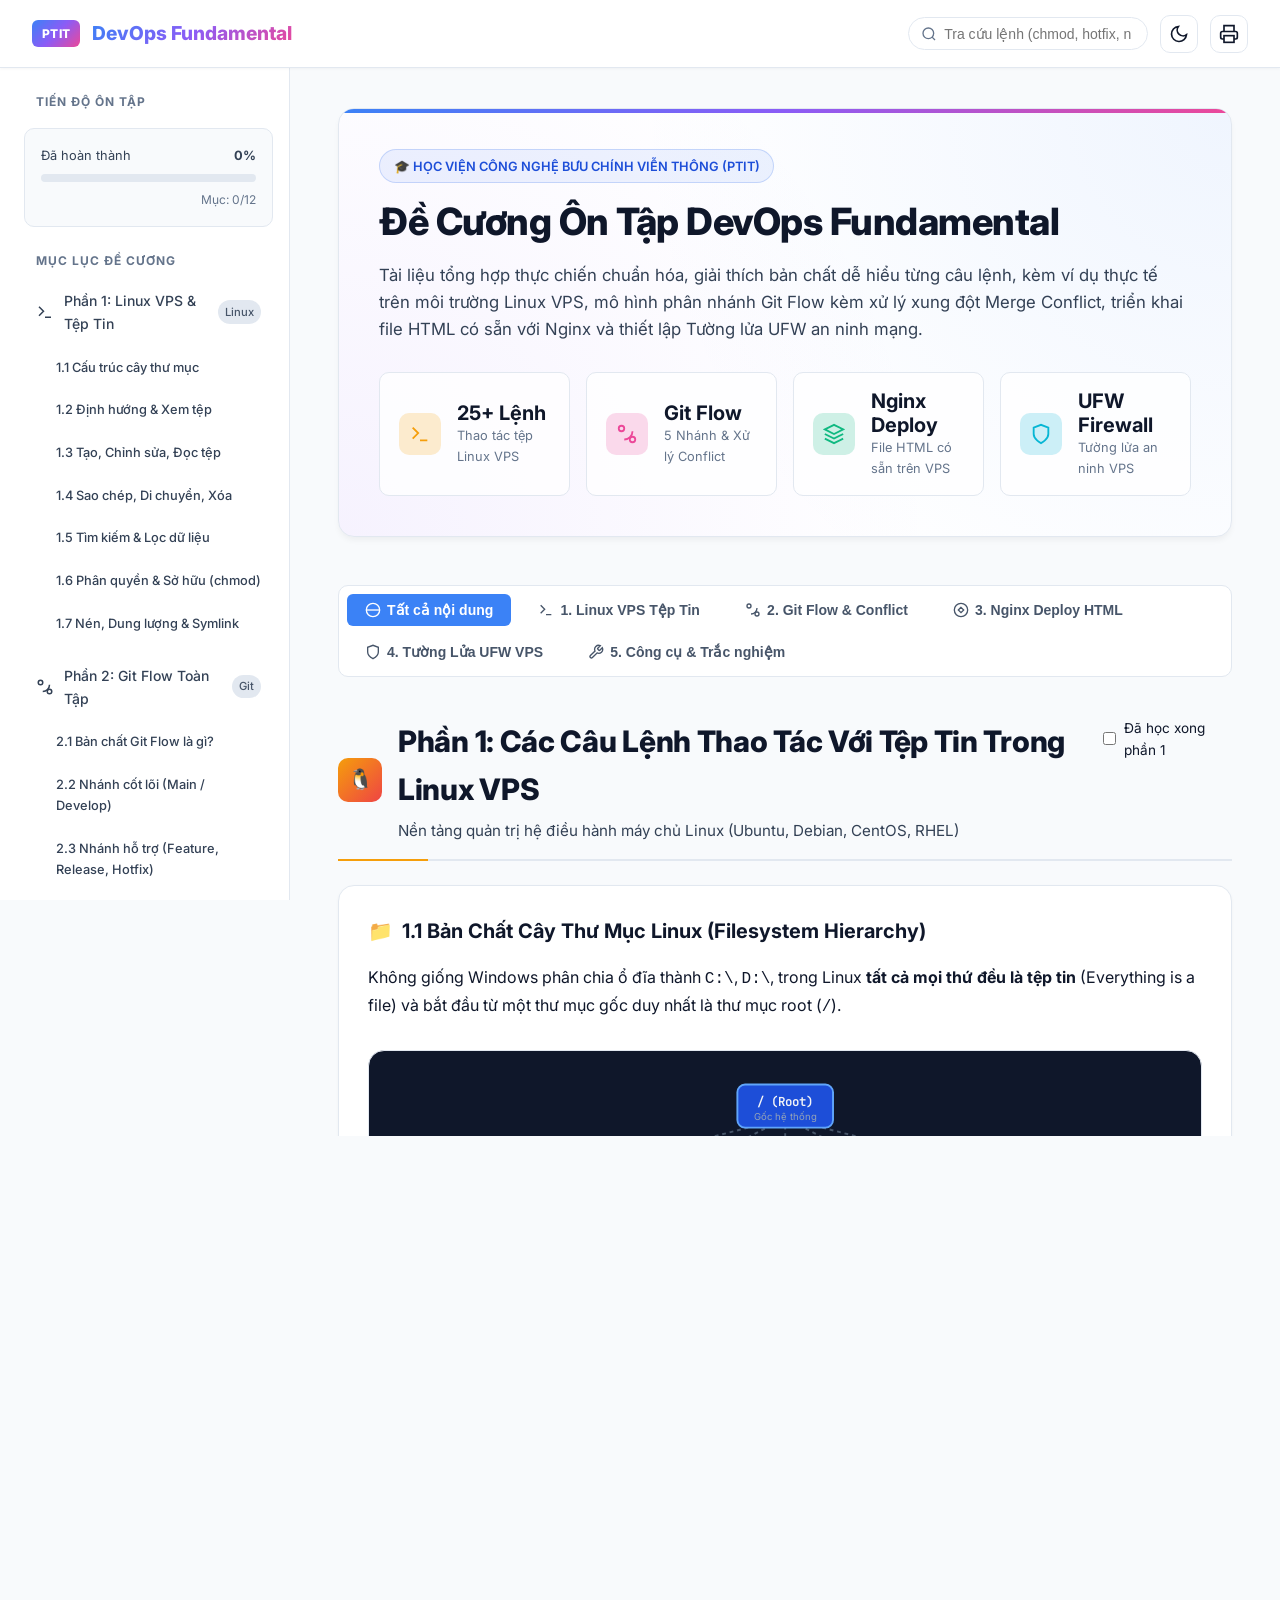
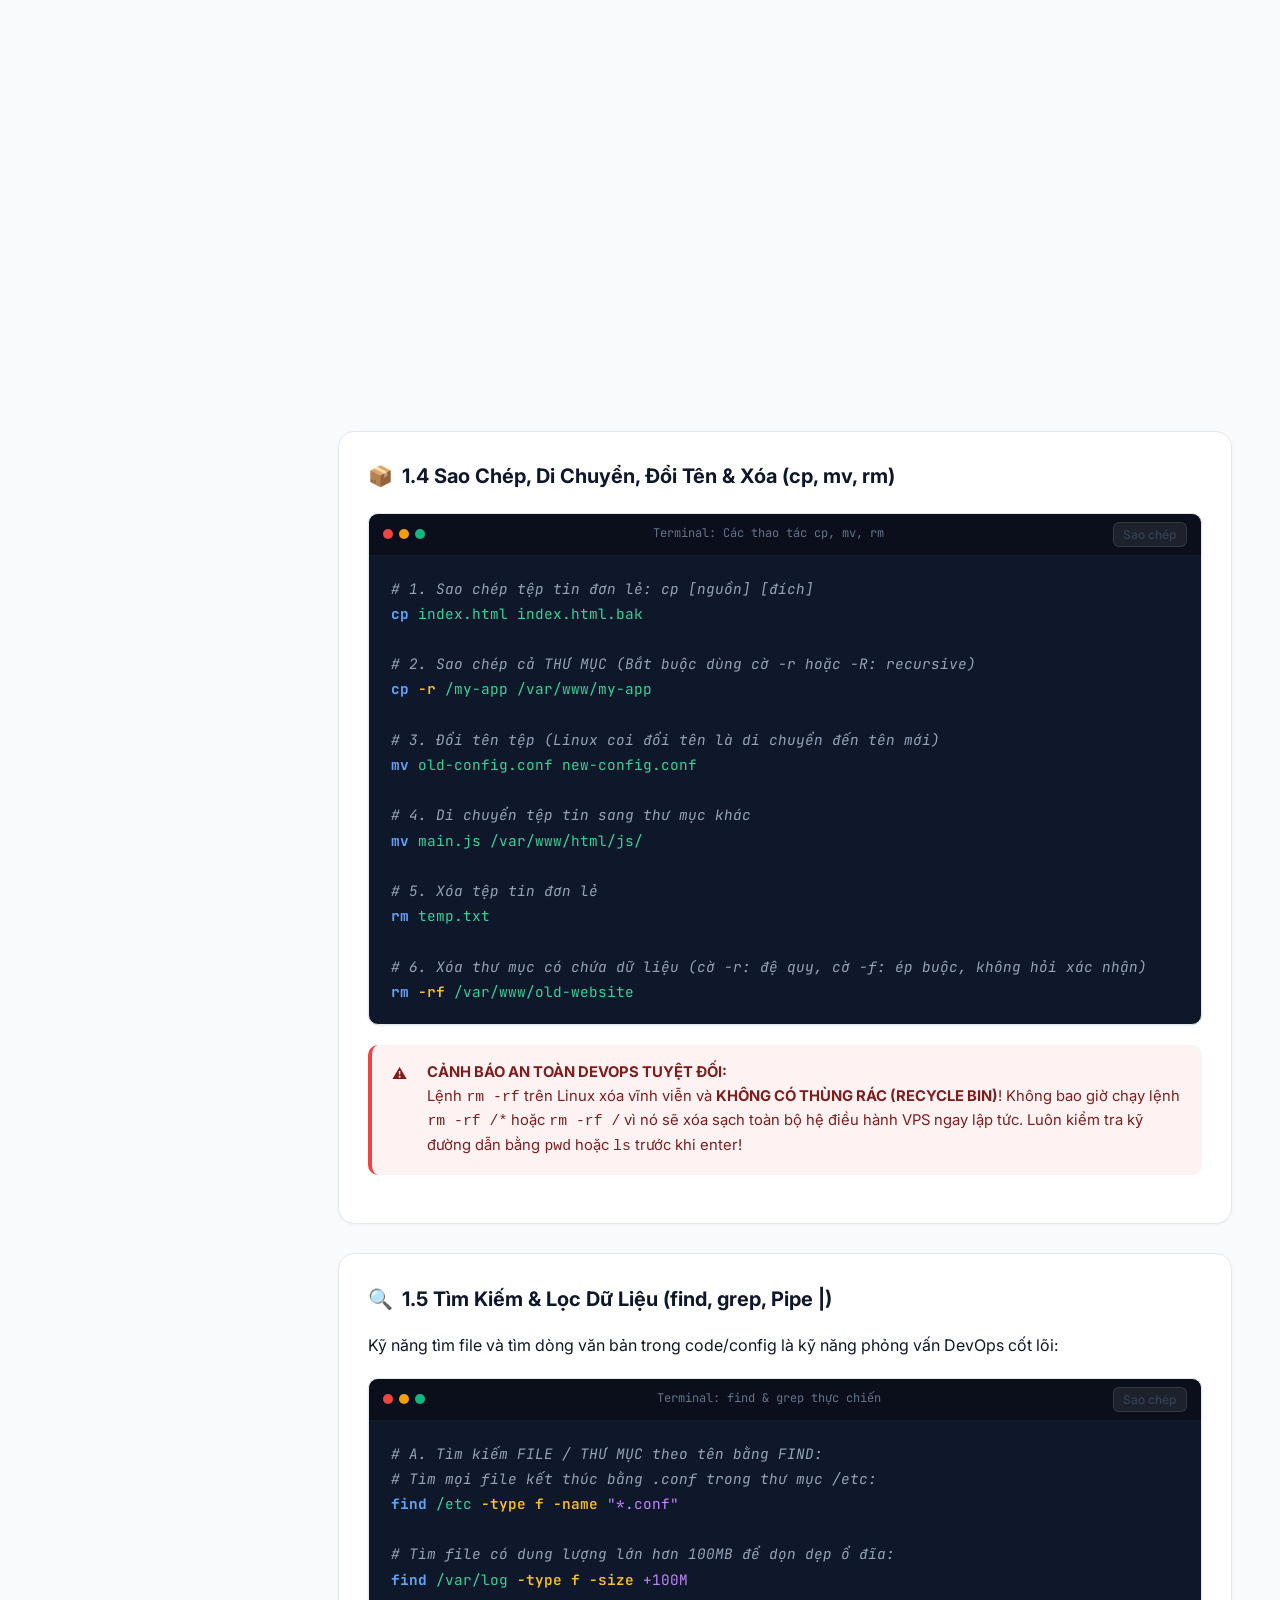
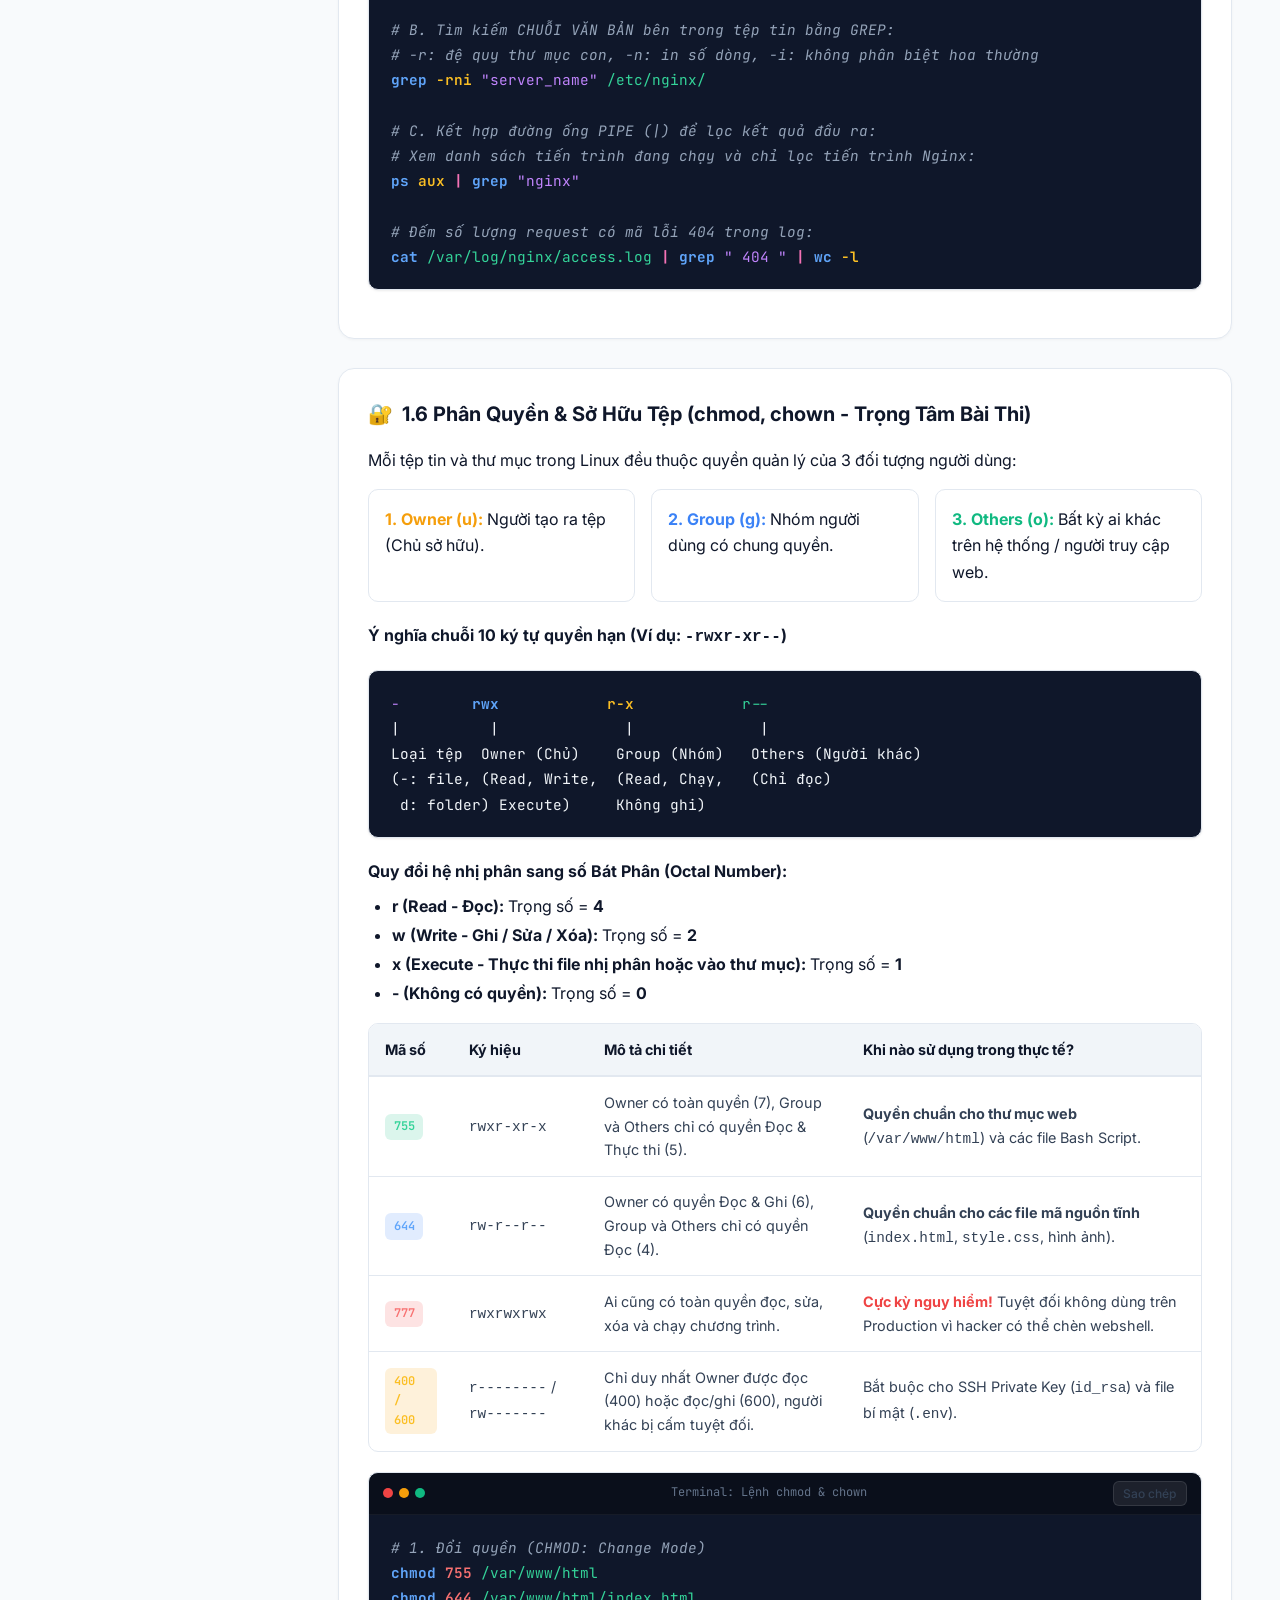
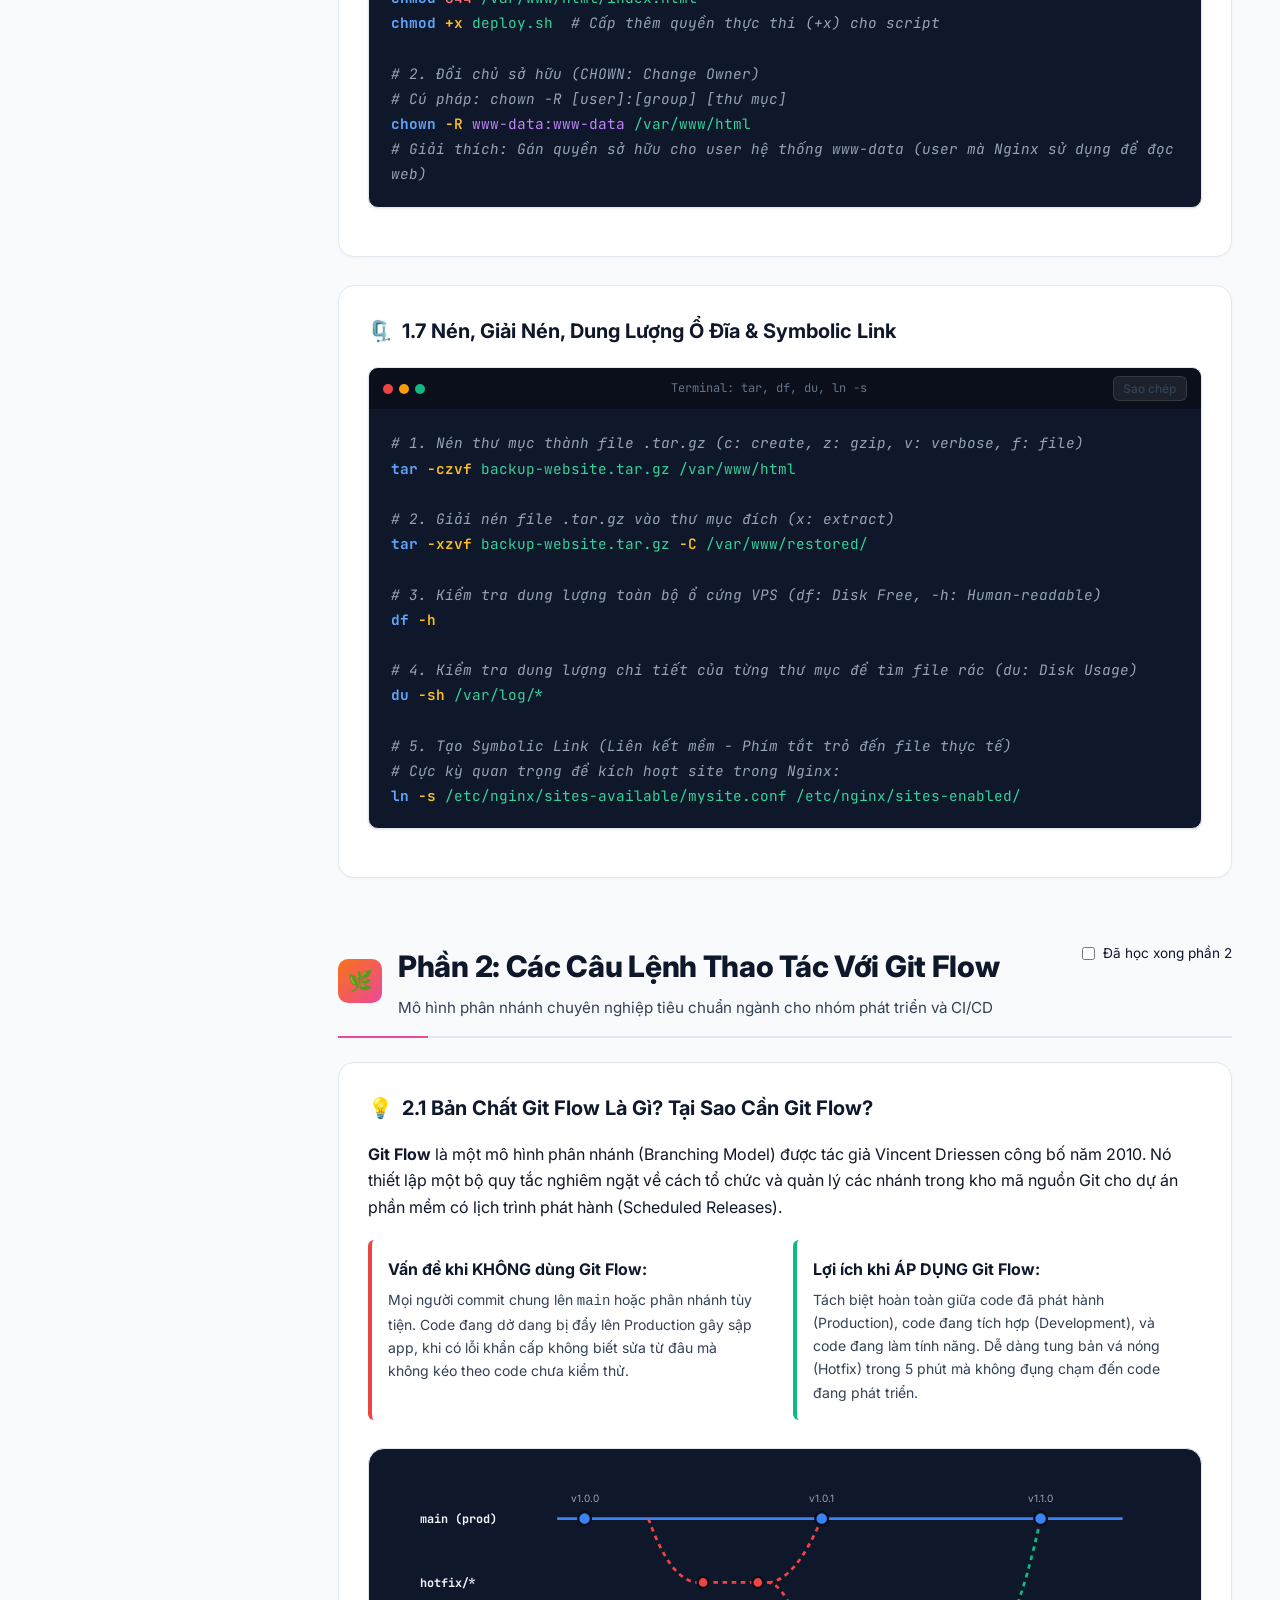
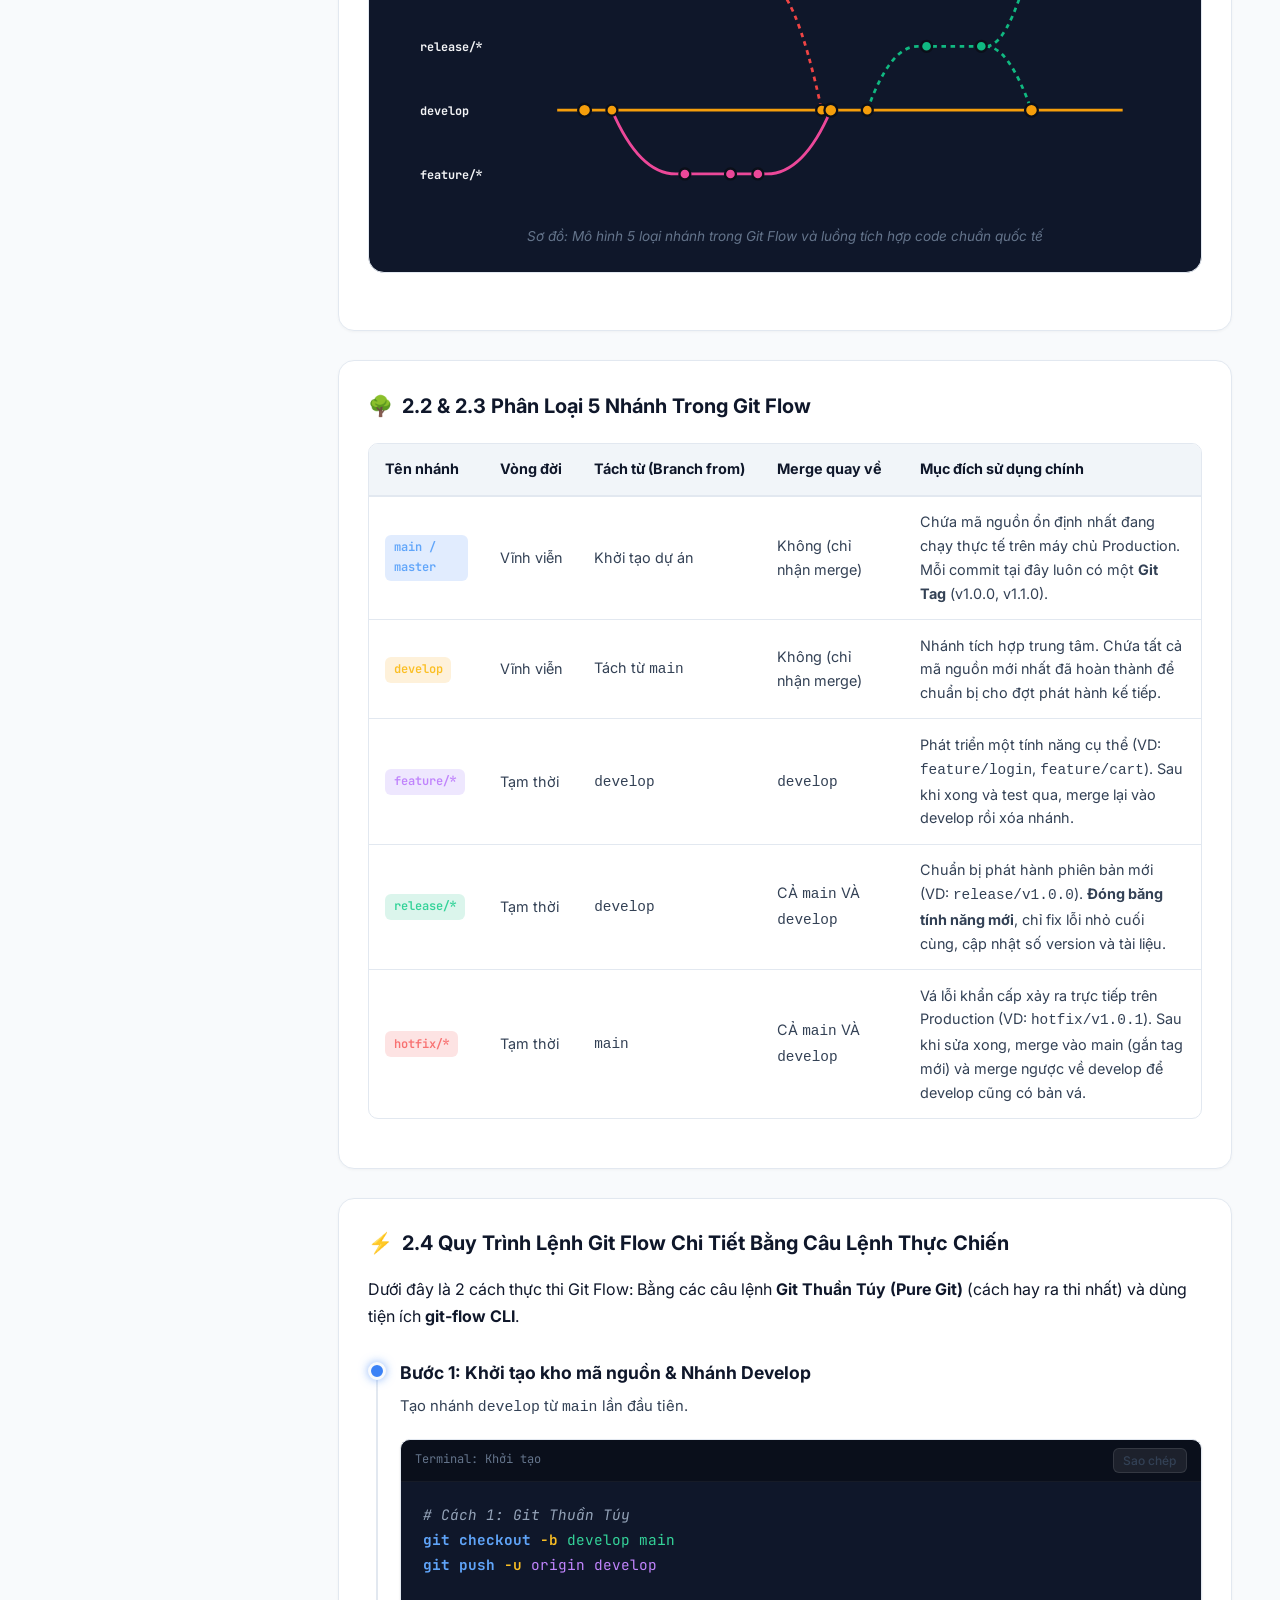
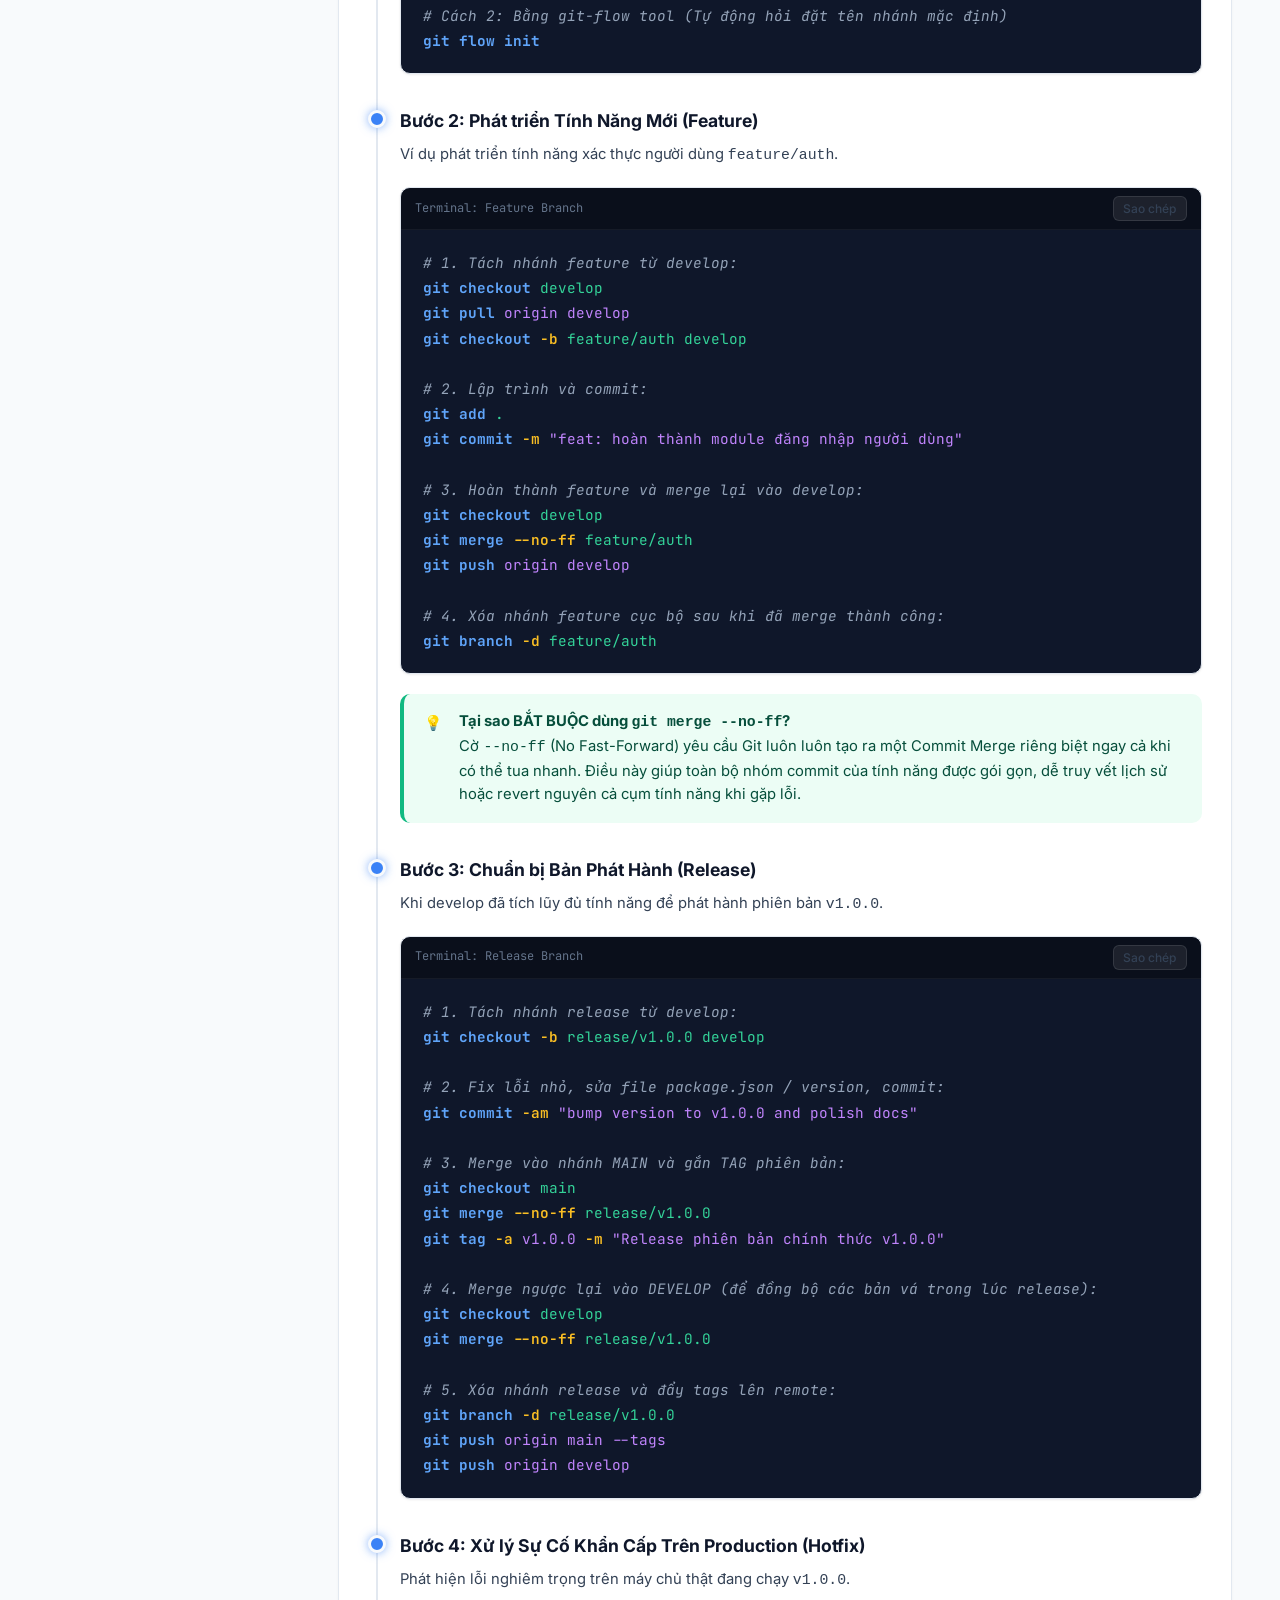
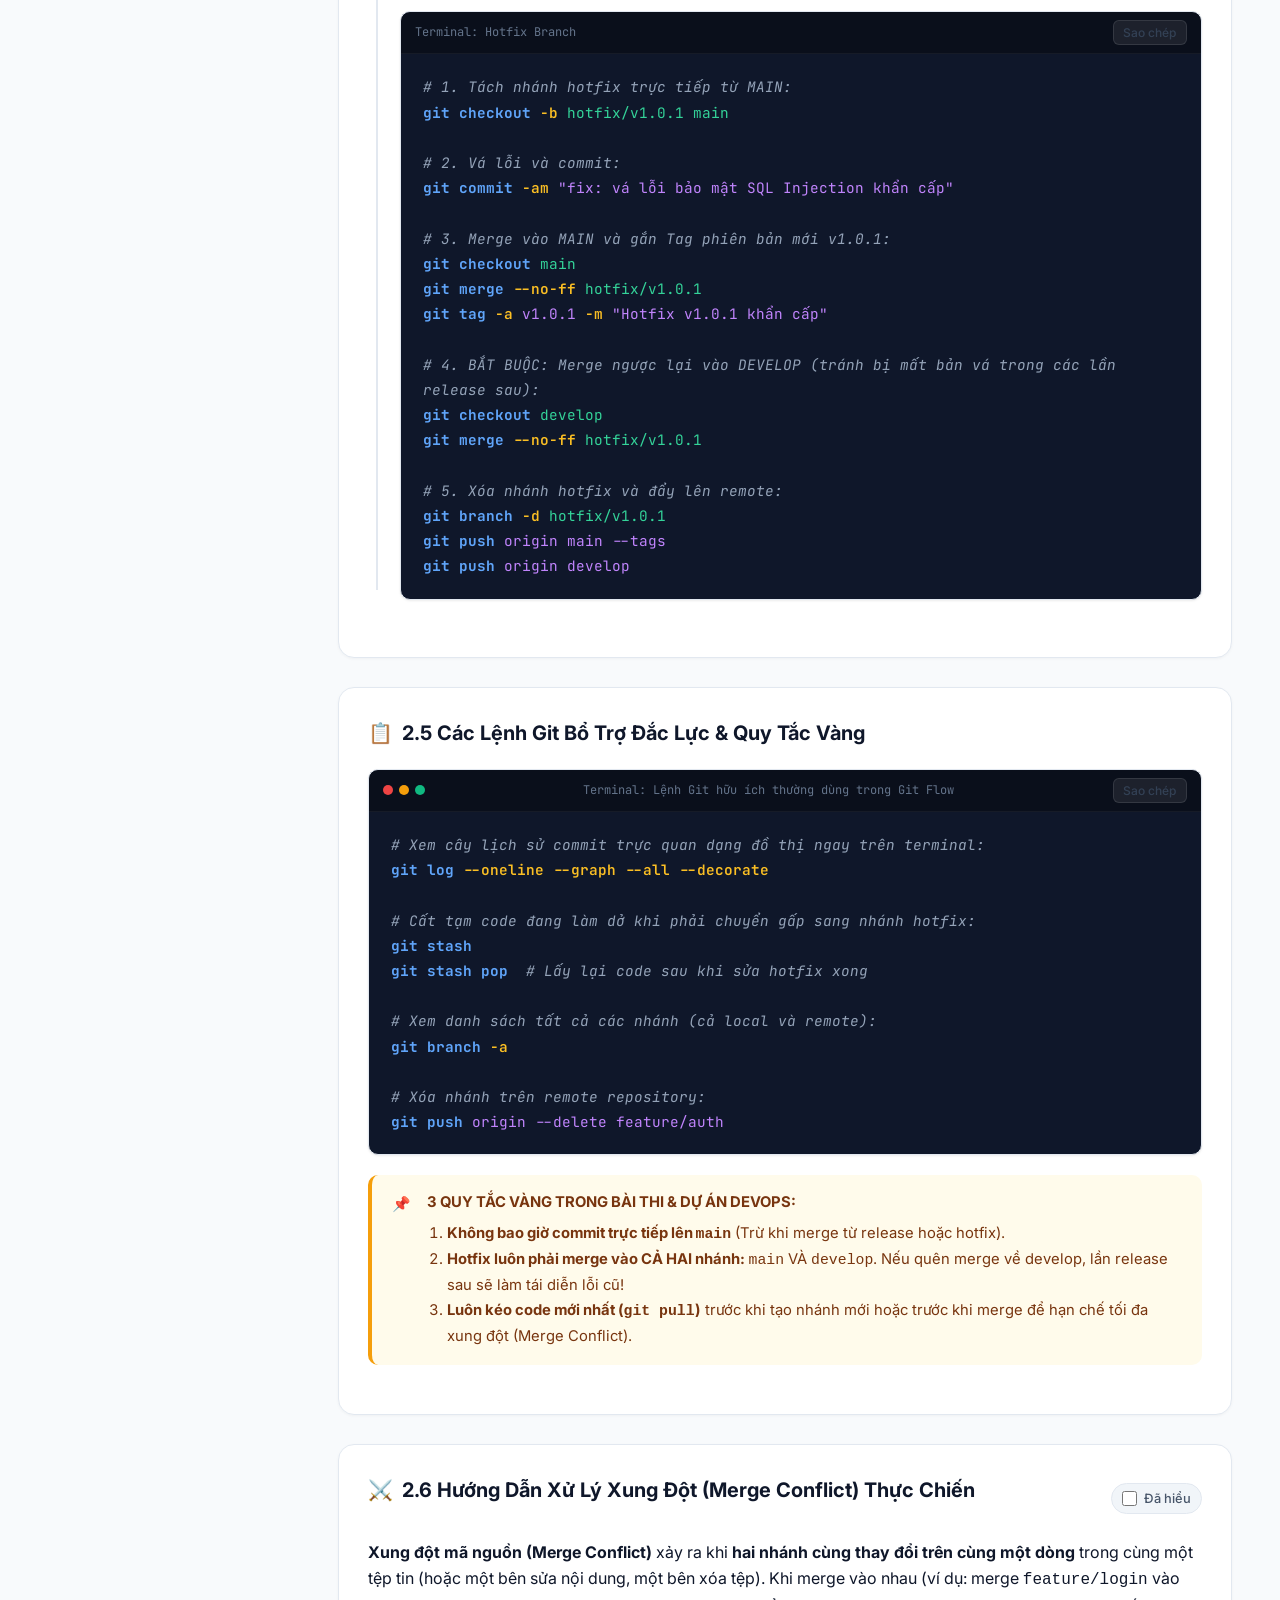
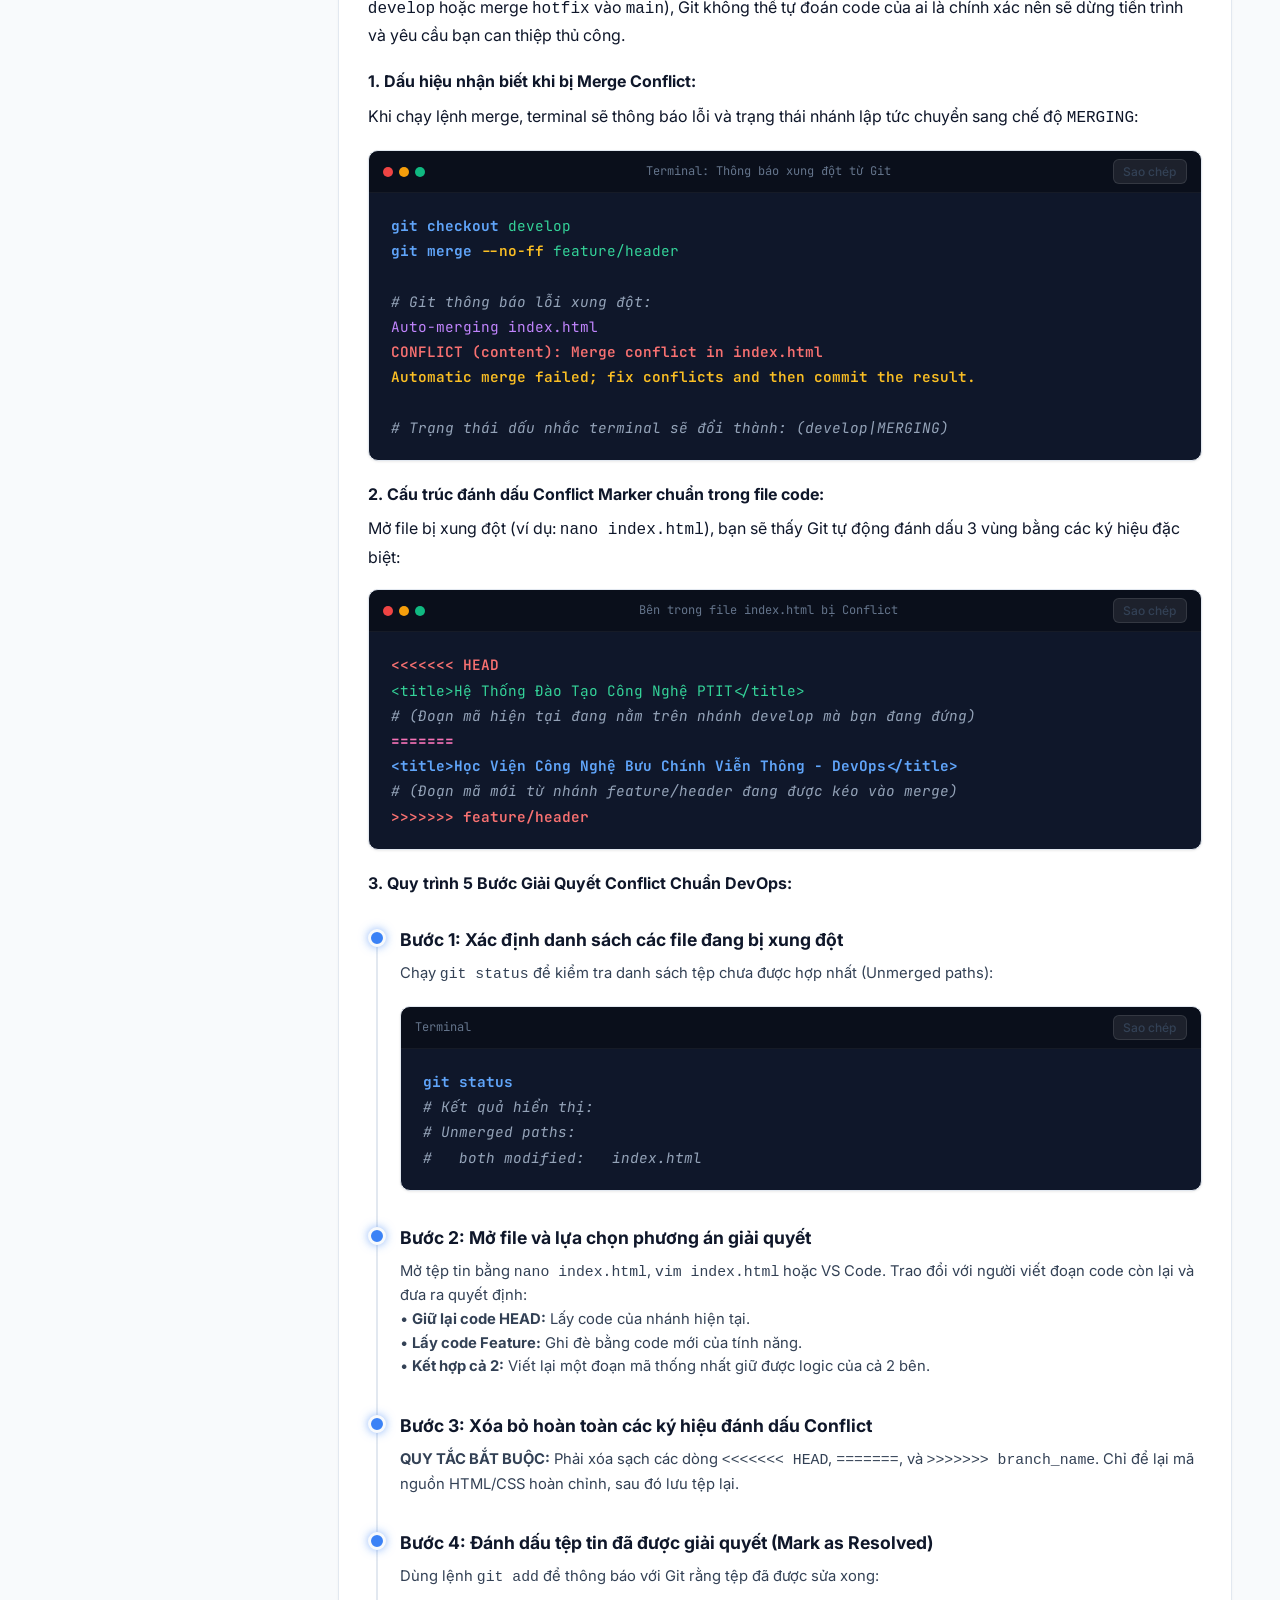
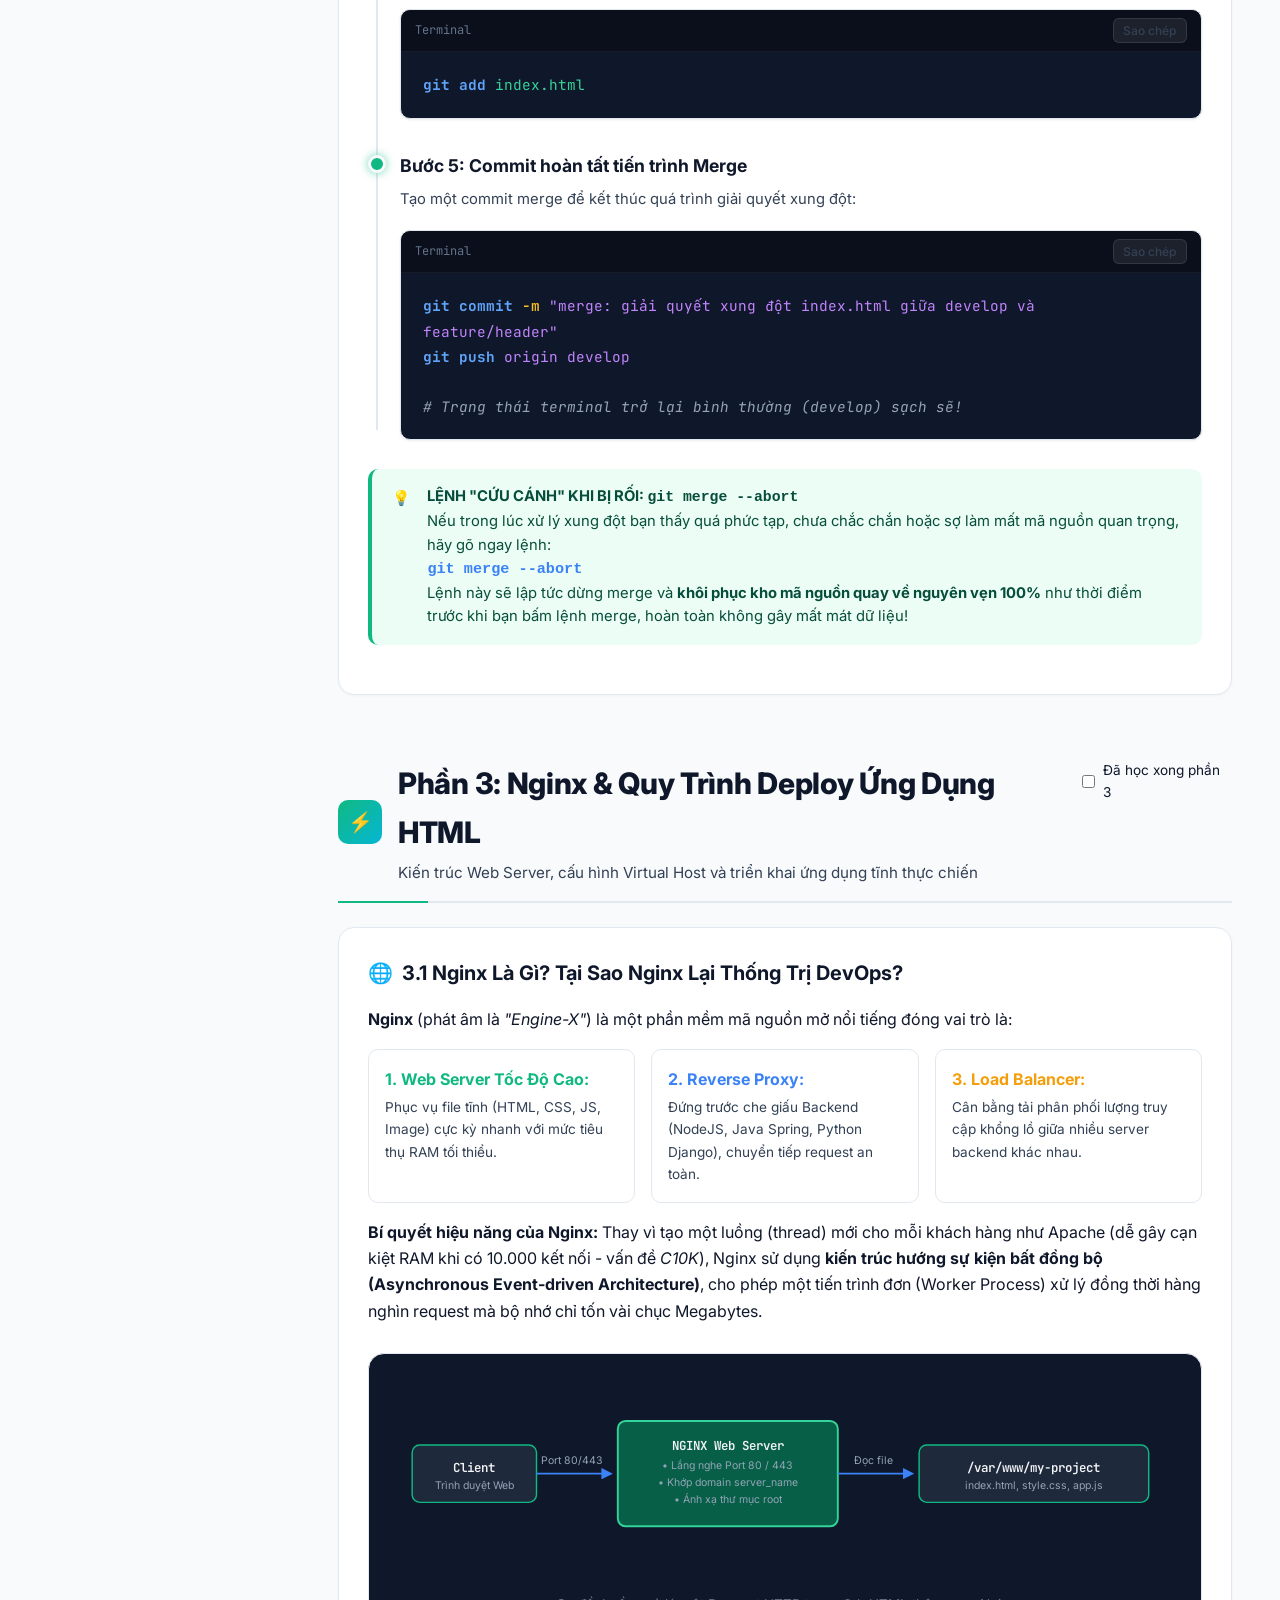
<file: index.html>
<!DOCTYPE html>
<html lang="vi" data-theme="light">
<head>
  <meta charset="UTF-8">
  <meta name="viewport" content="width=device-width, initial-scale=1.0">
  <title>Đề Cương Ôn Tập DevOps Fundamental - Linux VPS, Git Flow & Nginx Deploy | PTIT</title>
  <meta name="description" content="Đề cương ôn tập chi tiết, dễ hiểu môn DevOps Fundamental: Lệnh thao tác tệp tin Linux VPS, quy trình phân nhánh Git Flow, cấu hình và deploy website HTML với Nginx.">
  
  <!-- Google Fonts -->
  <link rel="preconnect" href="https://fonts.googleapis.com">
  <link rel="preconnect" href="https://fonts.gstatic.com" crossorigin>
  <link href="https://fonts.googleapis.com/css2?family=Inter:wght@400;500;600;700;800&family=JetBrains+Mono:wght@400;500;600;700&display=swap" rel="stylesheet">
  
  <!-- Stylesheet -->
  <link rel="stylesheet" href="style.css">
</head>
<body>
  <!-- Reading Progress Bar -->
  <div id="reading-progress"></div>

  <!-- Top Navigation Bar -->
  <header class="top-navbar">
    <div style="display: flex; align-items: center; gap: 1rem;">
      <button class="btn-icon mobile-nav-toggle" aria-label="Mở menu">
        <svg width="20" height="20" viewBox="0 0 24 24" fill="none" stroke="currentColor" stroke-width="2">
          <line x1="3" y1="12" x2="21" y2="12"></line>
          <line x1="3" y1="6" x2="21" y2="6"></line>
          <line x1="3" y1="18" x2="21" y2="18"></line>
        </svg>
      </button>
      <a href="#" class="nav-brand">
        <span class="brand-badge">PTIT</span>
        <span class="brand-title">DevOps Fundamental</span>
      </a>
    </div>

    <div class="nav-controls">
      <!-- Live Search -->
      <div class="nav-search">
        <svg viewBox="0 0 24 24" fill="none" stroke="currentColor" stroke-width="2">
          <circle cx="11" cy="11" r="8"></circle>
          <line x1="21" y1="21" x2="16.65" y2="16.65"></line>
        </svg>
        <input type="text" id="global-search" placeholder="Tra cứu lệnh (chmod, hotfix, nginx...)" aria-label="Tìm kiếm nhanh">
      </div>

      <!-- Theme Toggle -->
      <button class="btn-icon" id="theme-toggle" title="Đổi giao diện Sáng / Tối">
        <svg class="theme-icon" width="20" height="20" viewBox="0 0 24 24" fill="none" stroke="currentColor" stroke-width="2">
          <circle cx="12" cy="12" r="5"></circle>
          <line x1="12" y1="1" x2="12" y2="3"></line>
          <line x1="12" y1="21" x2="12" y2="23"></line>
          <line x1="4.22" y1="4.22" x2="5.64" y2="5.64"></line>
          <line x1="18.36" y1="18.36" x2="19.78" y2="19.78"></line>
          <line x1="1" y1="12" x2="3" y2="12"></line>
          <line x1="21" y1="12" x2="23" y2="12"></line>
          <line x1="4.22" y1="19.78" x2="5.64" y2="18.36"></line>
          <line x1="18.36" y1="5.64" x2="19.78" y2="4.22"></line>
        </svg>
      </button>

      <!-- Print Button -->
      <button class="btn-icon" onclick="window.print()" title="In hoặc Xuất file PDF để ôn tập">
        <svg width="20" height="20" viewBox="0 0 24 24" fill="none" stroke="currentColor" stroke-width="2">
          <polyline points="6 9 6 2 18 2 18 9"></polyline>
          <path d="M6 18H4a2 2 0 0 1-2-2v-5a2 2 0 0 1 2-2h16a2 2 0 0 1 2 2v5a2 2 0 0 1-2 2h-2"></path>
          <rect x="6" y="14" width="12" height="8"></rect>
        </svg>
      </button>
    </div>
  </header>

  <!-- Main Container -->
  <div class="app-container">
    <!-- Sidebar Navigation -->
    <aside class="app-sidebar">
      <div class="sidebar-section-title">Tiến độ ôn tập</div>
      <div class="sidebar-progress">
        <div class="sidebar-progress-header">
          <span>Đã hoàn thành</span>
          <strong id="progress-percent">0%</strong>
        </div>
        <div class="progress-bar-bg">
          <div class="progress-bar-fill" id="sidebar-progress-fill"></div>
        </div>
        <div style="font-size: 0.75rem; color: var(--text-muted); margin-top: 0.5rem; text-align: right;">
          Mục: <span id="completed-count">0/12</span>
        </div>
      </div>

      <div class="sidebar-section-title" style="margin-top: 1.5rem;">Mục Lục Đề Cương</div>
      <ul class="sidebar-nav-list">
        <li class="sidebar-nav-item">
          <a href="#phan-1-linux" class="sidebar-nav-link">
            <svg class="icon" viewBox="0 0 24 24" fill="none" stroke="currentColor" stroke-width="2"><path d="M4 17l6-6-6-6M12 19h8"/></svg>
            <span>Phần 1: Linux VPS & Tệp Tin</span>
            <span class="sidebar-badge">Linux</span>
          </a>
        </li>
        <li class="sidebar-nav-item">
          <a href="#linux-cautruc" class="sidebar-nav-link" style="padding-left: 2rem; font-size: 0.8rem;">
            <span>1.1 Cấu trúc cây thư mục</span>
          </a>
        </li>
        <li class="sidebar-nav-item">
          <a href="#linux-dieuhuong" class="sidebar-nav-link" style="padding-left: 2rem; font-size: 0.8rem;">
            <span>1.2 Định hướng & Xem tệp</span>
          </a>
        </li>
        <li class="sidebar-nav-item">
          <a href="#linux-thaotac" class="sidebar-nav-link" style="padding-left: 2rem; font-size: 0.8rem;">
            <span>1.3 Tạo, Chỉnh sửa, Đọc tệp</span>
          </a>
        </li>
        <li class="sidebar-nav-item">
          <a href="#linux-saochep" class="sidebar-nav-link" style="padding-left: 2rem; font-size: 0.8rem;">
            <span>1.4 Sao chép, Di chuyển, Xóa</span>
          </a>
        </li>
        <li class="sidebar-nav-item">
          <a href="#linux-timkiem" class="sidebar-nav-link" style="padding-left: 2rem; font-size: 0.8rem;">
            <span>1.5 Tìm kiếm & Lọc dữ liệu</span>
          </a>
        </li>
        <li class="sidebar-nav-item">
          <a href="#linux-phanquyen" class="sidebar-nav-link" style="padding-left: 2rem; font-size: 0.8rem;">
            <span>1.6 Phân quyền & Sở hữu (chmod)</span>
          </a>
        </li>
        <li class="sidebar-nav-item">
          <a href="#linux-nen" class="sidebar-nav-link" style="padding-left: 2rem; font-size: 0.8rem;">
            <span>1.7 Nén, Dung lượng & Symlink</span>
          </a>
        </li>

        <li class="sidebar-nav-item" style="margin-top: 0.75rem;">
          <a href="#phan-2-gitflow" class="sidebar-nav-link">
            <svg class="icon" viewBox="0 0 24 24" fill="none" stroke="currentColor" stroke-width="2"><circle cx="18" cy="18" r="3"></circle><circle cx="6" cy="6" r="3"></circle><path d="M18 9a9 9 0 0 1-9 9"></path></svg>
            <span>Phần 2: Git Flow Toàn Tập</span>
            <span class="sidebar-badge">Git</span>
          </a>
        </li>
        <li class="sidebar-nav-item">
          <a href="#git-khainiem" class="sidebar-nav-link" style="padding-left: 2rem; font-size: 0.8rem;">
            <span>2.1 Bản chất Git Flow là gì?</span>
          </a>
        </li>
        <li class="sidebar-nav-item">
          <a href="#git-nhanhchinh" class="sidebar-nav-link" style="padding-left: 2rem; font-size: 0.8rem;">
            <span>2.2 Nhánh cốt lõi (Main / Develop)</span>
          </a>
        </li>
        <li class="sidebar-nav-item">
          <a href="#git-nhanhphu" class="sidebar-nav-link" style="padding-left: 2rem; font-size: 0.8rem;">
            <span>2.3 Nhánh hỗ trợ (Feature, Release, Hotfix)</span>
          </a>
        </li>
        <li class="sidebar-nav-item">
          <a href="#git-quytrinh" class="sidebar-nav-link" style="padding-left: 2rem; font-size: 0.8rem;">
            <span>2.4 Quy trình lệnh chi tiết từng bước</span>
          </a>
        </li>
        <li class="sidebar-nav-item">
          <a href="#git-bangtracuu" class="sidebar-nav-link" style="padding-left: 2rem; font-size: 0.8rem;">
            <span>2.5 Bảng tra cứu & Quy tắc vàng</span>
          </a>
        </li>
        <li class="sidebar-nav-item">
          <a href="#git-conflict" class="sidebar-nav-link" style="padding-left: 2rem; font-size: 0.8rem;">
            <span>2.6 Hướng dẫn xử lý Merge Conflict</span>
          </a>
        </li>

        <li class="sidebar-nav-item" style="margin-top: 0.75rem;">
          <a href="#phan-3-nginx" class="sidebar-nav-link">
            <svg class="icon" viewBox="0 0 24 24" fill="none" stroke="currentColor" stroke-width="2"><circle cx="12" cy="12" r="10"></circle><polygon points="12 8 8 12 12 16 16 12 12 8"></polygon></svg>
            <span>Phần 3: Nginx & Deploy HTML</span>
            <span class="sidebar-badge">Nginx</span>
          </a>
        </li>
        <li class="sidebar-nav-item">
          <a href="#nginx-khainiem" class="sidebar-nav-link" style="padding-left: 2rem; font-size: 0.8rem;">
            <span>3.1 Nginx là gì & Kiến trúc</span>
          </a>
        </li>
        <li class="sidebar-nav-item">
          <a href="#nginx-caidat" class="sidebar-nav-link" style="padding-left: 2rem; font-size: 0.8rem;">
            <span>3.2 Cài đặt & Lệnh systemctl</span>
          </a>
        </li>
        <li class="sidebar-nav-item">
          <a href="#nginx-cautruc" class="sidebar-nav-link" style="padding-left: 2rem; font-size: 0.8rem;">
            <span>3.3 Cấu trúc thư mục Nginx</span>
          </a>
        </li>
        <li class="sidebar-nav-item">
          <a href="#nginx-serverblock" class="sidebar-nav-link" style="padding-left: 2rem; font-size: 0.8rem;">
            <span>3.4 Cấu hình Virtual Host tĩnh</span>
          </a>
        </li>
        <li class="sidebar-nav-item">
          <a href="#nginx-deploy" class="sidebar-nav-link" style="padding-left: 2rem; font-size: 0.8rem;">
            <span>3.5 Deploy File HTML Có Sẵn Trên VPS</span>
          </a>
        </li>
        <li class="sidebar-nav-item">
          <a href="#nginx-troubleshoot" class="sidebar-nav-link" style="padding-left: 2rem; font-size: 0.8rem;">
            <span>3.6 Khắc phục lỗi 403, 404, 502</span>
          </a>
        </li>

        <li class="sidebar-nav-item" style="margin-top: 0.75rem;">
          <a href="#phan-4-ufw" class="sidebar-nav-link">
            <svg class="icon" viewBox="0 0 24 24" fill="none" stroke="currentColor" stroke-width="2"><path d="M12 22s8-4 8-10V5l-8-3-8 3v7c0 6 8 10 8 10z"></path></svg>
            <span>Phần 4: Tường Lửa UFW (Firewall)</span>
            <span class="sidebar-badge" style="background: rgba(6, 182, 212, 0.2); color: var(--accent-cyan);">UFW</span>
          </a>
        </li>
        <li class="sidebar-nav-item">
          <a href="#ufw-khainiem" class="sidebar-nav-link" style="padding-left: 2rem; font-size: 0.8rem;">
            <span>4.1 Khái niệm & Nguyên lý UFW</span>
          </a>
        </li>
        <li class="sidebar-nav-item">
          <a href="#ufw-trangthai" class="sidebar-nav-link" style="padding-left: 2rem; font-size: 0.8rem;">
            <span>4.2 Lệnh trạng thái & Bật/Tắt</span>
          </a>
        </li>
        <li class="sidebar-nav-item">
          <a href="#ufw-ssh" class="sidebar-nav-link" style="padding-left: 2rem; font-size: 0.8rem;">
            <span>4.3 Mở cổng SSH 22 (Quy tắc sống còn)</span>
          </a>
        </li>
        <li class="sidebar-nav-item">
          <a href="#ufw-webports" class="sidebar-nav-link" style="padding-left: 2rem; font-size: 0.8rem;">
            <span>4.4 Mở cổng 80, 443 & App profile</span>
          </a>
        </li>
        <li class="sidebar-nav-item">
          <a href="#ufw-ipfilter" class="sidebar-nav-link" style="padding-left: 2rem; font-size: 0.8rem;">
            <span>4.5 Cho phép / Chặn địa chỉ IP</span>
          </a>
        </li>
        <li class="sidebar-nav-item">
          <a href="#ufw-rules" class="sidebar-nav-link" style="padding-left: 2rem; font-size: 0.8rem;">
            <span>4.6 Quản lý & Xóa quy tắc</span>
          </a>
        </li>

        <li class="sidebar-nav-item" style="margin-top: 0.75rem;">
          <a href="#phan-5-congcu" class="sidebar-nav-link">
            <svg class="icon" viewBox="0 0 24 24" fill="none" stroke="currentColor" stroke-width="2"><path d="M14.7 6.3a1 1 0 0 0 0 1.4l1.6 1.6a1 1 0 0 0 1.4 0l3.77-3.77a6 6 0 0 1-7.94 7.94l-6.91 6.91a2.12 2.12 0 0 1-3-3l6.91-6.91a6 6 0 0 1 7.94-7.94l-3.76 3.76z"></path></svg>
            <span>Phần 5: Công Cụ & Trắc Nghiệm</span>
            <span class="sidebar-badge">Test</span>
          </a>
        </li>
      </ul>
    </aside>

    <!-- Main Content -->
    <main class="app-content">
      <!-- Hero Banner -->
      <section class="hero-banner">
        <div class="hero-tag">
          <span>🎓 HỌC VIỆN CÔNG NGHỆ BƯU CHÍNH VIỄN THÔNG (PTIT)</span>
        </div>
        <h1 class="hero-title">Đề Cương Ôn Tập DevOps Fundamental</h1>
        <p class="hero-desc">
          Tài liệu tổng hợp thực chiến chuẩn hóa, giải thích bản chất dễ hiểu từng câu lệnh, kèm ví dụ thực tế trên môi trường Linux VPS, mô hình phân nhánh Git Flow kèm xử lý xung đột Merge Conflict, triển khai file HTML có sẵn với Nginx và thiết lập Tường lửa UFW an ninh mạng.
        </p>

        <div class="hero-stats">
          <div class="hero-stat-card">
            <div class="stat-icon linux">
              <svg width="22" height="22" viewBox="0 0 24 24" fill="none" stroke="currentColor" stroke-width="2"><path d="M4 17l6-6-6-6M12 19h8"/></svg>
            </div>
            <div>
              <div class="stat-number">25+ Lệnh</div>
              <div class="stat-label">Thao tác tệp Linux VPS</div>
            </div>
          </div>

          <div class="hero-stat-card">
            <div class="stat-icon git">
              <svg width="22" height="22" viewBox="0 0 24 24" fill="none" stroke="currentColor" stroke-width="2"><circle cx="18" cy="18" r="3"></circle><circle cx="6" cy="6" r="3"></circle><path d="M18 9a9 9 0 0 1-9 9"></path></svg>
            </div>
            <div>
              <div class="stat-number">Git Flow</div>
              <div class="stat-label">5 Nhánh & Xử lý Conflict</div>
            </div>
          </div>

          <div class="hero-stat-card">
            <div class="stat-icon nginx">
              <svg width="22" height="22" viewBox="0 0 24 24" fill="none" stroke="currentColor" stroke-width="2"><polygon points="12 2 2 7 12 12 22 7 12 2"></polygon><polyline points="2 17 12 22 22 17"></polyline><polyline points="2 12 12 17 22 12"></polyline></svg>
            </div>
            <div>
              <div class="stat-number">Nginx Deploy</div>
              <div class="stat-label">File HTML có sẵn trên VPS</div>
            </div>
          </div>

          <div class="hero-stat-card">
            <div class="stat-icon" style="background: rgba(6, 182, 212, 0.2); color: var(--accent-cyan);">
              <svg width="22" height="22" viewBox="0 0 24 24" fill="none" stroke="currentColor" stroke-width="2"><path d="M12 22s8-4 8-10V5l-8-3-8 3v7c0 6 8 10 8 10z"></path></svg>
            </div>
            <div>
              <div class="stat-number">UFW Firewall</div>
              <div class="stat-label">Tường lửa an ninh VPS</div>
            </div>
          </div>
        </div>
      </section>

      <!-- Category Filter Tabs -->
      <div class="filter-container">
        <button class="filter-btn active" data-filter="all">
          <svg width="16" height="16" viewBox="0 0 24 24" fill="none" stroke="currentColor" stroke-width="2"><circle cx="12" cy="12" r="10"></circle><line x1="2" y1="12" x2="22" y2="12"></line></svg>
          Tất cả nội dung
        </button>
        <button class="filter-btn" data-filter="linux">
          <svg width="16" height="16" viewBox="0 0 24 24" fill="none" stroke="currentColor" stroke-width="2"><path d="M4 17l6-6-6-6M12 19h8"/></svg>
          1. Linux VPS Tệp Tin
        </button>
        <button class="filter-btn" data-filter="git">
          <svg width="16" height="16" viewBox="0 0 24 24" fill="none" stroke="currentColor" stroke-width="2"><circle cx="18" cy="18" r="3"></circle><circle cx="6" cy="6" r="3"></circle><path d="M18 9a9 9 0 0 1-9 9"></path></svg>
          2. Git Flow & Conflict
        </button>
        <button class="filter-btn" data-filter="nginx">
          <svg width="16" height="16" viewBox="0 0 24 24" fill="none" stroke="currentColor" stroke-width="2"><circle cx="12" cy="12" r="10"></circle><polygon points="12 8 8 12 12 16 16 12 12 8"></polygon></svg>
          3. Nginx Deploy HTML
        </button>
        <button class="filter-btn" data-filter="ufw">
          <svg width="16" height="16" viewBox="0 0 24 24" fill="none" stroke="currentColor" stroke-width="2"><path d="M12 22s8-4 8-10V5l-8-3-8 3v7c0 6 8 10 8 10z"></path></svg>
          4. Tường Lửa UFW VPS
        </button>
        <button class="filter-btn" data-filter="tools">
          <svg width="16" height="16" viewBox="0 0 24 24" fill="none" stroke="currentColor" stroke-width="2"><path d="M14.7 6.3a1 1 0 0 0 0 1.4l1.6 1.6a1 1 0 0 0 1.4 0l3.77-3.77a6 6 0 0 1-7.94 7.94l-6.91 6.91a2.12 2.12 0 0 1-3-3l6.91-6.91a6 6 0 0 1 7.94-7.94l-3.76 3.76z"></path></svg>
          5. Công cụ & Trắc nghiệm
        </button>
      </div>

      <!-- ==============================================================
           PHẦN 1: CÁC CÂU LỆNH THAO TÁC VỚI TỆP TIN TRONG LINUX VPS
           ============================================================== -->
      <section class="topic-section linux" id="phan-1-linux">
        <div class="section-header">
          <div class="section-title-wrap">
            <div class="section-badge linux">🐧</div>
            <div>
              <h2 class="section-title">Phần 1: Các Câu Lệnh Thao Tác Với Tệp Tin Trong Linux VPS</h2>
              <p class="section-subtitle">Nền tảng quản trị hệ điều hành máy chủ Linux (Ubuntu, Debian, CentOS, RHEL)</p>
            </div>
          </div>
          <label style="display: flex; align-items: center; gap: 0.5rem; font-size: 0.85rem; cursor: pointer;">
            <input type="checkbox" class="topic-check" data-topic="linux-p1"> Đã học xong phần 1
          </label>
        </div>

        <!-- 1.1 Cấu trúc cây thư mục Linux -->
        <article class="content-card" id="linux-cautruc">
          <h3 class="card-title">
            <span class="icon-mini">📁</span> 1.1 Bản Chất Cây Thư Mục Linux (Filesystem Hierarchy)
          </h3>
          <p>
            Không giống Windows phân chia ổ đĩa thành <code>C:\</code>, <code>D:\</code>, trong Linux <strong>tất cả mọi thứ đều là tệp tin</strong> (Everything is a file) và bắt đầu từ một thư mục gốc duy nhất là thư mục root (<code>/</code>).
          </p>

          <!-- SVG Diagram: Linux Directory Tree -->
          <div class="diagram-wrapper">
            <svg viewBox="0 0 820 220" width="100%" height="auto" xmlns="http://www.w3.org/2000/svg">
              <style>
                .tree-box { fill: #1e293b; stroke: #3b82f6; stroke-width: 1.5; rx: 8; }
                .tree-box-root { fill: #1d4ed8; stroke: #60a5fa; stroke-width: 2; rx: 8; }
                .tree-box-web { fill: #065f46; stroke: #34d399; stroke-width: 2; rx: 8; }
                .tree-text { fill: #f3f4f6; font-family: 'JetBrains Mono', monospace; font-size: 13px; font-weight: 600; text-anchor: middle; }
                .tree-sub { fill: #94a3b8; font-family: 'Inter', sans-serif; font-size: 10px; text-anchor: middle; }
                .tree-line { stroke: #475569; stroke-width: 2; stroke-dasharray: 4,4; }
              </style>
              <!-- Lines from Root -->
              <line x1="410" y1="45" x2="80" y2="130" class="tree-line" />
              <line x1="410" y1="45" x2="245" y2="130" class="tree-line" />
              <line x1="410" y1="45" x2="410" y2="130" class="tree-line" />
              <line x1="410" y1="45" x2="575" y2="130" class="tree-line" />
              <line x1="410" y1="45" x2="740" y2="130" class="tree-line" />

              <!-- Root Node -->
              <rect x="360" y="10" width="100" height="45" class="tree-box-root" />
              <text x="410" y="32" class="tree-text">/ (Root)</text>
              <text x="410" y="47" class="tree-sub">Gốc hệ thống</text>

              <!-- Node /etc -->
              <rect x="25" y="130" width="110" height="60" class="tree-box" />
              <text x="80" y="155" class="tree-text">/etc</text>
              <text x="80" y="172" class="tree-sub">Cấu hình hệ thống</text>
              <text x="80" y="184" class="tree-sub">(nginx, ssh, ufw)</text>

              <!-- Node /var -->
              <rect x="190" y="130" width="110" height="60" class="tree-box-web" />
              <text x="245" y="155" class="tree-text">/var</text>
              <text x="245" y="172" class="tree-sub">Dữ liệu biến động</text>
              <text x="245" y="184" class="tree-sub">/var/www (Web), logs</text>

              <!-- Node /home & /root -->
              <rect x="355" y="130" width="110" height="60" class="tree-box" />
              <text x="410" y="155" class="tree-text">/root & /home</text>
              <text x="410" y="172" class="tree-sub">Thư mục cá nhân</text>
              <text x="410" y="184" class="tree-sub">User thường & Super</text>

              <!-- Node /bin & /usr/bin -->
              <rect x="520" y="130" width="110" height="60" class="tree-box" />
              <text x="575" y="155" class="tree-text">/bin & /usr</text>
              <text x="575" y="172" class="tree-sub">Chương trình lệnh</text>
              <text x="575" y="184" class="tree-sub">ls, cp, rm, git...</text>

              <!-- Node /tmp -->
              <rect x="685" y="130" width="110" height="60" class="tree-box" />
              <text x="740" y="155" class="tree-text">/tmp</text>
              <text x="740" y="172" class="tree-sub">Tệp tạm thời</text>
              <text x="740" y="184" class="tree-sub">Tự dọn khi reboot</text>
            </svg>
            <div class="diagram-caption">Sơ đồ: Cấu trúc thư mục cốt lõi trên máy chủ Linux VPS mà kỹ sư DevOps cần nắm vững</div>
          </div>

          <div class="callout callout-info">
            <span class="callout-icon">💡</span>
            <div>
              <strong>Phân biệt đường dẫn Tuyệt đối vs Tương đối:</strong>
              <ul style="margin-top: 0.35rem; padding-left: 1.2rem;">
                <li><strong>Đường dẫn tuyệt đối (Absolute Path):</strong> Luôn bắt đầu bằng dấu gạch chéo <code>/</code>, ví dụ <code>/var/www/html/index.html</code>. Luôn chỉ đúng 1 nơi dù bạn đang đứng ở đâu.</li>
                <li><strong>Đường dẫn tương đối (Relative Path):</strong> Bắt đầu từ vị trí hiện tại của bạn, dùng <code>./</code> (thư mục này) hoặc <code>../</code> (lùi ra thư mục cha). Ví dụ <code>../nginx/nginx.conf</code>.</li>
              </ul>
            </div>
          </div>
        </article>

        <!-- 1.2 Điều hướng & Xem thông tin -->
        <article class="content-card" id="linux-dieuhuong">
          <h3 class="card-title">
            <span class="icon-mini">🧭</span> 1.2 Lệnh Định Hướng & Xem Thông Tin (pwd, cd, ls)
          </h3>
          
          <div class="table-responsive">
            <table class="data-table">
              <thead>
                <tr>
                  <th>Lệnh</th>
                  <th>Cú pháp mẫu</th>
                  <th>Ý nghĩa & Các cờ (Flags) quan trọng</th>
                  <th>Ứng dụng DevOps thực tế</th>
                </tr>
              </thead>
              <tbody>
                <tr>
                  <td><code>pwd</code></td>
                  <td><code>pwd</code></td>
                  <td><em>Print Working Directory</em>: In đường dẫn thư mục hiện hành đang đứng.</td>
                  <td>Xác định bạn đang đứng ở đâu trước khi chạy lệnh xóa hoặc deploy.</td>
                </tr>
                <tr>
                  <td><code>cd</code></td>
                  <td>
                    <code>cd /var/www/html</code><br>
                    <code>cd ..</code><br>
                    <code>cd ~</code><br>
                    <code>cd -</code>
                  </td>
                  <td>
                    <em>Change Directory</em>: Chuyển thư mục công tác.<br>
                    • <code>cd ..</code> : Lùi về thư mục cha 1 cấp.<br>
                    • <code>cd ~</code> : Về thư mục Home cá nhân (<code>/root</code> hoặc <code>/home/user</code>).<br>
                    • <code>cd -</code> : Quay lại thư mục vừa đứng trước đó (cực tiện!).
                  </td>
                  <td>Di chuyển nhanh chóng giữa thư mục cấu hình Nginx và thư mục mã nguồn.</td>
                </tr>
                <tr>
                  <td><code>ls</code></td>
                  <td>
                    <code>ls -la</code><br>
                    <code>ls -lh</code><br>
                    <code>ls -ltr</code>
                  </td>
                  <td>
                    <em>List</em>: Liệt kê danh sách tệp tin & thư mục.<br>
                    • <span class="badge-tag yellow">-a</span>: Hiện tất cả, bao gồm cả <strong>tệp ẩn</strong> (bắt đầu bằng dấu chấm như <code>.env</code>, <code>.git</code>).<br>
                    • <span class="badge-tag blue">-l</span>: Xem dạng danh sách dài (quyền, owner, kích thước, thời gian).<br>
                    • <span class="badge-tag green">-h</span>: <em>Human-readable</em> (hiển thị KB, MB, GB thay vì byte).<br>
                    • <span class="badge-tag purple">-t</span> & <span class="badge-tag red">-r</span>: Sắp xếp theo thời gian sửa đổi (mới nhất lên trên / đảo ngược).
                  </td>
                  <td>
                    Kiểm tra file cấu hình môi trường ẩn <code>.env</code> hoặc kiểm tra file log mới nhất vừa sinh ra.
                  </td>
                </tr>
              </tbody>
            </table>
          </div>

          <div class="code-box">
            <div class="code-header">
              <div class="code-dots"><span class="code-dot red"></span><span class="code-dot yellow"></span><span class="code-dot green"></span></div>
              <span class="code-title">Terminal: Ví dụ chạy ls -lah</span>
              <button class="btn-copy">Sao chép</button>
            </div>
            <div class="code-body">
<code><span class="c-cmd">ls</span> <span class="c-flag">-lah</span> <span class="c-path">/var/www/html</span>
<span class="c-cmt"># Kết quả mẫu:</span>
<span class="c-cmt"># drwxr-xr-x 2 root     root     4.0K Oct  6 08:30 .</span>
<span class="c-cmt"># drwxr-xr-x 3 root     root     4.0K Oct  6 08:29 ..</span>
<span class="c-cmt"># -rw-r--r-- 1 www-data www-data  612 Oct  6 08:30 index.html</span>
<span class="c-cmt"># -rw------- 1 www-data www-data  145 Oct  6 08:35 .env</span></code>
            </div>
          </div>
        </article>

        <!-- 1.3 Tạo, Chỉnh sửa, Đọc tệp -->
        <article class="content-card" id="linux-thaotac">
          <h3 class="card-title">
            <span class="icon-mini">✍️</span> 1.3 Tạo, Đọc & Chỉnh Sửa Tệp Tin (touch, mkdir, cat, less, tail, nano, vim)
          </h3>

          <p>Trên máy chủ VPS không có giao diện đồ họa chuột phải, mọi thao tác tạo và đọc file đều thông qua dòng lệnh:</p>

          <div class="table-responsive">
            <table class="data-table">
              <thead>
                <tr>
                  <th>Lệnh</th>
                  <th>Cú pháp mẫu</th>
                  <th>Mô tả chi tiết & Cờ thông dụng</th>
                </tr>
              </thead>
              <tbody>
                <tr>
                  <td><code>touch</code></td>
                  <td><code>touch app.js index.html</code></td>
                  <td>Tạo một hoặc nhiều tệp tin rỗng mới. Nếu tệp đã có sẵn, cập nhật thời gian sửa đổi (timestamp) mà không làm mất nội dung.</td>
                </tr>
                <tr>
                  <td><code>mkdir</code></td>
                  <td><code>mkdir -p /var/www/project/assets/css</code></td>
                  <td>
                    <em>Make Directory</em>: Tạo thư mục mới.<br>
                    • Cờ <span class="badge-tag yellow">-p</span> (parents): <strong>Tự động tạo toàn bộ chuỗi thư mục cha</strong> nếu chúng chưa tồn tại. Không báo lỗi nếu thư mục đã có.
                  </td>
                </tr>
                <tr>
                  <td><code>cat</code></td>
                  <td><code>cat /etc/nginx/nginx.conf</code></td>
                  <td>In toàn bộ nội dung của tệp ra thẳng màn hình terminal. Thích hợp cho file ngắn (dưới 50 dòng).</td>
                </tr>
                <tr>
                  <td><code>less</code></td>
                  <td><code>less /var/log/syslog</code></td>
                  <td>Xem tệp dài có phân trang: cuộn bằng phím mũi tên hoặc <code>Space</code>, tìm kiếm bằng <code>/từ_khóa</code>, nhấn <code>q</code> để thoát.</td>
                </tr>
                <tr>
                  <td><code>head</code> / <code>tail</code></td>
                  <td>
                    <code>head -n 20 error.log</code><br>
                    <code>tail -n 30 error.log</code><br>
                    <code>tail -f /var/log/nginx/access.log</code>
                  </td>
                  <td>
                    • <code>head -n 20</code>: Xem 20 dòng đầu tiên.<br>
                    • <code>tail -n 30</code>: Xem 30 dòng cuối cùng.<br>
                    • <span class="badge-tag red">-f</span> (follow): <strong>CỰC KỲ QUAN TRỌNG</strong> trong DevOps: Giữ mở và theo dõi dòng log mới nhất được ghi vào theo thời gian thực (nhấn <code>Ctrl + C</code> để dừng).
                  </td>
                </tr>
                <tr>
                  <td><code>nano</code></td>
                  <td><code>nano /etc/nginx/nginx.conf</code></td>
                  <td>Trình soạn thảo văn bản đơn giản, thân thiện: Lưu file nhấn <code>Ctrl + O</code> rồi Enter, thoát nhấn <code>Ctrl + X</code>.</td>
                </tr>
                <tr>
                  <td><code>vim</code></td>
                  <td><code>vim index.html</code></td>
                  <td>
                    Trình soạn thảo chuyên nghiệp mặc định trên mọi Linux Server:<br>
                    • Nhấn phím <code>i</code> để vào chế độ gõ (Insert mode).<br>
                    • Nhấn phím <code>Esc</code> để về Normal mode.<br>
                    • Gõ <code>:wq</code> rồi Enter: Lưu và thoát.<br>
                    • Gõ <code>:q!</code> rồi Enter: Thoát mà KHÔNG lưu thay đổi.
                  </td>
                </tr>
              </tbody>
            </table>
          </div>
        </article>

        <!-- 1.4 Sao chép, Di chuyển, Xóa -->
        <article class="content-card" id="linux-saochep">
          <h3 class="card-title">
            <span class="icon-mini">📦</span> 1.4 Sao Chép, Di Chuyển, Đổi Tên & Xóa (cp, mv, rm)
          </h3>

          <div class="code-box">
            <div class="code-header">
              <div class="code-dots"><span class="code-dot red"></span><span class="code-dot yellow"></span><span class="code-dot green"></span></div>
              <span class="code-title">Terminal: Các thao tác cp, mv, rm</span>
              <button class="btn-copy">Sao chép</button>
            </div>
            <div class="code-body">
<code><span class="c-cmt"># 1. Sao chép tệp tin đơn lẻ: cp [nguồn] [đích]</span>
<span class="c-cmd">cp</span> <span class="c-path">index.html</span> <span class="c-path">index.html.bak</span>

<span class="c-cmt"># 2. Sao chép cả THƯ MỤC (Bắt buộc dùng cờ -r hoặc -R: recursive)</span>
<span class="c-cmd">cp</span> <span class="c-flag">-r</span> <span class="c-path">/my-app</span> <span class="c-path">/var/www/my-app</span>

<span class="c-cmt"># 3. Đổi tên tệp (Linux coi đổi tên là di chuyển đến tên mới)</span>
<span class="c-cmd">mv</span> <span class="c-path">old-config.conf</span> <span class="c-path">new-config.conf</span>

<span class="c-cmt"># 4. Di chuyển tệp tin sang thư mục khác</span>
<span class="c-cmd">mv</span> <span class="c-path">main.js</span> <span class="c-path">/var/www/html/js/</span>

<span class="c-cmt"># 5. Xóa tệp tin đơn lẻ</span>
<span class="c-cmd">rm</span> <span class="c-path">temp.txt</span>

<span class="c-cmt"># 6. Xóa thư mục có chứa dữ liệu (cờ -r: đệ quy, cờ -f: ép buộc, không hỏi xác nhận)</span>
<span class="c-cmd">rm</span> <span class="c-flag">-rf</span> <span class="c-path">/var/www/old-website</span></code>
            </div>
          </div>

          <div class="callout callout-danger">
            <span class="callout-icon">⚠️</span>
            <div>
              <strong>CẢNH BÁO AN TOÀN DEVOPS TUYỆT ĐỐI:</strong><br>
              Lệnh <code>rm -rf</code> trên Linux xóa vĩnh viễn và <strong>KHÔNG CÓ THÙNG RÁC (RECYCLE BIN)</strong>! Không bao giờ chạy lệnh <code>rm -rf /*</code> hoặc <code>rm -rf /</code> vì nó sẽ xóa sạch toàn bộ hệ điều hành VPS ngay lập tức. Luôn kiểm tra kỹ đường dẫn bằng <code>pwd</code> hoặc <code>ls</code> trước khi enter!
            </div>
          </div>
        </article>

        <!-- 1.5 Tìm kiếm & Lọc dữ liệu -->
        <article class="content-card" id="linux-timkiem">
          <h3 class="card-title">
            <span class="icon-mini">🔍</span> 1.5 Tìm Kiếm & Lọc Dữ Liệu (find, grep, Pipe |)
          </h3>

          <p>Kỹ năng tìm file và tìm dòng văn bản trong code/config là kỹ năng phỏng vấn DevOps cốt lõi:</p>

          <div class="code-box">
            <div class="code-header">
              <div class="code-dots"><span class="code-dot red"></span><span class="code-dot yellow"></span><span class="code-dot green"></span></div>
              <span class="code-title">Terminal: find & grep thực chiến</span>
              <button class="btn-copy">Sao chép</button>
            </div>
            <div class="code-body">
<code><span class="c-cmt"># A. Tìm kiếm FILE / THƯ MỤC theo tên bằng FIND:</span>
<span class="c-cmt"># Tìm mọi file kết thúc bằng .conf trong thư mục /etc:</span>
<span class="c-cmd">find</span> <span class="c-path">/etc</span> <span class="c-flag">-type f -name</span> <span class="c-str">"*.conf"</span>

<span class="c-cmt"># Tìm file có dung lượng lớn hơn 100MB để dọn dẹp ổ đĩa:</span>
<span class="c-cmd">find</span> <span class="c-path">/var/log</span> <span class="c-flag">-type f -size</span> <span class="c-str">+100M</span>

<span class="c-cmt"># B. Tìm kiếm CHUỖI VĂN BẢN bên trong tệp tin bằng GREP:</span>
<span class="c-cmt"># -r: đệ quy thư mục con, -n: in số dòng, -i: không phân biệt hoa thường</span>
<span class="c-cmd">grep</span> <span class="c-flag">-rni</span> <span class="c-str">"server_name"</span> <span class="c-path">/etc/nginx/</span>

<span class="c-cmt"># C. Kết hợp đường ống PIPE (|) để lọc kết quả đầu ra:</span>
<span class="c-cmt"># Xem danh sách tiến trình đang chạy và chỉ lọc tiến trình Nginx:</span>
<span class="c-cmd">ps</span> <span class="c-flag">aux</span> <span class="c-kw">|</span> <span class="c-cmd">grep</span> <span class="c-str">"nginx"</span>

<span class="c-cmt"># Đếm số lượng request có mã lỗi 404 trong log:</span>
<span class="c-cmd">cat</span> <span class="c-path">/var/log/nginx/access.log</span> <span class="c-kw">|</span> <span class="c-cmd">grep</span> <span class="c-str">" 404 "</span> <span class="c-kw">|</span> <span class="c-cmd">wc</span> <span class="c-flag">-l</span></code>
            </div>
          </div>
        </article>

        <!-- 1.6 Phân quyền & Sở hữu tệp -->
        <article class="content-card" id="linux-phanquyen">
          <h3 class="card-title">
            <span class="icon-mini">🔐</span> 1.6 Phân Quyền & Sở Hữu Tệp (chmod, chown - Trọng Tâm Bài Thi)
          </h3>

          <p>
            Mỗi tệp tin và thư mục trong Linux đều thuộc quyền quản lý của 3 đối tượng người dùng:
          </p>
          <div style="display: grid; grid-template-columns: repeat(auto-fit, minmax(200px, 1fr)); gap: 1rem; margin: 1rem 0;">
            <div style="background: var(--bg-input); padding: 1rem; border-radius: var(--radius-md); border: 1px solid var(--border-color);">
              <strong style="color: var(--accent-yellow);">1. Owner (u):</strong> Người tạo ra tệp (Chủ sở hữu).
            </div>
            <div style="background: var(--bg-input); padding: 1rem; border-radius: var(--radius-md); border: 1px solid var(--border-color);">
              <strong style="color: var(--accent-blue);">2. Group (g):</strong> Nhóm người dùng có chung quyền.
            </div>
            <div style="background: var(--bg-input); padding: 1rem; border-radius: var(--radius-md); border: 1px solid var(--border-color);">
              <strong style="color: var(--accent-green);">3. Others (o):</strong> Bất kỳ ai khác trên hệ thống / người truy cập web.
            </div>
          </div>

          <h4 style="margin: 1.25rem 0 0.5rem 0; font-size: 1rem;">Ý nghĩa chuỗi 10 ký tự quyền hạn (Ví dụ: <code>-rwxr-xr--</code>)</h4>
          <div class="code-box">
            <div class="code-body">
<code><span class="c-str">-</span>        <span class="c-cmd">rwx</span>            <span class="c-flag">r-x</span>            <span class="c-path">r--</span>
|          |              |              |
Loại tệp  Owner (Chủ)    Group (Nhóm)   Others (Người khác)
(-: file, (Read, Write,  (Read, Chạy,   (Chỉ đọc)
 d: folder) Execute)     Không ghi)</code>
            </div>
          </div>

          <h4 style="margin: 1.25rem 0 0.5rem 0; font-size: 1rem;">Quy đổi hệ nhị phân sang số Bát Phân (Octal Number):</h4>
          <ul style="padding-left: 1.5rem; line-height: 1.8;">
            <li><strong>r (Read - Đọc):</strong> Trọng số = <strong>4</strong></li>
            <li><strong>w (Write - Ghi / Sửa / Xóa):</strong> Trọng số = <strong>2</strong></li>
            <li><strong>x (Execute - Thực thi file nhị phân hoặc vào thư mục):</strong> Trọng số = <strong>1</strong></li>
            <li><strong>- (Không có quyền):</strong> Trọng số = <strong>0</strong></li>
          </ul>

          <div class="table-responsive" style="margin-top: 1rem;">
            <table class="data-table">
              <thead>
                <tr>
                  <th>Mã số</th>
                  <th>Ký hiệu</th>
                  <th>Mô tả chi tiết</th>
                  <th>Khi nào sử dụng trong thực tế?</th>
                </tr>
              </thead>
              <tbody>
                <tr>
                  <td><span class="badge-tag green">755</span></td>
                  <td><code>rwxr-xr-x</code></td>
                  <td>Owner có toàn quyền (7), Group và Others chỉ có quyền Đọc & Thực thi (5).</td>
                  <td><strong>Quyền chuẩn cho thư mục web</strong> (<code>/var/www/html</code>) và các file Bash Script.</td>
                </tr>
                <tr>
                  <td><span class="badge-tag blue">644</span></td>
                  <td><code>rw-r--r--</code></td>
                  <td>Owner có quyền Đọc & Ghi (6), Group và Others chỉ có quyền Đọc (4).</td>
                  <td><strong>Quyền chuẩn cho các file mã nguồn tĩnh</strong> (<code>index.html</code>, <code>style.css</code>, hình ảnh).</td>
                </tr>
                <tr>
                  <td><span class="badge-tag red">777</span></td>
                  <td><code>rwxrwxrwx</code></td>
                  <td>Ai cũng có toàn quyền đọc, sửa, xóa và chạy chương trình.</td>
                  <td><strong style="color: var(--accent-red);">Cực kỳ nguy hiểm!</strong> Tuyệt đối không dùng trên Production vì hacker có thể chèn webshell.</td>
                </tr>
                <tr>
                  <td><span class="badge-tag yellow">400 / 600</span></td>
                  <td><code>r--------</code> / <code>rw-------</code></td>
                  <td>Chỉ duy nhất Owner được đọc (400) hoặc đọc/ghi (600), người khác bị cấm tuyệt đối.</td>
                  <td>Bắt buộc cho SSH Private Key (<code>id_rsa</code>) và file bí mật (<code>.env</code>).</td>
                </tr>
              </tbody>
            </table>
          </div>

          <!-- Lệnh chmod & chown -->
          <div class="code-box">
            <div class="code-header">
              <div class="code-dots"><span class="code-dot red"></span><span class="code-dot yellow"></span><span class="code-dot green"></span></div>
              <span class="code-title">Terminal: Lệnh chmod & chown</span>
              <button class="btn-copy">Sao chép</button>
            </div>
            <div class="code-body">
<code><span class="c-cmt"># 1. Đổi quyền (CHMOD: Change Mode)</span>
<span class="c-cmd">chmod</span> <span class="c-num">755</span> <span class="c-path">/var/www/html</span>
<span class="c-cmd">chmod</span> <span class="c-num">644</span> <span class="c-path">/var/www/html/index.html</span>
<span class="c-cmd">chmod</span> <span class="c-flag">+x</span> <span class="c-path">deploy.sh</span>  <span class="c-cmt"># Cấp thêm quyền thực thi (+x) cho script</span>

<span class="c-cmt"># 2. Đổi chủ sở hữu (CHOWN: Change Owner)</span>
<span class="c-cmt"># Cú pháp: chown -R [user]:[group] [thư mục]</span>
<span class="c-cmd">chown</span> <span class="c-flag">-R</span> <span class="c-str">www-data:www-data</span> <span class="c-path">/var/www/html</span>
<span class="c-cmt"># Giải thích: Gán quyền sở hữu cho user hệ thống www-data (user mà Nginx sử dụng để đọc web)</span></code>
            </div>
          </div>
        </article>

        <!-- 1.7 Nén, Dung lượng & Symlink -->
        <article class="content-card" id="linux-nen">
          <h3 class="card-title">
            <span class="icon-mini">🗜️</span> 1.7 Nén, Giải Nén, Dung Lượng Ổ Đĩa & Symbolic Link
          </h3>

          <div class="code-box">
            <div class="code-header">
              <div class="code-dots"><span class="code-dot red"></span><span class="code-dot yellow"></span><span class="code-dot green"></span></div>
              <span class="code-title">Terminal: tar, df, du, ln -s</span>
              <button class="btn-copy">Sao chép</button>
            </div>
            <div class="code-body">
<code><span class="c-cmt"># 1. Nén thư mục thành file .tar.gz (c: create, z: gzip, v: verbose, f: file)</span>
<span class="c-cmd">tar</span> <span class="c-flag">-czvf</span> <span class="c-path">backup-website.tar.gz</span> <span class="c-path">/var/www/html</span>

<span class="c-cmt"># 2. Giải nén file .tar.gz vào thư mục đích (x: extract)</span>
<span class="c-cmd">tar</span> <span class="c-flag">-xzvf</span> <span class="c-path">backup-website.tar.gz</span> <span class="c-flag">-C</span> <span class="c-path">/var/www/restored/</span>

<span class="c-cmt"># 3. Kiểm tra dung lượng toàn bộ ổ cứng VPS (df: Disk Free, -h: Human-readable)</span>
<span class="c-cmd">df</span> <span class="c-flag">-h</span>

<span class="c-cmt"># 4. Kiểm tra dung lượng chi tiết của từng thư mục để tìm file rác (du: Disk Usage)</span>
<span class="c-cmd">du</span> <span class="c-flag">-sh</span> <span class="c-path">/var/log/*</span>

<span class="c-cmt"># 5. Tạo Symbolic Link (Liên kết mềm - Phím tắt trỏ đến file thực tế)</span>
<span class="c-cmt"># Cực kỳ quan trọng để kích hoạt site trong Nginx:</span>
<span class="c-cmd">ln</span> <span class="c-flag">-s</span> <span class="c-path">/etc/nginx/sites-available/mysite.conf</span> <span class="c-path">/etc/nginx/sites-enabled/</span></code>
            </div>
          </div>
        </article>
      </section>

      <!-- ==============================================================
           PHẦN 2: CÁC CÂU LỆNH THAO TÁC VỚI GIT FLOW
           ============================================================== -->
      <section class="topic-section git" id="phan-2-gitflow">
        <div class="section-header">
          <div class="section-title-wrap">
            <div class="section-badge git">🌿</div>
            <div>
              <h2 class="section-title">Phần 2: Các Câu Lệnh Thao Tác Với Git Flow</h2>
              <p class="section-subtitle">Mô hình phân nhánh chuyên nghiệp tiêu chuẩn ngành cho nhóm phát triển và CI/CD</p>
            </div>
          </div>
          <label style="display: flex; align-items: center; gap: 0.5rem; font-size: 0.85rem; cursor: pointer;">
            <input type="checkbox" class="topic-check" data-topic="git-p2"> Đã học xong phần 2
          </label>
        </div>

        <!-- 2.1 Bản chất Git Flow -->
        <article class="content-card" id="git-khainiem">
          <h3 class="card-title">
            <span class="icon-mini">💡</span> 2.1 Bản Chất Git Flow Là Gì? Tại Sao Cần Git Flow?
          </h3>
          <p>
            <strong>Git Flow</strong> là một mô hình phân nhánh (Branching Model) được tác giả Vincent Driessen công bố năm 2010. Nó thiết lập một bộ quy tắc nghiêm ngặt về cách tổ chức và quản lý các nhánh trong kho mã nguồn Git cho dự án phần mềm có lịch trình phát hành (Scheduled Releases).
          </p>

          <div style="display: grid; grid-template-columns: repeat(auto-fit, minmax(260px, 1fr)); gap: 1rem; margin: 1.25rem 0;">
            <div style="background: var(--bg-input); border-left: 4px solid var(--accent-red); padding: 1rem; border-radius: var(--radius-sm);">
              <strong>Vấn đề khi KHÔNG dùng Git Flow:</strong>
              <p style="font-size: 0.875rem; color: var(--text-secondary); margin-top: 0.35rem;">
                Mọi người commit chung lên <code>main</code> hoặc phân nhánh tùy tiện. Code đang dở dang bị đẩy lên Production gây sập app, khi có lỗi khẩn cấp không biết sửa từ đâu mà không kéo theo code chưa kiểm thử.
              </p>
            </div>
            <div style="background: var(--bg-input); border-left: 4px solid var(--accent-green); padding: 1rem; border-radius: var(--radius-sm);">
              <strong>Lợi ích khi ÁP DỤNG Git Flow:</strong>
              <p style="font-size: 0.875rem; color: var(--text-secondary); margin-top: 0.35rem;">
                Tách biệt hoàn toàn giữa code đã phát hành (Production), code đang tích hợp (Development), và code đang làm tính năng. Dễ dàng tung bản vá nóng (Hotfix) trong 5 phút mà không đụng chạm đến code đang phát triển.
              </p>
            </div>
          </div>

          <!-- Interactive SVG Diagram: Git Flow Architecture -->
          <div class="diagram-wrapper">
            <svg viewBox="0 0 860 360" width="100%" height="auto" xmlns="http://www.w3.org/2000/svg">
              <style>
                .git-line { stroke-width: 3; fill: none; }
                .line-main { stroke: #3b82f6; }
                .line-hotfix { stroke: #ef4444; stroke-dasharray: 5,5; }
                .line-release { stroke: #10b981; stroke-dasharray: 5,5; }
                .line-develop { stroke: #f59e0b; }
                .line-feature { stroke: #ec4899; }
                .git-node { stroke-width: 2.5; stroke: #0b0f19; }
                .git-node-main { fill: #3b82f6; }
                .git-node-hotfix { fill: #ef4444; }
                .git-node-release { fill: #10b981; }
                .git-node-develop { fill: #f59e0b; }
                .git-node-feature { fill: #ec4899; }
                .branch-label { font-family: 'JetBrains Mono', monospace; font-size: 13px; font-weight: 700; fill: #f3f4f6; }
                .tag-label { font-family: 'Inter', sans-serif; font-size: 11px; fill: #94a3b8; }
              </style>

              <!-- Branch Labels on Left -->
              <text x="30" y="55" class="branch-label" fill="#3b82f6">main (prod)</text>
              <text x="30" y="125" class="branch-label" fill="#ef4444">hotfix/*</text>
              <text x="30" y="195" class="branch-label" fill="#10b981">release/*</text>
              <text x="30" y="265" class="branch-label" fill="#f59e0b">develop</text>
              <text x="30" y="335" class="branch-label" fill="#ec4899">feature/*</text>

              <!-- Main Line -->
              <path d="M 180 50 L 800 50" class="git-line line-main" />
              <!-- Develop Line -->
              <path d="M 180 260 L 800 260" class="git-line line-develop" />

              <!-- Feature branch out and back -->
              <path d="M 240 260 Q 270 330 310 330 L 410 330 Q 450 330 480 260" class="git-line line-feature" />
              
              <!-- Release branch out and merge to main and develop -->
              <path d="M 520 260 Q 545 190 575 190 L 650 190 Q 680 190 710 50" class="git-line line-release" />
              <path d="M 650 190 Q 675 190 700 260" class="git-line line-release" />

              <!-- Hotfix branch out from main and merge to main and develop -->
              <path d="M 280 50 Q 305 120 335 120 L 410 120 Q 440 120 470 50" class="git-line line-hotfix" />
              <path d="M 410 120 Q 440 120 470 260" class="git-line line-hotfix" />

              <!-- Main Nodes & Tags -->
              <circle cx="210" cy="50" r="7" class="git-node git-node-main" />
              <text x="210" y="32" class="tag-label" text-anchor="middle">v1.0.0</text>

              <circle cx="470" cy="50" r="7" class="git-node git-node-main" />
              <text x="470" y="32" class="tag-label" text-anchor="middle">v1.0.1</text>

              <circle cx="710" cy="50" r="7" class="git-node git-node-main" />
              <text x="710" y="32" class="tag-label" text-anchor="middle">v1.1.0</text>

              <!-- Hotfix Nodes -->
              <circle cx="340" cy="120" r="6" class="git-node git-node-hotfix" />
              <circle cx="400" cy="120" r="6" class="git-node git-node-hotfix" />

              <!-- Release Nodes -->
              <circle cx="585" cy="190" r="6" class="git-node git-node-release" />
              <circle cx="645" cy="190" r="6" class="git-node git-node-release" />

              <!-- Develop Nodes -->
              <circle cx="210" cy="260" r="7" class="git-node git-node-develop" />
              <circle cx="240" cy="260" r="6" class="git-node git-node-develop" />
              <circle cx="470" cy="260" r="6" class="git-node git-node-develop" />
              <circle cx="480" cy="260" r="7" class="git-node git-node-develop" />
              <circle cx="520" cy="260" r="6" class="git-node git-node-develop" />
              <circle cx="700" cy="260" r="7" class="git-node git-node-develop" />

              <!-- Feature Nodes -->
              <circle cx="320" cy="330" r="6" class="git-node git-node-feature" />
              <circle cx="370" cy="330" r="6" class="git-node git-node-feature" />
              <circle cx="400" cy="330" r="6" class="git-node git-node-feature" />
            </svg>
            <div class="diagram-caption">Sơ đồ: Mô hình 5 loại nhánh trong Git Flow và luồng tích hợp code chuẩn quốc tế</div>
          </div>
        </article>

        <!-- 2.2 & 2.3 Phân loại các nhánh -->
        <article class="content-card" id="git-nhanhchinh">
          <h3 class="card-title">
            <span class="icon-mini">🌳</span> 2.2 & 2.3 Phân Loại 5 Nhánh Trong Git Flow
          </h3>

          <div class="table-responsive">
            <table class="data-table">
              <thead>
                <tr>
                  <th>Tên nhánh</th>
                  <th>Vòng đời</th>
                  <th>Tách từ (Branch from)</th>
                  <th>Merge quay về</th>
                  <th>Mục đích sử dụng chính</th>
                </tr>
              </thead>
              <tbody>
                <tr>
                  <td><span class="badge-tag blue">main / master</span></td>
                  <td>Vĩnh viễn</td>
                  <td>Khởi tạo dự án</td>
                  <td>Không (chỉ nhận merge)</td>
                  <td>Chứa mã nguồn ổn định nhất đang chạy thực tế trên máy chủ Production. Mỗi commit tại đây luôn có một <strong>Git Tag</strong> (v1.0.0, v1.1.0).</td>
                </tr>
                <tr>
                  <td><span class="badge-tag yellow">develop</span></td>
                  <td>Vĩnh viễn</td>
                  <td>Tách từ <code>main</code></td>
                  <td>Không (chỉ nhận merge)</td>
                  <td>Nhánh tích hợp trung tâm. Chứa tất cả mã nguồn mới nhất đã hoàn thành để chuẩn bị cho đợt phát hành kế tiếp.</td>
                </tr>
                <tr>
                  <td><span class="badge-tag purple">feature/*</span></td>
                  <td>Tạm thời</td>
                  <td><code>develop</code></td>
                  <td><code>develop</code></td>
                  <td>Phát triển một tính năng cụ thể (VD: <code>feature/login</code>, <code>feature/cart</code>). Sau khi xong và test qua, merge lại vào develop rồi xóa nhánh.</td>
                </tr>
                <tr>
                  <td><span class="badge-tag green">release/*</span></td>
                  <td>Tạm thời</td>
                  <td><code>develop</code></td>
                  <td>CẢ <code>main</code> VÀ <code>develop</code></td>
                  <td>Chuẩn bị phát hành phiên bản mới (VD: <code>release/v1.0.0</code>). <strong>Đóng băng tính năng mới</strong>, chỉ fix lỗi nhỏ cuối cùng, cập nhật số version và tài liệu.</td>
                </tr>
                <tr>
                  <td><span class="badge-tag red">hotfix/*</span></td>
                  <td>Tạm thời</td>
                  <td><code>main</code></td>
                  <td>CẢ <code>main</code> VÀ <code>develop</code></td>
                  <td>Vá lỗi khẩn cấp xảy ra trực tiếp trên Production (VD: <code>hotfix/v1.0.1</code>). Sau khi sửa xong, merge vào main (gắn tag mới) và merge ngược về develop để develop cũng có bản vá.</td>
                </tr>
              </tbody>
            </table>
          </div>
        </article>

        <!-- 2.4 Quy trình lệnh chi tiết -->
        <article class="content-card" id="git-quytrinh">
          <h3 class="card-title">
            <span class="icon-mini">⚡</span> 2.4 Quy Trình Lệnh Git Flow Chi Tiết Bằng Câu Lệnh Thực Chiến
          </h3>

          <p>Dưới đây là 2 cách thực thi Git Flow: Bằng các câu lệnh <strong>Git Thuần Túy (Pure Git)</strong> (cách hay ra thi nhất) và dùng tiện ích <strong>git-flow CLI</strong>.</p>

          <!-- Quy trình 1: Khởi tạo -->
          <div class="timeline">
            <div class="timeline-item">
              <div class="timeline-dot"></div>
              <h4 class="timeline-title">Bước 1: Khởi tạo kho mã nguồn & Nhánh Develop</h4>
              <p class="timeline-desc">Tạo nhánh <code>develop</code> từ <code>main</code> lần đầu tiên.</p>
              <div class="code-box">
                <div class="code-header">
                  <span class="code-title">Terminal: Khởi tạo</span>
                  <button class="btn-copy">Sao chép</button>
                </div>
                <div class="code-body">
<code><span class="c-cmt"># Cách 1: Git Thuần Túy</span>
<span class="c-cmd">git</span> <span class="c-cmd">checkout</span> <span class="c-flag">-b</span> <span class="c-path">develop</span> <span class="c-path">main</span>
<span class="c-cmd">git</span> <span class="c-cmd">push</span> <span class="c-flag">-u</span> <span class="c-str">origin develop</span>

<span class="c-cmt"># Cách 2: Bằng git-flow tool (Tự động hỏi đặt tên nhánh mặc định)</span>
<span class="c-cmd">git</span> <span class="c-cmd">flow init</span></code>
                </div>
              </div>
            </div>

            <!-- Quy trình 2: Làm Feature -->
            <div class="timeline-item">
              <div class="timeline-dot"></div>
              <h4 class="timeline-title">Bước 2: Phát triển Tính Năng Mới (Feature)</h4>
              <p class="timeline-desc">Ví dụ phát triển tính năng xác thực người dùng <code>feature/auth</code>.</p>
              <div class="code-box">
                <div class="code-header">
                  <span class="code-title">Terminal: Feature Branch</span>
                  <button class="btn-copy">Sao chép</button>
                </div>
                <div class="code-body">
<code><span class="c-cmt"># 1. Tách nhánh feature từ develop:</span>
<span class="c-cmd">git</span> <span class="c-cmd">checkout</span> <span class="c-path">develop</span>
<span class="c-cmd">git</span> <span class="c-cmd">pull</span> <span class="c-str">origin develop</span>
<span class="c-cmd">git</span> <span class="c-cmd">checkout</span> <span class="c-flag">-b</span> <span class="c-path">feature/auth</span> <span class="c-path">develop</span>

<span class="c-cmt"># 2. Lập trình và commit:</span>
<span class="c-cmd">git</span> <span class="c-cmd">add</span> <span class="c-path">.</span>
<span class="c-cmd">git</span> <span class="c-cmd">commit</span> <span class="c-flag">-m</span> <span class="c-str">"feat: hoàn thành module đăng nhập người dùng"</span>

<span class="c-cmt"># 3. Hoàn thành feature và merge lại vào develop:</span>
<span class="c-cmd">git</span> <span class="c-cmd">checkout</span> <span class="c-path">develop</span>
<span class="c-cmd">git</span> <span class="c-cmd">merge</span> <span class="c-flag">--no-ff</span> <span class="c-path">feature/auth</span>
<span class="c-cmd">git</span> <span class="c-cmd">push</span> <span class="c-str">origin develop</span>

<span class="c-cmt"># 4. Xóa nhánh feature cục bộ sau khi đã merge thành công:</span>
<span class="c-cmd">git</span> <span class="c-cmd">branch</span> <span class="c-flag">-d</span> <span class="c-path">feature/auth</span></code>
                </div>
              </div>
              <div class="callout callout-tip">
                <span class="callout-icon">💡</span>
                <div>
                  <strong>Tại sao BẮT BUỘC dùng <code>git merge --no-ff</code>?</strong><br>
                  Cờ <code>--no-ff</code> (No Fast-Forward) yêu cầu Git luôn luôn tạo ra một Commit Merge riêng biệt ngay cả khi có thể tua nhanh. Điều này giúp toàn bộ nhóm commit của tính năng được gói gọn, dễ truy vết lịch sử hoặc revert nguyên cả cụm tính năng khi gặp lỗi.
                </div>
              </div>
            </div>

            <!-- Quy trình 3: Release -->
            <div class="timeline-item">
              <div class="timeline-dot"></div>
              <h4 class="timeline-title">Bước 3: Chuẩn bị Bản Phát Hành (Release)</h4>
              <p class="timeline-desc">Khi develop đã tích lũy đủ tính năng để phát hành phiên bản <code>v1.0.0</code>.</p>
              <div class="code-box">
                <div class="code-header">
                  <span class="code-title">Terminal: Release Branch</span>
                  <button class="btn-copy">Sao chép</button>
                </div>
                <div class="code-body">
<code><span class="c-cmt"># 1. Tách nhánh release từ develop:</span>
<span class="c-cmd">git</span> <span class="c-cmd">checkout</span> <span class="c-flag">-b</span> <span class="c-path">release/v1.0.0</span> <span class="c-path">develop</span>

<span class="c-cmt"># 2. Fix lỗi nhỏ, sửa file package.json / version, commit:</span>
<span class="c-cmd">git</span> <span class="c-cmd">commit</span> <span class="c-flag">-am</span> <span class="c-str">"bump version to v1.0.0 and polish docs"</span>

<span class="c-cmt"># 3. Merge vào nhánh MAIN và gắn TAG phiên bản:</span>
<span class="c-cmd">git</span> <span class="c-cmd">checkout</span> <span class="c-path">main</span>
<span class="c-cmd">git</span> <span class="c-cmd">merge</span> <span class="c-flag">--no-ff</span> <span class="c-path">release/v1.0.0</span>
<span class="c-cmd">git</span> <span class="c-cmd">tag</span> <span class="c-flag">-a</span> <span class="c-str">v1.0.0</span> <span class="c-flag">-m</span> <span class="c-str">"Release phiên bản chính thức v1.0.0"</span>

<span class="c-cmt"># 4. Merge ngược lại vào DEVELOP (để đồng bộ các bản vá trong lúc release):</span>
<span class="c-cmd">git</span> <span class="c-cmd">checkout</span> <span class="c-path">develop</span>
<span class="c-cmd">git</span> <span class="c-cmd">merge</span> <span class="c-flag">--no-ff</span> <span class="c-path">release/v1.0.0</span>

<span class="c-cmt"># 5. Xóa nhánh release và đẩy tags lên remote:</span>
<span class="c-cmd">git</span> <span class="c-cmd">branch</span> <span class="c-flag">-d</span> <span class="c-path">release/v1.0.0</span>
<span class="c-cmd">git</span> <span class="c-cmd">push</span> <span class="c-str">origin main --tags</span>
<span class="c-cmd">git</span> <span class="c-cmd">push</span> <span class="c-str">origin develop</span></code>
                </div>
              </div>
            </div>

            <!-- Quy trình 4: Hotfix -->
            <div class="timeline-item">
              <div class="timeline-dot"></div>
              <h4 class="timeline-title">Bước 4: Xử lý Sự Cố Khẩn Cấp Trên Production (Hotfix)</h4>
              <p class="timeline-desc">Phát hiện lỗi nghiêm trọng trên máy chủ thật đang chạy <code>v1.0.0</code>.</p>
              <div class="code-box">
                <div class="code-header">
                  <span class="code-title">Terminal: Hotfix Branch</span>
                  <button class="btn-copy">Sao chép</button>
                </div>
                <div class="code-body">
<code><span class="c-cmt"># 1. Tách nhánh hotfix trực tiếp từ MAIN:</span>
<span class="c-cmd">git</span> <span class="c-cmd">checkout</span> <span class="c-flag">-b</span> <span class="c-path">hotfix/v1.0.1</span> <span class="c-path">main</span>

<span class="c-cmt"># 2. Vá lỗi và commit:</span>
<span class="c-cmd">git</span> <span class="c-cmd">commit</span> <span class="c-flag">-am</span> <span class="c-str">"fix: vá lỗi bảo mật SQL Injection khẩn cấp"</span>

<span class="c-cmt"># 3. Merge vào MAIN và gắn Tag phiên bản mới v1.0.1:</span>
<span class="c-cmd">git</span> <span class="c-cmd">checkout</span> <span class="c-path">main</span>
<span class="c-cmd">git</span> <span class="c-cmd">merge</span> <span class="c-flag">--no-ff</span> <span class="c-path">hotfix/v1.0.1</span>
<span class="c-cmd">git</span> <span class="c-cmd">tag</span> <span class="c-flag">-a</span> <span class="c-str">v1.0.1</span> <span class="c-flag">-m</span> <span class="c-str">"Hotfix v1.0.1 khẩn cấp"</span>

<span class="c-cmt"># 4. BẮT BUỘC: Merge ngược lại vào DEVELOP (tránh bị mất bản vá trong các lần release sau):</span>
<span class="c-cmd">git</span> <span class="c-cmd">checkout</span> <span class="c-path">develop</span>
<span class="c-cmd">git</span> <span class="c-cmd">merge</span> <span class="c-flag">--no-ff</span> <span class="c-path">hotfix/v1.0.1</span>

<span class="c-cmt"># 5. Xóa nhánh hotfix và đẩy lên remote:</span>
<span class="c-cmd">git</span> <span class="c-cmd">branch</span> <span class="c-flag">-d</span> <span class="c-path">hotfix/v1.0.1</span>
<span class="c-cmd">git</span> <span class="c-cmd">push</span> <span class="c-str">origin main --tags</span>
<span class="c-cmd">git</span> <span class="c-cmd">push</span> <span class="c-str">origin develop</span></code>
                </div>
              </div>
            </div>
          </div>
        </article>

        <!-- 2.5 Lệnh bổ trợ & Lỗi thường gặp -->
        <article class="content-card" id="git-bangtracuu">
          <h3 class="card-title">
            <span class="icon-mini">📋</span> 2.5 Các Lệnh Git Bổ Trợ Đắc Lực & Quy Tắc Vàng
          </h3>

          <div class="code-box">
            <div class="code-header">
              <div class="code-dots"><span class="code-dot red"></span><span class="code-dot yellow"></span><span class="code-dot green"></span></div>
              <span class="code-title">Terminal: Lệnh Git hữu ích thường dùng trong Git Flow</span>
              <button class="btn-copy">Sao chép</button>
            </div>
            <div class="code-body">
<code><span class="c-cmt"># Xem cây lịch sử commit trực quan dạng đồ thị ngay trên terminal:</span>
<span class="c-cmd">git</span> <span class="c-cmd">log</span> <span class="c-flag">--oneline --graph --all --decorate</span>

<span class="c-cmt"># Cất tạm code đang làm dở khi phải chuyển gấp sang nhánh hotfix:</span>
<span class="c-cmd">git</span> <span class="c-cmd">stash</span>
<span class="c-cmd">git</span> <span class="c-cmd">stash pop</span>  <span class="c-cmt"># Lấy lại code sau khi sửa hotfix xong</span>

<span class="c-cmt"># Xem danh sách tất cả các nhánh (cả local và remote):</span>
<span class="c-cmd">git</span> <span class="c-cmd">branch</span> <span class="c-flag">-a</span>

<span class="c-cmt"># Xóa nhánh trên remote repository:</span>
<span class="c-cmd">git</span> <span class="c-cmd">push</span> <span class="c-str">origin --delete feature/auth</span></code>
            </div>
          </div>

          <div class="callout callout-warning">
            <span class="callout-icon">📌</span>
            <div>
              <strong>3 QUY TẮC VÀNG TRONG BÀI THI & DỰ ÁN DEVOPS:</strong>
              <ol style="margin-top: 0.35rem; padding-left: 1.2rem; line-height: 1.7;">
                <li><strong>Không bao giờ commit trực tiếp lên <code>main</code></strong> (Trừ khi merge từ release hoặc hotfix).</li>
                <li><strong>Hotfix luôn phải merge vào CẢ HAI nhánh:</strong> <code>main</code> VÀ <code>develop</code>. Nếu quên merge về develop, lần release sau sẽ làm tái diễn lỗi cũ!</li>
                <li><strong>Luôn kéo code mới nhất (<code>git pull</code>)</strong> trước khi tạo nhánh mới hoặc trước khi merge để hạn chế tối đa xung đột (Merge Conflict).</li>
              </ol>
            </div>
          </div>
        </article>

        <!-- 2.6 Xử lý Merge Conflict -->
        <article class="content-card" id="git-conflict">
          <div class="card-header-flex">
            <h3 class="card-title">
              <span class="icon-mini">⚔️</span> 2.6 Hướng Dẫn Xử Lý Xung Đột (Merge Conflict) Thực Chiến
            </h3>
            <label class="check-badge">
              <input type="checkbox" data-topic="git-conflict"> Đã hiểu
            </label>
          </div>

          <p>
            <strong>Xung đột mã nguồn (Merge Conflict)</strong> xảy ra khi <strong>hai nhánh cùng thay đổi trên cùng một dòng</strong> trong cùng một tệp tin (hoặc một bên sửa nội dung, một bên xóa tệp). Khi merge vào nhau (ví dụ: merge <code>feature/login</code> vào <code>develop</code> hoặc merge <code>hotfix</code> vào <code>main</code>), Git không thể tự đoán code của ai là chính xác nên sẽ dừng tiến trình và yêu cầu bạn can thiệp thủ công.
          </p>

          <h4 style="margin: 1.25rem 0 0.5rem 0; font-size: 1rem; color: var(--text-primary);">
            1. Dấu hiệu nhận biết khi bị Merge Conflict:
          </h4>
          <p>Khi chạy lệnh merge, terminal sẽ thông báo lỗi và trạng thái nhánh lập tức chuyển sang chế độ <code>MERGING</code>:</p>
          <div class="code-box">
            <div class="code-header">
              <div class="code-dots"><span class="code-dot red"></span><span class="code-dot yellow"></span><span class="code-dot green"></span></div>
              <span class="code-title">Terminal: Thông báo xung đột từ Git</span>
              <button class="btn-copy">Sao chép</button>
            </div>
            <div class="code-body">
<code><span class="c-cmd">git</span> <span class="c-cmd">checkout</span> <span class="c-path">develop</span>
<span class="c-cmd">git</span> <span class="c-cmd">merge</span> <span class="c-flag">--no-ff</span> <span class="c-path">feature/header</span>

<span class="c-cmt"># Git thông báo lỗi xung đột:</span>
<span class="c-str">Auto-merging index.html</span>
<span class="c-num">CONFLICT (content): Merge conflict in index.html</span>
<span class="c-flag">Automatic merge failed; fix conflicts and then commit the result.</span>

<span class="c-cmt"># Trạng thái dấu nhắc terminal sẽ đổi thành: (develop|MERGING)</span></code>
            </div>
          </div>

          <h4 style="margin: 1.25rem 0 0.5rem 0; font-size: 1rem; color: var(--text-primary);">
            2. Cấu trúc đánh dấu Conflict Marker chuẩn trong file code:
          </h4>
          <p>Mở file bị xung đột (ví dụ: <code>nano index.html</code>), bạn sẽ thấy Git tự động đánh dấu 3 vùng bằng các ký hiệu đặc biệt:</p>
          <div class="code-box">
            <div class="code-header">
              <div class="code-dots"><span class="code-dot red"></span><span class="code-dot yellow"></span><span class="code-dot green"></span></div>
              <span class="code-title">Bên trong file index.html bị Conflict</span>
              <button class="btn-copy">Sao chép</button>
            </div>
            <div class="code-body">
<code><span class="c-num">&lt;&lt;&lt;&lt;&lt;&lt;&lt; HEAD</span>
<span class="c-path">&lt;title&gt;Hệ Thống Đào Tạo Công Nghệ PTIT&lt;/title&gt;</span>
<span class="c-cmt"># (Đoạn mã hiện tại đang nằm trên nhánh develop mà bạn đang đứng)</span>
<span class="c-kw">=======</span>
<span class="c-cmd">&lt;title&gt;Học Viện Công Nghệ Bưu Chính Viễn Thông - DevOps&lt;/title&gt;</span>
<span class="c-cmt"># (Đoạn mã mới từ nhánh feature/header đang được kéo vào merge)</span>
<span class="c-num">&gt;&gt;&gt;&gt;&gt;&gt;&gt; feature/header</span></code>
            </div>
          </div>

          <h4 style="margin: 1.25rem 0 0.5rem 0; font-size: 1rem; color: var(--text-primary);">
            3. Quy trình 5 Bước Giải Quyết Conflict Chuẩn DevOps:
          </h4>

          <div class="timeline">
            <div class="timeline-item">
              <div class="timeline-dot"></div>
              <h5 class="timeline-title">Bước 1: Xác định danh sách các file đang bị xung đột</h5>
              <p class="timeline-desc">Chạy <code>git status</code> để kiểm tra danh sách tệp chưa được hợp nhất (Unmerged paths):</p>
              <div class="code-box">
                <div class="code-header"><span class="code-title">Terminal</span><button class="btn-copy">Sao chép</button></div>
                <div class="code-body">
<code><span class="c-cmd">git</span> <span class="c-cmd">status</span>
<span class="c-cmt"># Kết quả hiển thị:</span>
<span class="c-cmt"># Unmerged paths:</span>
<span class="c-cmt">#   both modified:   index.html</span></code>
                </div>
              </div>
            </div>

            <div class="timeline-item">
              <div class="timeline-dot"></div>
              <h5 class="timeline-title">Bước 2: Mở file và lựa chọn phương án giải quyết</h5>
              <p class="timeline-desc">
                Mở tệp tin bằng <code>nano index.html</code>, <code>vim index.html</code> hoặc VS Code. Trao đổi với người viết đoạn code còn lại và đưa ra quyết định:
                <br>• <strong>Giữ lại code HEAD:</strong> Lấy code của nhánh hiện tại.
                <br>• <strong>Lấy code Feature:</strong> Ghi đè bằng code mới của tính năng.
                <br>• <strong>Kết hợp cả 2:</strong> Viết lại một đoạn mã thống nhất giữ được logic của cả 2 bên.
              </p>
            </div>

            <div class="timeline-item">
              <div class="timeline-dot"></div>
              <h5 class="timeline-title">Bước 3: Xóa bỏ hoàn toàn các ký hiệu đánh dấu Conflict</h5>
              <p class="timeline-desc">
                <strong>QUY TẮC BẮT BUỘC:</strong> Phải xóa sạch các dòng <code>&lt;&lt;&lt;&lt;&lt;&lt;&lt; HEAD</code>, <code>=======</code>, và <code>&gt;&gt;&gt;&gt;&gt;&gt;&gt; branch_name</code>. Chỉ để lại mã nguồn HTML/CSS hoàn chỉnh, sau đó lưu tệp lại.
              </p>
            </div>

            <div class="timeline-item">
              <div class="timeline-dot"></div>
              <h5 class="timeline-title">Bước 4: Đánh dấu tệp tin đã được giải quyết (Mark as Resolved)</h5>
              <p class="timeline-desc">Dùng lệnh <code>git add</code> để thông báo với Git rằng tệp đã được sửa xong:</p>
              <div class="code-box">
                <div class="code-header"><span class="code-title">Terminal</span><button class="btn-copy">Sao chép</button></div>
                <div class="code-body">
<code><span class="c-cmd">git</span> <span class="c-cmd">add</span> <span class="c-path">index.html</span></code>
                </div>
              </div>
            </div>

            <div class="timeline-item success">
              <div class="timeline-dot"></div>
              <h5 class="timeline-title">Bước 5: Commit hoàn tất tiến trình Merge</h5>
              <p class="timeline-desc">Tạo một commit merge để kết thúc quá trình giải quyết xung đột:</p>
              <div class="code-box">
                <div class="code-header"><span class="code-title">Terminal</span><button class="btn-copy">Sao chép</button></div>
                <div class="code-body">
<code><span class="c-cmd">git</span> <span class="c-cmd">commit</span> <span class="c-flag">-m</span> <span class="c-str">"merge: giải quyết xung đột index.html giữa develop và feature/header"</span>
<span class="c-cmd">git</span> <span class="c-cmd">push</span> <span class="c-str">origin develop</span>

<span class="c-cmt"># Trạng thái terminal trở lại bình thường (develop) sạch sẽ!</span></code>
                </div>
              </div>
            </div>
          </div>

          <div class="callout callout-tip">
            <span class="callout-icon">💡</span>
            <div>
              <strong>LỆNH "CỨU CÁNH" KHI BỊ RỐI: <code>git merge --abort</code></strong><br>
              Nếu trong lúc xử lý xung đột bạn thấy quá phức tạp, chưa chắc chắn hoặc sợ làm mất mã nguồn quan trọng, hãy gõ ngay lệnh:
              <br><code style="font-size: 0.95rem; font-weight: bold; color: var(--accent-blue);">git merge --abort</code><br>
              Lệnh này sẽ lập tức dừng merge và <strong>khôi phục kho mã nguồn quay về nguyên vẹn 100%</strong> như thời điểm trước khi bạn bấm lệnh merge, hoàn toàn không gây mất mát dữ liệu!
            </div>
          </div>
        </article>
      </section>

      <!-- ==============================================================
           PHẦN 3: NGINX VÀ DEPLOY ỨNG DỤNG NGINX VỚI HTML
           ============================================================== -->
      <section class="topic-section nginx" id="phan-3-nginx">
        <div class="section-header">
          <div class="section-title-wrap">
            <div class="section-badge nginx">⚡</div>
            <div>
              <h2 class="section-title">Phần 3: Nginx & Quy Trình Deploy Ứng Dụng HTML</h2>
              <p class="section-subtitle">Kiến trúc Web Server, cấu hình Virtual Host và triển khai ứng dụng tĩnh thực chiến</p>
            </div>
          </div>
          <label style="display: flex; align-items: center; gap: 0.5rem; font-size: 0.85rem; cursor: pointer;">
            <input type="checkbox" class="topic-check" data-topic="nginx-p3"> Đã học xong phần 3
          </label>
        </div>

        <!-- 3.1 Nginx là gì -->
        <article class="content-card" id="nginx-khainiem">
          <h3 class="card-title">
            <span class="icon-mini">🌐</span> 3.1 Nginx Là Gì? Tại Sao Nginx Lại Thống Trị DevOps?
          </h3>
          <p>
            <strong>Nginx</strong> (phát âm là <em>"Engine-X"</em>) là một phần mềm mã nguồn mở nổi tiếng đóng vai trò là:
          </p>
          <div style="display: grid; grid-template-columns: repeat(auto-fit, minmax(220px, 1fr)); gap: 1rem; margin: 1rem 0;">
            <div style="background: var(--bg-input); padding: 1rem; border-radius: var(--radius-md); border: 1px solid var(--border-color);">
              <strong style="color: var(--accent-green);">1. Web Server Tốc Độ Cao:</strong>
              <p style="font-size: 0.85rem; color: var(--text-secondary); margin-top: 0.25rem;">Phục vụ file tĩnh (HTML, CSS, JS, Image) cực kỳ nhanh với mức tiêu thụ RAM tối thiểu.</p>
            </div>
            <div style="background: var(--bg-input); padding: 1rem; border-radius: var(--radius-md); border: 1px solid var(--border-color);">
              <strong style="color: var(--accent-blue);">2. Reverse Proxy:</strong>
              <p style="font-size: 0.85rem; color: var(--text-secondary); margin-top: 0.25rem;">Đứng trước che giấu Backend (NodeJS, Java Spring, Python Django), chuyển tiếp request an toàn.</p>
            </div>
            <div style="background: var(--bg-input); padding: 1rem; border-radius: var(--radius-md); border: 1px solid var(--border-color);">
              <strong style="color: var(--accent-yellow);">3. Load Balancer:</strong>
              <p style="font-size: 0.85rem; color: var(--text-secondary); margin-top: 0.25rem;">Cân bằng tải phân phối lượng truy cập khổng lồ giữa nhiều server backend khác nhau.</p>
            </div>
          </div>

          <p>
            <strong>Bí quyết hiệu năng của Nginx:</strong> Thay vì tạo một luồng (thread) mới cho mỗi khách hàng như Apache (dễ gây cạn kiệt RAM khi có 10.000 kết nối - vấn đề <em>C10K</em>), Nginx sử dụng <strong>kiến trúc hướng sự kiện bất đồng bộ (Asynchronous Event-driven Architecture)</strong>, cho phép một tiến trình đơn (Worker Process) xử lý đồng thời hàng nghìn request mà bộ nhớ chỉ tốn vài chục Megabytes.
          </p>

          <!-- SVG Diagram: Nginx Request Handling -->
          <div class="diagram-wrapper">
            <svg viewBox="0 0 820 200" width="100%" height="auto" xmlns="http://www.w3.org/2000/svg">
              <style>
                .ng-box { fill: #1e293b; stroke: #10b981; stroke-width: 1.5; rx: 8; }
                .ng-box-active { fill: #065f46; stroke: #34d399; stroke-width: 2; rx: 8; }
                .ng-text { fill: #f3f4f6; font-family: 'JetBrains Mono', monospace; font-size: 13px; font-weight: 600; text-anchor: middle; }
                .ng-sub { fill: #94a3b8; font-family: 'Inter', sans-serif; font-size: 11px; text-anchor: middle; }
                .ng-arrow { stroke: #3b82f6; stroke-width: 2; fill: none; marker-end: url(#arrow); }
              </style>
              <defs>
                <marker id="arrow" viewBox="0 0 10 10" refX="6" refY="5" markerWidth="6" markerHeight="6" orient="auto-start-reverse">
                  <path d="M 0 0 L 10 5 L 0 10 z" fill="#3b82f6"/>
                </marker>
              </defs>

              <!-- Client -->
              <rect x="20" y="70" width="130" height="60" class="ng-box" />
              <text x="85" y="98" class="ng-text">Client</text>
              <text x="85" y="116" class="ng-sub">Trình duyệt Web</text>

              <line x1="150" y1="100" x2="225" y2="100" class="ng-arrow" />
              <text x="187" y="90" class="ng-sub" fill="#60a5fa">Port 80/443</text>

              <!-- Nginx Server -->
              <rect x="235" y="45" width="230" height="110" class="ng-box-active" />
              <text x="350" y="75" class="ng-text">NGINX Web Server</text>
              <text x="350" y="95" class="ng-sub">• Lắng nghe Port 80 / 443</text>
              <text x="350" y="113" class="ng-sub">• Khớp domain server_name</text>
              <text x="350" y="131" class="ng-sub">• Ánh xạ thư mục root</text>

              <line x1="465" y1="100" x2="540" y2="100" class="ng-arrow" />
              <text x="502" y="90" class="ng-sub" fill="#34d399">Đọc file</text>

              <!-- Static Storage -->
              <rect x="550" y="70" width="240" height="60" class="ng-box" />
              <text x="670" y="98" class="ng-text">/var/www/my-project</text>
              <text x="670" y="116" class="ng-sub">index.html, style.css, app.js</text>
            </svg>
            <div class="diagram-caption">Sơ đồ: Luồng xử lý một Request HTTP trang tĩnh HTML thông qua Nginx</div>
          </div>
        </article>

        <!-- 3.2 Cài đặt & Quản lý systemctl -->
        <article class="content-card" id="nginx-caidat">
          <h3 class="card-title">
            <span class="icon-mini">⚙️</span> 3.2 Cài Đặt & Các Lệnh Quản Lý Nginx (systemctl, nginx -t)
          </h3>

          <div class="code-box">
            <div class="code-header">
              <div class="code-dots"><span class="code-dot red"></span><span class="code-dot yellow"></span><span class="code-dot green"></span></div>
              <span class="code-title">Terminal: Cài đặt và quản lý Nginx trên Ubuntu/Debian</span>
              <button class="btn-copy">Sao chép</button>
            </div>
            <div class="code-body">
<code><span class="c-cmt"># 1. Cập nhật danh sách gói và cài đặt Nginx:</span>
<span class="c-cmd">sudo apt</span> <span class="c-cmd">update</span>
<span class="c-cmd">sudo apt</span> <span class="c-cmd">install</span> <span class="c-flag">-y</span> <span class="c-str">nginx</span>

<span class="c-cmt"># 2. KIỂM TRA CÚ PHÁP CẤU HÌNH (BẮT BUỘC CHẠY TRƯỚC MỌI LẦN RELOAD):</span>
<span class="c-cmd">sudo nginx</span> <span class="c-flag">-t</span>
<span class="c-cmt"># Nếu ra "syntax is ok" và "test is successful" mới được tiếp tục!</span>

<span class="c-cmt"># 3. Nạp lại cấu hình mượt mà KHÔNG làm gián đoạn người dùng (Zero Downtime):</span>
<span class="c-cmd">sudo systemctl</span> <span class="c-cmd">reload</span> <span class="c-str">nginx</span>

<span class="c-cmt"># 4. Kiểm tra trạng thái hoạt động:</span>
<span class="c-cmd">sudo systemctl</span> <span class="c-cmd">status</span> <span class="c-str">nginx</span>

<span class="c-cmt"># 5. Các lệnh vòng đời dịch vụ khác:</span>
<span class="c-cmd">sudo systemctl</span> <span class="c-cmd">start</span> <span class="c-str">nginx</span>      <span class="c-cmt"># Khởi động dịch vụ</span>
<span class="c-cmd">sudo systemctl</span> <span class="c-cmd">stop</span> <span class="c-str">nginx</span>       <span class="c-cmt"># Dừng dịch vụ</span>
<span class="c-cmd">sudo systemctl</span> <span class="c-cmd">restart</span> <span class="c-str">nginx</span>    <span class="c-cmt"># Khởi động lại toàn bộ (ngắt kết nối)</span>
<span class="c-cmd">sudo systemctl</span> <span class="c-cmd">enable</span> <span class="c-str">nginx</span>     <span class="c-cmt"># Cho phép tự khởi động cùng VPS khi boot</span></code>
            </div>
          </div>

          <div class="callout callout-info">
            <span class="callout-icon">💡</span>
            <div>
              <strong>So sánh <code>systemctl restart</code> vs <code>systemctl reload</code>:</strong>
              <p style="margin-top: 0.25rem; font-size: 0.875rem;">
                • <code>restart</code>: Tắt hoàn toàn tiến trình master và các worker rồi bật lại từ đầu. Gây mất kết nối tạm thời đối với khách hàng đang tải trang.<br>
                • <code>reload</code>: Giữ nguyên tiến trình master, kiểm tra config và khởi tạo các worker mới theo cấu hình mới, sau đó từ từ đóng các worker cũ khi họ phục vụ xong. <strong>Luôn ưu tiên dùng reload trên Production!</strong>
              </p>
            </div>
          </div>
        </article>

        <!-- 3.3 Cấu trúc thư mục Nginx -->
        <article class="content-card" id="nginx-cautruc">
          <h3 class="card-title">
            <span class="icon-mini">📂</span> 3.3 Cấu Trúc Thư Mục Nginx Cốt Lõi Trên VPS
          </h3>

          <div class="table-responsive">
            <table class="data-table">
              <thead>
                <tr>
                  <th>Đường dẫn</th>
                  <th>Loại</th>
                  <th>Chức năng & Ý nghĩa</th>
                </tr>
              </thead>
              <tbody>
                <tr>
                  <td><code>/etc/nginx/nginx.conf</code></td>
                  <td>File cấu hình</td>
                  <td>File cấu hình tổng thể (Global Configuration) điều khiển số lượng worker, luồng sự kiện, kiểu MIME và nạp các site con.</td>
                </tr>
                <tr>
                  <td><code>/etc/nginx/sites-available/</code></td>
                  <td>Thư mục</td>
                  <td>Nơi lưu trữ file cấu hình của tất cả các trang web <em>có sẵn</em> (nhưng chưa kích hoạt chạy).</td>
                </tr>
                <tr>
                  <td><code>/etc/nginx/sites-enabled/</code></td>
                  <td>Thư mục</td>
                  <td>Nơi chứa các <strong>liên kết mềm (Symbolic Link)</strong> trỏ từ <code>sites-available</code> sang. Chỉ những file có mặt ở đây mới được Nginx nạp chạy!</td>
                </tr>
                <tr>
                  <td><code>/var/www/html/</code></td>
                  <td>Thư mục</td>
                  <td>Thư mục gốc mặc định chứa trang chào mừng Nginx (chứa <code>index.nginx-debian.html</code>).</td>
                </tr>
                <tr>
                  <td><code>/var/log/nginx/access.log</code></td>
                  <td>File Log</td>
                  <td>Ghi lại mọi lượt truy cập của người dùng (Địa chỉ IP, thời gian, URL, mã phản hồi HTTP, trình duyệt).</td>
                </tr>
                <tr>
                  <td><code>/var/log/nginx/error.log</code></td>
                  <td>File Log</td>
                  <td>Ghi lại mọi lỗi phát sinh (Lỗi cú pháp, quyền truy cập 403, file không tồn tại 404, sập upstream 502).</td>
                </tr>
              </tbody>
            </table>
          </div>
        </article>

        <!-- 3.4 Cấu hình Virtual Host tĩnh -->
        <article class="content-card" id="nginx-serverblock">
          <h3 class="card-title">
            <span class="icon-mini">📝</span> 3.4 Cấu Hình Server Block (Virtual Host) Chi Tiết Cho Ứng Dụng HTML
          </h3>

          <p>
            Mỗi website tĩnh được định nghĩa bằng một khối lệnh <code>server { ... }</code>. Dưới đây là file cấu hình chuẩn mẫu và phân tích cặn kẽ từng dòng:
          </p>

          <div class="code-box">
            <div class="code-header">
              <div class="code-dots"><span class="code-dot red"></span><span class="code-dot yellow"></span><span class="code-dot green"></span></div>
              <span class="code-title">/etc/nginx/sites-available/my-static-web.conf</span>
              <button class="btn-copy">Sao chép</button>
            </div>
            <div class="code-body">
<code><span class="c-kw">server</span> {
    <span class="c-cmt"># 1. Cổng lắng nghe (80 là cổng chuẩn HTTP mặc định)</span>
    <span class="c-cmd">listen</span> <span class="c-num">80</span>;
    <span class="c-cmd">listen</span> [::]:<span class="c-num">80</span>; <span class="c-cmt"># Hỗ trợ IPv6</span>

    <span class="c-cmt"># 2. Tên miền hoặc địa chỉ IP của VPS</span>
    <span class="c-cmd">server_name</span> <span class="c-str">demo-devops.com www.demo-devops.com 192.168.1.100</span>;

    <span class="c-cmt"># 3. Đường dẫn tuyệt đối đến thư mục chứa mã nguồn HTML/CSS</span>
    <span class="c-cmd">root</span> <span class="c-path">/var/www/my-static-web</span>;

    <span class="c-cmt"># 4. Tệp tin mặc định phục vụ khi người dùng vào trang chủ</span>
    <span class="c-cmd">index</span> <span class="c-str">index.html index.htm</span>;

    <span class="c-cmt"># 5. Định tuyến xử lý request</span>
    <span class="c-kw">location</span> / {
        <span class="c-cmt"># Thử tìm file theo đúng URL ($uri), nếu không có thử tìm thư mục ($uri/),</span>
        <span class="c-cmt"># Nếu vẫn không thấy thì trả về lỗi 404 (hoặc trỏ về /index.html nếu là SPA React/Vue)</span>
        <span class="c-cmd">try_files</span> <span class="c-str">$uri $uri/ =404</span>;
    }

    <span class="c-cmt"># 6. Tối ưu bộ nhớ Cache cho các tệp tĩnh (CSS, JS, Ảnh)</span>
    <span class="c-kw">location</span> ~* \.(css|js|jpg|jpeg|png|gif|ico|svg|woff2)$ {
        <span class="c-cmd">expires</span> <span class="c-str">30d</span>;
        <span class="c-cmd">add_header</span> <span class="c-str">Cache-Control "public, no-transform"</span>;
    }

    <span class="c-cmt"># 7. Trang thông báo lỗi tùy biến (Custom Error Page)</span>
    <span class="c-cmd">error_page</span> <span class="c-num">404</span> <span class="c-path">/404.html</span>;
    <span class="c-kw">location</span> = /404.html {
        <span class="c-cmd">internal</span>;
    }
}</code>
            </div>
          </div>

          <div class="table-responsive">
            <table class="data-table">
              <thead>
                <tr>
                  <th>Chỉ thị (Directive)</th>
                  <th>Ý nghĩa cốt lõi cần nhớ khi làm bài</th>
                </tr>
              </thead>
              <tbody>
                <tr>
                  <td><code>listen</code></td>
                  <td>Khai báo cổng TCP mà Nginx tiếp nhận kết nối (HTTP dùng cổng 80, HTTPS dùng cổng 443).</td>
                </tr>
                <tr>
                  <td><code>server_name</code></td>
                  <td>Định danh trang web: domain hoặc IP. Nginx so khớp trường Host trong header request với directive này để biết phải phục vụ website nào.</td>
                </tr>
                <tr>
                  <td><code>root</code></td>
                  <td>Thư mục chứa mã nguồn trên ổ cứng VPS. Nếu request là <code>/style.css</code>, Nginx tìm ở <code>/var/www/my-static-web/style.css</code>.</td>
                </tr>
                <tr>
                  <td><code>index</code></td>
                  <td>Tên file hiển thị đầu tiên khi client không chỉ định tên file cụ thể.</td>
                </tr>
                <tr>
                  <td><code>try_files $uri $uri/ =404</code></td>
                  <td>Cực kỳ quan trọng: Giúp kiểm tra xem file có tồn tại trên đĩa không trước khi trả về mã lỗi.</td>
                </tr>
              </tbody>
            </table>
          </div>
        </article>

        <!-- 3.5 Deploy file HTML có sẵn trên VPS -->
        <article class="content-card" id="nginx-deploy">
          <div class="card-header-flex">
            <h3 class="card-title">
              <span class="icon-mini">🚀</span> 3.5 Quy Trình 8 Bước Deploy File HTML Có Sẵn Trên VPS Lên Nginx Chuẩn A-Z
            </h3>
            <label class="check-badge">
              <input type="checkbox" data-topic="nginx-deploy"> Đã hiểu
            </label>
          </div>

          <p>
            Trong thực tế quản trị DevOps hoặc làm bài thi môn học, bạn thường đã có sẵn thư mục chứa các file mã nguồn tĩnh (ví dụ: <code>index.html</code>, <code>style.css</code>) nằm sẵn trong thư mục người dùng trên máy chủ VPS (ví dụ tại <code>~/my-website/</code> hoặc vừa tạo trực tiếp bằng terminal). Dưới đây là quy trình từng bước đưa file có sẵn này lên chạy chính thức trên Nginx Web Server:
          </p>

          <div class="timeline">
            <!-- Step 1 -->
            <div class="timeline-item">
              <div class="timeline-dot"></div>
              <h4 class="timeline-title">Bước 1: Cài đặt và kích hoạt dịch vụ Nginx trên VPS</h4>
              <p class="timeline-desc">Kết nối SSH vào VPS bằng PuTTY/Terminal: <code>ssh user@your_vps_ip</code> và cài đặt Nginx:</p>
              <div class="code-box">
                <div class="code-header"><span class="code-title">Bash</span><button class="btn-copy">Sao chép</button></div>
                <div class="code-body">
<code><span class="c-cmd">sudo apt</span> <span class="c-cmd">update</span> <span class="c-kw">&amp;&amp;</span> <span class="c-cmd">sudo apt</span> <span class="c-cmd">install</span> <span class="c-flag">-y</span> <span class="c-str">nginx</span>
<span class="c-cmd">sudo systemctl</span> <span class="c-cmd">enable</span> <span class="c-str">nginx</span>
<span class="c-cmd">sudo systemctl</span> <span class="c-cmd">status</span> <span class="c-str">nginx</span></code>
                </div>
              </div>
            </div>

            <!-- Step 2 -->
            <div class="timeline-item">
              <div class="timeline-dot"></div>
              <h4 class="timeline-title">Bước 2: Tạo thư mục Web Root trên Nginx</h4>
              <p class="timeline-desc">Tạo thư mục dành riêng để chứa mã nguồn website tĩnh tại phân vùng chuẩn <code>/var/www/</code>:</p>
              <div class="code-box">
                <div class="code-header"><span class="code-title">Bash</span><button class="btn-copy">Sao chép</button></div>
                <div class="code-body">
<code><span class="c-cmd">sudo mkdir</span> <span class="c-flag">-p</span> <span class="c-path">/var/www/my-static-web</span></code>
                </div>
              </div>
            </div>

            <!-- Step 3 -->
            <div class="timeline-item">
              <div class="timeline-dot"></div>
              <h4 class="timeline-title">Bước 3: Đưa file HTML có sẵn trên VPS vào thư mục Web Root</h4>
              <p class="timeline-desc">
                Tùy thuộc vào việc file HTML của bạn đang ở đâu trên VPS, chọn 1 trong 2 cách sau:
              </p>
              <div class="code-box">
                <div class="code-header"><span class="code-title">Bash: Đưa file HTML có sẵn vào thư mục web</span><button class="btn-copy">Sao chép</button></div>
                <div class="code-body">
<code><span class="c-cmt"># CÁCH 1: Nếu bạn đã có sẵn thư mục chứa file HTML (ví dụ tại ~/my-website/):</span>
<span class="c-cmt"># Dùng lệnh cp -r để sao chép toàn bộ file vào thư mục web root:</span>
<span class="c-cmd">sudo cp</span> <span class="c-flag">-r</span> <span class="c-path">~/my-website/*</span> <span class="c-path">/var/www/my-static-web/</span>

<span class="c-cmt"># CÁCH 2: Nếu chưa có, tạo trực tiếp file index.html mẫu có sẵn bằng lệnh Linux:</span>
<span class="c-cmd">sudo bash</span> <span class="c-flag">-c</span> <span class="c-str">'cat &lt;&lt; "EOF" &gt; /var/www/my-static-web/index.html
&lt;!DOCTYPE html&gt;
&lt;html lang="vi"&gt;
&lt;head&gt;
    &lt;meta charset="UTF-8"&gt;
    &lt;title&gt;Ứng Dụng Web HTML PTIT DevOps&lt;/title&gt;
    &lt;style&gt;
        body { font-family: sans-serif; text-align: center; padding: 50px; background: #f8fafc; }
        h1 { color: #2563eb; }
        p { color: #475569; font-size: 1.1rem; }
    &lt;/style&gt;
&lt;/head&gt;
&lt;body&gt;
    &lt;h1&gt;🚀 Triển Khai HTML Lên Nginx Thành Công!&lt;/h1&gt;
    &lt;p&gt;File HTML có sẵn trên máy VPS đã được Nginx phục vụ hoàn hảo.&lt;/p&gt;
&lt;/body&gt;
&lt;/html&gt;
EOF'</span>

<span class="c-cmt"># Kiểm tra lại xem file đã có mặt trong thư mục chưa:</span>
<span class="c-cmd">ls</span> <span class="c-flag">-la</span> <span class="c-path">/var/www/my-static-web</span></code>
                </div>
              </div>
            </div>

            <!-- Step 4 -->
            <div class="timeline-item">
              <div class="timeline-dot"></div>
              <h4 class="timeline-title">Bước 4: Phân quyền sở hữu tệp cho Nginx (www-data)</h4>
              <p class="timeline-desc">
                Đây là bước quan trọng nhất để tránh lỗi <strong>403 Forbidden</strong>. Cần cấp quyền sở hữu thư mục cho người dùng hệ thống <code>www-data</code>:
              </p>
              <div class="code-box">
                <div class="code-header"><span class="code-title">Bash</span><button class="btn-copy">Sao chép</button></div>
                <div class="code-body">
<code><span class="c-cmd">sudo chown</span> <span class="c-flag">-R</span> <span class="c-str">www-data:www-data</span> <span class="c-path">/var/www/my-static-web</span>
<span class="c-cmd">sudo chmod</span> <span class="c-flag">-R</span> <span class="c-num">755</span> <span class="c-path">/var/www/my-static-web</span></code>
                </div>
              </div>
            </div>

            <!-- Step 5 -->
            <div class="timeline-item">
              <div class="timeline-dot"></div>
              <h4 class="timeline-title">Bước 5: Tạo file cấu hình Virtual Host Nginx mới</h4>
              <p class="timeline-desc">Tạo file cấu hình tại thư mục <code>sites-available</code>:</p>
              <div class="code-box">
                <div class="code-header"><span class="code-title">Bash</span><button class="btn-copy">Sao chép</button></div>
                <div class="code-body">
<code><span class="c-cmd">sudo nano</span> <span class="c-path">/etc/nginx/sites-available/my-static-web.conf</span></code>
                </div>
              </div>
              <p style="font-size: 0.85rem; color: var(--text-secondary); margin-top: 0.35rem;">Dán nội dung cấu hình Virtual Host trỏ đúng đường dẫn <code>root /var/www/my-static-web;</code>:</p>
              <div class="code-box">
                <div class="code-header"><span class="code-title">Nginx Virtual Host Config</span><button class="btn-copy">Sao chép</button></div>
                <div class="code-body">
<code><span class="c-kw">server</span> {
    <span class="c-cmd">listen</span> <span class="c-num">80</span>;
    <span class="c-cmd">server_name</span> <span class="c-str">_</span>; <span class="c-cmt"># Dấu _ chấp nhận mọi tên miền hoặc IP của VPS</span>

    <span class="c-cmd">root</span> <span class="c-path">/var/www/my-static-web</span>;
    <span class="c-cmd">index</span> <span class="c-str">index.html index.htm</span>;

    <span class="c-kw">location</span> / {
        <span class="c-cmd">try_files</span> <span class="c-str">$uri $uri/ =404</span>;
    }
}</code>
                </div>
              </div>
            </div>

            <!-- Step 6 -->
            <div class="timeline-item">
              <div class="timeline-dot"></div>
              <h4 class="timeline-title">Bước 6: Kích hoạt Virtual Host bằng liên kết mềm (Symbolic Link)</h4>
              <p class="timeline-desc">Tạo symlink từ <code>sites-available</code> sang <code>sites-enabled</code>:</p>
              <div class="code-box">
                <div class="code-header"><span class="code-title">Bash</span><button class="btn-copy">Sao chép</button></div>
                <div class="code-body">
<code><span class="c-cmd">sudo ln</span> <span class="c-flag">-s</span> <span class="c-path">/etc/nginx/sites-available/my-static-web.conf</span> <span class="c-path">/etc/nginx/sites-enabled/</span></code>
                </div>
              </div>
            </div>

            <!-- Step 7 -->
            <div class="timeline-item">
              <div class="timeline-dot"></div>
              <h4 class="timeline-title">Bước 7: Kiểm tra cú pháp an toàn và Reload Nginx</h4>
              <p class="timeline-desc">Kiểm tra tính hợp lệ của cú pháp cấu hình trước khi nạp lại dịch vụ:</p>
              <div class="code-box">
                <div class="code-header"><span class="code-title">Bash</span><button class="btn-copy">Sao chép</button></div>
                <div class="code-body">
<code><span class="c-cmd">sudo nginx</span> <span class="c-flag">-t</span>
<span class="c-cmt"># Khi thấy output "syntax is ok" và "test is successful", tiến hành reload:</span>
<span class="c-cmd">sudo systemctl</span> <span class="c-cmd">reload</span> <span class="c-str">nginx</span></code>
                </div>
              </div>
            </div>

            <!-- Step 8 -->
            <div class="timeline-item success">
              <div class="timeline-dot"></div>
              <h4 class="timeline-title">Bước 8: Kiểm tra thành quả truy cập trên trình duyệt</h4>
              <p class="timeline-desc">Mở trình duyệt trên máy tính cá nhân gõ địa chỉ IP VPS của bạn: <code>http://&lt;IP_VPS&gt;</code> (ví dụ: <code>http://103.142.25.10</code>). Bạn sẽ thấy nội dung file HTML có sẵn trên VPS được hiển thị hoàn chỉnh!</p>
            </div>
          </div>
        </article>

        <!-- 3.6 Khắc phục lỗi thường gặp -->
        <article class="content-card" id="nginx-troubleshoot">
          <h3 class="card-title">
            <span class="icon-mini">🛠️</span> 3.6 Bảng Tra Cứu Khắc Phục Lỗi Nginx Phổ Biến (Troubleshooting)
          </h3>

          <div class="table-responsive">
            <table class="data-table">
              <thead>
                <tr>
                  <th>Mã lỗi HTTP</th>
                  <th>Nguyên nhân thực tế</th>
                  <th>Cách khắc phục dứt điểm</th>
                </tr>
              </thead>
              <tbody>
                <tr>
                  <td><span class="badge-tag red">403 Forbidden</span></td>
                  <td>
                    1. Nginx không có quyền đọc thư mục <code>root</code>.<br>
                    2. Trong thư mục không có file <code>index.html</code> và Nginx tắt tính năng duyệt thư mục (autoindex off).
                  </td>
                  <td>
                    Chạy lại phân quyền:<br>
                    <code>sudo chown -R www-data:www-data /var/www/my-app</code><br>
                    <code>sudo chmod -R 755 /var/www/my-app</code><br>
                    Kiểm tra xem tên file có đúng chính xác là <code>index.html</code> (chữ thường) hay không.
                  </td>
                </tr>
                <tr>
                  <td><span class="badge-tag yellow">404 Not Found</span></td>
                  <td>
                    1. Sai đường dẫn trong directive <code>root</code>.<br>
                    2. File không tồn tại tại vị trí yêu cầu.<br>
                    3. Lỗi cấu hình <code>try_files</code>.
                  </td>
                  <td>
                    Mở file cấu hình kiểm tra lại directive <code>root /var/www/...;</code> xem đường dẫn có gõ sai chính tả không. Xem log chi tiết bằng: <code>tail -n 20 /var/log/nginx/error.log</code>.
                  </td>
                </tr>
                <tr>
                  <td><span class="badge-tag purple">502 Bad Gateway</span></td>
                  <td>
                    Xảy ra khi cấu hình Reverse Proxy nhưng ứng dụng backend phía sau (NodeJS/Java/Python) chưa được khởi động hoặc bị crash.
                  </td>
                  <td>
                    Kiểm tra backend có đang chạy trên đúng port cấu hình không (ví dụ <code>curl http://localhost:3000</code>).
                  </td>
                </tr>
                <tr>
                  <td><span class="badge-tag blue">Nạp config không đổi</span></td>
                  <td>
                    Quên tạo symlink sang <code>sites-enabled/</code>, hoặc còn file cấu hình mặc định <code>default</code> ghi đè.
                  </td>
                  <td>
                    Xóa file default: <code>sudo rm /etc/nginx/sites-enabled/default</code> rồi reload lại Nginx.
                  </td>
                </tr>
              </tbody>
            </table>
          </div>
        </article>
      </section>

      <!-- ==============================================================
           PHẦN 4: TƯỜNG LỬA UFW (FIREWALL) TRÊN LINUX VPS
           ============================================================== -->
      <section class="topic-section ufw" id="phan-4-ufw">
        <div class="section-header">
          <div class="section-title-wrap">
            <div class="section-badge ufw">🛡️</div>
            <div>
              <h2 class="section-title">Phần 4: Tường Lửa UFW (Uncomplicated Firewall) Trên Linux VPS</h2>
              <p class="section-subtitle">Lá chắn an ninh mạng bảo vệ máy chủ, kiểm soát lưu lượng và mở cổng an toàn cho Nginx</p>
            </div>
          </div>
          <label style="display: flex; align-items: center; gap: 0.5rem; font-size: 0.85rem; cursor: pointer;">
            <input type="checkbox" class="topic-check" data-topic="ufw-p4"> Đã học xong phần 4
          </label>
        </div>

        <!-- 4.1 Khái niệm & Nguyên lý -->
        <article class="content-card" id="ufw-khainiem">
          <div class="card-header-flex">
            <h3 class="card-title">
              <span class="icon-mini">🌐</span> 4.1 Khái Niệm & Vai Trò Của Tường Lửa UFW Trong DevOps
            </h3>
            <label class="check-badge">
              <input type="checkbox" data-topic="ufw-khainiem"> Đã hiểu
            </label>
          </div>

          <p>
            <strong>UFW (Uncomplicated Firewall)</strong> là công cụ quản lý tường lửa mặc định và phổ biến nhất trên các máy chủ Ubuntu/Debian. Bản chất UFW là một giao diện dòng lệnh thân thiện được xây dựng phía trên <code>iptables</code> phức tạp của nhân hệ điều hành Linux (Linux Kernel Netfilter).
          </p>

          <div style="display: grid; grid-template-columns: repeat(auto-fit, minmax(240px, 1fr)); gap: 1rem; margin: 1.25rem 0;">
            <div style="background: var(--bg-input); border-left: 4px solid var(--accent-cyan); padding: 1rem; border-radius: var(--radius-sm);">
              <strong>Nguyên tắc mặc định an toàn của UFW:</strong>
              <p style="font-size: 0.875rem; color: var(--text-secondary); margin-top: 0.35rem;">
                • <strong>Deny incoming:</strong> Tự động chặn TẤT CẢ các kết nối từ bên ngoài Internet đi VÀO máy chủ.<br>
                • <strong>Allow outgoing:</strong> Cho phép máy chủ gửi kết nối ĐI RA ngoài bình thường (để cập nhật gói apt, tải mã nguồn).
              </p>
            </div>
            <div style="background: var(--bg-input); border-left: 4px solid var(--accent-green); padding: 1rem; border-radius: var(--radius-sm);">
              <strong>Vì sao DevOps bắt buộc phải cấu hình UFW:</strong>
              <p style="font-size: 0.875rem; color: var(--text-secondary); margin-top: 0.35rem;">
                Ngăn chặn hacker quét cổng (Port Scanning), chống tấn công từ chối dịch vụ (DDoS), bảo vệ các dịch vụ nhạy cảm như MySQL (3306), Redis (6379), MongoDB (27017) không bị truy cập trái phép.
              </p>
            </div>
          </div>
        </article>

        <!-- 4.2 Lệnh trạng thái & Bật tắt -->
        <article class="content-card" id="ufw-trangthai">
          <div class="card-header-flex">
            <h3 class="card-title">
              <span class="icon-mini">⚡</span> 4.2 Lệnh Kiểm Tra Trạng Thái & Bật/Tắt Tường Lửa
            </h3>
            <label class="check-badge">
              <input type="checkbox" data-topic="ufw-trangthai"> Đã hiểu
            </label>
          </div>

          <div class="code-box">
            <div class="code-header">
              <div class="code-dots"><span class="code-dot red"></span><span class="code-dot yellow"></span><span class="code-dot green"></span></div>
              <span class="code-title">Terminal: Các lệnh trạng thái UFW</span>
              <button class="btn-copy">Sao chép</button>
            </div>
            <div class="code-body">
<code><span class="c-cmt"># 1. Kiểm tra trạng thái hiện tại của tường lửa (Status):</span>
<span class="c-cmd">sudo ufw</span> <span class="c-cmd">status</span>
<span class="c-cmt"># Kết quả có thể là: "Status: inactive" (đang tắt) hoặc "Status: active" (đang bật)</span>

<span class="c-cmt"># 2. Xem chi tiết trạng thái kèm chính sách mặc định (Verbose):</span>
<span class="c-cmd">sudo ufw</span> <span class="c-cmd">status verbose</span>

<span class="c-cmt"># 3. Nạp lại cấu hình tường lửa sau khi chỉnh sửa rule:</span>
<span class="c-cmd">sudo ufw</span> <span class="c-cmd">reload</span>

<span class="c-cmt"># 4. Tạm thời tắt tường lửa khi cần debug kết nối mạng:</span>
<span class="c-cmd">sudo ufw</span> <span class="c-cmd">disable</span></code>
            </div>
          </div>
        </article>

        <!-- 4.3 Mở cổng SSH 22 - Quy tắc sống còn -->
        <article class="content-card" id="ufw-ssh">
          <div class="card-header-flex">
            <h3 class="card-title">
              <span class="icon-mini">🚨</span> 4.3 QUY TẮC SỐNG CÒN: Mở Cổng SSH (Port 22) Trước Khi Bật Tường Lửa
            </h3>
            <label class="check-badge">
              <input type="checkbox" data-topic="ufw-ssh"> Đã hiểu
            </label>
          </div>

          <div class="callout callout-danger">
            <span class="callout-icon">⚠️</span>
            <div>
              <strong>CẢNH BÁO BỊ KHÓA NGOÀI MÁY CHỦ (LOCKED OUT OF VPS):</strong><br>
              Khi bạn gõ <code>sudo ufw enable</code>, nếu bạn CHƯA mở cổng SSH (mặc định là cổng 22), tường lửa sẽ lập tức chặn toàn bộ kết nối SSH đang có! Bạn sẽ bị ngắt kết nối và <strong>KHÔNG THỂ SSH VÀO LẠI MÁY CHỦ ĐƯỢC NỮA</strong>, chỉ còn cách đăng nhập vào Console nhà cung cấp VPS để khôi phục!
            </div>
          </div>

          <div class="code-box">
            <div class="code-header">
              <div class="code-dots"><span class="code-dot red"></span><span class="code-dot yellow"></span><span class="code-dot green"></span></div>
              <span class="code-title">Terminal: Trình tự kích hoạt UFW an toàn tuyệt đối</span>
              <button class="btn-copy">Sao chép</button>
            </div>
            <div class="code-body">
<code><span class="c-cmt"># BƯỚC 1: Luôn luôn mở cổng SSH TRƯỚC:</span>
<span class="c-cmd">sudo ufw</span> <span class="c-cmd">allow</span> <span class="c-num">22</span>/<span class="c-str">tcp</span>
<span class="c-cmt"># (Hoặc lệnh tương đương: sudo ufw allow ssh)</span>

<span class="c-cmt"># BƯỚC 2: Sau khi đã mở port 22 thành công, mới tiến hành BẬT tường lửa:</span>
<span class="c-cmd">sudo ufw</span> <span class="c-cmd">enable</span>
<span class="c-cmt"># Nhấn 'y' khi terminal hỏi xác nhận: "Command may disrupt existing ssh connections. Proceed with operation (y|n)?"</span></code>
            </div>
          </div>
        </article>

        <!-- 4.4 Mở cổng dịch vụ Web Nginx -->
        <article class="content-card" id="ufw-webports">
          <div class="card-header-flex">
            <h3 class="card-title">
              <span class="icon-mini">🔓</span> 4.4 Mở Cổng Dịch Vụ Web Cho Nginx (Port 80, 443 & App Profile)
            </h3>
            <label class="check-badge">
              <input type="checkbox" data-topic="ufw-webports"> Đã hiểu
            </label>
          </div>

          <p>
            Để người dùng từ Internet có thể truy cập vào website Nginx của bạn, bạn cần mở cổng giao thức Web tương ứng:
          </p>

          <div class="code-box">
            <div class="code-header">
              <div class="code-dots"><span class="code-dot red"></span><span class="code-dot yellow"></span><span class="code-dot green"></span></div>
              <span class="code-title">Terminal: Mở cổng Nginx trên UFW</span>
              <button class="btn-copy">Sao chép</button>
            </div>
            <div class="code-body">
<code><span class="c-cmt"># CÁCH 1: Mở cổng theo số cổng và giao thức:</span>
<span class="c-cmd">sudo ufw</span> <span class="c-cmd">allow</span> <span class="c-num">80</span>/<span class="c-str">tcp</span>   <span class="c-cmt"># Cho phép truy cập HTTP thông thường</span>
<span class="c-cmd">sudo ufw</span> <span class="c-cmd">allow</span> <span class="c-num">443</span>/<span class="c-str">tcp</span>  <span class="c-cmt"># Cho phép truy cập bảo mật HTTPS</span>

<span class="c-cmt"># CÁCH 2 (Khuyên dùng): Sử dụng Application Profile có sẵn của Nginx:</span>
<span class="c-cmt"># Xem danh sách các ứng dụng được đăng ký với UFW:</span>
<span class="c-cmd">sudo ufw</span> <span class="c-cmd">app list</span>
<span class="c-cmt"># Sẽ thấy 3 profile của Nginx:</span>
<span class="c-cmt"># • 'Nginx HTTP' : Chỉ mở cổng 80</span>
<span class="c-cmt"># • 'Nginx HTTPS': Chỉ mở cổng 443</span>
<span class="c-cmt"># • 'Nginx Full' : Mở CẢ HAI cổng 80 và 443 (Khuyên dùng nhất!)</span>

<span class="c-cmd">sudo ufw</span> <span class="c-cmd">allow</span> <span class="c-str">'Nginx Full'</span></code>
            </div>
          </div>
        </article>

        <!-- 4.5 Kiểm soát IP -->
        <article class="content-card" id="ufw-ipfilter">
          <div class="card-header-flex">
            <h3 class="card-title">
              <span class="icon-mini">🎯</span> 4.5 Kiểm Soát Truy Cập Theo Địa Chỉ IP (Allow / Deny IP)
            </h3>
            <label class="check-badge">
              <input type="checkbox" data-topic="ufw-ipfilter"> Đã hiểu
            </label>
          </div>

          <div class="code-box">
            <div class="code-header">
              <div class="code-dots"><span class="code-dot red"></span><span class="code-dot yellow"></span><span class="code-dot green"></span></div>
              <span class="code-title">Terminal: Lệnh phân quyền IP trên UFW</span>
              <button class="btn-copy">Sao chép</button>
            </div>
            <div class="code-body">
<code><span class="c-cmt"># 1. Chặn đứng một địa chỉ IP có hành vi tấn công, spam (Blacklist):</span>
<span class="c-cmd">sudo ufw</span> <span class="c-cmd">deny from</span> <span class="c-str">192.168.1.150</span>

<span class="c-cmt"># 2. Chặn cả một dải mạng IP (Subnet):</span>
<span class="c-cmd">sudo ufw</span> <span class="c-cmd">deny from</span> <span class="c-str">192.168.1.0/24</span>

<span class="c-cmt"># 3. Chỉ cho phép DUY NHẤT địa chỉ IP của bạn được phép SSH vào cổng 22 (Bảo mật tối đa):</span>
<span class="c-cmd">sudo ufw</span> <span class="c-cmd">allow from</span> <span class="c-str">14.161.20.55</span> <span class="c-cmd">to any port</span> <span class="c-num">22</span> <span class="c-str">proto tcp</span>

<span class="c-cmt"># 4. Cho phép một server nội bộ truy cập cổng Database MySQL (3306):</span>
<span class="c-cmd">sudo ufw</span> <span class="c-cmd">allow from</span> <span class="c-str">10.0.0.5</span> <span class="c-cmd">to any port</span> <span class="c-num">3306</span></code>
            </div>
          </div>
        </article>

        <!-- 4.6 Quản lý & Xóa quy tắc -->
        <article class="content-card" id="ufw-rules">
          <div class="card-header-flex">
            <h3 class="card-title">
              <span class="icon-mini">🗑️</span> 4.6 Quản Lý, Xem Danh Sách Đánh Số & Xóa Quy Tắc (Numbered Rules)
            </h3>
            <label class="check-badge">
              <input type="checkbox" data-topic="ufw-rules"> Đã hiểu
            </label>
          </div>

          <p>Khi muốn xóa một quy tắc đã thêm sai, cách an toàn và chuẩn xác nhất là dùng số thứ tự:</p>

          <div class="code-box">
            <div class="code-header">
              <div class="code-dots"><span class="code-dot red"></span><span class="code-dot yellow"></span><span class="code-dot green"></span></div>
              <span class="code-title">Terminal: Quản lý và xóa rule UFW</span>
              <button class="btn-copy">Sao chép</button>
            </div>
            <div class="code-body">
<code><span class="c-cmt"># BƯỚC 1: Hiển thị danh sách quy tắc kèm SỐ THỨ TỰ:</span>
<span class="c-cmd">sudo ufw</span> <span class="c-cmd">status numbered</span>
<span class="c-cmt"># Kết quả mẫu:</span>
<span class="c-cmt">#      To                         Action      From</span>
<span class="c-cmt">#      --                         ------      ----</span>
<span class="c-cmt"># [ 1] 22/tcp                     ALLOW IN    Anywhere</span>
<span class="c-cmt"># [ 2] Nginx Full                 ALLOW IN    Anywhere</span>
<span class="c-cmt"># [ 3] 8080/tcp                   ALLOW IN    Anywhere</span>

<span class="c-cmt"># BƯỚC 2: Xóa quy tắc theo đúng số thứ tự trong ngoặc vuông (Ví dụ xóa rule số 3):</span>
<span class="c-cmd">sudo ufw</span> <span class="c-cmd">delete</span> <span class="c-num">3</span>

<span class="c-cmt"># BƯỚC 3: Nếu muốn RESET toàn bộ tường lửa về cài đặt ban đầu của nhà sản xuất:</span>
<span class="c-cmd">sudo ufw</span> <span class="c-cmd">reset</span></code>
            </div>
          </div>
        </article>
      </section>

      <!-- ==============================================================
           PHẦN 5: CÔNG CỤ TƯƠNG TÁC & TRẮC NGHIỆM ÔN THI
           ============================================================== -->
      <section class="topic-section tools" id="phan-5-congcu">
        <div class="section-header">
          <div class="section-title-wrap">
            <div class="section-badge tools" style="background: var(--gradient-hero); color: #fff;">🧮</div>
            <div>
              <h2 class="section-title">Phần 5: Công Cụ Trực Quan & Trắc Nghiệm Thực Chiến</h2>
              <p class="section-subtitle">Thực hành tính toán quyền Linux, giả lập Terminal và làm bài test đánh giá kiến thức ngay trên trang</p>
            </div>
          </div>
        </div>

        <!-- Tool: Permission Calculator -->
        <article class="content-card">
          <h3 class="card-title">
            <span class="icon-mini">⚡</span> Công Cụ Tính Quyền Hạn Linux Tương Tác (Linux Permission Calculator)
          </h3>
          <p>
            Tick chọn các quyền mong muốn để hệ thống tự động tính toán mã số Bát phân (Octal), chuỗi ký hiệu (Symbolic) và sinh lệnh <code>chmod</code> tương ứng:
          </p>

          <div class="calc-card">
            <div style="margin-bottom: 1rem;">
              <label style="font-size: 0.85rem; color: var(--text-secondary); display: block; margin-bottom: 0.4rem;">Tên tệp/thư mục đích:</label>
              <input type="text" id="calc-target-input" value="/var/www/html/index.html" style="background: var(--bg-input); border: 1px solid var(--border-color); color: var(--text-primary); padding: 0.5rem 0.8rem; border-radius: var(--radius-sm); width: 100%; max-width: 380px; font-family: var(--font-mono); font-size: 0.9rem;">
            </div>

            <div class="calc-grid">
              <!-- Owner -->
              <div class="calc-column">
                <div class="calc-column-title">1. Chủ sở hữu (Owner / User)</div>
                <label class="calc-checkbox-label">
                  <input type="checkbox" id="cb-u-r" class="calc-cb" checked>
                  <span>Read (Đọc - 4)</span>
                </label>
                <label class="calc-checkbox-label">
                  <input type="checkbox" id="cb-u-w" class="calc-cb" checked>
                  <span>Write (Ghi - 2)</span>
                </label>
                <label class="calc-checkbox-label">
                  <input type="checkbox" id="cb-u-x" class="calc-cb" checked>
                  <span>Execute (Thực thi - 1)</span>
                </label>
              </div>

              <!-- Group -->
              <div class="calc-column">
                <div class="calc-column-title">2. Nhóm (Group)</div>
                <label class="calc-checkbox-label">
                  <input type="checkbox" id="cb-g-r" class="calc-cb" checked>
                  <span>Read (Đọc - 4)</span>
                </label>
                <label class="calc-checkbox-label">
                  <input type="checkbox" id="cb-g-w" class="calc-cb">
                  <span>Write (Ghi - 2)</span>
                </label>
                <label class="calc-checkbox-label">
                  <input type="checkbox" id="cb-g-x" class="calc-cb" checked>
                  <span>Execute (Thực thi - 1)</span>
                </label>
              </div>

              <!-- Others -->
              <div class="calc-column">
                <div class="calc-column-title">3. Khác (Others)</div>
                <label class="calc-checkbox-label">
                  <input type="checkbox" id="cb-o-r" class="calc-cb" checked>
                  <span>Read (Đọc - 4)</span>
                </label>
                <label class="calc-checkbox-label">
                  <input type="checkbox" id="cb-o-w" class="calc-cb">
                  <span>Write (Ghi - 2)</span>
                </label>
                <label class="calc-checkbox-label">
                  <input type="checkbox" id="cb-o-x" class="calc-cb" checked>
                  <span>Execute (Thực thi - 1)</span>
                </label>
              </div>
            </div>

            <!-- Result Box -->
            <div class="calc-result-box">
              <div>
                <div style="font-size: 0.75rem; text-transform: uppercase; color: var(--text-muted); font-weight: 700;">Mã số quyền (Octal)</div>
                <div class="calc-digits" id="calc-digit-result">755</div>
              </div>

              <div>
                <div style="font-size: 0.75rem; text-transform: uppercase; color: var(--text-muted); font-weight: 700;">Ký hiệu phân quyền (Symbolic)</div>
                <div class="calc-symbolic" id="calc-symbolic-result">-rwxr-xr-x</div>
              </div>

              <div>
                <div style="font-size: 0.75rem; text-transform: uppercase; color: var(--text-muted); font-weight: 700;">Lệnh thực thi tương ứng</div>
                <div class="calc-command-output" id="calc-cmd-preview">chmod 755 /var/www/html/index.html</div>
              </div>
            </div>
          </div>
        </article>

        <!-- Tool: Terminal Playground Simulator -->
        <article class="content-card">
          <h3 class="card-title">
            <span class="icon-mini">💻</span> Terminal Playground Giả Lập (Interactive Command Simulator)
          </h3>
          <p>
            Nhấp vào các phím tắt lệnh bên dưới hoặc nhập trực tiếp lệnh vào dấu nhắc terminal (ấn <code>Enter</code>) để xem kết quả phản hồi thực tế trên máy chủ DevOps:
          </p>

          <div class="terminal-simulator">
            <div class="terminal-sim-header">
              <div class="code-dots">
                <span class="code-dot red"></span>
                <span class="code-dot yellow"></span>
                <span class="code-dot green"></span>
              </div>
              <span class="code-title">root@vps-ptit: /var/www/my-static-web (bash)</span>
              <span style="font-size: 0.75rem; color: #64748b; font-family: var(--font-mono);">SSH Connected</span>
            </div>

            <div class="terminal-sim-body" id="term-sim-output">
              <div class="terminal-line" style="color: #94a3b8;">Chào mừng bạn đến với môi trường giả lập lệnh DevOps VPS PTIT!</div>
              <div class="terminal-line" style="color: #64748b;">(Gõ lệnh hoặc bấm vào các chip bên dưới để chạy thử. Gõ 'help' để xem danh sách lệnh)</div>
              <div class="terminal-line"><span class="terminal-prompt">root@vps-ptit:~#</span> ls -lah</div>
              <div class="terminal-line" style="color: #cbd5e1;">total 28K<br>drwxr-xr-x 3 www-data www-data 4.0K Oct  6 09:00 .<br>drwxr-xr-x 4 root     root     4.0K Oct  6 08:30 ..<br>-rw-r--r-- 1 www-data www-data  842 Oct  6 09:05 index.html<br>-rw-r--r-- 1 www-data www-data 1.2K Oct  6 09:08 style.css<br>-rw-r--r-- 1 www-data www-data 2.1K Oct  6 09:12 app.js</div>
            </div>

            <div class="terminal-chips">
              <span style="font-size: 0.78rem; color: var(--text-muted); font-weight: 600;">Lệnh gợi ý:</span>
              <button class="terminal-chip" data-cmd="pwd">pwd</button>
              <button class="terminal-chip" data-cmd="ls -lah">ls -lah</button>
              <button class="terminal-chip" data-cmd="nginx -t">nginx -t</button>
              <button class="terminal-chip" data-cmd="systemctl status nginx">systemctl status nginx</button>
              <button class="terminal-chip" data-cmd="ufw status">ufw status</button>
              <button class="terminal-chip" data-cmd="git status">git status</button>
              <button class="terminal-chip" data-cmd="git flow init">git flow init</button>
              <button class="terminal-chip" data-cmd="git merge --abort">git merge --abort</button>
              <button class="terminal-chip" data-cmd="chmod 755 index.html">chmod 755 index.html</button>
              <button class="terminal-chip" data-cmd="df -h">df -h</button>
              <button class="terminal-chip" data-cmd="clear">clear</button>
            </div>

            <div style="padding: 0.5rem 1rem; background: #0b0f19; border-top: 1px solid rgba(255,255,255,0.05);" class="terminal-input-wrap">
              <span class="terminal-prompt" style="margin-right: 0.4rem;">root@vps-ptit:~#</span>
              <input type="text" id="term-sim-input" class="terminal-input-field" placeholder="Gõ lệnh tại đây rồi bấm Enter (ví dụ: nginx -t, whoami, help...)" autocomplete="off">
            </div>
          </div>
        </article>

        <!-- Tool: Quiz System -->
        <article class="quiz-section">
          <div class="quiz-header">
            <span class="hero-tag">🎯 TEST KIẾN THỨC TỨC THÌ</span>
            <h3 style="font-size: 1.6rem; font-weight: 800; margin-top: 0.5rem;">10 Câu Hỏi Trắc Nghiệm Cốt Lõi DevOps PTIT</h3>
            <p style="font-size: 0.9rem; color: var(--text-secondary); margin-top: 0.5rem;">
              Điểm số hiện tại của bạn: <strong style="color: var(--accent-green); font-size: 1.1rem;" id="quiz-score">0</strong> / <span id="quiz-total">10</span>
            </p>
          </div>

          <div id="quiz-questions-container">
            <!-- Questions rendered via app.js -->
          </div>
        </article>
      </section>

      <!-- Footer -->
      <footer style="margin-top: 5rem; padding-top: 2rem; border-top: 1px solid var(--border-color); text-align: center; color: var(--text-muted); font-size: 0.875rem;">
        <p>Đề Cương Ôn Tập DevOps Fundamental • Học Viện Công Nghệ Bưu Chính Viễn Thông (PTIT)</p>
        <p style="margin-top: 0.35rem;">Xây dựng với chuẩn HTML5 / CSS3 Hiện Đại • Hỗ trợ học tập, tra cứu & ôn thi đạt kết quả xuất sắc</p>
      </footer>
    </main>
  </div>

  <!-- Toast Container -->
  <div class="toast-container"></div>

  <!-- Scripts -->
  <script src="app.js"></script>
</body>
</html>
</file>
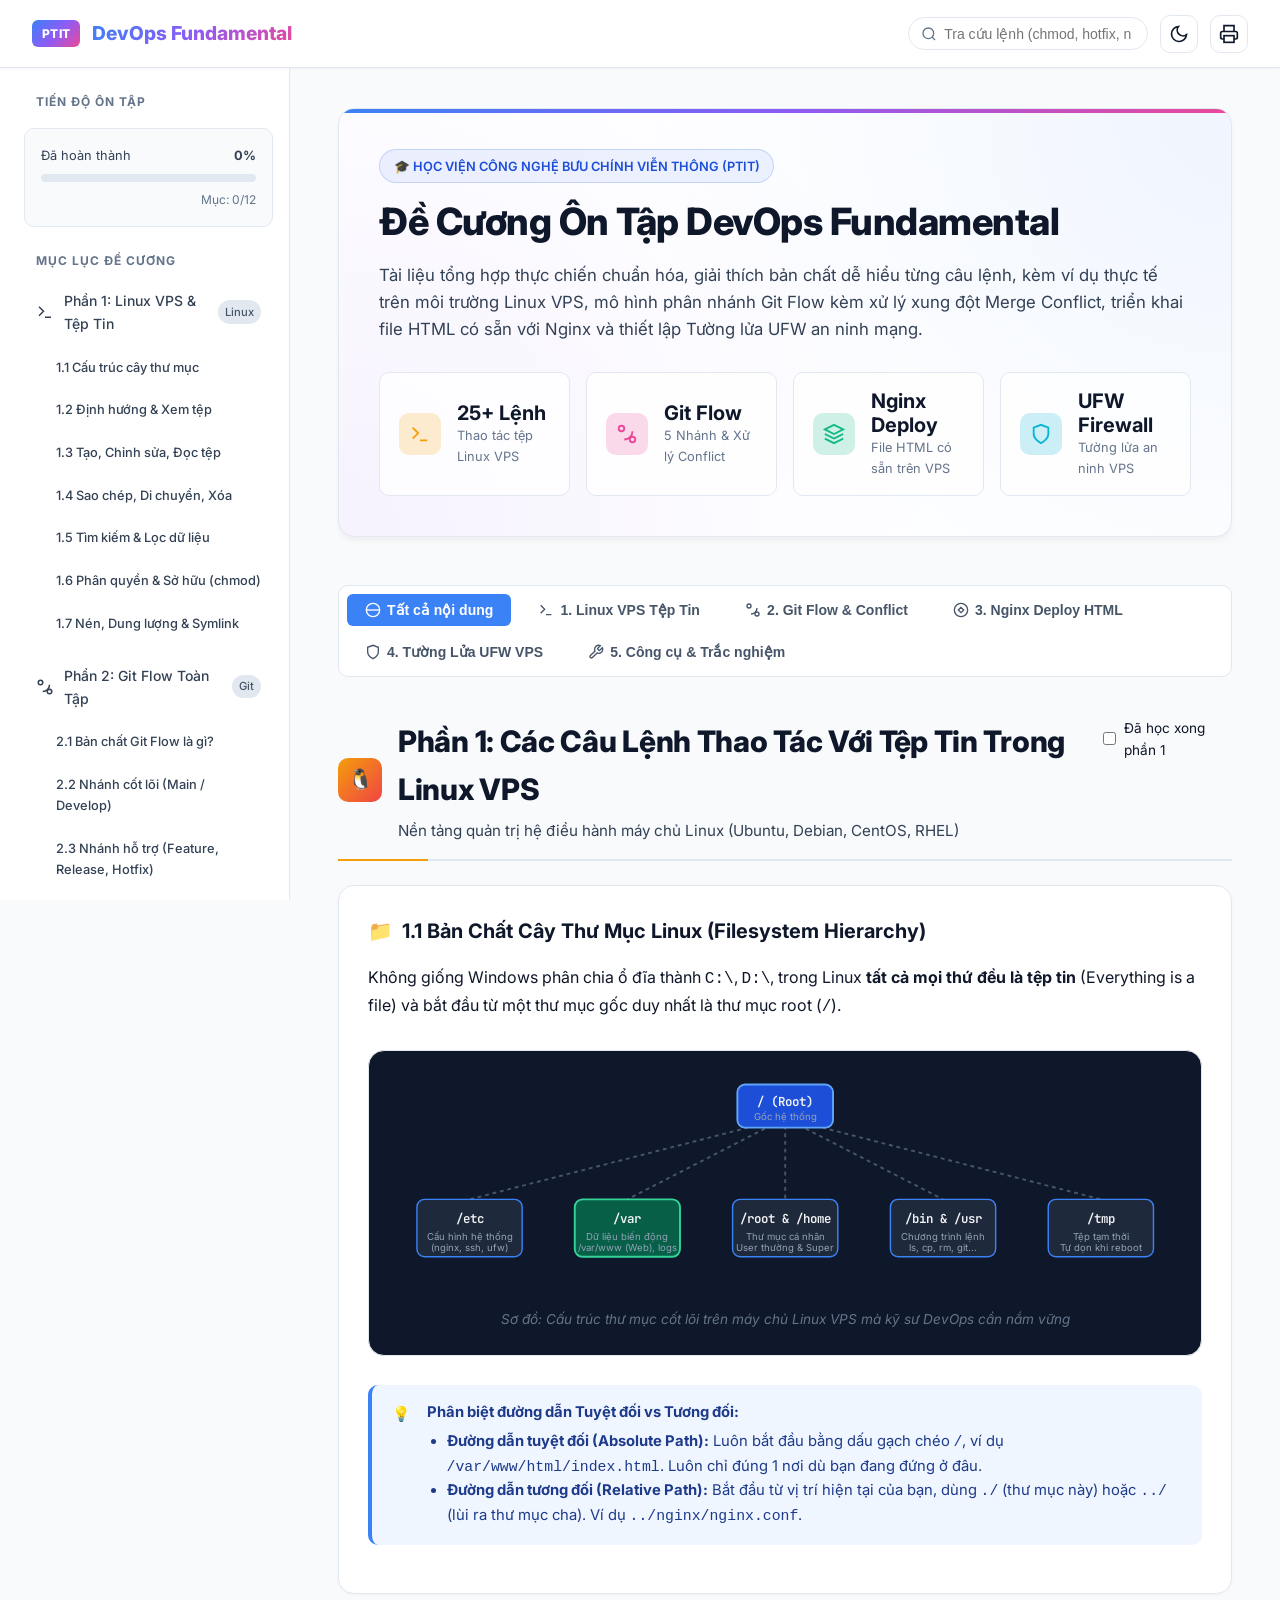
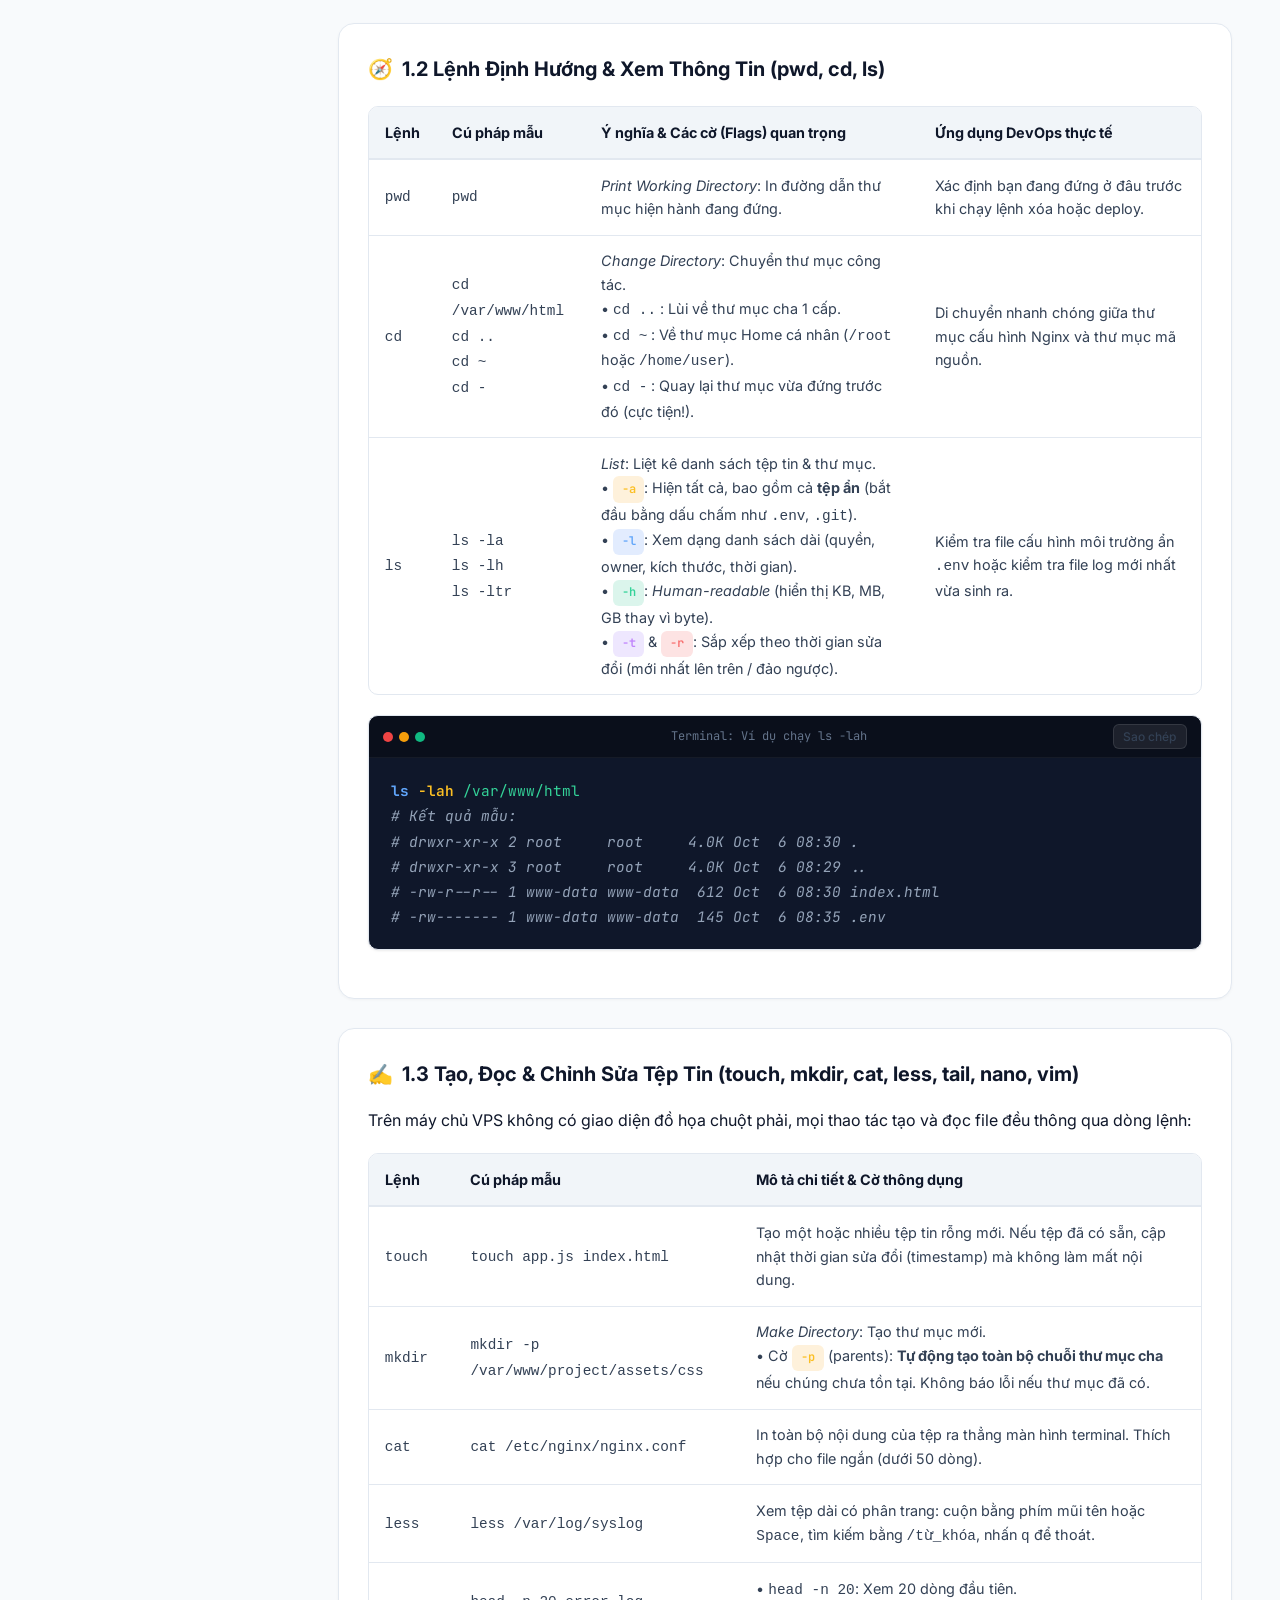
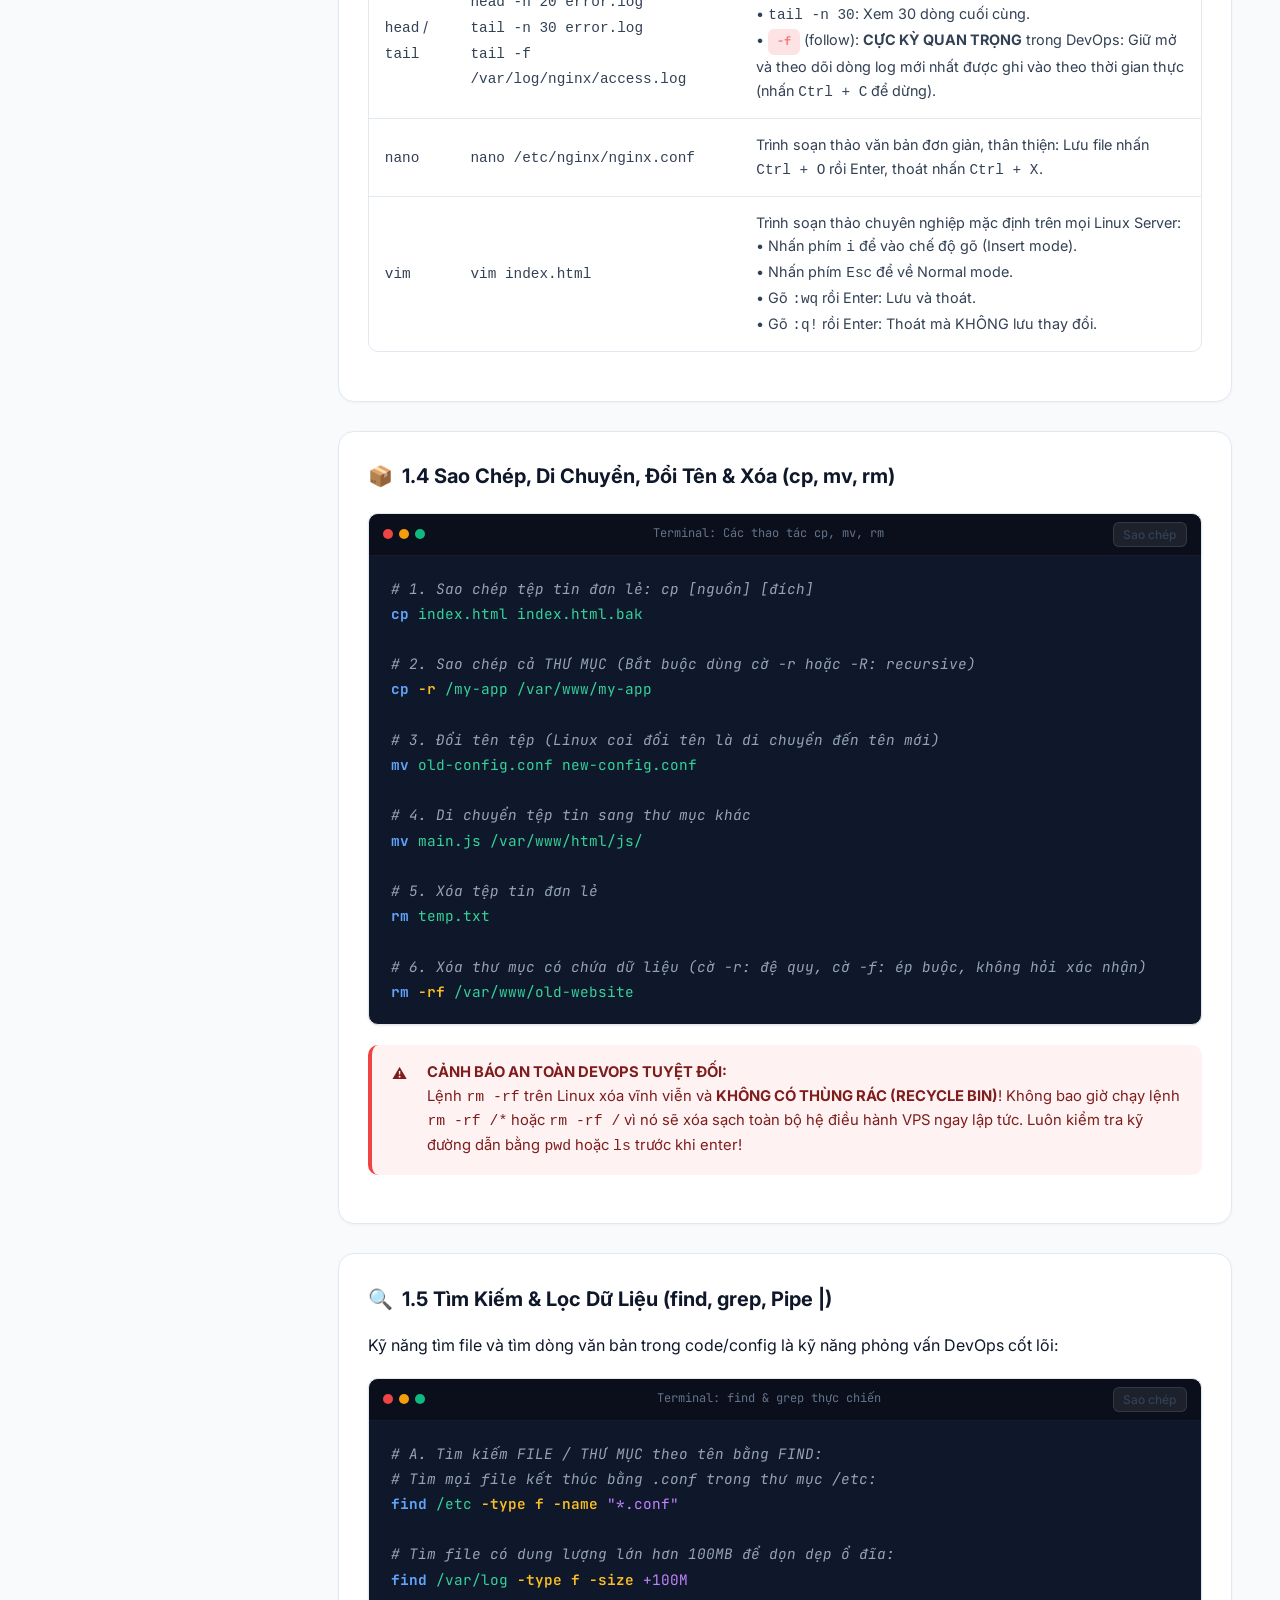
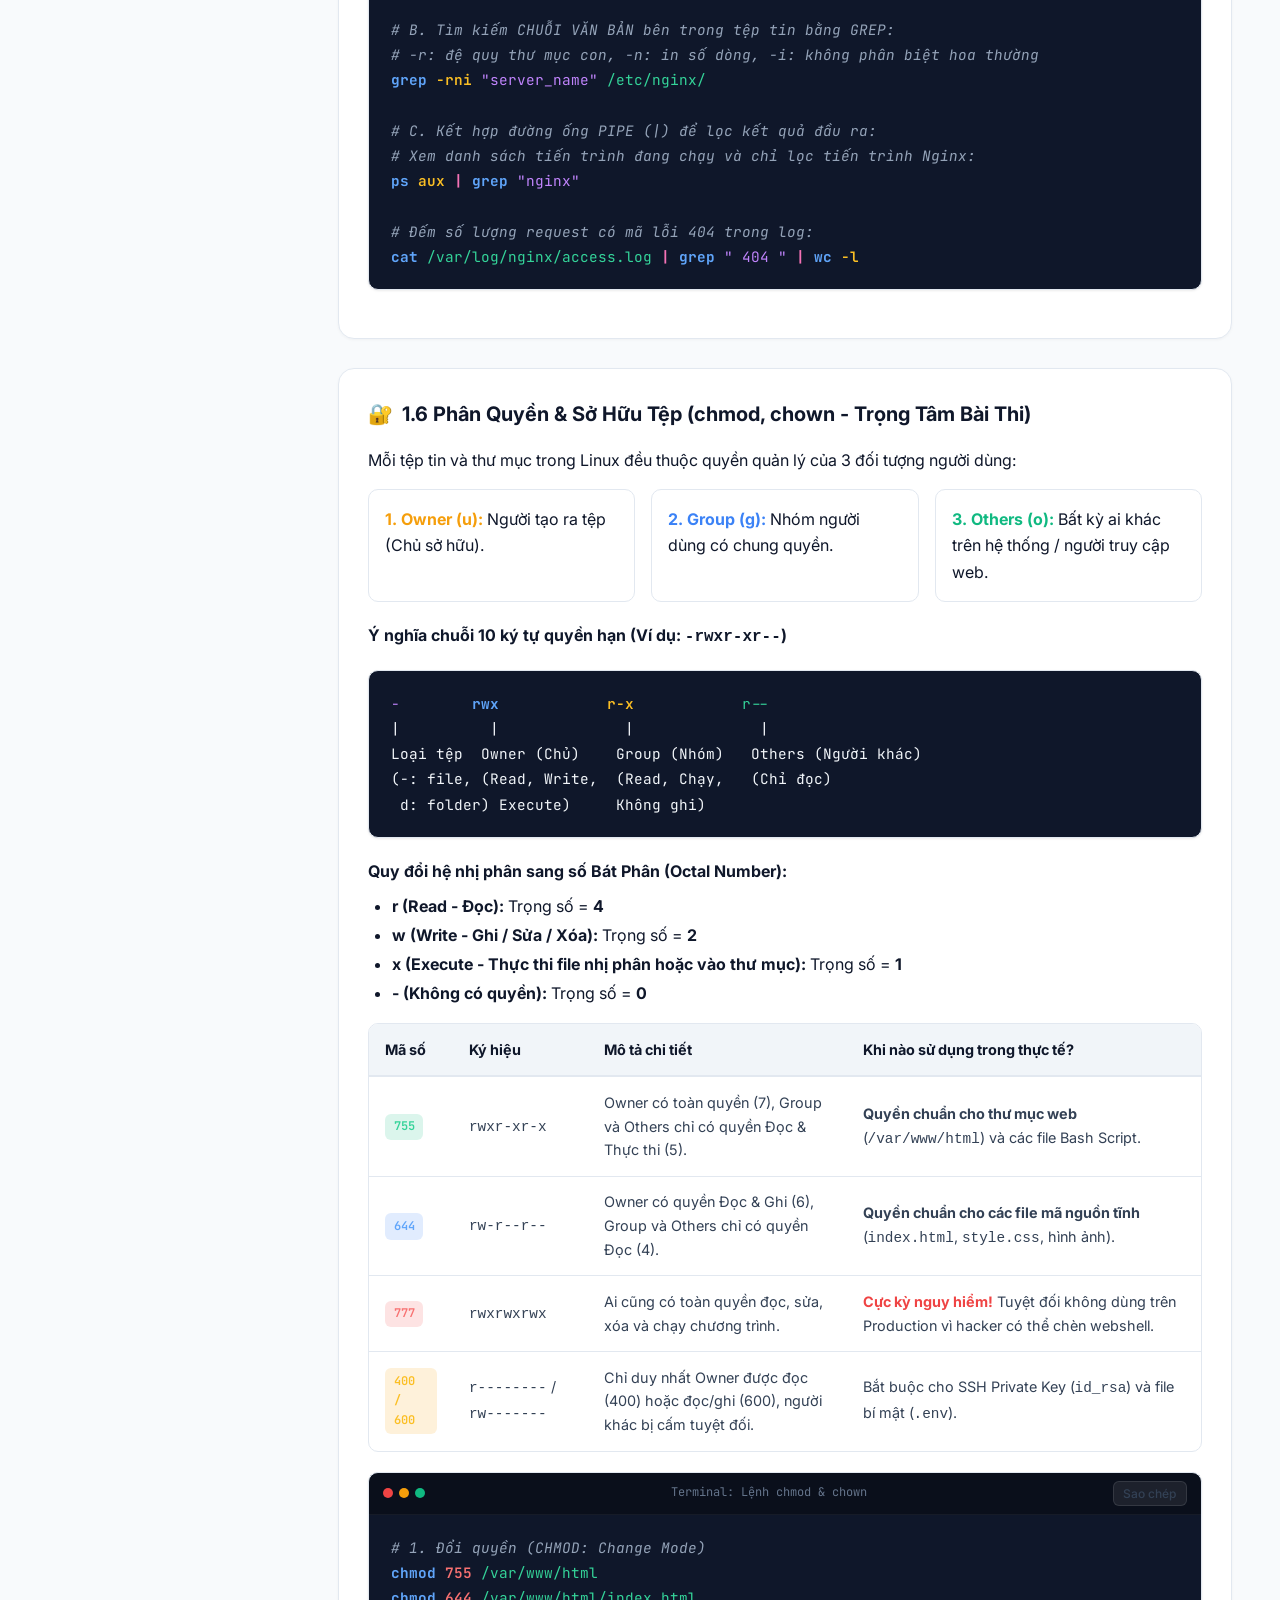
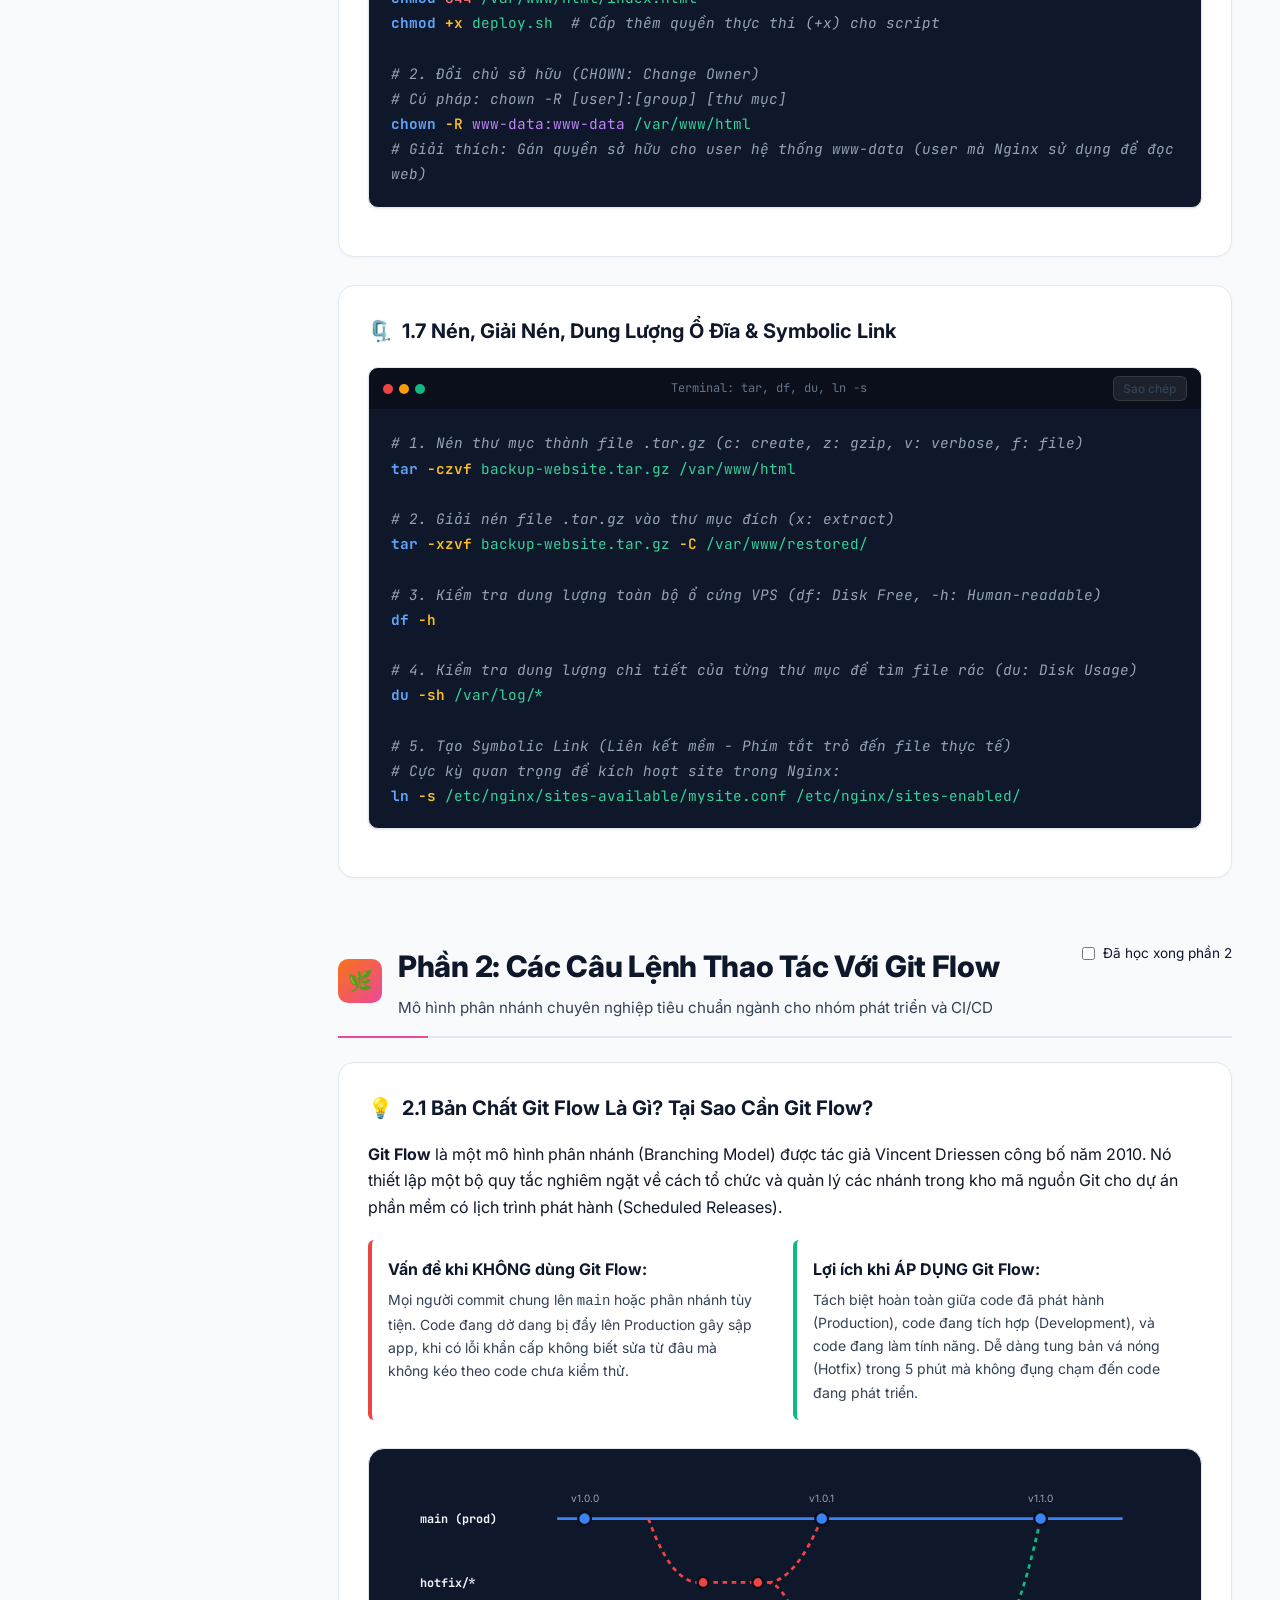
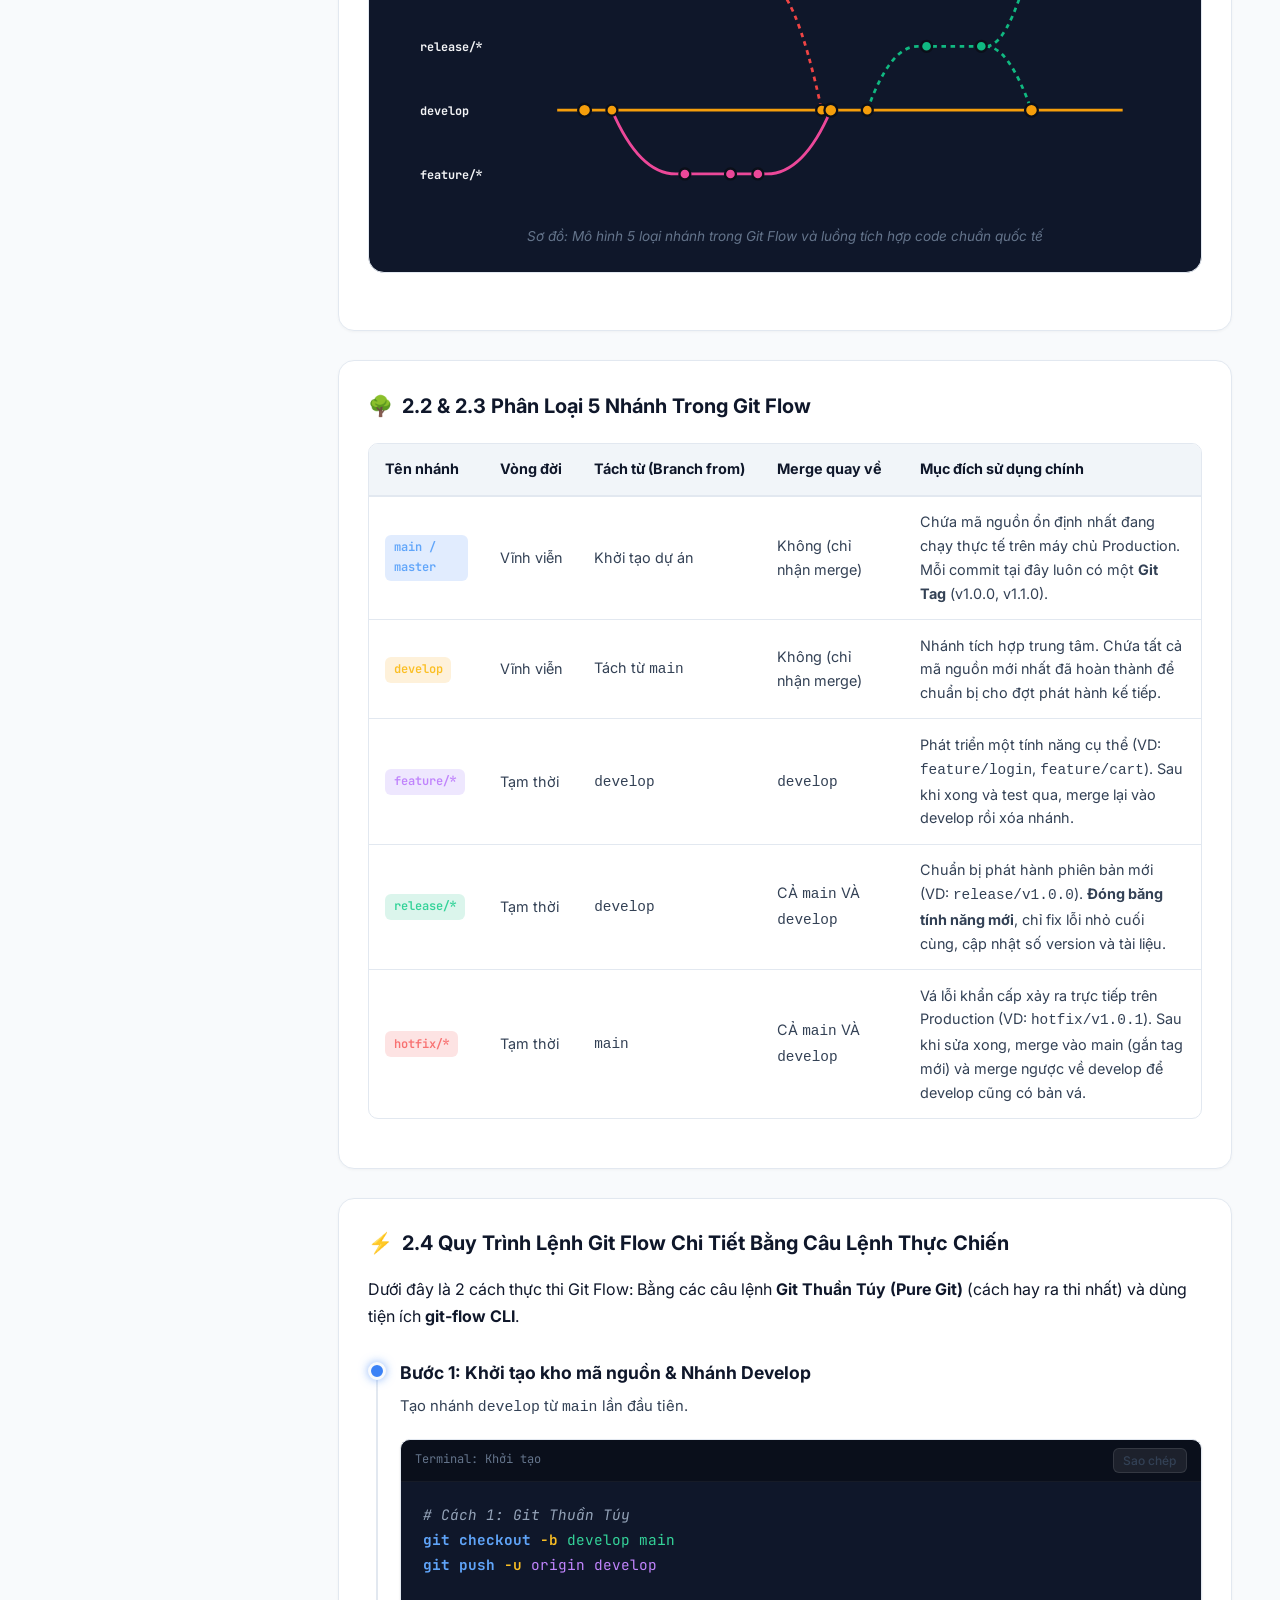
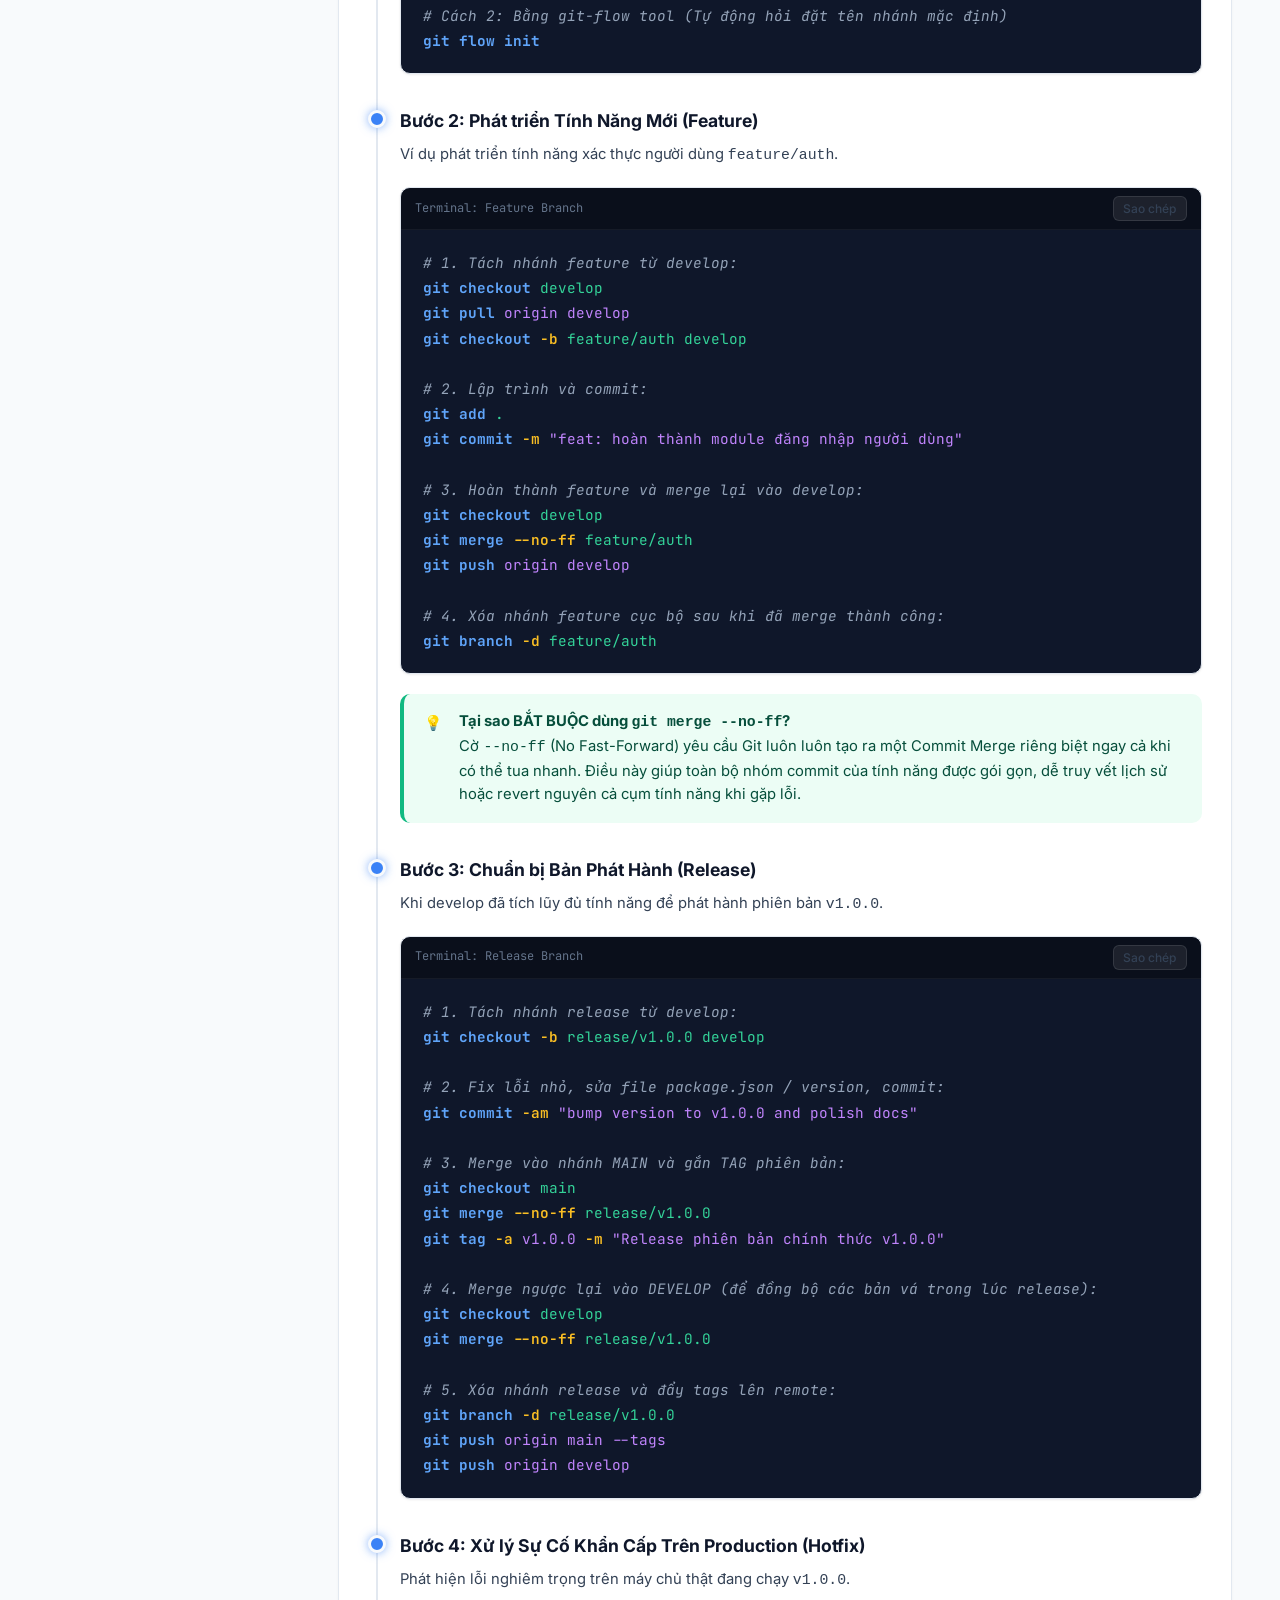
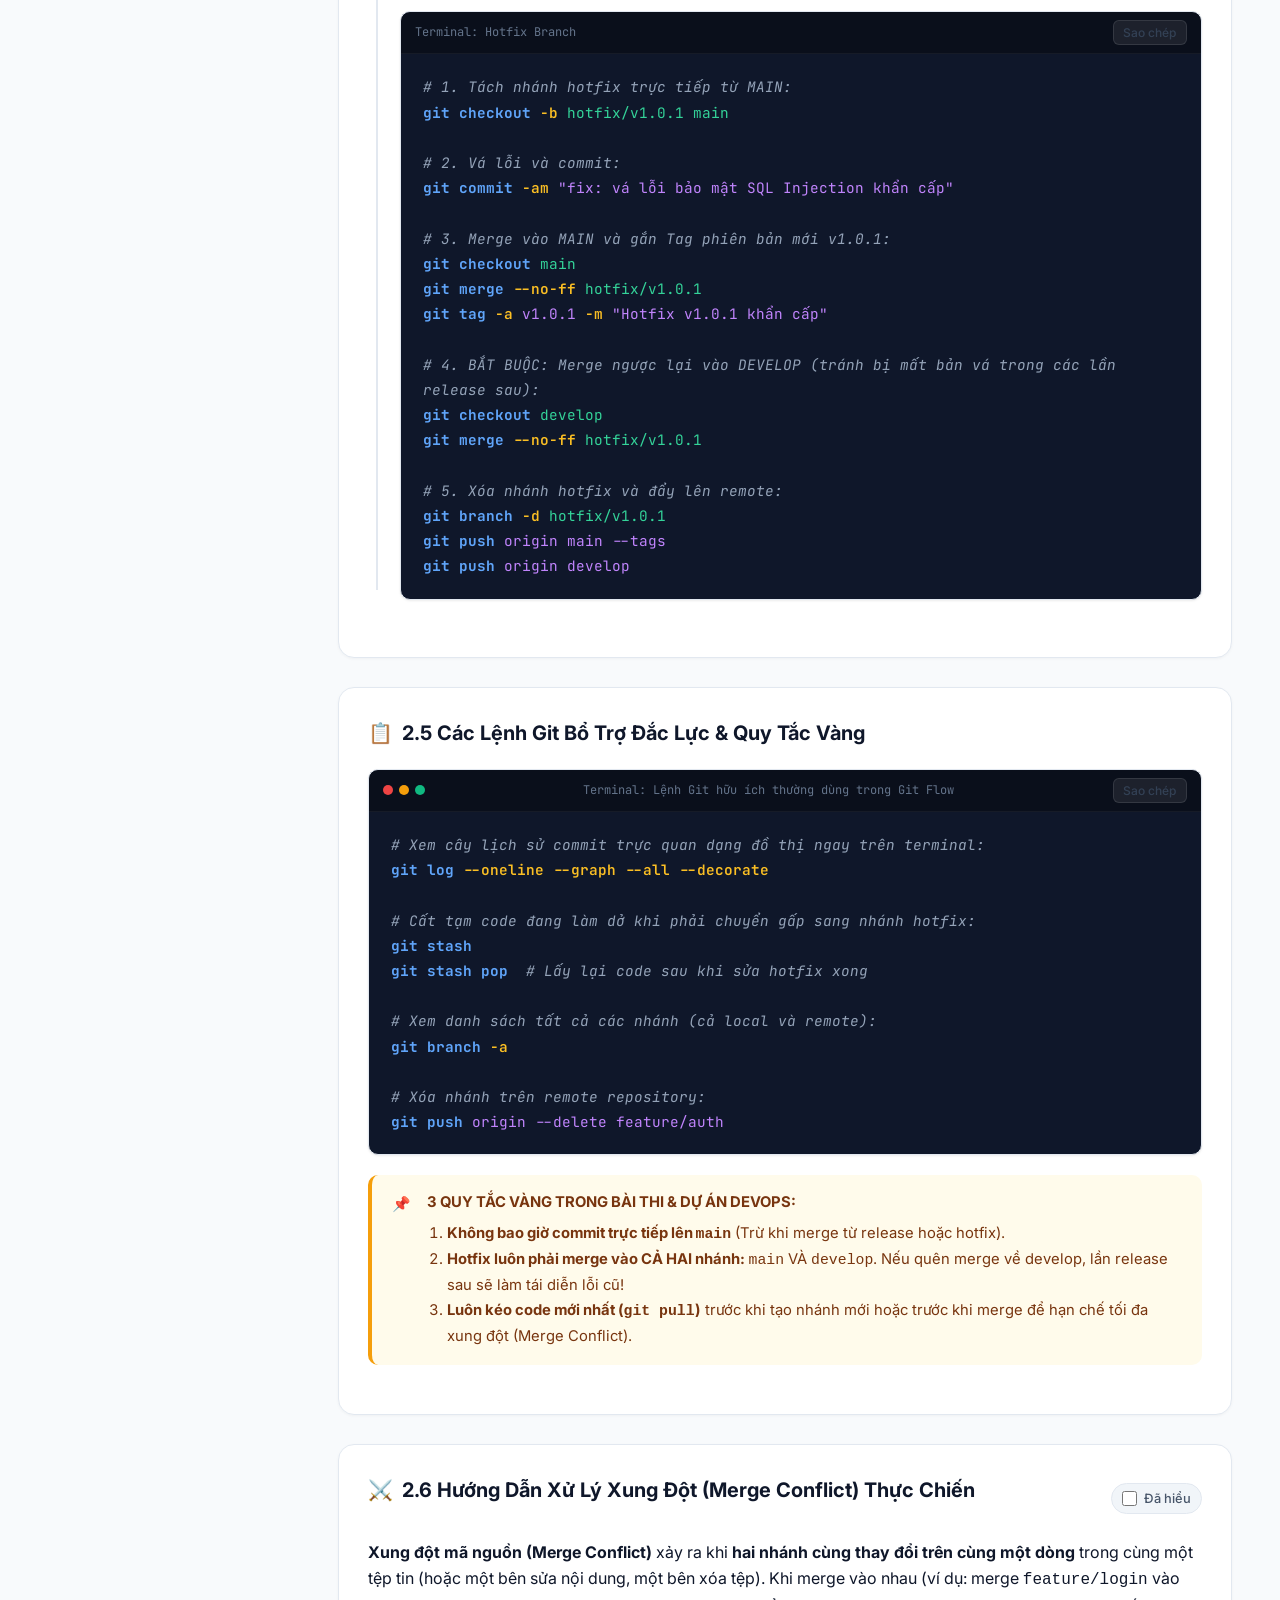
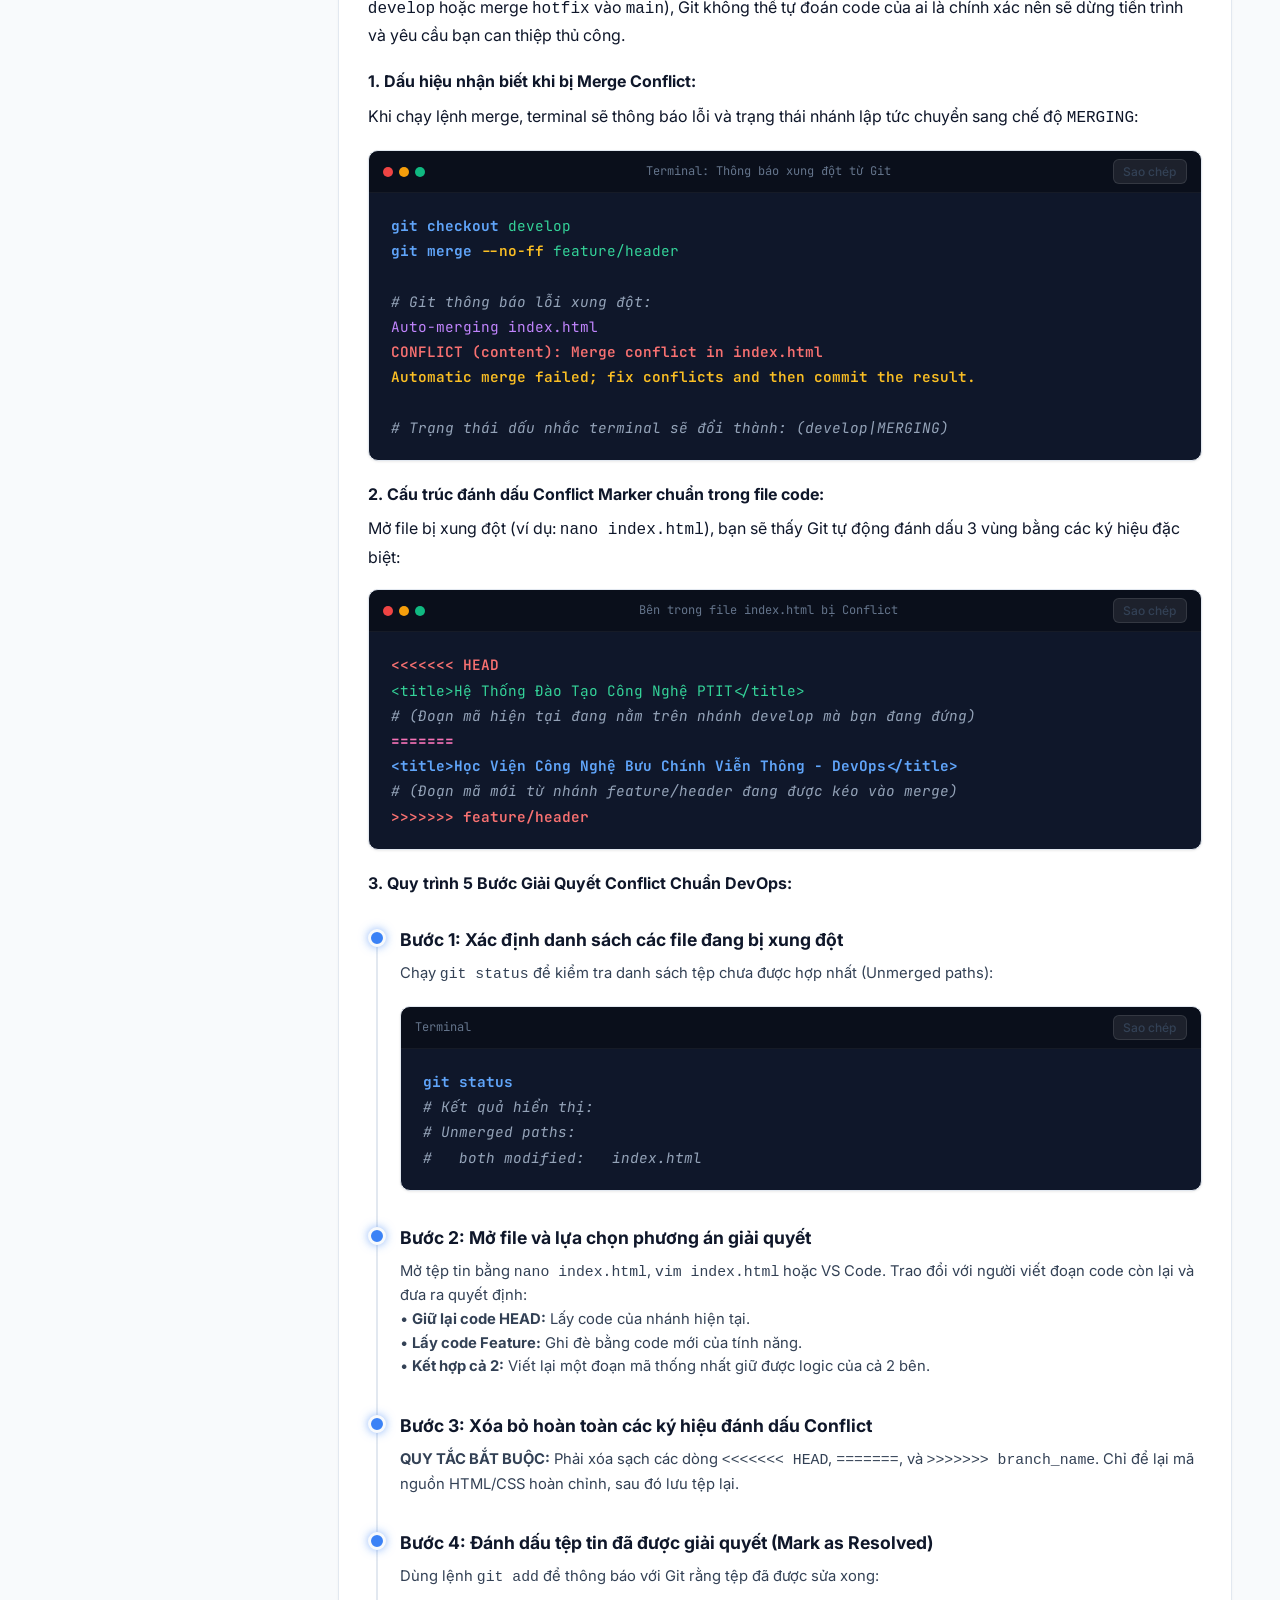
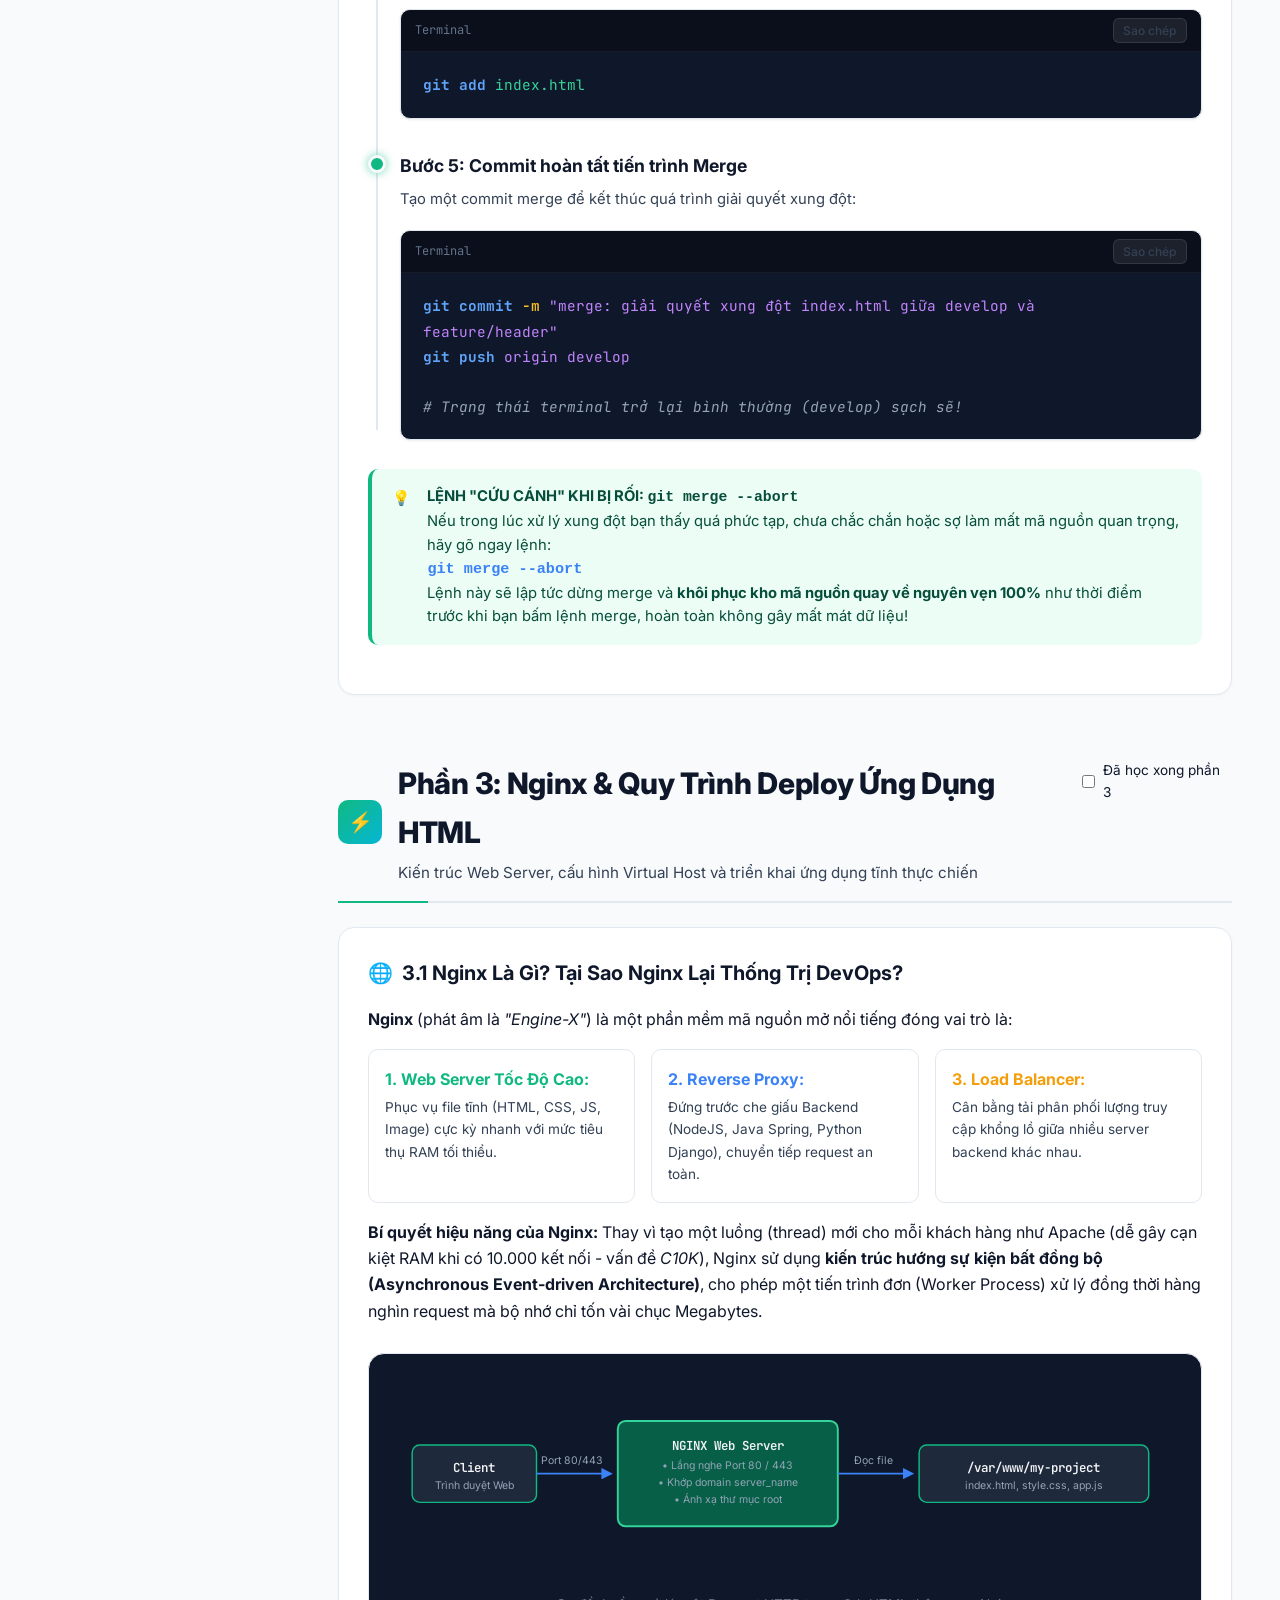
<file: de_cuong_on_tap_devops_ptit.html>
<!DOCTYPE html>
<html lang="vi" data-theme="light">
<head>
  <meta charset="UTF-8">
  <meta name="viewport" content="width=device-width, initial-scale=1.0">
  <title>Đề Cương Ôn Tập DevOps Fundamental - Linux VPS, Git Flow & Nginx Deploy | PTIT</title>
  <meta name="description" content="Đề cương ôn tập chi tiết, dễ hiểu môn DevOps Fundamental: Lệnh thao tác tệp tin Linux VPS, quy trình phân nhánh Git Flow, cấu hình và deploy website HTML với Nginx.">
  
  <!-- Google Fonts -->
  <link rel="preconnect" href="https://fonts.googleapis.com">
  <link rel="preconnect" href="https://fonts.gstatic.com" crossorigin>
  <link href="https://fonts.googleapis.com/css2?family=Inter:wght@400;500;600;700;800&family=JetBrains+Mono:wght@400;500;600;700&display=swap" rel="stylesheet">
  
  <!-- Stylesheet -->
  <style>
/* ===================================================================
   ĐỀ CƯƠNG ÔN TẬP DEVOPS FUNDAMENTAL - PTIT
   Chủ đề: Linux VPS File Commands | Git Flow | Nginx Deployment
   Design System & Styling
   =================================================================== */

:root {
  /* Color Palette - Dark Mode (Default) */
  --bg-primary: #0b0f19;
  --bg-secondary: #111827;
  --bg-card: #1a2234;
  --bg-card-hover: #222d42;
  --bg-input: #151d2d;
  --bg-code: #0d121f;

  --border-color: rgba(255, 255, 255, 0.08);
  --border-focus: #3b82f6;

  --text-primary: #f3f4f6;
  --text-secondary: #9ca3af;
  --text-muted: #6b7280;
  --text-accent: #60a5fa;

  /* Brand Accents */
  --accent-blue: #3b82f6;
  --accent-cyan: #06b6d4;
  --accent-green: #10b981;
  --accent-yellow: #f59e0b;
  --accent-red: #ef4444;
  --accent-purple: #8b5cf6;
  --accent-pink: #ec4899;

  /* Gradients */
  --gradient-linux: linear-gradient(135deg, #f59e0b 0%, #ef4444 100%);
  --gradient-git: linear-gradient(135deg, #f97316 0%, #ec4899 100%);
  --gradient-nginx: linear-gradient(135deg, #10b981 0%, #06b6d4 100%);
  --gradient-hero: linear-gradient(135deg, #3b82f6 0%, #8b5cf6 50%, #ec4899 100%);
  --gradient-badge: linear-gradient(135deg, rgba(59, 130, 246, 0.2), rgba(139, 92, 246, 0.2));

  /* Shadows */
  --shadow-sm: 0 2px 4px rgba(0, 0, 0, 0.3);
  --shadow-md: 0 4px 12px rgba(0, 0, 0, 0.4);
  --shadow-lg: 0 10px 25px -5px rgba(0, 0, 0, 0.5), 0 8px 10px -6px rgba(0, 0, 0, 0.4);
  --shadow-glow-blue: 0 0 25px rgba(59, 130, 246, 0.25);
  --shadow-glow-green: 0 0 25px rgba(16, 185, 129, 0.25);

  /* Typography & Layout */
  --font-sans: 'Inter', -apple-system, BlinkMacSystemFont, 'Segoe UI', Roboto, sans-serif;
  --font-mono: 'JetBrains Mono', 'Fira Code', Consolas, 'Courier New', monospace;
  --sidebar-width: 290px;
  --radius-sm: 6px;
  --radius-md: 10px;
  --radius-lg: 16px;
  --radius-full: 9999px;
  --transition: all 0.25s cubic-bezier(0.4, 0, 0.2, 1);
}

/* Light Mode Overrides (Bright, Clean, High Contrast) */
[data-theme="light"] {
  --bg-primary: #f8fafc;
  --bg-secondary: #f1f5f9;
  --bg-card: #ffffff;
  --bg-card-hover: #f1f5f9;
  --bg-input: #ffffff;
  --bg-code: #0f172a;

  --border-color: #e2e8f0;
  --border-focus: #2563eb;

  --text-primary: #0f172a;
  --text-secondary: #334155;
  --text-muted: #64748b;
  --text-accent: #2563eb;

  --shadow-sm: 0 1px 3px rgba(0, 0, 0, 0.05), 0 1px 2px rgba(0, 0, 0, 0.03);
  --shadow-md: 0 4px 6px -1px rgba(0, 0, 0, 0.07), 0 2px 4px -2px rgba(0, 0, 0, 0.04);
  --shadow-lg: 0 10px 15px -3px rgba(0, 0, 0, 0.07), 0 4px 6px -4px rgba(0, 0, 0, 0.03);
  --shadow-glow-blue: 0 0 20px rgba(37, 99, 235, 0.12);
  --shadow-glow-green: 0 0 20px rgba(16, 185, 129, 0.12);
}

/* Light Theme Component Overrides */
[data-theme="light"] .top-navbar {
  background: rgba(255, 255, 255, 0.95);
  border-bottom: 1px solid #e2e8f0;
  box-shadow: 0 1px 3px rgba(0, 0, 0, 0.04);
}

[data-theme="light"] .app-sidebar {
  background: #ffffff;
  border-right: 1px solid #e2e8f0;
}

[data-theme="light"] .sidebar-nav-link {
  color: #334155;
}

[data-theme="light"] .sidebar-nav-link:hover {
  background: #f1f5f9;
  color: #0f172a;
}

[data-theme="light"] .sidebar-nav-link.active {
  background: #2563eb;
  color: #ffffff;
}

[data-theme="light"] .sidebar-badge {
  background: #e2e8f0;
  color: #475569;
}

[data-theme="light"] .sidebar-progress {
  background: #f8fafc;
  border-color: #e2e8f0;
}

[data-theme="light"] .progress-bar-bg {
  background: #e2e8f0;
}

[data-theme="light"] .hero-banner {
  background: radial-gradient(circle at top right, rgba(59, 130, 246, 0.08), transparent 60%),
              radial-gradient(circle at bottom left, rgba(139, 92, 246, 0.08), transparent 60%),
              #ffffff;
  border: 1px solid #e2e8f0;
  box-shadow: 0 4px 6px -1px rgba(0, 0, 0, 0.05);
}

[data-theme="light"] .hero-tag {
  background: rgba(37, 99, 235, 0.08);
  border-color: rgba(37, 99, 235, 0.2);
  color: #1d4ed8;
}

[data-theme="light"] .hero-desc {
  color: #334155;
}

[data-theme="light"] .hero-stat-card {
  background: #f8fafc;
  border: 1px solid #e2e8f0;
}

[data-theme="light"] .stat-number {
  color: #0f172a;
}

[data-theme="light"] .filter-container {
  background: #ffffff;
  border: 1px solid #e2e8f0;
}

[data-theme="light"] .filter-btn {
  color: #475569;
}

[data-theme="light"] .filter-btn:hover {
  background: #f1f5f9;
  color: #0f172a;
}

[data-theme="light"] .content-card {
  background: #ffffff;
  border: 1px solid #e2e8f0;
  box-shadow: 0 1px 3px rgba(0, 0, 0, 0.04);
}

[data-theme="light"] .content-card:hover {
  border-color: #cbd5e1;
  box-shadow: 0 4px 12px rgba(0, 0, 0, 0.06);
}

[data-theme="light"] .card-title {
  color: #0f172a;
}

[data-theme="light"] .callout-info {
  background: #eff6ff;
  border-left-color: #3b82f6;
  color: #1e3a8a;
}

[data-theme="light"] .callout-tip {
  background: #ecfdf5;
  border-left-color: #10b981;
  color: #064e3b;
}

[data-theme="light"] .callout-warning {
  background: #fffbeb;
  border-left-color: #f59e0b;
  color: #78350f;
}

[data-theme="light"] .callout-danger {
  background: #fef2f2;
  border-left-color: #ef4444;
  color: #7f1d1d;
}

[data-theme="light"] .data-table th {
  background: #f1f5f9;
  color: #0f172a;
  border-bottom: 2px solid #e2e8f0;
}

[data-theme="light"] .data-table td {
  color: #334155;
  border-bottom: 1px solid #e2e8f0;
}

[data-theme="light"] .data-table tbody tr:hover {
  background: #f8fafc;
}

[data-theme="light"] .quiz-section {
  background: #ffffff;
  border: 1px solid #e2e8f0;
}

[data-theme="light"] .quiz-question-card {
  background: #f8fafc;
  border: 1px solid #e2e8f0;
}

[data-theme="light"] .quiz-q-text {
  color: #0f172a;
}

[data-theme="light"] .quiz-option-btn {
  background: #ffffff;
  border: 1px solid #e2e8f0;
  color: #334155;
}

[data-theme="light"] .quiz-option-btn:hover {
  background: #eff6ff;
  color: #1d4ed8;
  border-color: #3b82f6;
}

[data-theme="light"] .quiz-explanation {
  background: #f1f5f9;
  color: #334155;
}

[data-theme="light"] .calc-card {
  background: #ffffff;
  border: 1px solid #e2e8f0;
}

[data-theme="light"] .calc-column {
  background: #f8fafc;
  border: 1px solid #e2e8f0;
}

[data-theme="light"] .calc-column-title {
  color: #1d4ed8;
}

[data-theme="light"] .calc-checkbox-label {
  color: #334155;
}

[data-theme="light"] .calc-checkbox-label:hover {
  background: #f1f5f9;
}

[data-theme="light"] .check-badge {
  background: #f1f5f9;
  border-color: #e2e8f0;
  color: #475569;
}

[data-theme="light"] .check-badge:hover {
  background: #ecfdf5;
  color: #065f46;
  border-color: #10b981;
}

[data-theme="light"] .check-badge.checked {
  background: #dcfce7;
  color: #15803d;
  border-color: #86efac;
}

/* Base Styles & Reset */
*, *::before, *::after {
  box-sizing: border-box;
  margin: 0;
  padding: 0;
}

html {
  scroll-behavior: smooth;
  font-size: 16px;
  scroll-padding-top: 80px;
}

body {
  font-family: var(--font-sans);
  background-color: var(--bg-primary);
  color: var(--text-primary);
  line-height: 1.65;
  transition: background-color 0.3s ease, color 0.3s ease;
  overflow-x: hidden;
}

/* Custom Scrollbar */
::-webkit-scrollbar {
  width: 8px;
  height: 8px;
}

::-webkit-scrollbar-track {
  background: var(--bg-primary);
}

::-webkit-scrollbar-thumb {
  background: var(--bg-card-hover);
  border-radius: 4px;
}

::-webkit-scrollbar-thumb:hover {
  background: var(--accent-blue);
}

/* Reading Progress Bar */
#reading-progress {
  position: fixed;
  top: 0;
  left: 0;
  height: 3px;
  width: 0%;
  background: var(--gradient-hero);
  z-index: 1000;
  transition: width 0.1s ease-out;
}

/* Header & Navbar */
.top-navbar {
  position: sticky;
  top: 0;
  left: 0;
  right: 0;
  height: 68px;
  background: rgba(11, 15, 25, 0.85);
  backdrop-filter: blur(12px);
  -webkit-backdrop-filter: blur(12px);
  border-bottom: 1px solid var(--border-color);
  z-index: 900;
  display: flex;
  align-items: center;
  justify-content: space-between;
  padding: 0 2rem;
  transition: var(--transition);
}

[data-theme="light"] .top-navbar {
  background: rgba(255, 255, 255, 0.9);
}

.nav-brand {
  display: flex;
  align-items: center;
  gap: 0.75rem;
  text-decoration: none;
  color: var(--text-primary);
  font-weight: 700;
  font-size: 1.2rem;
}

.brand-badge {
  background: var(--gradient-hero);
  color: #fff;
  padding: 0.25rem 0.6rem;
  border-radius: var(--radius-sm);
  font-size: 0.75rem;
  font-weight: 800;
  letter-spacing: 0.5px;
}

.brand-title {
  background: var(--gradient-hero);
  -webkit-background-clip: text;
  background-clip: text;
  -webkit-text-fill-color: transparent;
  font-weight: 800;
}

.nav-controls {
  display: flex;
  align-items: center;
  gap: 0.75rem;
}

.nav-search {
  position: relative;
  display: flex;
  align-items: center;
}

.nav-search input {
  background: var(--bg-input);
  border: 1px solid var(--border-color);
  color: var(--text-primary);
  padding: 0.45rem 1rem 0.45rem 2.2rem;
  border-radius: var(--radius-full);
  font-size: 0.875rem;
  width: 240px;
  transition: var(--transition);
  outline: none;
}

.nav-search input:focus {
  border-color: var(--accent-blue);
  box-shadow: 0 0 0 3px rgba(59, 130, 246, 0.2);
  width: 300px;
}

.nav-search svg {
  position: absolute;
  left: 0.8rem;
  color: var(--text-muted);
  width: 16px;
  height: 16px;
  pointer-events: none;
}

.btn-icon {
  background: var(--bg-card);
  border: 1px solid var(--border-color);
  color: var(--text-primary);
  width: 38px;
  height: 38px;
  border-radius: var(--radius-md);
  display: inline-flex;
  align-items: center;
  justify-content: center;
  cursor: pointer;
  transition: var(--transition);
}

.btn-icon:hover {
  background: var(--bg-card-hover);
  border-color: var(--accent-blue);
  color: var(--accent-blue);
}

.mobile-nav-toggle {
  display: none;
}

/* Main Container Layout */
.app-container {
  display: flex;
  max-width: 1560px;
  margin: 0 auto;
  position: relative;
}

/* Sidebar Navigation */
.app-sidebar {
  width: var(--sidebar-width);
  min-width: var(--sidebar-width);
  height: calc(100vh - 68px);
  position: sticky;
  top: 68px;
  overflow-y: auto;
  padding: 1.5rem 1rem 2rem 1.5rem;
  border-right: 1px solid var(--border-color);
  background: var(--bg-primary);
}

.sidebar-section-title {
  font-size: 0.75rem;
  text-transform: uppercase;
  letter-spacing: 1px;
  color: var(--text-muted);
  margin-bottom: 0.6rem;
  padding-left: 0.75rem;
  font-weight: 700;
}

.sidebar-nav-list {
  list-style: none;
  margin-bottom: 1.5rem;
}

.sidebar-nav-item {
  margin-bottom: 0.25rem;
}

.sidebar-nav-link {
  display: flex;
  align-items: center;
  gap: 0.65rem;
  padding: 0.55rem 0.75rem;
  border-radius: var(--radius-md);
  text-decoration: none;
  color: var(--text-secondary);
  font-size: 0.875rem;
  font-weight: 500;
  transition: var(--transition);
}

.sidebar-nav-link:hover {
  color: var(--text-primary);
  background: var(--bg-card);
  transform: translateX(3px);
}

.sidebar-nav-link.active {
  color: #fff;
  background: var(--accent-blue);
  font-weight: 600;
  box-shadow: 0 4px 12px rgba(59, 130, 246, 0.3);
}

.sidebar-nav-link .icon {
  width: 18px;
  height: 18px;
  flex-shrink: 0;
}

.sidebar-badge {
  margin-left: auto;
  font-size: 0.7rem;
  padding: 0.15rem 0.45rem;
  border-radius: var(--radius-full);
  background: rgba(255, 255, 255, 0.1);
  color: inherit;
}

.sidebar-progress {
  background: var(--bg-card);
  border: 1px solid var(--border-color);
  border-radius: var(--radius-md);
  padding: 1rem;
  margin-top: 1rem;
}

.sidebar-progress-header {
  display: flex;
  justify-content: space-between;
  align-items: center;
  font-size: 0.8rem;
  color: var(--text-secondary);
  margin-bottom: 0.5rem;
}

.progress-bar-bg {
  width: 100%;
  height: 8px;
  background: var(--bg-input);
  border-radius: var(--radius-full);
  overflow: hidden;
}

.progress-bar-fill {
  height: 100%;
  width: 0%;
  background: var(--gradient-hero);
  border-radius: var(--radius-full);
  transition: width 0.4s ease;
}

/* Main Content Area */
.app-content {
  flex: 1;
  min-width: 0;
  padding: 2.5rem 3rem 5rem 3rem;
}

/* Hero Section */
.hero-banner {
  background: radial-gradient(circle at top right, rgba(59, 130, 246, 0.15), transparent 60%),
              radial-gradient(circle at bottom left, rgba(139, 92, 246, 0.15), transparent 60%),
              var(--bg-card);
  border: 1px solid var(--border-color);
  border-radius: var(--radius-lg);
  padding: 2.5rem;
  margin-bottom: 3rem;
  position: relative;
  overflow: hidden;
  box-shadow: var(--shadow-md);
}

.hero-banner::before {
  content: '';
  position: absolute;
  top: 0;
  left: 0;
  right: 0;
  height: 4px;
  background: var(--gradient-hero);
}

.hero-tag {
  display: inline-flex;
  align-items: center;
  gap: 0.5rem;
  background: var(--gradient-badge);
  border: 1px solid rgba(59, 130, 246, 0.3);
  color: var(--text-accent);
  padding: 0.35rem 0.85rem;
  border-radius: var(--radius-full);
  font-size: 0.8rem;
  font-weight: 600;
  margin-bottom: 1rem;
}

.hero-title {
  font-size: 2.35rem;
  font-weight: 800;
  line-height: 1.25;
  margin-bottom: 1rem;
  letter-spacing: -0.5px;
}

.hero-desc {
  font-size: 1.05rem;
  color: var(--text-secondary);
  max-width: 820px;
  margin-bottom: 1.8rem;
  line-height: 1.6;
}

.hero-stats {
  display: grid;
  grid-template-columns: repeat(auto-fit, minmax(180px, 1fr));
  gap: 1rem;
  margin-top: 1.5rem;
}

.hero-stat-card {
  background: rgba(0, 0, 0, 0.2);
  border: 1px solid var(--border-color);
  border-radius: var(--radius-md);
  padding: 1rem 1.2rem;
  display: flex;
  align-items: center;
  gap: 1rem;
}

[data-theme="light"] .hero-stat-card {
  background: rgba(255, 255, 255, 0.8);
}

.stat-icon {
  width: 42px;
  height: 42px;
  border-radius: var(--radius-md);
  display: flex;
  align-items: center;
  justify-content: center;
  flex-shrink: 0;
}

.stat-icon.linux { background: rgba(245, 158, 11, 0.2); color: var(--accent-yellow); }
.stat-icon.git { background: rgba(236, 72, 153, 0.2); color: var(--accent-pink); }
.stat-icon.nginx { background: rgba(16, 185, 129, 0.2); color: var(--accent-green); }

.stat-number {
  font-size: 1.25rem;
  font-weight: 700;
  line-height: 1.2;
}

.stat-label {
  font-size: 0.8rem;
  color: var(--text-muted);
}

/* Quick Filter Pills */
.filter-container {
  display: flex;
  align-items: center;
  gap: 0.6rem;
  margin-bottom: 2.5rem;
  flex-wrap: wrap;
  padding: 0.5rem;
  background: var(--bg-card);
  border: 1px solid var(--border-color);
  border-radius: var(--radius-md);
}

.filter-btn {
  background: transparent;
  border: none;
  color: var(--text-secondary);
  padding: 0.5rem 1.1rem;
  border-radius: var(--radius-sm);
  font-size: 0.875rem;
  font-weight: 600;
  cursor: pointer;
  transition: var(--transition);
  display: flex;
  align-items: center;
  gap: 0.4rem;
}

.filter-btn:hover {
  color: var(--text-primary);
  background: var(--bg-card-hover);
}

.filter-btn.active {
  background: var(--accent-blue);
  color: #fff;
}

/* Section Header Styles */
.topic-section {
  margin-bottom: 4rem;
  scroll-margin-top: 90px;
}

.section-header {
  display: flex;
  align-items: flex-start;
  justify-content: space-between;
  margin-bottom: 1.5rem;
  padding-bottom: 1rem;
  border-bottom: 2px solid var(--border-color);
  position: relative;
}

.section-header::after {
  content: '';
  position: absolute;
  bottom: -2px;
  left: 0;
  width: 90px;
  height: 2px;
  background: var(--accent-blue);
}

.topic-section.linux .section-header::after { background: var(--accent-yellow); }
.topic-section.git .section-header::after { background: var(--accent-pink); }
.topic-section.nginx .section-header::after { background: var(--accent-green); }
.topic-section.ufw .section-header::after { background: var(--accent-cyan); }

.section-title-wrap {
  display: flex;
  align-items: center;
  gap: 1rem;
}

.section-badge {
  width: 44px;
  height: 44px;
  border-radius: var(--radius-md);
  display: flex;
  align-items: center;
  justify-content: center;
  font-size: 1.25rem;
  flex-shrink: 0;
}

.section-badge.linux { background: var(--gradient-linux); color: #fff; }
.section-badge.git { background: var(--gradient-git); color: #fff; }
.section-badge.nginx { background: var(--gradient-nginx); color: #fff; }
.section-badge.ufw { background: linear-gradient(135deg, #06b6d4 0%, #3b82f6 100%); color: #fff; }

.section-title {
  font-size: 1.85rem;
  font-weight: 800;
  letter-spacing: -0.3px;
}

.section-subtitle {
  font-size: 0.95rem;
  color: var(--text-secondary);
  margin-top: 0.25rem;
}

/* Cards & Content Blocks */
.content-card {
  background: var(--bg-card);
  border: 1px solid var(--border-color);
  border-radius: var(--radius-lg);
  padding: 1.8rem;
  margin-bottom: 1.8rem;
  transition: var(--transition);
  box-shadow: var(--shadow-sm);
  position: relative;
}

.content-card:hover {
  border-color: rgba(255, 255, 255, 0.15);
  box-shadow: var(--shadow-md);
}

.card-title {
  font-size: 1.25rem;
  font-weight: 700;
  display: flex;
  align-items: center;
  gap: 0.6rem;
  margin-bottom: 1rem;
  color: var(--text-primary);
}

.card-title .icon-mini {
  color: var(--text-accent);
}

/* Info Callout Boxes */
.callout {
  padding: 1rem 1.25rem;
  border-radius: var(--radius-md);
  margin: 1.25rem 0;
  display: flex;
  gap: 0.85rem;
  font-size: 0.925rem;
  line-height: 1.6;
  border-left: 4px solid transparent;
}

.callout-icon {
  flex-shrink: 0;
  width: 22px;
  height: 22px;
  margin-top: 2px;
}

.callout-info {
  background: rgba(59, 130, 246, 0.08);
  border-left-color: var(--accent-blue);
  color: #bfdbfe;
}
[data-theme="light"] .callout-info { color: #1e3a8a; }

.callout-tip {
  background: rgba(16, 185, 129, 0.08);
  border-left-color: var(--accent-green);
  color: #a7f3d0;
}
[data-theme="light"] .callout-tip { color: #064e3b; }

.callout-warning {
  background: rgba(245, 158, 11, 0.08);
  border-left-color: var(--accent-yellow);
  color: #fde68a;
}
[data-theme="light"] .callout-warning { color: #78350f; }

.callout-danger {
  background: rgba(239, 68, 68, 0.08);
  border-left-color: var(--accent-red);
  color: #fecaca;
}
[data-theme="light"] .callout-danger { color: #7f1d1d; }

/* Code Blocks with Terminal Top Bar */
.code-box {
  background: var(--bg-code);
  border: 1px solid var(--border-color);
  border-radius: var(--radius-md);
  margin: 1.2rem 0;
  overflow: hidden;
  box-shadow: var(--shadow-sm);
}

.code-header {
  background: rgba(0, 0, 0, 0.35);
  padding: 0.5rem 0.9rem;
  display: flex;
  align-items: center;
  justify-content: space-between;
  border-bottom: 1px solid rgba(255, 255, 255, 0.05);
}

.code-dots {
  display: flex;
  gap: 6px;
}

.code-dot {
  width: 10px;
  height: 10px;
  border-radius: 50%;
}

.code-dot.red { background: #ef4444; }
.code-dot.yellow { background: #f59e0b; }
.code-dot.green { background: #10b981; }

.code-title {
  font-family: var(--font-mono);
  font-size: 0.75rem;
  color: var(--text-muted);
}

.btn-copy {
  background: rgba(255, 255, 255, 0.08);
  border: 1px solid rgba(255, 255, 255, 0.1);
  color: var(--text-secondary);
  padding: 0.25rem 0.6rem;
  border-radius: var(--radius-sm);
  font-size: 0.75rem;
  font-family: var(--font-sans);
  font-weight: 500;
  cursor: pointer;
  display: inline-flex;
  align-items: center;
  gap: 0.35rem;
  transition: var(--transition);
}

.btn-copy:hover {
  background: var(--accent-blue);
  color: #fff;
  border-color: var(--accent-blue);
}

.code-body {
  padding: 1.25rem 1.4rem;
  overflow-x: auto;
  font-family: var(--font-mono);
  font-size: 0.9rem;
  line-height: 1.75;
  color: #f1f5f9;
}

.code-body code {
  font-family: inherit;
  display: block;
  white-space: pre-wrap;
  word-break: normal;
  tab-size: 2;
}

/* Syntax Highlighting Classes */
.c-cmd { color: #60a5fa; font-weight: 700; }     /* Command */
.c-flag { color: #fbbf24; font-weight: 600; }    /* Flags */
.c-path { color: #34d399; }                      /* Paths */
.c-str { color: #c084fc; }                       /* Strings */
.c-cmt { color: #94a3b8; font-style: italic; }   /* Comments - Rõ ràng, dễ đọc */
.c-num { color: #f87171; font-weight: 600; }     /* Numbers */
.c-kw { color: #f472b6; font-weight: 700; }      /* Keywords */

/* Tables */
.table-responsive {
  overflow-x: auto;
  margin: 1.25rem 0;
  border: 1px solid var(--border-color);
  border-radius: var(--radius-md);
}

.data-table {
  width: 100%;
  border-collapse: collapse;
  font-size: 0.9rem;
  text-align: left;
}

.data-table th {
  background: var(--bg-card-hover);
  color: var(--text-primary);
  font-weight: 700;
  padding: 0.85rem 1rem;
  border-bottom: 1px solid var(--border-color);
  white-space: nowrap;
}

.data-table td {
  padding: 0.85rem 1rem;
  border-bottom: 1px solid var(--border-color);
  color: var(--text-secondary);
}

.data-table tbody tr:last-child td {
  border-bottom: none;
}

.data-table tbody tr:hover {
  background: rgba(255, 255, 255, 0.02);
}

[data-theme="light"] .data-table tbody tr:hover {
  background: rgba(0, 0, 0, 0.02);
}

.badge-tag {
  display: inline-block;
  padding: 0.2rem 0.55rem;
  border-radius: var(--radius-sm);
  font-size: 0.75rem;
  font-family: var(--font-mono);
  font-weight: 600;
}

.badge-tag.blue { background: rgba(59, 130, 246, 0.15); color: #60a5fa; }
.badge-tag.green { background: rgba(16, 185, 129, 0.15); color: #34d399; }
.badge-tag.yellow { background: rgba(245, 158, 11, 0.15); color: #fbbf24; }
.badge-tag.red { background: rgba(239, 68, 68, 0.15); color: #f87171; }
.badge-tag.purple { background: rgba(139, 92, 246, 0.15); color: #c084fc; }

/* Interactive Permission Calculator */
.calc-card {
  background: linear-gradient(145deg, var(--bg-card), var(--bg-card-hover));
  border: 1px solid rgba(59, 130, 246, 0.25);
  border-radius: var(--radius-lg);
  padding: 1.8rem;
  margin: 1.5rem 0;
}

.calc-grid {
  display: grid;
  grid-template-columns: repeat(3, 1fr);
  gap: 1.25rem;
  margin-bottom: 1.5rem;
}

.calc-column {
  background: var(--bg-input);
  border: 1px solid var(--border-color);
  border-radius: var(--radius-md);
  padding: 1rem;
}

.calc-column-title {
  font-weight: 700;
  font-size: 0.95rem;
  margin-bottom: 0.8rem;
  text-align: center;
  color: var(--text-accent);
}

.calc-checkbox-label {
  display: flex;
  align-items: center;
  gap: 0.65rem;
  padding: 0.45rem 0.5rem;
  cursor: pointer;
  border-radius: var(--radius-sm);
  font-size: 0.875rem;
  transition: var(--transition);
}

.calc-checkbox-label:hover {
  background: rgba(255, 255, 255, 0.05);
}

.calc-checkbox-label input[type="checkbox"] {
  width: 16px;
  height: 16px;
  accent-color: var(--accent-blue);
  cursor: pointer;
}

.calc-result-box {
  background: var(--bg-code);
  border: 1px solid var(--border-color);
  border-radius: var(--radius-md);
  padding: 1.25rem;
  display: flex;
  align-items: center;
  justify-content: space-between;
  flex-wrap: wrap;
  gap: 1rem;
}

.calc-digits {
  font-family: var(--font-mono);
  font-size: 2.25rem;
  font-weight: 800;
  color: var(--accent-yellow);
  letter-spacing: 4px;
}

.calc-symbolic {
  font-family: var(--font-mono);
  font-size: 1.2rem;
  color: var(--accent-cyan);
}

.calc-command-output {
  font-family: var(--font-mono);
  font-size: 0.95rem;
  color: #a7f3d0;
  background: rgba(0, 0, 0, 0.3);
  padding: 0.5rem 1rem;
  border-radius: var(--radius-sm);
}

/* Interactive SVG Diagram Containers */
.diagram-wrapper {
  background: var(--bg-code);
  border: 1px solid var(--border-color);
  border-radius: var(--radius-lg);
  padding: 1.5rem;
  margin: 1.8rem 0;
  text-align: center;
}

.diagram-caption {
  font-size: 0.85rem;
  color: var(--text-muted);
  margin-top: 1rem;
  font-style: italic;
}

/* Step by Step Timeline */
.timeline {
  position: relative;
  padding-left: 2rem;
  margin: 1.8rem 0;
}

.timeline::before {
  content: '';
  position: absolute;
  top: 10px;
  bottom: 10px;
  left: 8px;
  width: 2px;
  background: var(--border-color);
}

.timeline-item {
  position: relative;
  margin-bottom: 2rem;
}

.timeline-item:last-child {
  margin-bottom: 0;
}

.timeline-dot {
  position: absolute;
  left: -2rem;
  top: 4px;
  width: 18px;
  height: 18px;
  border-radius: 50%;
  background: var(--accent-blue);
  border: 3px solid var(--bg-primary);
  box-shadow: 0 0 10px rgba(59, 130, 246, 0.6);
}

.timeline-item.success .timeline-dot {
  background: var(--accent-green);
  box-shadow: 0 0 10px rgba(16, 185, 129, 0.6);
}

.timeline-title {
  font-size: 1.1rem;
  font-weight: 700;
  margin-bottom: 0.5rem;
  color: var(--text-primary);
}

.timeline-desc {
  font-size: 0.925rem;
  color: var(--text-secondary);
  line-height: 1.6;
}

/* Interactive Quiz Section */
.quiz-section {
  background: var(--bg-card);
  border: 1px solid var(--border-color);
  border-radius: var(--radius-lg);
  padding: 2.2rem;
  margin: 3.5rem 0;
}

.quiz-header {
  text-align: center;
  max-width: 600px;
  margin: 0 auto 2.5rem auto;
}

.quiz-question-card {
  background: var(--bg-input);
  border: 1px solid var(--border-color);
  border-radius: var(--radius-md);
  padding: 1.5rem;
  margin-bottom: 1.5rem;
  transition: var(--transition);
}

.quiz-q-num {
  font-size: 0.75rem;
  font-weight: 800;
  text-transform: uppercase;
  color: var(--text-accent);
  letter-spacing: 0.5px;
  margin-bottom: 0.4rem;
}

.quiz-q-text {
  font-size: 1.05rem;
  font-weight: 600;
  margin-bottom: 1rem;
  color: var(--text-primary);
}

.quiz-options {
  display: flex;
  flex-direction: column;
  gap: 0.6rem;
}

.quiz-option-btn {
  background: var(--bg-card);
  border: 1px solid var(--border-color);
  color: var(--text-secondary);
  padding: 0.75rem 1rem;
  border-radius: var(--radius-sm);
  text-align: left;
  font-size: 0.9rem;
  cursor: pointer;
  transition: var(--transition);
  display: flex;
  align-items: center;
  gap: 0.75rem;
}

.quiz-option-btn:hover {
  background: var(--bg-card-hover);
  color: var(--text-primary);
  border-color: var(--accent-blue);
}

.quiz-option-btn.correct {
  background: rgba(16, 185, 129, 0.15) !important;
  border-color: var(--accent-green) !important;
  color: #34d399 !important;
  font-weight: 600;
}

.quiz-option-btn.wrong {
  background: rgba(239, 68, 68, 0.15) !important;
  border-color: var(--accent-red) !important;
  color: #f87171 !important;
}

.quiz-explanation {
  display: none;
  margin-top: 0.85rem;
  padding: 0.75rem 1rem;
  border-radius: var(--radius-sm);
  background: rgba(0, 0, 0, 0.25);
  font-size: 0.85rem;
  line-height: 1.5;
  color: var(--text-secondary);
}

.quiz-explanation.show {
  display: block;
}

/* Toast Notification */
.toast-container {
  position: fixed;
  bottom: 2rem;
  right: 2rem;
  z-index: 9999;
  display: flex;
  flex-direction: column;
  gap: 0.5rem;
  pointer-events: none;
}

.toast {
  background: #1e293b;
  color: #fff;
  border: 1px solid var(--border-color);
  padding: 0.75rem 1.25rem;
  border-radius: var(--radius-md);
  font-size: 0.875rem;
  box-shadow: var(--shadow-lg);
  display: flex;
  align-items: center;
  gap: 0.6rem;
  animation: toastIn 0.3s cubic-bezier(0.4, 0, 0.2, 1) forwards;
  pointer-events: auto;
}

@keyframes toastIn {
  from { opacity: 0; transform: translateY(15px); }
  to { opacity: 1; transform: translateY(0); }
}

@keyframes toastOut {
  from { opacity: 1; transform: translateY(0); }
  to { opacity: 0; transform: translateY(15px); }
}

/* Floating Actions */
.floating-actions {
  position: fixed;
  bottom: 2rem;
  left: 2rem;
  display: flex;
  flex-direction: column;
  gap: 0.5rem;
  z-index: 800;
}

.btn-floating {
  width: 44px;
  height: 44px;
  border-radius: 50%;
  background: var(--bg-card);
  border: 1px solid var(--border-color);
  color: var(--text-primary);
  display: flex;
  align-items: center;
  justify-content: center;
  cursor: pointer;
  box-shadow: var(--shadow-md);
  transition: var(--transition);
}

.btn-floating:hover {
  background: var(--accent-blue);
  color: #fff;
  transform: translateY(-3px);
  box-shadow: var(--shadow-glow-blue);
}

/* Print Optimization */
@media print {
  .top-navbar,
  .app-sidebar,
  .filter-container,
  .floating-actions,
  .btn-copy,
  .quiz-section,
  #reading-progress {
    display: none !important;
  }

  body {
    background: #fff !important;
    color: #000 !important;
  }

  .app-content {
    padding: 0 !important;
    max-width: 100% !important;
  }

  .content-card, .hero-banner {
    border: 1px solid #ccc !important;
    box-shadow: none !important;
    background: #fff !important;
    color: #000 !important;
    page-break-inside: avoid;
  }

  .code-box {
    background: #f1f5f9 !important;
    color: #000 !important;
    border: 1px solid #ccc !important;
  }

  .code-body {
    color: #000 !important;
  }
}

/* Terminal Playground Simulator */
.terminal-simulator {
  background: #090d16;
  border: 1px solid rgba(59, 130, 246, 0.3);
  border-radius: var(--radius-lg);
  overflow: hidden;
  box-shadow: var(--shadow-lg), 0 0 20px rgba(59, 130, 246, 0.15);
  margin: 2rem 0;
}

.terminal-sim-header {
  background: #111827;
  padding: 0.65rem 1rem;
  display: flex;
  align-items: center;
  justify-content: space-between;
  border-bottom: 1px solid var(--border-color);
}

.terminal-sim-body {
  padding: 1.25rem;
  font-family: var(--font-mono);
  font-size: 0.9rem;
  min-height: 220px;
  max-height: 380px;
  overflow-y: auto;
  color: #e2e8f0;
  line-height: 1.6;
}

.terminal-line {
  margin-bottom: 0.5rem;
  word-break: break-all;
}

.terminal-prompt {
  color: #10b981;
  font-weight: 700;
  margin-right: 0.5rem;
}

.terminal-input-wrap {
  display: flex;
  align-items: center;
  margin-top: 0.75rem;
}

.terminal-input-field {
  flex: 1;
  background: transparent;
  border: none;
  outline: none;
  color: #f3f4f6;
  font-family: var(--font-mono);
  font-size: 0.9rem;
  caret-color: #60a5fa;
}

.terminal-chips {
  padding: 0.75rem 1rem;
  background: #0f172a;
  border-top: 1px solid var(--border-color);
  display: flex;
  flex-wrap: wrap;
  gap: 0.5rem;
  align-items: center;
}

.terminal-chip {
  background: rgba(255, 255, 255, 0.06);
  border: 1px solid rgba(255, 255, 255, 0.1);
  color: #93c5fd;
  padding: 0.3rem 0.65rem;
  border-radius: var(--radius-sm);
  font-size: 0.78rem;
  font-family: var(--font-mono);
  cursor: pointer;
  transition: var(--transition);
}

.terminal-chip:hover {
  background: var(--accent-blue);
  color: #fff;
  border-color: var(--accent-blue);
}

/* Card Checkbox Badge */
.card-header-flex {
  display: flex;
  align-items: center;
  justify-content: space-between;
  flex-wrap: wrap;
  gap: 0.5rem;
  margin-bottom: 1rem;
}

.check-badge {
  display: inline-flex;
  align-items: center;
  gap: 0.4rem;
  font-size: 0.8rem;
  font-weight: 500;
  color: var(--text-muted);
  cursor: pointer;
  user-select: none;
  background: rgba(255, 255, 255, 0.04);
  padding: 0.25rem 0.65rem;
  border-radius: var(--radius-full);
  border: 1px solid var(--border-color);
  transition: var(--transition);
}

.check-badge:hover {
  background: rgba(16, 185, 129, 0.1);
  color: #34d399;
  border-color: var(--accent-green);
}

.check-badge input[type="checkbox"] {
  accent-color: var(--accent-green);
  width: 15px;
  height: 15px;
  cursor: pointer;
}

.check-badge.checked {
  background: rgba(16, 185, 129, 0.15);
  color: #34d399;
  border-color: var(--accent-green);
}


@media (max-width: 1024px) {
  .app-sidebar {
    position: fixed;
    top: 68px;
    left: -100%;
    width: 300px;
    background: var(--bg-primary);
    z-index: 850;
    transition: left 0.3s ease;
    box-shadow: var(--shadow-lg);
  }

  .app-sidebar.open {
    left: 0;
  }

  .mobile-nav-toggle {
    display: inline-flex;
  }

  .app-content {
    padding: 2rem 1.5rem;
  }

  .calc-grid {
    grid-template-columns: 1fr;
  }
}

@media (max-width: 640px) {
  .top-navbar {
    padding: 0 1rem;
  }

  .nav-search input {
    width: 140px;
  }

  .nav-search input:focus {
    width: 180px;
  }

  .hero-title {
    font-size: 1.75rem;
  }

  .hero-banner {
    padding: 1.5rem;
  }

  .calc-result-box {
    flex-direction: column;
    align-items: flex-start;
  }
}

</style>
</head>
<body>
  <!-- Reading Progress Bar -->
  <div id="reading-progress"></div>

  <!-- Top Navigation Bar -->
  <header class="top-navbar">
    <div style="display: flex; align-items: center; gap: 1rem;">
      <button class="btn-icon mobile-nav-toggle" aria-label="Mở menu">
        <svg width="20" height="20" viewBox="0 0 24 24" fill="none" stroke="currentColor" stroke-width="2">
          <line x1="3" y1="12" x2="21" y2="12"></line>
          <line x1="3" y1="6" x2="21" y2="6"></line>
          <line x1="3" y1="18" x2="21" y2="18"></line>
        </svg>
      </button>
      <a href="#" class="nav-brand">
        <span class="brand-badge">PTIT</span>
        <span class="brand-title">DevOps Fundamental</span>
      </a>
    </div>

    <div class="nav-controls">
      <!-- Live Search -->
      <div class="nav-search">
        <svg viewBox="0 0 24 24" fill="none" stroke="currentColor" stroke-width="2">
          <circle cx="11" cy="11" r="8"></circle>
          <line x1="21" y1="21" x2="16.65" y2="16.65"></line>
        </svg>
        <input type="text" id="global-search" placeholder="Tra cứu lệnh (chmod, hotfix, nginx...)" aria-label="Tìm kiếm nhanh">
      </div>

      <!-- Theme Toggle -->
      <button class="btn-icon" id="theme-toggle" title="Đổi giao diện Sáng / Tối">
        <svg class="theme-icon" width="20" height="20" viewBox="0 0 24 24" fill="none" stroke="currentColor" stroke-width="2">
          <circle cx="12" cy="12" r="5"></circle>
          <line x1="12" y1="1" x2="12" y2="3"></line>
          <line x1="12" y1="21" x2="12" y2="23"></line>
          <line x1="4.22" y1="4.22" x2="5.64" y2="5.64"></line>
          <line x1="18.36" y1="18.36" x2="19.78" y2="19.78"></line>
          <line x1="1" y1="12" x2="3" y2="12"></line>
          <line x1="21" y1="12" x2="23" y2="12"></line>
          <line x1="4.22" y1="19.78" x2="5.64" y2="18.36"></line>
          <line x1="18.36" y1="5.64" x2="19.78" y2="4.22"></line>
        </svg>
      </button>

      <!-- Print Button -->
      <button class="btn-icon" onclick="window.print()" title="In hoặc Xuất file PDF để ôn tập">
        <svg width="20" height="20" viewBox="0 0 24 24" fill="none" stroke="currentColor" stroke-width="2">
          <polyline points="6 9 6 2 18 2 18 9"></polyline>
          <path d="M6 18H4a2 2 0 0 1-2-2v-5a2 2 0 0 1 2-2h16a2 2 0 0 1 2 2v5a2 2 0 0 1-2 2h-2"></path>
          <rect x="6" y="14" width="12" height="8"></rect>
        </svg>
      </button>
    </div>
  </header>

  <!-- Main Container -->
  <div class="app-container">
    <!-- Sidebar Navigation -->
    <aside class="app-sidebar">
      <div class="sidebar-section-title">Tiến độ ôn tập</div>
      <div class="sidebar-progress">
        <div class="sidebar-progress-header">
          <span>Đã hoàn thành</span>
          <strong id="progress-percent">0%</strong>
        </div>
        <div class="progress-bar-bg">
          <div class="progress-bar-fill" id="sidebar-progress-fill"></div>
        </div>
        <div style="font-size: 0.75rem; color: var(--text-muted); margin-top: 0.5rem; text-align: right;">
          Mục: <span id="completed-count">0/12</span>
        </div>
      </div>

      <div class="sidebar-section-title" style="margin-top: 1.5rem;">Mục Lục Đề Cương</div>
      <ul class="sidebar-nav-list">
        <li class="sidebar-nav-item">
          <a href="#phan-1-linux" class="sidebar-nav-link">
            <svg class="icon" viewBox="0 0 24 24" fill="none" stroke="currentColor" stroke-width="2"><path d="M4 17l6-6-6-6M12 19h8"/></svg>
            <span>Phần 1: Linux VPS & Tệp Tin</span>
            <span class="sidebar-badge">Linux</span>
          </a>
        </li>
        <li class="sidebar-nav-item">
          <a href="#linux-cautruc" class="sidebar-nav-link" style="padding-left: 2rem; font-size: 0.8rem;">
            <span>1.1 Cấu trúc cây thư mục</span>
          </a>
        </li>
        <li class="sidebar-nav-item">
          <a href="#linux-dieuhuong" class="sidebar-nav-link" style="padding-left: 2rem; font-size: 0.8rem;">
            <span>1.2 Định hướng & Xem tệp</span>
          </a>
        </li>
        <li class="sidebar-nav-item">
          <a href="#linux-thaotac" class="sidebar-nav-link" style="padding-left: 2rem; font-size: 0.8rem;">
            <span>1.3 Tạo, Chỉnh sửa, Đọc tệp</span>
          </a>
        </li>
        <li class="sidebar-nav-item">
          <a href="#linux-saochep" class="sidebar-nav-link" style="padding-left: 2rem; font-size: 0.8rem;">
            <span>1.4 Sao chép, Di chuyển, Xóa</span>
          </a>
        </li>
        <li class="sidebar-nav-item">
          <a href="#linux-timkiem" class="sidebar-nav-link" style="padding-left: 2rem; font-size: 0.8rem;">
            <span>1.5 Tìm kiếm & Lọc dữ liệu</span>
          </a>
        </li>
        <li class="sidebar-nav-item">
          <a href="#linux-phanquyen" class="sidebar-nav-link" style="padding-left: 2rem; font-size: 0.8rem;">
            <span>1.6 Phân quyền & Sở hữu (chmod)</span>
          </a>
        </li>
        <li class="sidebar-nav-item">
          <a href="#linux-nen" class="sidebar-nav-link" style="padding-left: 2rem; font-size: 0.8rem;">
            <span>1.7 Nén, Dung lượng & Symlink</span>
          </a>
        </li>

        <li class="sidebar-nav-item" style="margin-top: 0.75rem;">
          <a href="#phan-2-gitflow" class="sidebar-nav-link">
            <svg class="icon" viewBox="0 0 24 24" fill="none" stroke="currentColor" stroke-width="2"><circle cx="18" cy="18" r="3"></circle><circle cx="6" cy="6" r="3"></circle><path d="M18 9a9 9 0 0 1-9 9"></path></svg>
            <span>Phần 2: Git Flow Toàn Tập</span>
            <span class="sidebar-badge">Git</span>
          </a>
        </li>
        <li class="sidebar-nav-item">
          <a href="#git-khainiem" class="sidebar-nav-link" style="padding-left: 2rem; font-size: 0.8rem;">
            <span>2.1 Bản chất Git Flow là gì?</span>
          </a>
        </li>
        <li class="sidebar-nav-item">
          <a href="#git-nhanhchinh" class="sidebar-nav-link" style="padding-left: 2rem; font-size: 0.8rem;">
            <span>2.2 Nhánh cốt lõi (Main / Develop)</span>
          </a>
        </li>
        <li class="sidebar-nav-item">
          <a href="#git-nhanhphu" class="sidebar-nav-link" style="padding-left: 2rem; font-size: 0.8rem;">
            <span>2.3 Nhánh hỗ trợ (Feature, Release, Hotfix)</span>
          </a>
        </li>
        <li class="sidebar-nav-item">
          <a href="#git-quytrinh" class="sidebar-nav-link" style="padding-left: 2rem; font-size: 0.8rem;">
            <span>2.4 Quy trình lệnh chi tiết từng bước</span>
          </a>
        </li>
        <li class="sidebar-nav-item">
          <a href="#git-bangtracuu" class="sidebar-nav-link" style="padding-left: 2rem; font-size: 0.8rem;">
            <span>2.5 Bảng tra cứu & Quy tắc vàng</span>
          </a>
        </li>
        <li class="sidebar-nav-item">
          <a href="#git-conflict" class="sidebar-nav-link" style="padding-left: 2rem; font-size: 0.8rem;">
            <span>2.6 Hướng dẫn xử lý Merge Conflict</span>
          </a>
        </li>

        <li class="sidebar-nav-item" style="margin-top: 0.75rem;">
          <a href="#phan-3-nginx" class="sidebar-nav-link">
            <svg class="icon" viewBox="0 0 24 24" fill="none" stroke="currentColor" stroke-width="2"><circle cx="12" cy="12" r="10"></circle><polygon points="12 8 8 12 12 16 16 12 12 8"></polygon></svg>
            <span>Phần 3: Nginx & Deploy HTML</span>
            <span class="sidebar-badge">Nginx</span>
          </a>
        </li>
        <li class="sidebar-nav-item">
          <a href="#nginx-khainiem" class="sidebar-nav-link" style="padding-left: 2rem; font-size: 0.8rem;">
            <span>3.1 Nginx là gì & Kiến trúc</span>
          </a>
        </li>
        <li class="sidebar-nav-item">
          <a href="#nginx-caidat" class="sidebar-nav-link" style="padding-left: 2rem; font-size: 0.8rem;">
            <span>3.2 Cài đặt & Lệnh systemctl</span>
          </a>
        </li>
        <li class="sidebar-nav-item">
          <a href="#nginx-cautruc" class="sidebar-nav-link" style="padding-left: 2rem; font-size: 0.8rem;">
            <span>3.3 Cấu trúc thư mục Nginx</span>
          </a>
        </li>
        <li class="sidebar-nav-item">
          <a href="#nginx-serverblock" class="sidebar-nav-link" style="padding-left: 2rem; font-size: 0.8rem;">
            <span>3.4 Cấu hình Virtual Host tĩnh</span>
          </a>
        </li>
        <li class="sidebar-nav-item">
          <a href="#nginx-deploy" class="sidebar-nav-link" style="padding-left: 2rem; font-size: 0.8rem;">
            <span>3.5 Deploy File HTML Có Sẵn Trên VPS</span>
          </a>
        </li>
        <li class="sidebar-nav-item">
          <a href="#nginx-troubleshoot" class="sidebar-nav-link" style="padding-left: 2rem; font-size: 0.8rem;">
            <span>3.6 Khắc phục lỗi 403, 404, 502</span>
          </a>
        </li>

        <li class="sidebar-nav-item" style="margin-top: 0.75rem;">
          <a href="#phan-4-ufw" class="sidebar-nav-link">
            <svg class="icon" viewBox="0 0 24 24" fill="none" stroke="currentColor" stroke-width="2"><path d="M12 22s8-4 8-10V5l-8-3-8 3v7c0 6 8 10 8 10z"></path></svg>
            <span>Phần 4: Tường Lửa UFW (Firewall)</span>
            <span class="sidebar-badge" style="background: rgba(6, 182, 212, 0.2); color: var(--accent-cyan);">UFW</span>
          </a>
        </li>
        <li class="sidebar-nav-item">
          <a href="#ufw-khainiem" class="sidebar-nav-link" style="padding-left: 2rem; font-size: 0.8rem;">
            <span>4.1 Khái niệm & Nguyên lý UFW</span>
          </a>
        </li>
        <li class="sidebar-nav-item">
          <a href="#ufw-trangthai" class="sidebar-nav-link" style="padding-left: 2rem; font-size: 0.8rem;">
            <span>4.2 Lệnh trạng thái & Bật/Tắt</span>
          </a>
        </li>
        <li class="sidebar-nav-item">
          <a href="#ufw-ssh" class="sidebar-nav-link" style="padding-left: 2rem; font-size: 0.8rem;">
            <span>4.3 Mở cổng SSH 22 (Quy tắc sống còn)</span>
          </a>
        </li>
        <li class="sidebar-nav-item">
          <a href="#ufw-webports" class="sidebar-nav-link" style="padding-left: 2rem; font-size: 0.8rem;">
            <span>4.4 Mở cổng 80, 443 & App profile</span>
          </a>
        </li>
        <li class="sidebar-nav-item">
          <a href="#ufw-ipfilter" class="sidebar-nav-link" style="padding-left: 2rem; font-size: 0.8rem;">
            <span>4.5 Cho phép / Chặn địa chỉ IP</span>
          </a>
        </li>
        <li class="sidebar-nav-item">
          <a href="#ufw-rules" class="sidebar-nav-link" style="padding-left: 2rem; font-size: 0.8rem;">
            <span>4.6 Quản lý & Xóa quy tắc</span>
          </a>
        </li>

        <li class="sidebar-nav-item" style="margin-top: 0.75rem;">
          <a href="#phan-5-congcu" class="sidebar-nav-link">
            <svg class="icon" viewBox="0 0 24 24" fill="none" stroke="currentColor" stroke-width="2"><path d="M14.7 6.3a1 1 0 0 0 0 1.4l1.6 1.6a1 1 0 0 0 1.4 0l3.77-3.77a6 6 0 0 1-7.94 7.94l-6.91 6.91a2.12 2.12 0 0 1-3-3l6.91-6.91a6 6 0 0 1 7.94-7.94l-3.76 3.76z"></path></svg>
            <span>Phần 5: Công Cụ & Trắc Nghiệm</span>
            <span class="sidebar-badge">Test</span>
          </a>
        </li>
      </ul>
    </aside>

    <!-- Main Content -->
    <main class="app-content">
      <!-- Hero Banner -->
      <section class="hero-banner">
        <div class="hero-tag">
          <span>🎓 HỌC VIỆN CÔNG NGHỆ BƯU CHÍNH VIỄN THÔNG (PTIT)</span>
        </div>
        <h1 class="hero-title">Đề Cương Ôn Tập DevOps Fundamental</h1>
        <p class="hero-desc">
          Tài liệu tổng hợp thực chiến chuẩn hóa, giải thích bản chất dễ hiểu từng câu lệnh, kèm ví dụ thực tế trên môi trường Linux VPS, mô hình phân nhánh Git Flow kèm xử lý xung đột Merge Conflict, triển khai file HTML có sẵn với Nginx và thiết lập Tường lửa UFW an ninh mạng.
        </p>

        <div class="hero-stats">
          <div class="hero-stat-card">
            <div class="stat-icon linux">
              <svg width="22" height="22" viewBox="0 0 24 24" fill="none" stroke="currentColor" stroke-width="2"><path d="M4 17l6-6-6-6M12 19h8"/></svg>
            </div>
            <div>
              <div class="stat-number">25+ Lệnh</div>
              <div class="stat-label">Thao tác tệp Linux VPS</div>
            </div>
          </div>

          <div class="hero-stat-card">
            <div class="stat-icon git">
              <svg width="22" height="22" viewBox="0 0 24 24" fill="none" stroke="currentColor" stroke-width="2"><circle cx="18" cy="18" r="3"></circle><circle cx="6" cy="6" r="3"></circle><path d="M18 9a9 9 0 0 1-9 9"></path></svg>
            </div>
            <div>
              <div class="stat-number">Git Flow</div>
              <div class="stat-label">5 Nhánh & Xử lý Conflict</div>
            </div>
          </div>

          <div class="hero-stat-card">
            <div class="stat-icon nginx">
              <svg width="22" height="22" viewBox="0 0 24 24" fill="none" stroke="currentColor" stroke-width="2"><polygon points="12 2 2 7 12 12 22 7 12 2"></polygon><polyline points="2 17 12 22 22 17"></polyline><polyline points="2 12 12 17 22 12"></polyline></svg>
            </div>
            <div>
              <div class="stat-number">Nginx Deploy</div>
              <div class="stat-label">File HTML có sẵn trên VPS</div>
            </div>
          </div>

          <div class="hero-stat-card">
            <div class="stat-icon" style="background: rgba(6, 182, 212, 0.2); color: var(--accent-cyan);">
              <svg width="22" height="22" viewBox="0 0 24 24" fill="none" stroke="currentColor" stroke-width="2"><path d="M12 22s8-4 8-10V5l-8-3-8 3v7c0 6 8 10 8 10z"></path></svg>
            </div>
            <div>
              <div class="stat-number">UFW Firewall</div>
              <div class="stat-label">Tường lửa an ninh VPS</div>
            </div>
          </div>
        </div>
      </section>

      <!-- Category Filter Tabs -->
      <div class="filter-container">
        <button class="filter-btn active" data-filter="all">
          <svg width="16" height="16" viewBox="0 0 24 24" fill="none" stroke="currentColor" stroke-width="2"><circle cx="12" cy="12" r="10"></circle><line x1="2" y1="12" x2="22" y2="12"></line></svg>
          Tất cả nội dung
        </button>
        <button class="filter-btn" data-filter="linux">
          <svg width="16" height="16" viewBox="0 0 24 24" fill="none" stroke="currentColor" stroke-width="2"><path d="M4 17l6-6-6-6M12 19h8"/></svg>
          1. Linux VPS Tệp Tin
        </button>
        <button class="filter-btn" data-filter="git">
          <svg width="16" height="16" viewBox="0 0 24 24" fill="none" stroke="currentColor" stroke-width="2"><circle cx="18" cy="18" r="3"></circle><circle cx="6" cy="6" r="3"></circle><path d="M18 9a9 9 0 0 1-9 9"></path></svg>
          2. Git Flow & Conflict
        </button>
        <button class="filter-btn" data-filter="nginx">
          <svg width="16" height="16" viewBox="0 0 24 24" fill="none" stroke="currentColor" stroke-width="2"><circle cx="12" cy="12" r="10"></circle><polygon points="12 8 8 12 12 16 16 12 12 8"></polygon></svg>
          3. Nginx Deploy HTML
        </button>
        <button class="filter-btn" data-filter="ufw">
          <svg width="16" height="16" viewBox="0 0 24 24" fill="none" stroke="currentColor" stroke-width="2"><path d="M12 22s8-4 8-10V5l-8-3-8 3v7c0 6 8 10 8 10z"></path></svg>
          4. Tường Lửa UFW VPS
        </button>
        <button class="filter-btn" data-filter="tools">
          <svg width="16" height="16" viewBox="0 0 24 24" fill="none" stroke="currentColor" stroke-width="2"><path d="M14.7 6.3a1 1 0 0 0 0 1.4l1.6 1.6a1 1 0 0 0 1.4 0l3.77-3.77a6 6 0 0 1-7.94 7.94l-6.91 6.91a2.12 2.12 0 0 1-3-3l6.91-6.91a6 6 0 0 1 7.94-7.94l-3.76 3.76z"></path></svg>
          5. Công cụ & Trắc nghiệm
        </button>
      </div>

      <!-- ==============================================================
           PHẦN 1: CÁC CÂU LỆNH THAO TÁC VỚI TỆP TIN TRONG LINUX VPS
           ============================================================== -->
      <section class="topic-section linux" id="phan-1-linux">
        <div class="section-header">
          <div class="section-title-wrap">
            <div class="section-badge linux">🐧</div>
            <div>
              <h2 class="section-title">Phần 1: Các Câu Lệnh Thao Tác Với Tệp Tin Trong Linux VPS</h2>
              <p class="section-subtitle">Nền tảng quản trị hệ điều hành máy chủ Linux (Ubuntu, Debian, CentOS, RHEL)</p>
            </div>
          </div>
          <label style="display: flex; align-items: center; gap: 0.5rem; font-size: 0.85rem; cursor: pointer;">
            <input type="checkbox" class="topic-check" data-topic="linux-p1"> Đã học xong phần 1
          </label>
        </div>

        <!-- 1.1 Cấu trúc cây thư mục Linux -->
        <article class="content-card" id="linux-cautruc">
          <h3 class="card-title">
            <span class="icon-mini">📁</span> 1.1 Bản Chất Cây Thư Mục Linux (Filesystem Hierarchy)
          </h3>
          <p>
            Không giống Windows phân chia ổ đĩa thành <code>C:\</code>, <code>D:\</code>, trong Linux <strong>tất cả mọi thứ đều là tệp tin</strong> (Everything is a file) và bắt đầu từ một thư mục gốc duy nhất là thư mục root (<code>/</code>).
          </p>

          <!-- SVG Diagram: Linux Directory Tree -->
          <div class="diagram-wrapper">
            <svg viewBox="0 0 820 220" width="100%" height="auto" xmlns="http://www.w3.org/2000/svg">
              <style>
                .tree-box { fill: #1e293b; stroke: #3b82f6; stroke-width: 1.5; rx: 8; }
                .tree-box-root { fill: #1d4ed8; stroke: #60a5fa; stroke-width: 2; rx: 8; }
                .tree-box-web { fill: #065f46; stroke: #34d399; stroke-width: 2; rx: 8; }
                .tree-text { fill: #f3f4f6; font-family: 'JetBrains Mono', monospace; font-size: 13px; font-weight: 600; text-anchor: middle; }
                .tree-sub { fill: #94a3b8; font-family: 'Inter', sans-serif; font-size: 10px; text-anchor: middle; }
                .tree-line { stroke: #475569; stroke-width: 2; stroke-dasharray: 4,4; }
              </style>
              <!-- Lines from Root -->
              <line x1="410" y1="45" x2="80" y2="130" class="tree-line" />
              <line x1="410" y1="45" x2="245" y2="130" class="tree-line" />
              <line x1="410" y1="45" x2="410" y2="130" class="tree-line" />
              <line x1="410" y1="45" x2="575" y2="130" class="tree-line" />
              <line x1="410" y1="45" x2="740" y2="130" class="tree-line" />

              <!-- Root Node -->
              <rect x="360" y="10" width="100" height="45" class="tree-box-root" />
              <text x="410" y="32" class="tree-text">/ (Root)</text>
              <text x="410" y="47" class="tree-sub">Gốc hệ thống</text>

              <!-- Node /etc -->
              <rect x="25" y="130" width="110" height="60" class="tree-box" />
              <text x="80" y="155" class="tree-text">/etc</text>
              <text x="80" y="172" class="tree-sub">Cấu hình hệ thống</text>
              <text x="80" y="184" class="tree-sub">(nginx, ssh, ufw)</text>

              <!-- Node /var -->
              <rect x="190" y="130" width="110" height="60" class="tree-box-web" />
              <text x="245" y="155" class="tree-text">/var</text>
              <text x="245" y="172" class="tree-sub">Dữ liệu biến động</text>
              <text x="245" y="184" class="tree-sub">/var/www (Web), logs</text>

              <!-- Node /home & /root -->
              <rect x="355" y="130" width="110" height="60" class="tree-box" />
              <text x="410" y="155" class="tree-text">/root & /home</text>
              <text x="410" y="172" class="tree-sub">Thư mục cá nhân</text>
              <text x="410" y="184" class="tree-sub">User thường & Super</text>

              <!-- Node /bin & /usr/bin -->
              <rect x="520" y="130" width="110" height="60" class="tree-box" />
              <text x="575" y="155" class="tree-text">/bin & /usr</text>
              <text x="575" y="172" class="tree-sub">Chương trình lệnh</text>
              <text x="575" y="184" class="tree-sub">ls, cp, rm, git...</text>

              <!-- Node /tmp -->
              <rect x="685" y="130" width="110" height="60" class="tree-box" />
              <text x="740" y="155" class="tree-text">/tmp</text>
              <text x="740" y="172" class="tree-sub">Tệp tạm thời</text>
              <text x="740" y="184" class="tree-sub">Tự dọn khi reboot</text>
            </svg>
            <div class="diagram-caption">Sơ đồ: Cấu trúc thư mục cốt lõi trên máy chủ Linux VPS mà kỹ sư DevOps cần nắm vững</div>
          </div>

          <div class="callout callout-info">
            <span class="callout-icon">💡</span>
            <div>
              <strong>Phân biệt đường dẫn Tuyệt đối vs Tương đối:</strong>
              <ul style="margin-top: 0.35rem; padding-left: 1.2rem;">
                <li><strong>Đường dẫn tuyệt đối (Absolute Path):</strong> Luôn bắt đầu bằng dấu gạch chéo <code>/</code>, ví dụ <code>/var/www/html/index.html</code>. Luôn chỉ đúng 1 nơi dù bạn đang đứng ở đâu.</li>
                <li><strong>Đường dẫn tương đối (Relative Path):</strong> Bắt đầu từ vị trí hiện tại của bạn, dùng <code>./</code> (thư mục này) hoặc <code>../</code> (lùi ra thư mục cha). Ví dụ <code>../nginx/nginx.conf</code>.</li>
              </ul>
            </div>
          </div>
        </article>

        <!-- 1.2 Điều hướng & Xem thông tin -->
        <article class="content-card" id="linux-dieuhuong">
          <h3 class="card-title">
            <span class="icon-mini">🧭</span> 1.2 Lệnh Định Hướng & Xem Thông Tin (pwd, cd, ls)
          </h3>
          
          <div class="table-responsive">
            <table class="data-table">
              <thead>
                <tr>
                  <th>Lệnh</th>
                  <th>Cú pháp mẫu</th>
                  <th>Ý nghĩa & Các cờ (Flags) quan trọng</th>
                  <th>Ứng dụng DevOps thực tế</th>
                </tr>
              </thead>
              <tbody>
                <tr>
                  <td><code>pwd</code></td>
                  <td><code>pwd</code></td>
                  <td><em>Print Working Directory</em>: In đường dẫn thư mục hiện hành đang đứng.</td>
                  <td>Xác định bạn đang đứng ở đâu trước khi chạy lệnh xóa hoặc deploy.</td>
                </tr>
                <tr>
                  <td><code>cd</code></td>
                  <td>
                    <code>cd /var/www/html</code><br>
                    <code>cd ..</code><br>
                    <code>cd ~</code><br>
                    <code>cd -</code>
                  </td>
                  <td>
                    <em>Change Directory</em>: Chuyển thư mục công tác.<br>
                    • <code>cd ..</code> : Lùi về thư mục cha 1 cấp.<br>
                    • <code>cd ~</code> : Về thư mục Home cá nhân (<code>/root</code> hoặc <code>/home/user</code>).<br>
                    • <code>cd -</code> : Quay lại thư mục vừa đứng trước đó (cực tiện!).
                  </td>
                  <td>Di chuyển nhanh chóng giữa thư mục cấu hình Nginx và thư mục mã nguồn.</td>
                </tr>
                <tr>
                  <td><code>ls</code></td>
                  <td>
                    <code>ls -la</code><br>
                    <code>ls -lh</code><br>
                    <code>ls -ltr</code>
                  </td>
                  <td>
                    <em>List</em>: Liệt kê danh sách tệp tin & thư mục.<br>
                    • <span class="badge-tag yellow">-a</span>: Hiện tất cả, bao gồm cả <strong>tệp ẩn</strong> (bắt đầu bằng dấu chấm như <code>.env</code>, <code>.git</code>).<br>
                    • <span class="badge-tag blue">-l</span>: Xem dạng danh sách dài (quyền, owner, kích thước, thời gian).<br>
                    • <span class="badge-tag green">-h</span>: <em>Human-readable</em> (hiển thị KB, MB, GB thay vì byte).<br>
                    • <span class="badge-tag purple">-t</span> & <span class="badge-tag red">-r</span>: Sắp xếp theo thời gian sửa đổi (mới nhất lên trên / đảo ngược).
                  </td>
                  <td>
                    Kiểm tra file cấu hình môi trường ẩn <code>.env</code> hoặc kiểm tra file log mới nhất vừa sinh ra.
                  </td>
                </tr>
              </tbody>
            </table>
          </div>

          <div class="code-box">
            <div class="code-header">
              <div class="code-dots"><span class="code-dot red"></span><span class="code-dot yellow"></span><span class="code-dot green"></span></div>
              <span class="code-title">Terminal: Ví dụ chạy ls -lah</span>
              <button class="btn-copy">Sao chép</button>
            </div>
            <div class="code-body">
<code><span class="c-cmd">ls</span> <span class="c-flag">-lah</span> <span class="c-path">/var/www/html</span>
<span class="c-cmt"># Kết quả mẫu:</span>
<span class="c-cmt"># drwxr-xr-x 2 root     root     4.0K Oct  6 08:30 .</span>
<span class="c-cmt"># drwxr-xr-x 3 root     root     4.0K Oct  6 08:29 ..</span>
<span class="c-cmt"># -rw-r--r-- 1 www-data www-data  612 Oct  6 08:30 index.html</span>
<span class="c-cmt"># -rw------- 1 www-data www-data  145 Oct  6 08:35 .env</span></code>
            </div>
          </div>
        </article>

        <!-- 1.3 Tạo, Chỉnh sửa, Đọc tệp -->
        <article class="content-card" id="linux-thaotac">
          <h3 class="card-title">
            <span class="icon-mini">✍️</span> 1.3 Tạo, Đọc & Chỉnh Sửa Tệp Tin (touch, mkdir, cat, less, tail, nano, vim)
          </h3>

          <p>Trên máy chủ VPS không có giao diện đồ họa chuột phải, mọi thao tác tạo và đọc file đều thông qua dòng lệnh:</p>

          <div class="table-responsive">
            <table class="data-table">
              <thead>
                <tr>
                  <th>Lệnh</th>
                  <th>Cú pháp mẫu</th>
                  <th>Mô tả chi tiết & Cờ thông dụng</th>
                </tr>
              </thead>
              <tbody>
                <tr>
                  <td><code>touch</code></td>
                  <td><code>touch app.js index.html</code></td>
                  <td>Tạo một hoặc nhiều tệp tin rỗng mới. Nếu tệp đã có sẵn, cập nhật thời gian sửa đổi (timestamp) mà không làm mất nội dung.</td>
                </tr>
                <tr>
                  <td><code>mkdir</code></td>
                  <td><code>mkdir -p /var/www/project/assets/css</code></td>
                  <td>
                    <em>Make Directory</em>: Tạo thư mục mới.<br>
                    • Cờ <span class="badge-tag yellow">-p</span> (parents): <strong>Tự động tạo toàn bộ chuỗi thư mục cha</strong> nếu chúng chưa tồn tại. Không báo lỗi nếu thư mục đã có.
                  </td>
                </tr>
                <tr>
                  <td><code>cat</code></td>
                  <td><code>cat /etc/nginx/nginx.conf</code></td>
                  <td>In toàn bộ nội dung của tệp ra thẳng màn hình terminal. Thích hợp cho file ngắn (dưới 50 dòng).</td>
                </tr>
                <tr>
                  <td><code>less</code></td>
                  <td><code>less /var/log/syslog</code></td>
                  <td>Xem tệp dài có phân trang: cuộn bằng phím mũi tên hoặc <code>Space</code>, tìm kiếm bằng <code>/từ_khóa</code>, nhấn <code>q</code> để thoát.</td>
                </tr>
                <tr>
                  <td><code>head</code> / <code>tail</code></td>
                  <td>
                    <code>head -n 20 error.log</code><br>
                    <code>tail -n 30 error.log</code><br>
                    <code>tail -f /var/log/nginx/access.log</code>
                  </td>
                  <td>
                    • <code>head -n 20</code>: Xem 20 dòng đầu tiên.<br>
                    • <code>tail -n 30</code>: Xem 30 dòng cuối cùng.<br>
                    • <span class="badge-tag red">-f</span> (follow): <strong>CỰC KỲ QUAN TRỌNG</strong> trong DevOps: Giữ mở và theo dõi dòng log mới nhất được ghi vào theo thời gian thực (nhấn <code>Ctrl + C</code> để dừng).
                  </td>
                </tr>
                <tr>
                  <td><code>nano</code></td>
                  <td><code>nano /etc/nginx/nginx.conf</code></td>
                  <td>Trình soạn thảo văn bản đơn giản, thân thiện: Lưu file nhấn <code>Ctrl + O</code> rồi Enter, thoát nhấn <code>Ctrl + X</code>.</td>
                </tr>
                <tr>
                  <td><code>vim</code></td>
                  <td><code>vim index.html</code></td>
                  <td>
                    Trình soạn thảo chuyên nghiệp mặc định trên mọi Linux Server:<br>
                    • Nhấn phím <code>i</code> để vào chế độ gõ (Insert mode).<br>
                    • Nhấn phím <code>Esc</code> để về Normal mode.<br>
                    • Gõ <code>:wq</code> rồi Enter: Lưu và thoát.<br>
                    • Gõ <code>:q!</code> rồi Enter: Thoát mà KHÔNG lưu thay đổi.
                  </td>
                </tr>
              </tbody>
            </table>
          </div>
        </article>

        <!-- 1.4 Sao chép, Di chuyển, Xóa -->
        <article class="content-card" id="linux-saochep">
          <h3 class="card-title">
            <span class="icon-mini">📦</span> 1.4 Sao Chép, Di Chuyển, Đổi Tên & Xóa (cp, mv, rm)
          </h3>

          <div class="code-box">
            <div class="code-header">
              <div class="code-dots"><span class="code-dot red"></span><span class="code-dot yellow"></span><span class="code-dot green"></span></div>
              <span class="code-title">Terminal: Các thao tác cp, mv, rm</span>
              <button class="btn-copy">Sao chép</button>
            </div>
            <div class="code-body">
<code><span class="c-cmt"># 1. Sao chép tệp tin đơn lẻ: cp [nguồn] [đích]</span>
<span class="c-cmd">cp</span> <span class="c-path">index.html</span> <span class="c-path">index.html.bak</span>

<span class="c-cmt"># 2. Sao chép cả THƯ MỤC (Bắt buộc dùng cờ -r hoặc -R: recursive)</span>
<span class="c-cmd">cp</span> <span class="c-flag">-r</span> <span class="c-path">/my-app</span> <span class="c-path">/var/www/my-app</span>

<span class="c-cmt"># 3. Đổi tên tệp (Linux coi đổi tên là di chuyển đến tên mới)</span>
<span class="c-cmd">mv</span> <span class="c-path">old-config.conf</span> <span class="c-path">new-config.conf</span>

<span class="c-cmt"># 4. Di chuyển tệp tin sang thư mục khác</span>
<span class="c-cmd">mv</span> <span class="c-path">main.js</span> <span class="c-path">/var/www/html/js/</span>

<span class="c-cmt"># 5. Xóa tệp tin đơn lẻ</span>
<span class="c-cmd">rm</span> <span class="c-path">temp.txt</span>

<span class="c-cmt"># 6. Xóa thư mục có chứa dữ liệu (cờ -r: đệ quy, cờ -f: ép buộc, không hỏi xác nhận)</span>
<span class="c-cmd">rm</span> <span class="c-flag">-rf</span> <span class="c-path">/var/www/old-website</span></code>
            </div>
          </div>

          <div class="callout callout-danger">
            <span class="callout-icon">⚠️</span>
            <div>
              <strong>CẢNH BÁO AN TOÀN DEVOPS TUYỆT ĐỐI:</strong><br>
              Lệnh <code>rm -rf</code> trên Linux xóa vĩnh viễn và <strong>KHÔNG CÓ THÙNG RÁC (RECYCLE BIN)</strong>! Không bao giờ chạy lệnh <code>rm -rf /*</code> hoặc <code>rm -rf /</code> vì nó sẽ xóa sạch toàn bộ hệ điều hành VPS ngay lập tức. Luôn kiểm tra kỹ đường dẫn bằng <code>pwd</code> hoặc <code>ls</code> trước khi enter!
            </div>
          </div>
        </article>

        <!-- 1.5 Tìm kiếm & Lọc dữ liệu -->
        <article class="content-card" id="linux-timkiem">
          <h3 class="card-title">
            <span class="icon-mini">🔍</span> 1.5 Tìm Kiếm & Lọc Dữ Liệu (find, grep, Pipe |)
          </h3>

          <p>Kỹ năng tìm file và tìm dòng văn bản trong code/config là kỹ năng phỏng vấn DevOps cốt lõi:</p>

          <div class="code-box">
            <div class="code-header">
              <div class="code-dots"><span class="code-dot red"></span><span class="code-dot yellow"></span><span class="code-dot green"></span></div>
              <span class="code-title">Terminal: find & grep thực chiến</span>
              <button class="btn-copy">Sao chép</button>
            </div>
            <div class="code-body">
<code><span class="c-cmt"># A. Tìm kiếm FILE / THƯ MỤC theo tên bằng FIND:</span>
<span class="c-cmt"># Tìm mọi file kết thúc bằng .conf trong thư mục /etc:</span>
<span class="c-cmd">find</span> <span class="c-path">/etc</span> <span class="c-flag">-type f -name</span> <span class="c-str">"*.conf"</span>

<span class="c-cmt"># Tìm file có dung lượng lớn hơn 100MB để dọn dẹp ổ đĩa:</span>
<span class="c-cmd">find</span> <span class="c-path">/var/log</span> <span class="c-flag">-type f -size</span> <span class="c-str">+100M</span>

<span class="c-cmt"># B. Tìm kiếm CHUỖI VĂN BẢN bên trong tệp tin bằng GREP:</span>
<span class="c-cmt"># -r: đệ quy thư mục con, -n: in số dòng, -i: không phân biệt hoa thường</span>
<span class="c-cmd">grep</span> <span class="c-flag">-rni</span> <span class="c-str">"server_name"</span> <span class="c-path">/etc/nginx/</span>

<span class="c-cmt"># C. Kết hợp đường ống PIPE (|) để lọc kết quả đầu ra:</span>
<span class="c-cmt"># Xem danh sách tiến trình đang chạy và chỉ lọc tiến trình Nginx:</span>
<span class="c-cmd">ps</span> <span class="c-flag">aux</span> <span class="c-kw">|</span> <span class="c-cmd">grep</span> <span class="c-str">"nginx"</span>

<span class="c-cmt"># Đếm số lượng request có mã lỗi 404 trong log:</span>
<span class="c-cmd">cat</span> <span class="c-path">/var/log/nginx/access.log</span> <span class="c-kw">|</span> <span class="c-cmd">grep</span> <span class="c-str">" 404 "</span> <span class="c-kw">|</span> <span class="c-cmd">wc</span> <span class="c-flag">-l</span></code>
            </div>
          </div>
        </article>

        <!-- 1.6 Phân quyền & Sở hữu tệp -->
        <article class="content-card" id="linux-phanquyen">
          <h3 class="card-title">
            <span class="icon-mini">🔐</span> 1.6 Phân Quyền & Sở Hữu Tệp (chmod, chown - Trọng Tâm Bài Thi)
          </h3>

          <p>
            Mỗi tệp tin và thư mục trong Linux đều thuộc quyền quản lý của 3 đối tượng người dùng:
          </p>
          <div style="display: grid; grid-template-columns: repeat(auto-fit, minmax(200px, 1fr)); gap: 1rem; margin: 1rem 0;">
            <div style="background: var(--bg-input); padding: 1rem; border-radius: var(--radius-md); border: 1px solid var(--border-color);">
              <strong style="color: var(--accent-yellow);">1. Owner (u):</strong> Người tạo ra tệp (Chủ sở hữu).
            </div>
            <div style="background: var(--bg-input); padding: 1rem; border-radius: var(--radius-md); border: 1px solid var(--border-color);">
              <strong style="color: var(--accent-blue);">2. Group (g):</strong> Nhóm người dùng có chung quyền.
            </div>
            <div style="background: var(--bg-input); padding: 1rem; border-radius: var(--radius-md); border: 1px solid var(--border-color);">
              <strong style="color: var(--accent-green);">3. Others (o):</strong> Bất kỳ ai khác trên hệ thống / người truy cập web.
            </div>
          </div>

          <h4 style="margin: 1.25rem 0 0.5rem 0; font-size: 1rem;">Ý nghĩa chuỗi 10 ký tự quyền hạn (Ví dụ: <code>-rwxr-xr--</code>)</h4>
          <div class="code-box">
            <div class="code-body">
<code><span class="c-str">-</span>        <span class="c-cmd">rwx</span>            <span class="c-flag">r-x</span>            <span class="c-path">r--</span>
|          |              |              |
Loại tệp  Owner (Chủ)    Group (Nhóm)   Others (Người khác)
(-: file, (Read, Write,  (Read, Chạy,   (Chỉ đọc)
 d: folder) Execute)     Không ghi)</code>
            </div>
          </div>

          <h4 style="margin: 1.25rem 0 0.5rem 0; font-size: 1rem;">Quy đổi hệ nhị phân sang số Bát Phân (Octal Number):</h4>
          <ul style="padding-left: 1.5rem; line-height: 1.8;">
            <li><strong>r (Read - Đọc):</strong> Trọng số = <strong>4</strong></li>
            <li><strong>w (Write - Ghi / Sửa / Xóa):</strong> Trọng số = <strong>2</strong></li>
            <li><strong>x (Execute - Thực thi file nhị phân hoặc vào thư mục):</strong> Trọng số = <strong>1</strong></li>
            <li><strong>- (Không có quyền):</strong> Trọng số = <strong>0</strong></li>
          </ul>

          <div class="table-responsive" style="margin-top: 1rem;">
            <table class="data-table">
              <thead>
                <tr>
                  <th>Mã số</th>
                  <th>Ký hiệu</th>
                  <th>Mô tả chi tiết</th>
                  <th>Khi nào sử dụng trong thực tế?</th>
                </tr>
              </thead>
              <tbody>
                <tr>
                  <td><span class="badge-tag green">755</span></td>
                  <td><code>rwxr-xr-x</code></td>
                  <td>Owner có toàn quyền (7), Group và Others chỉ có quyền Đọc & Thực thi (5).</td>
                  <td><strong>Quyền chuẩn cho thư mục web</strong> (<code>/var/www/html</code>) và các file Bash Script.</td>
                </tr>
                <tr>
                  <td><span class="badge-tag blue">644</span></td>
                  <td><code>rw-r--r--</code></td>
                  <td>Owner có quyền Đọc & Ghi (6), Group và Others chỉ có quyền Đọc (4).</td>
                  <td><strong>Quyền chuẩn cho các file mã nguồn tĩnh</strong> (<code>index.html</code>, <code>style.css</code>, hình ảnh).</td>
                </tr>
                <tr>
                  <td><span class="badge-tag red">777</span></td>
                  <td><code>rwxrwxrwx</code></td>
                  <td>Ai cũng có toàn quyền đọc, sửa, xóa và chạy chương trình.</td>
                  <td><strong style="color: var(--accent-red);">Cực kỳ nguy hiểm!</strong> Tuyệt đối không dùng trên Production vì hacker có thể chèn webshell.</td>
                </tr>
                <tr>
                  <td><span class="badge-tag yellow">400 / 600</span></td>
                  <td><code>r--------</code> / <code>rw-------</code></td>
                  <td>Chỉ duy nhất Owner được đọc (400) hoặc đọc/ghi (600), người khác bị cấm tuyệt đối.</td>
                  <td>Bắt buộc cho SSH Private Key (<code>id_rsa</code>) và file bí mật (<code>.env</code>).</td>
                </tr>
              </tbody>
            </table>
          </div>

          <!-- Lệnh chmod & chown -->
          <div class="code-box">
            <div class="code-header">
              <div class="code-dots"><span class="code-dot red"></span><span class="code-dot yellow"></span><span class="code-dot green"></span></div>
              <span class="code-title">Terminal: Lệnh chmod & chown</span>
              <button class="btn-copy">Sao chép</button>
            </div>
            <div class="code-body">
<code><span class="c-cmt"># 1. Đổi quyền (CHMOD: Change Mode)</span>
<span class="c-cmd">chmod</span> <span class="c-num">755</span> <span class="c-path">/var/www/html</span>
<span class="c-cmd">chmod</span> <span class="c-num">644</span> <span class="c-path">/var/www/html/index.html</span>
<span class="c-cmd">chmod</span> <span class="c-flag">+x</span> <span class="c-path">deploy.sh</span>  <span class="c-cmt"># Cấp thêm quyền thực thi (+x) cho script</span>

<span class="c-cmt"># 2. Đổi chủ sở hữu (CHOWN: Change Owner)</span>
<span class="c-cmt"># Cú pháp: chown -R [user]:[group] [thư mục]</span>
<span class="c-cmd">chown</span> <span class="c-flag">-R</span> <span class="c-str">www-data:www-data</span> <span class="c-path">/var/www/html</span>
<span class="c-cmt"># Giải thích: Gán quyền sở hữu cho user hệ thống www-data (user mà Nginx sử dụng để đọc web)</span></code>
            </div>
          </div>
        </article>

        <!-- 1.7 Nén, Dung lượng & Symlink -->
        <article class="content-card" id="linux-nen">
          <h3 class="card-title">
            <span class="icon-mini">🗜️</span> 1.7 Nén, Giải Nén, Dung Lượng Ổ Đĩa & Symbolic Link
          </h3>

          <div class="code-box">
            <div class="code-header">
              <div class="code-dots"><span class="code-dot red"></span><span class="code-dot yellow"></span><span class="code-dot green"></span></div>
              <span class="code-title">Terminal: tar, df, du, ln -s</span>
              <button class="btn-copy">Sao chép</button>
            </div>
            <div class="code-body">
<code><span class="c-cmt"># 1. Nén thư mục thành file .tar.gz (c: create, z: gzip, v: verbose, f: file)</span>
<span class="c-cmd">tar</span> <span class="c-flag">-czvf</span> <span class="c-path">backup-website.tar.gz</span> <span class="c-path">/var/www/html</span>

<span class="c-cmt"># 2. Giải nén file .tar.gz vào thư mục đích (x: extract)</span>
<span class="c-cmd">tar</span> <span class="c-flag">-xzvf</span> <span class="c-path">backup-website.tar.gz</span> <span class="c-flag">-C</span> <span class="c-path">/var/www/restored/</span>

<span class="c-cmt"># 3. Kiểm tra dung lượng toàn bộ ổ cứng VPS (df: Disk Free, -h: Human-readable)</span>
<span class="c-cmd">df</span> <span class="c-flag">-h</span>

<span class="c-cmt"># 4. Kiểm tra dung lượng chi tiết của từng thư mục để tìm file rác (du: Disk Usage)</span>
<span class="c-cmd">du</span> <span class="c-flag">-sh</span> <span class="c-path">/var/log/*</span>

<span class="c-cmt"># 5. Tạo Symbolic Link (Liên kết mềm - Phím tắt trỏ đến file thực tế)</span>
<span class="c-cmt"># Cực kỳ quan trọng để kích hoạt site trong Nginx:</span>
<span class="c-cmd">ln</span> <span class="c-flag">-s</span> <span class="c-path">/etc/nginx/sites-available/mysite.conf</span> <span class="c-path">/etc/nginx/sites-enabled/</span></code>
            </div>
          </div>
        </article>
      </section>

      <!-- ==============================================================
           PHẦN 2: CÁC CÂU LỆNH THAO TÁC VỚI GIT FLOW
           ============================================================== -->
      <section class="topic-section git" id="phan-2-gitflow">
        <div class="section-header">
          <div class="section-title-wrap">
            <div class="section-badge git">🌿</div>
            <div>
              <h2 class="section-title">Phần 2: Các Câu Lệnh Thao Tác Với Git Flow</h2>
              <p class="section-subtitle">Mô hình phân nhánh chuyên nghiệp tiêu chuẩn ngành cho nhóm phát triển và CI/CD</p>
            </div>
          </div>
          <label style="display: flex; align-items: center; gap: 0.5rem; font-size: 0.85rem; cursor: pointer;">
            <input type="checkbox" class="topic-check" data-topic="git-p2"> Đã học xong phần 2
          </label>
        </div>

        <!-- 2.1 Bản chất Git Flow -->
        <article class="content-card" id="git-khainiem">
          <h3 class="card-title">
            <span class="icon-mini">💡</span> 2.1 Bản Chất Git Flow Là Gì? Tại Sao Cần Git Flow?
          </h3>
          <p>
            <strong>Git Flow</strong> là một mô hình phân nhánh (Branching Model) được tác giả Vincent Driessen công bố năm 2010. Nó thiết lập một bộ quy tắc nghiêm ngặt về cách tổ chức và quản lý các nhánh trong kho mã nguồn Git cho dự án phần mềm có lịch trình phát hành (Scheduled Releases).
          </p>

          <div style="display: grid; grid-template-columns: repeat(auto-fit, minmax(260px, 1fr)); gap: 1rem; margin: 1.25rem 0;">
            <div style="background: var(--bg-input); border-left: 4px solid var(--accent-red); padding: 1rem; border-radius: var(--radius-sm);">
              <strong>Vấn đề khi KHÔNG dùng Git Flow:</strong>
              <p style="font-size: 0.875rem; color: var(--text-secondary); margin-top: 0.35rem;">
                Mọi người commit chung lên <code>main</code> hoặc phân nhánh tùy tiện. Code đang dở dang bị đẩy lên Production gây sập app, khi có lỗi khẩn cấp không biết sửa từ đâu mà không kéo theo code chưa kiểm thử.
              </p>
            </div>
            <div style="background: var(--bg-input); border-left: 4px solid var(--accent-green); padding: 1rem; border-radius: var(--radius-sm);">
              <strong>Lợi ích khi ÁP DỤNG Git Flow:</strong>
              <p style="font-size: 0.875rem; color: var(--text-secondary); margin-top: 0.35rem;">
                Tách biệt hoàn toàn giữa code đã phát hành (Production), code đang tích hợp (Development), và code đang làm tính năng. Dễ dàng tung bản vá nóng (Hotfix) trong 5 phút mà không đụng chạm đến code đang phát triển.
              </p>
            </div>
          </div>

          <!-- Interactive SVG Diagram: Git Flow Architecture -->
          <div class="diagram-wrapper">
            <svg viewBox="0 0 860 360" width="100%" height="auto" xmlns="http://www.w3.org/2000/svg">
              <style>
                .git-line { stroke-width: 3; fill: none; }
                .line-main { stroke: #3b82f6; }
                .line-hotfix { stroke: #ef4444; stroke-dasharray: 5,5; }
                .line-release { stroke: #10b981; stroke-dasharray: 5,5; }
                .line-develop { stroke: #f59e0b; }
                .line-feature { stroke: #ec4899; }
                .git-node { stroke-width: 2.5; stroke: #0b0f19; }
                .git-node-main { fill: #3b82f6; }
                .git-node-hotfix { fill: #ef4444; }
                .git-node-release { fill: #10b981; }
                .git-node-develop { fill: #f59e0b; }
                .git-node-feature { fill: #ec4899; }
                .branch-label { font-family: 'JetBrains Mono', monospace; font-size: 13px; font-weight: 700; fill: #f3f4f6; }
                .tag-label { font-family: 'Inter', sans-serif; font-size: 11px; fill: #94a3b8; }
              </style>

              <!-- Branch Labels on Left -->
              <text x="30" y="55" class="branch-label" fill="#3b82f6">main (prod)</text>
              <text x="30" y="125" class="branch-label" fill="#ef4444">hotfix/*</text>
              <text x="30" y="195" class="branch-label" fill="#10b981">release/*</text>
              <text x="30" y="265" class="branch-label" fill="#f59e0b">develop</text>
              <text x="30" y="335" class="branch-label" fill="#ec4899">feature/*</text>

              <!-- Main Line -->
              <path d="M 180 50 L 800 50" class="git-line line-main" />
              <!-- Develop Line -->
              <path d="M 180 260 L 800 260" class="git-line line-develop" />

              <!-- Feature branch out and back -->
              <path d="M 240 260 Q 270 330 310 330 L 410 330 Q 450 330 480 260" class="git-line line-feature" />
              
              <!-- Release branch out and merge to main and develop -->
              <path d="M 520 260 Q 545 190 575 190 L 650 190 Q 680 190 710 50" class="git-line line-release" />
              <path d="M 650 190 Q 675 190 700 260" class="git-line line-release" />

              <!-- Hotfix branch out from main and merge to main and develop -->
              <path d="M 280 50 Q 305 120 335 120 L 410 120 Q 440 120 470 50" class="git-line line-hotfix" />
              <path d="M 410 120 Q 440 120 470 260" class="git-line line-hotfix" />

              <!-- Main Nodes & Tags -->
              <circle cx="210" cy="50" r="7" class="git-node git-node-main" />
              <text x="210" y="32" class="tag-label" text-anchor="middle">v1.0.0</text>

              <circle cx="470" cy="50" r="7" class="git-node git-node-main" />
              <text x="470" y="32" class="tag-label" text-anchor="middle">v1.0.1</text>

              <circle cx="710" cy="50" r="7" class="git-node git-node-main" />
              <text x="710" y="32" class="tag-label" text-anchor="middle">v1.1.0</text>

              <!-- Hotfix Nodes -->
              <circle cx="340" cy="120" r="6" class="git-node git-node-hotfix" />
              <circle cx="400" cy="120" r="6" class="git-node git-node-hotfix" />

              <!-- Release Nodes -->
              <circle cx="585" cy="190" r="6" class="git-node git-node-release" />
              <circle cx="645" cy="190" r="6" class="git-node git-node-release" />

              <!-- Develop Nodes -->
              <circle cx="210" cy="260" r="7" class="git-node git-node-develop" />
              <circle cx="240" cy="260" r="6" class="git-node git-node-develop" />
              <circle cx="470" cy="260" r="6" class="git-node git-node-develop" />
              <circle cx="480" cy="260" r="7" class="git-node git-node-develop" />
              <circle cx="520" cy="260" r="6" class="git-node git-node-develop" />
              <circle cx="700" cy="260" r="7" class="git-node git-node-develop" />

              <!-- Feature Nodes -->
              <circle cx="320" cy="330" r="6" class="git-node git-node-feature" />
              <circle cx="370" cy="330" r="6" class="git-node git-node-feature" />
              <circle cx="400" cy="330" r="6" class="git-node git-node-feature" />
            </svg>
            <div class="diagram-caption">Sơ đồ: Mô hình 5 loại nhánh trong Git Flow và luồng tích hợp code chuẩn quốc tế</div>
          </div>
        </article>

        <!-- 2.2 & 2.3 Phân loại các nhánh -->
        <article class="content-card" id="git-nhanhchinh">
          <h3 class="card-title">
            <span class="icon-mini">🌳</span> 2.2 & 2.3 Phân Loại 5 Nhánh Trong Git Flow
          </h3>

          <div class="table-responsive">
            <table class="data-table">
              <thead>
                <tr>
                  <th>Tên nhánh</th>
                  <th>Vòng đời</th>
                  <th>Tách từ (Branch from)</th>
                  <th>Merge quay về</th>
                  <th>Mục đích sử dụng chính</th>
                </tr>
              </thead>
              <tbody>
                <tr>
                  <td><span class="badge-tag blue">main / master</span></td>
                  <td>Vĩnh viễn</td>
                  <td>Khởi tạo dự án</td>
                  <td>Không (chỉ nhận merge)</td>
                  <td>Chứa mã nguồn ổn định nhất đang chạy thực tế trên máy chủ Production. Mỗi commit tại đây luôn có một <strong>Git Tag</strong> (v1.0.0, v1.1.0).</td>
                </tr>
                <tr>
                  <td><span class="badge-tag yellow">develop</span></td>
                  <td>Vĩnh viễn</td>
                  <td>Tách từ <code>main</code></td>
                  <td>Không (chỉ nhận merge)</td>
                  <td>Nhánh tích hợp trung tâm. Chứa tất cả mã nguồn mới nhất đã hoàn thành để chuẩn bị cho đợt phát hành kế tiếp.</td>
                </tr>
                <tr>
                  <td><span class="badge-tag purple">feature/*</span></td>
                  <td>Tạm thời</td>
                  <td><code>develop</code></td>
                  <td><code>develop</code></td>
                  <td>Phát triển một tính năng cụ thể (VD: <code>feature/login</code>, <code>feature/cart</code>). Sau khi xong và test qua, merge lại vào develop rồi xóa nhánh.</td>
                </tr>
                <tr>
                  <td><span class="badge-tag green">release/*</span></td>
                  <td>Tạm thời</td>
                  <td><code>develop</code></td>
                  <td>CẢ <code>main</code> VÀ <code>develop</code></td>
                  <td>Chuẩn bị phát hành phiên bản mới (VD: <code>release/v1.0.0</code>). <strong>Đóng băng tính năng mới</strong>, chỉ fix lỗi nhỏ cuối cùng, cập nhật số version và tài liệu.</td>
                </tr>
                <tr>
                  <td><span class="badge-tag red">hotfix/*</span></td>
                  <td>Tạm thời</td>
                  <td><code>main</code></td>
                  <td>CẢ <code>main</code> VÀ <code>develop</code></td>
                  <td>Vá lỗi khẩn cấp xảy ra trực tiếp trên Production (VD: <code>hotfix/v1.0.1</code>). Sau khi sửa xong, merge vào main (gắn tag mới) và merge ngược về develop để develop cũng có bản vá.</td>
                </tr>
              </tbody>
            </table>
          </div>
        </article>

        <!-- 2.4 Quy trình lệnh chi tiết -->
        <article class="content-card" id="git-quytrinh">
          <h3 class="card-title">
            <span class="icon-mini">⚡</span> 2.4 Quy Trình Lệnh Git Flow Chi Tiết Bằng Câu Lệnh Thực Chiến
          </h3>

          <p>Dưới đây là 2 cách thực thi Git Flow: Bằng các câu lệnh <strong>Git Thuần Túy (Pure Git)</strong> (cách hay ra thi nhất) và dùng tiện ích <strong>git-flow CLI</strong>.</p>

          <!-- Quy trình 1: Khởi tạo -->
          <div class="timeline">
            <div class="timeline-item">
              <div class="timeline-dot"></div>
              <h4 class="timeline-title">Bước 1: Khởi tạo kho mã nguồn & Nhánh Develop</h4>
              <p class="timeline-desc">Tạo nhánh <code>develop</code> từ <code>main</code> lần đầu tiên.</p>
              <div class="code-box">
                <div class="code-header">
                  <span class="code-title">Terminal: Khởi tạo</span>
                  <button class="btn-copy">Sao chép</button>
                </div>
                <div class="code-body">
<code><span class="c-cmt"># Cách 1: Git Thuần Túy</span>
<span class="c-cmd">git</span> <span class="c-cmd">checkout</span> <span class="c-flag">-b</span> <span class="c-path">develop</span> <span class="c-path">main</span>
<span class="c-cmd">git</span> <span class="c-cmd">push</span> <span class="c-flag">-u</span> <span class="c-str">origin develop</span>

<span class="c-cmt"># Cách 2: Bằng git-flow tool (Tự động hỏi đặt tên nhánh mặc định)</span>
<span class="c-cmd">git</span> <span class="c-cmd">flow init</span></code>
                </div>
              </div>
            </div>

            <!-- Quy trình 2: Làm Feature -->
            <div class="timeline-item">
              <div class="timeline-dot"></div>
              <h4 class="timeline-title">Bước 2: Phát triển Tính Năng Mới (Feature)</h4>
              <p class="timeline-desc">Ví dụ phát triển tính năng xác thực người dùng <code>feature/auth</code>.</p>
              <div class="code-box">
                <div class="code-header">
                  <span class="code-title">Terminal: Feature Branch</span>
                  <button class="btn-copy">Sao chép</button>
                </div>
                <div class="code-body">
<code><span class="c-cmt"># 1. Tách nhánh feature từ develop:</span>
<span class="c-cmd">git</span> <span class="c-cmd">checkout</span> <span class="c-path">develop</span>
<span class="c-cmd">git</span> <span class="c-cmd">pull</span> <span class="c-str">origin develop</span>
<span class="c-cmd">git</span> <span class="c-cmd">checkout</span> <span class="c-flag">-b</span> <span class="c-path">feature/auth</span> <span class="c-path">develop</span>

<span class="c-cmt"># 2. Lập trình và commit:</span>
<span class="c-cmd">git</span> <span class="c-cmd">add</span> <span class="c-path">.</span>
<span class="c-cmd">git</span> <span class="c-cmd">commit</span> <span class="c-flag">-m</span> <span class="c-str">"feat: hoàn thành module đăng nhập người dùng"</span>

<span class="c-cmt"># 3. Hoàn thành feature và merge lại vào develop:</span>
<span class="c-cmd">git</span> <span class="c-cmd">checkout</span> <span class="c-path">develop</span>
<span class="c-cmd">git</span> <span class="c-cmd">merge</span> <span class="c-flag">--no-ff</span> <span class="c-path">feature/auth</span>
<span class="c-cmd">git</span> <span class="c-cmd">push</span> <span class="c-str">origin develop</span>

<span class="c-cmt"># 4. Xóa nhánh feature cục bộ sau khi đã merge thành công:</span>
<span class="c-cmd">git</span> <span class="c-cmd">branch</span> <span class="c-flag">-d</span> <span class="c-path">feature/auth</span></code>
                </div>
              </div>
              <div class="callout callout-tip">
                <span class="callout-icon">💡</span>
                <div>
                  <strong>Tại sao BẮT BUỘC dùng <code>git merge --no-ff</code>?</strong><br>
                  Cờ <code>--no-ff</code> (No Fast-Forward) yêu cầu Git luôn luôn tạo ra một Commit Merge riêng biệt ngay cả khi có thể tua nhanh. Điều này giúp toàn bộ nhóm commit của tính năng được gói gọn, dễ truy vết lịch sử hoặc revert nguyên cả cụm tính năng khi gặp lỗi.
                </div>
              </div>
            </div>

            <!-- Quy trình 3: Release -->
            <div class="timeline-item">
              <div class="timeline-dot"></div>
              <h4 class="timeline-title">Bước 3: Chuẩn bị Bản Phát Hành (Release)</h4>
              <p class="timeline-desc">Khi develop đã tích lũy đủ tính năng để phát hành phiên bản <code>v1.0.0</code>.</p>
              <div class="code-box">
                <div class="code-header">
                  <span class="code-title">Terminal: Release Branch</span>
                  <button class="btn-copy">Sao chép</button>
                </div>
                <div class="code-body">
<code><span class="c-cmt"># 1. Tách nhánh release từ develop:</span>
<span class="c-cmd">git</span> <span class="c-cmd">checkout</span> <span class="c-flag">-b</span> <span class="c-path">release/v1.0.0</span> <span class="c-path">develop</span>

<span class="c-cmt"># 2. Fix lỗi nhỏ, sửa file package.json / version, commit:</span>
<span class="c-cmd">git</span> <span class="c-cmd">commit</span> <span class="c-flag">-am</span> <span class="c-str">"bump version to v1.0.0 and polish docs"</span>

<span class="c-cmt"># 3. Merge vào nhánh MAIN và gắn TAG phiên bản:</span>
<span class="c-cmd">git</span> <span class="c-cmd">checkout</span> <span class="c-path">main</span>
<span class="c-cmd">git</span> <span class="c-cmd">merge</span> <span class="c-flag">--no-ff</span> <span class="c-path">release/v1.0.0</span>
<span class="c-cmd">git</span> <span class="c-cmd">tag</span> <span class="c-flag">-a</span> <span class="c-str">v1.0.0</span> <span class="c-flag">-m</span> <span class="c-str">"Release phiên bản chính thức v1.0.0"</span>

<span class="c-cmt"># 4. Merge ngược lại vào DEVELOP (để đồng bộ các bản vá trong lúc release):</span>
<span class="c-cmd">git</span> <span class="c-cmd">checkout</span> <span class="c-path">develop</span>
<span class="c-cmd">git</span> <span class="c-cmd">merge</span> <span class="c-flag">--no-ff</span> <span class="c-path">release/v1.0.0</span>

<span class="c-cmt"># 5. Xóa nhánh release và đẩy tags lên remote:</span>
<span class="c-cmd">git</span> <span class="c-cmd">branch</span> <span class="c-flag">-d</span> <span class="c-path">release/v1.0.0</span>
<span class="c-cmd">git</span> <span class="c-cmd">push</span> <span class="c-str">origin main --tags</span>
<span class="c-cmd">git</span> <span class="c-cmd">push</span> <span class="c-str">origin develop</span></code>
                </div>
              </div>
            </div>

            <!-- Quy trình 4: Hotfix -->
            <div class="timeline-item">
              <div class="timeline-dot"></div>
              <h4 class="timeline-title">Bước 4: Xử lý Sự Cố Khẩn Cấp Trên Production (Hotfix)</h4>
              <p class="timeline-desc">Phát hiện lỗi nghiêm trọng trên máy chủ thật đang chạy <code>v1.0.0</code>.</p>
              <div class="code-box">
                <div class="code-header">
                  <span class="code-title">Terminal: Hotfix Branch</span>
                  <button class="btn-copy">Sao chép</button>
                </div>
                <div class="code-body">
<code><span class="c-cmt"># 1. Tách nhánh hotfix trực tiếp từ MAIN:</span>
<span class="c-cmd">git</span> <span class="c-cmd">checkout</span> <span class="c-flag">-b</span> <span class="c-path">hotfix/v1.0.1</span> <span class="c-path">main</span>

<span class="c-cmt"># 2. Vá lỗi và commit:</span>
<span class="c-cmd">git</span> <span class="c-cmd">commit</span> <span class="c-flag">-am</span> <span class="c-str">"fix: vá lỗi bảo mật SQL Injection khẩn cấp"</span>

<span class="c-cmt"># 3. Merge vào MAIN và gắn Tag phiên bản mới v1.0.1:</span>
<span class="c-cmd">git</span> <span class="c-cmd">checkout</span> <span class="c-path">main</span>
<span class="c-cmd">git</span> <span class="c-cmd">merge</span> <span class="c-flag">--no-ff</span> <span class="c-path">hotfix/v1.0.1</span>
<span class="c-cmd">git</span> <span class="c-cmd">tag</span> <span class="c-flag">-a</span> <span class="c-str">v1.0.1</span> <span class="c-flag">-m</span> <span class="c-str">"Hotfix v1.0.1 khẩn cấp"</span>

<span class="c-cmt"># 4. BẮT BUỘC: Merge ngược lại vào DEVELOP (tránh bị mất bản vá trong các lần release sau):</span>
<span class="c-cmd">git</span> <span class="c-cmd">checkout</span> <span class="c-path">develop</span>
<span class="c-cmd">git</span> <span class="c-cmd">merge</span> <span class="c-flag">--no-ff</span> <span class="c-path">hotfix/v1.0.1</span>

<span class="c-cmt"># 5. Xóa nhánh hotfix và đẩy lên remote:</span>
<span class="c-cmd">git</span> <span class="c-cmd">branch</span> <span class="c-flag">-d</span> <span class="c-path">hotfix/v1.0.1</span>
<span class="c-cmd">git</span> <span class="c-cmd">push</span> <span class="c-str">origin main --tags</span>
<span class="c-cmd">git</span> <span class="c-cmd">push</span> <span class="c-str">origin develop</span></code>
                </div>
              </div>
            </div>
          </div>
        </article>

        <!-- 2.5 Lệnh bổ trợ & Lỗi thường gặp -->
        <article class="content-card" id="git-bangtracuu">
          <h3 class="card-title">
            <span class="icon-mini">📋</span> 2.5 Các Lệnh Git Bổ Trợ Đắc Lực & Quy Tắc Vàng
          </h3>

          <div class="code-box">
            <div class="code-header">
              <div class="code-dots"><span class="code-dot red"></span><span class="code-dot yellow"></span><span class="code-dot green"></span></div>
              <span class="code-title">Terminal: Lệnh Git hữu ích thường dùng trong Git Flow</span>
              <button class="btn-copy">Sao chép</button>
            </div>
            <div class="code-body">
<code><span class="c-cmt"># Xem cây lịch sử commit trực quan dạng đồ thị ngay trên terminal:</span>
<span class="c-cmd">git</span> <span class="c-cmd">log</span> <span class="c-flag">--oneline --graph --all --decorate</span>

<span class="c-cmt"># Cất tạm code đang làm dở khi phải chuyển gấp sang nhánh hotfix:</span>
<span class="c-cmd">git</span> <span class="c-cmd">stash</span>
<span class="c-cmd">git</span> <span class="c-cmd">stash pop</span>  <span class="c-cmt"># Lấy lại code sau khi sửa hotfix xong</span>

<span class="c-cmt"># Xem danh sách tất cả các nhánh (cả local và remote):</span>
<span class="c-cmd">git</span> <span class="c-cmd">branch</span> <span class="c-flag">-a</span>

<span class="c-cmt"># Xóa nhánh trên remote repository:</span>
<span class="c-cmd">git</span> <span class="c-cmd">push</span> <span class="c-str">origin --delete feature/auth</span></code>
            </div>
          </div>

          <div class="callout callout-warning">
            <span class="callout-icon">📌</span>
            <div>
              <strong>3 QUY TẮC VÀNG TRONG BÀI THI & DỰ ÁN DEVOPS:</strong>
              <ol style="margin-top: 0.35rem; padding-left: 1.2rem; line-height: 1.7;">
                <li><strong>Không bao giờ commit trực tiếp lên <code>main</code></strong> (Trừ khi merge từ release hoặc hotfix).</li>
                <li><strong>Hotfix luôn phải merge vào CẢ HAI nhánh:</strong> <code>main</code> VÀ <code>develop</code>. Nếu quên merge về develop, lần release sau sẽ làm tái diễn lỗi cũ!</li>
                <li><strong>Luôn kéo code mới nhất (<code>git pull</code>)</strong> trước khi tạo nhánh mới hoặc trước khi merge để hạn chế tối đa xung đột (Merge Conflict).</li>
              </ol>
            </div>
          </div>
        </article>

        <!-- 2.6 Xử lý Merge Conflict -->
        <article class="content-card" id="git-conflict">
          <div class="card-header-flex">
            <h3 class="card-title">
              <span class="icon-mini">⚔️</span> 2.6 Hướng Dẫn Xử Lý Xung Đột (Merge Conflict) Thực Chiến
            </h3>
            <label class="check-badge">
              <input type="checkbox" data-topic="git-conflict"> Đã hiểu
            </label>
          </div>

          <p>
            <strong>Xung đột mã nguồn (Merge Conflict)</strong> xảy ra khi <strong>hai nhánh cùng thay đổi trên cùng một dòng</strong> trong cùng một tệp tin (hoặc một bên sửa nội dung, một bên xóa tệp). Khi merge vào nhau (ví dụ: merge <code>feature/login</code> vào <code>develop</code> hoặc merge <code>hotfix</code> vào <code>main</code>), Git không thể tự đoán code của ai là chính xác nên sẽ dừng tiến trình và yêu cầu bạn can thiệp thủ công.
          </p>

          <h4 style="margin: 1.25rem 0 0.5rem 0; font-size: 1rem; color: var(--text-primary);">
            1. Dấu hiệu nhận biết khi bị Merge Conflict:
          </h4>
          <p>Khi chạy lệnh merge, terminal sẽ thông báo lỗi và trạng thái nhánh lập tức chuyển sang chế độ <code>MERGING</code>:</p>
          <div class="code-box">
            <div class="code-header">
              <div class="code-dots"><span class="code-dot red"></span><span class="code-dot yellow"></span><span class="code-dot green"></span></div>
              <span class="code-title">Terminal: Thông báo xung đột từ Git</span>
              <button class="btn-copy">Sao chép</button>
            </div>
            <div class="code-body">
<code><span class="c-cmd">git</span> <span class="c-cmd">checkout</span> <span class="c-path">develop</span>
<span class="c-cmd">git</span> <span class="c-cmd">merge</span> <span class="c-flag">--no-ff</span> <span class="c-path">feature/header</span>

<span class="c-cmt"># Git thông báo lỗi xung đột:</span>
<span class="c-str">Auto-merging index.html</span>
<span class="c-num">CONFLICT (content): Merge conflict in index.html</span>
<span class="c-flag">Automatic merge failed; fix conflicts and then commit the result.</span>

<span class="c-cmt"># Trạng thái dấu nhắc terminal sẽ đổi thành: (develop|MERGING)</span></code>
            </div>
          </div>

          <h4 style="margin: 1.25rem 0 0.5rem 0; font-size: 1rem; color: var(--text-primary);">
            2. Cấu trúc đánh dấu Conflict Marker chuẩn trong file code:
          </h4>
          <p>Mở file bị xung đột (ví dụ: <code>nano index.html</code>), bạn sẽ thấy Git tự động đánh dấu 3 vùng bằng các ký hiệu đặc biệt:</p>
          <div class="code-box">
            <div class="code-header">
              <div class="code-dots"><span class="code-dot red"></span><span class="code-dot yellow"></span><span class="code-dot green"></span></div>
              <span class="code-title">Bên trong file index.html bị Conflict</span>
              <button class="btn-copy">Sao chép</button>
            </div>
            <div class="code-body">
<code><span class="c-num">&lt;&lt;&lt;&lt;&lt;&lt;&lt; HEAD</span>
<span class="c-path">&lt;title&gt;Hệ Thống Đào Tạo Công Nghệ PTIT&lt;/title&gt;</span>
<span class="c-cmt"># (Đoạn mã hiện tại đang nằm trên nhánh develop mà bạn đang đứng)</span>
<span class="c-kw">=======</span>
<span class="c-cmd">&lt;title&gt;Học Viện Công Nghệ Bưu Chính Viễn Thông - DevOps&lt;/title&gt;</span>
<span class="c-cmt"># (Đoạn mã mới từ nhánh feature/header đang được kéo vào merge)</span>
<span class="c-num">&gt;&gt;&gt;&gt;&gt;&gt;&gt; feature/header</span></code>
            </div>
          </div>

          <h4 style="margin: 1.25rem 0 0.5rem 0; font-size: 1rem; color: var(--text-primary);">
            3. Quy trình 5 Bước Giải Quyết Conflict Chuẩn DevOps:
          </h4>

          <div class="timeline">
            <div class="timeline-item">
              <div class="timeline-dot"></div>
              <h5 class="timeline-title">Bước 1: Xác định danh sách các file đang bị xung đột</h5>
              <p class="timeline-desc">Chạy <code>git status</code> để kiểm tra danh sách tệp chưa được hợp nhất (Unmerged paths):</p>
              <div class="code-box">
                <div class="code-header"><span class="code-title">Terminal</span><button class="btn-copy">Sao chép</button></div>
                <div class="code-body">
<code><span class="c-cmd">git</span> <span class="c-cmd">status</span>
<span class="c-cmt"># Kết quả hiển thị:</span>
<span class="c-cmt"># Unmerged paths:</span>
<span class="c-cmt">#   both modified:   index.html</span></code>
                </div>
              </div>
            </div>

            <div class="timeline-item">
              <div class="timeline-dot"></div>
              <h5 class="timeline-title">Bước 2: Mở file và lựa chọn phương án giải quyết</h5>
              <p class="timeline-desc">
                Mở tệp tin bằng <code>nano index.html</code>, <code>vim index.html</code> hoặc VS Code. Trao đổi với người viết đoạn code còn lại và đưa ra quyết định:
                <br>• <strong>Giữ lại code HEAD:</strong> Lấy code của nhánh hiện tại.
                <br>• <strong>Lấy code Feature:</strong> Ghi đè bằng code mới của tính năng.
                <br>• <strong>Kết hợp cả 2:</strong> Viết lại một đoạn mã thống nhất giữ được logic của cả 2 bên.
              </p>
            </div>

            <div class="timeline-item">
              <div class="timeline-dot"></div>
              <h5 class="timeline-title">Bước 3: Xóa bỏ hoàn toàn các ký hiệu đánh dấu Conflict</h5>
              <p class="timeline-desc">
                <strong>QUY TẮC BẮT BUỘC:</strong> Phải xóa sạch các dòng <code>&lt;&lt;&lt;&lt;&lt;&lt;&lt; HEAD</code>, <code>=======</code>, và <code>&gt;&gt;&gt;&gt;&gt;&gt;&gt; branch_name</code>. Chỉ để lại mã nguồn HTML/CSS hoàn chỉnh, sau đó lưu tệp lại.
              </p>
            </div>

            <div class="timeline-item">
              <div class="timeline-dot"></div>
              <h5 class="timeline-title">Bước 4: Đánh dấu tệp tin đã được giải quyết (Mark as Resolved)</h5>
              <p class="timeline-desc">Dùng lệnh <code>git add</code> để thông báo với Git rằng tệp đã được sửa xong:</p>
              <div class="code-box">
                <div class="code-header"><span class="code-title">Terminal</span><button class="btn-copy">Sao chép</button></div>
                <div class="code-body">
<code><span class="c-cmd">git</span> <span class="c-cmd">add</span> <span class="c-path">index.html</span></code>
                </div>
              </div>
            </div>

            <div class="timeline-item success">
              <div class="timeline-dot"></div>
              <h5 class="timeline-title">Bước 5: Commit hoàn tất tiến trình Merge</h5>
              <p class="timeline-desc">Tạo một commit merge để kết thúc quá trình giải quyết xung đột:</p>
              <div class="code-box">
                <div class="code-header"><span class="code-title">Terminal</span><button class="btn-copy">Sao chép</button></div>
                <div class="code-body">
<code><span class="c-cmd">git</span> <span class="c-cmd">commit</span> <span class="c-flag">-m</span> <span class="c-str">"merge: giải quyết xung đột index.html giữa develop và feature/header"</span>
<span class="c-cmd">git</span> <span class="c-cmd">push</span> <span class="c-str">origin develop</span>

<span class="c-cmt"># Trạng thái terminal trở lại bình thường (develop) sạch sẽ!</span></code>
                </div>
              </div>
            </div>
          </div>

          <div class="callout callout-tip">
            <span class="callout-icon">💡</span>
            <div>
              <strong>LỆNH "CỨU CÁNH" KHI BỊ RỐI: <code>git merge --abort</code></strong><br>
              Nếu trong lúc xử lý xung đột bạn thấy quá phức tạp, chưa chắc chắn hoặc sợ làm mất mã nguồn quan trọng, hãy gõ ngay lệnh:
              <br><code style="font-size: 0.95rem; font-weight: bold; color: var(--accent-blue);">git merge --abort</code><br>
              Lệnh này sẽ lập tức dừng merge và <strong>khôi phục kho mã nguồn quay về nguyên vẹn 100%</strong> như thời điểm trước khi bạn bấm lệnh merge, hoàn toàn không gây mất mát dữ liệu!
            </div>
          </div>
        </article>
      </section>

      <!-- ==============================================================
           PHẦN 3: NGINX VÀ DEPLOY ỨNG DỤNG NGINX VỚI HTML
           ============================================================== -->
      <section class="topic-section nginx" id="phan-3-nginx">
        <div class="section-header">
          <div class="section-title-wrap">
            <div class="section-badge nginx">⚡</div>
            <div>
              <h2 class="section-title">Phần 3: Nginx & Quy Trình Deploy Ứng Dụng HTML</h2>
              <p class="section-subtitle">Kiến trúc Web Server, cấu hình Virtual Host và triển khai ứng dụng tĩnh thực chiến</p>
            </div>
          </div>
          <label style="display: flex; align-items: center; gap: 0.5rem; font-size: 0.85rem; cursor: pointer;">
            <input type="checkbox" class="topic-check" data-topic="nginx-p3"> Đã học xong phần 3
          </label>
        </div>

        <!-- 3.1 Nginx là gì -->
        <article class="content-card" id="nginx-khainiem">
          <h3 class="card-title">
            <span class="icon-mini">🌐</span> 3.1 Nginx Là Gì? Tại Sao Nginx Lại Thống Trị DevOps?
          </h3>
          <p>
            <strong>Nginx</strong> (phát âm là <em>"Engine-X"</em>) là một phần mềm mã nguồn mở nổi tiếng đóng vai trò là:
          </p>
          <div style="display: grid; grid-template-columns: repeat(auto-fit, minmax(220px, 1fr)); gap: 1rem; margin: 1rem 0;">
            <div style="background: var(--bg-input); padding: 1rem; border-radius: var(--radius-md); border: 1px solid var(--border-color);">
              <strong style="color: var(--accent-green);">1. Web Server Tốc Độ Cao:</strong>
              <p style="font-size: 0.85rem; color: var(--text-secondary); margin-top: 0.25rem;">Phục vụ file tĩnh (HTML, CSS, JS, Image) cực kỳ nhanh với mức tiêu thụ RAM tối thiểu.</p>
            </div>
            <div style="background: var(--bg-input); padding: 1rem; border-radius: var(--radius-md); border: 1px solid var(--border-color);">
              <strong style="color: var(--accent-blue);">2. Reverse Proxy:</strong>
              <p style="font-size: 0.85rem; color: var(--text-secondary); margin-top: 0.25rem;">Đứng trước che giấu Backend (NodeJS, Java Spring, Python Django), chuyển tiếp request an toàn.</p>
            </div>
            <div style="background: var(--bg-input); padding: 1rem; border-radius: var(--radius-md); border: 1px solid var(--border-color);">
              <strong style="color: var(--accent-yellow);">3. Load Balancer:</strong>
              <p style="font-size: 0.85rem; color: var(--text-secondary); margin-top: 0.25rem;">Cân bằng tải phân phối lượng truy cập khổng lồ giữa nhiều server backend khác nhau.</p>
            </div>
          </div>

          <p>
            <strong>Bí quyết hiệu năng của Nginx:</strong> Thay vì tạo một luồng (thread) mới cho mỗi khách hàng như Apache (dễ gây cạn kiệt RAM khi có 10.000 kết nối - vấn đề <em>C10K</em>), Nginx sử dụng <strong>kiến trúc hướng sự kiện bất đồng bộ (Asynchronous Event-driven Architecture)</strong>, cho phép một tiến trình đơn (Worker Process) xử lý đồng thời hàng nghìn request mà bộ nhớ chỉ tốn vài chục Megabytes.
          </p>

          <!-- SVG Diagram: Nginx Request Handling -->
          <div class="diagram-wrapper">
            <svg viewBox="0 0 820 200" width="100%" height="auto" xmlns="http://www.w3.org/2000/svg">
              <style>
                .ng-box { fill: #1e293b; stroke: #10b981; stroke-width: 1.5; rx: 8; }
                .ng-box-active { fill: #065f46; stroke: #34d399; stroke-width: 2; rx: 8; }
                .ng-text { fill: #f3f4f6; font-family: 'JetBrains Mono', monospace; font-size: 13px; font-weight: 600; text-anchor: middle; }
                .ng-sub { fill: #94a3b8; font-family: 'Inter', sans-serif; font-size: 11px; text-anchor: middle; }
                .ng-arrow { stroke: #3b82f6; stroke-width: 2; fill: none; marker-end: url(#arrow); }
              </style>
              <defs>
                <marker id="arrow" viewBox="0 0 10 10" refX="6" refY="5" markerWidth="6" markerHeight="6" orient="auto-start-reverse">
                  <path d="M 0 0 L 10 5 L 0 10 z" fill="#3b82f6"/>
                </marker>
              </defs>

              <!-- Client -->
              <rect x="20" y="70" width="130" height="60" class="ng-box" />
              <text x="85" y="98" class="ng-text">Client</text>
              <text x="85" y="116" class="ng-sub">Trình duyệt Web</text>

              <line x1="150" y1="100" x2="225" y2="100" class="ng-arrow" />
              <text x="187" y="90" class="ng-sub" fill="#60a5fa">Port 80/443</text>

              <!-- Nginx Server -->
              <rect x="235" y="45" width="230" height="110" class="ng-box-active" />
              <text x="350" y="75" class="ng-text">NGINX Web Server</text>
              <text x="350" y="95" class="ng-sub">• Lắng nghe Port 80 / 443</text>
              <text x="350" y="113" class="ng-sub">• Khớp domain server_name</text>
              <text x="350" y="131" class="ng-sub">• Ánh xạ thư mục root</text>

              <line x1="465" y1="100" x2="540" y2="100" class="ng-arrow" />
              <text x="502" y="90" class="ng-sub" fill="#34d399">Đọc file</text>

              <!-- Static Storage -->
              <rect x="550" y="70" width="240" height="60" class="ng-box" />
              <text x="670" y="98" class="ng-text">/var/www/my-project</text>
              <text x="670" y="116" class="ng-sub">index.html, style.css, app.js</text>
            </svg>
            <div class="diagram-caption">Sơ đồ: Luồng xử lý một Request HTTP trang tĩnh HTML thông qua Nginx</div>
          </div>
        </article>

        <!-- 3.2 Cài đặt & Quản lý systemctl -->
        <article class="content-card" id="nginx-caidat">
          <h3 class="card-title">
            <span class="icon-mini">⚙️</span> 3.2 Cài Đặt & Các Lệnh Quản Lý Nginx (systemctl, nginx -t)
          </h3>

          <div class="code-box">
            <div class="code-header">
              <div class="code-dots"><span class="code-dot red"></span><span class="code-dot yellow"></span><span class="code-dot green"></span></div>
              <span class="code-title">Terminal: Cài đặt và quản lý Nginx trên Ubuntu/Debian</span>
              <button class="btn-copy">Sao chép</button>
            </div>
            <div class="code-body">
<code><span class="c-cmt"># 1. Cập nhật danh sách gói và cài đặt Nginx:</span>
<span class="c-cmd">sudo apt</span> <span class="c-cmd">update</span>
<span class="c-cmd">sudo apt</span> <span class="c-cmd">install</span> <span class="c-flag">-y</span> <span class="c-str">nginx</span>

<span class="c-cmt"># 2. KIỂM TRA CÚ PHÁP CẤU HÌNH (BẮT BUỘC CHẠY TRƯỚC MỌI LẦN RELOAD):</span>
<span class="c-cmd">sudo nginx</span> <span class="c-flag">-t</span>
<span class="c-cmt"># Nếu ra "syntax is ok" và "test is successful" mới được tiếp tục!</span>

<span class="c-cmt"># 3. Nạp lại cấu hình mượt mà KHÔNG làm gián đoạn người dùng (Zero Downtime):</span>
<span class="c-cmd">sudo systemctl</span> <span class="c-cmd">reload</span> <span class="c-str">nginx</span>

<span class="c-cmt"># 4. Kiểm tra trạng thái hoạt động:</span>
<span class="c-cmd">sudo systemctl</span> <span class="c-cmd">status</span> <span class="c-str">nginx</span>

<span class="c-cmt"># 5. Các lệnh vòng đời dịch vụ khác:</span>
<span class="c-cmd">sudo systemctl</span> <span class="c-cmd">start</span> <span class="c-str">nginx</span>      <span class="c-cmt"># Khởi động dịch vụ</span>
<span class="c-cmd">sudo systemctl</span> <span class="c-cmd">stop</span> <span class="c-str">nginx</span>       <span class="c-cmt"># Dừng dịch vụ</span>
<span class="c-cmd">sudo systemctl</span> <span class="c-cmd">restart</span> <span class="c-str">nginx</span>    <span class="c-cmt"># Khởi động lại toàn bộ (ngắt kết nối)</span>
<span class="c-cmd">sudo systemctl</span> <span class="c-cmd">enable</span> <span class="c-str">nginx</span>     <span class="c-cmt"># Cho phép tự khởi động cùng VPS khi boot</span></code>
            </div>
          </div>

          <div class="callout callout-info">
            <span class="callout-icon">💡</span>
            <div>
              <strong>So sánh <code>systemctl restart</code> vs <code>systemctl reload</code>:</strong>
              <p style="margin-top: 0.25rem; font-size: 0.875rem;">
                • <code>restart</code>: Tắt hoàn toàn tiến trình master và các worker rồi bật lại từ đầu. Gây mất kết nối tạm thời đối với khách hàng đang tải trang.<br>
                • <code>reload</code>: Giữ nguyên tiến trình master, kiểm tra config và khởi tạo các worker mới theo cấu hình mới, sau đó từ từ đóng các worker cũ khi họ phục vụ xong. <strong>Luôn ưu tiên dùng reload trên Production!</strong>
              </p>
            </div>
          </div>
        </article>

        <!-- 3.3 Cấu trúc thư mục Nginx -->
        <article class="content-card" id="nginx-cautruc">
          <h3 class="card-title">
            <span class="icon-mini">📂</span> 3.3 Cấu Trúc Thư Mục Nginx Cốt Lõi Trên VPS
          </h3>

          <div class="table-responsive">
            <table class="data-table">
              <thead>
                <tr>
                  <th>Đường dẫn</th>
                  <th>Loại</th>
                  <th>Chức năng & Ý nghĩa</th>
                </tr>
              </thead>
              <tbody>
                <tr>
                  <td><code>/etc/nginx/nginx.conf</code></td>
                  <td>File cấu hình</td>
                  <td>File cấu hình tổng thể (Global Configuration) điều khiển số lượng worker, luồng sự kiện, kiểu MIME và nạp các site con.</td>
                </tr>
                <tr>
                  <td><code>/etc/nginx/sites-available/</code></td>
                  <td>Thư mục</td>
                  <td>Nơi lưu trữ file cấu hình của tất cả các trang web <em>có sẵn</em> (nhưng chưa kích hoạt chạy).</td>
                </tr>
                <tr>
                  <td><code>/etc/nginx/sites-enabled/</code></td>
                  <td>Thư mục</td>
                  <td>Nơi chứa các <strong>liên kết mềm (Symbolic Link)</strong> trỏ từ <code>sites-available</code> sang. Chỉ những file có mặt ở đây mới được Nginx nạp chạy!</td>
                </tr>
                <tr>
                  <td><code>/var/www/html/</code></td>
                  <td>Thư mục</td>
                  <td>Thư mục gốc mặc định chứa trang chào mừng Nginx (chứa <code>index.nginx-debian.html</code>).</td>
                </tr>
                <tr>
                  <td><code>/var/log/nginx/access.log</code></td>
                  <td>File Log</td>
                  <td>Ghi lại mọi lượt truy cập của người dùng (Địa chỉ IP, thời gian, URL, mã phản hồi HTTP, trình duyệt).</td>
                </tr>
                <tr>
                  <td><code>/var/log/nginx/error.log</code></td>
                  <td>File Log</td>
                  <td>Ghi lại mọi lỗi phát sinh (Lỗi cú pháp, quyền truy cập 403, file không tồn tại 404, sập upstream 502).</td>
                </tr>
              </tbody>
            </table>
          </div>
        </article>

        <!-- 3.4 Cấu hình Virtual Host tĩnh -->
        <article class="content-card" id="nginx-serverblock">
          <h3 class="card-title">
            <span class="icon-mini">📝</span> 3.4 Cấu Hình Server Block (Virtual Host) Chi Tiết Cho Ứng Dụng HTML
          </h3>

          <p>
            Mỗi website tĩnh được định nghĩa bằng một khối lệnh <code>server { ... }</code>. Dưới đây là file cấu hình chuẩn mẫu và phân tích cặn kẽ từng dòng:
          </p>

          <div class="code-box">
            <div class="code-header">
              <div class="code-dots"><span class="code-dot red"></span><span class="code-dot yellow"></span><span class="code-dot green"></span></div>
              <span class="code-title">/etc/nginx/sites-available/my-static-web.conf</span>
              <button class="btn-copy">Sao chép</button>
            </div>
            <div class="code-body">
<code><span class="c-kw">server</span> {
    <span class="c-cmt"># 1. Cổng lắng nghe (80 là cổng chuẩn HTTP mặc định)</span>
    <span class="c-cmd">listen</span> <span class="c-num">80</span>;
    <span class="c-cmd">listen</span> [::]:<span class="c-num">80</span>; <span class="c-cmt"># Hỗ trợ IPv6</span>

    <span class="c-cmt"># 2. Tên miền hoặc địa chỉ IP của VPS</span>
    <span class="c-cmd">server_name</span> <span class="c-str">demo-devops.com www.demo-devops.com 192.168.1.100</span>;

    <span class="c-cmt"># 3. Đường dẫn tuyệt đối đến thư mục chứa mã nguồn HTML/CSS</span>
    <span class="c-cmd">root</span> <span class="c-path">/var/www/my-static-web</span>;

    <span class="c-cmt"># 4. Tệp tin mặc định phục vụ khi người dùng vào trang chủ</span>
    <span class="c-cmd">index</span> <span class="c-str">index.html index.htm</span>;

    <span class="c-cmt"># 5. Định tuyến xử lý request</span>
    <span class="c-kw">location</span> / {
        <span class="c-cmt"># Thử tìm file theo đúng URL ($uri), nếu không có thử tìm thư mục ($uri/),</span>
        <span class="c-cmt"># Nếu vẫn không thấy thì trả về lỗi 404 (hoặc trỏ về /index.html nếu là SPA React/Vue)</span>
        <span class="c-cmd">try_files</span> <span class="c-str">$uri $uri/ =404</span>;
    }

    <span class="c-cmt"># 6. Tối ưu bộ nhớ Cache cho các tệp tĩnh (CSS, JS, Ảnh)</span>
    <span class="c-kw">location</span> ~* \.(css|js|jpg|jpeg|png|gif|ico|svg|woff2)$ {
        <span class="c-cmd">expires</span> <span class="c-str">30d</span>;
        <span class="c-cmd">add_header</span> <span class="c-str">Cache-Control "public, no-transform"</span>;
    }

    <span class="c-cmt"># 7. Trang thông báo lỗi tùy biến (Custom Error Page)</span>
    <span class="c-cmd">error_page</span> <span class="c-num">404</span> <span class="c-path">/404.html</span>;
    <span class="c-kw">location</span> = /404.html {
        <span class="c-cmd">internal</span>;
    }
}</code>
            </div>
          </div>

          <div class="table-responsive">
            <table class="data-table">
              <thead>
                <tr>
                  <th>Chỉ thị (Directive)</th>
                  <th>Ý nghĩa cốt lõi cần nhớ khi làm bài</th>
                </tr>
              </thead>
              <tbody>
                <tr>
                  <td><code>listen</code></td>
                  <td>Khai báo cổng TCP mà Nginx tiếp nhận kết nối (HTTP dùng cổng 80, HTTPS dùng cổng 443).</td>
                </tr>
                <tr>
                  <td><code>server_name</code></td>
                  <td>Định danh trang web: domain hoặc IP. Nginx so khớp trường Host trong header request với directive này để biết phải phục vụ website nào.</td>
                </tr>
                <tr>
                  <td><code>root</code></td>
                  <td>Thư mục chứa mã nguồn trên ổ cứng VPS. Nếu request là <code>/style.css</code>, Nginx tìm ở <code>/var/www/my-static-web/style.css</code>.</td>
                </tr>
                <tr>
                  <td><code>index</code></td>
                  <td>Tên file hiển thị đầu tiên khi client không chỉ định tên file cụ thể.</td>
                </tr>
                <tr>
                  <td><code>try_files $uri $uri/ =404</code></td>
                  <td>Cực kỳ quan trọng: Giúp kiểm tra xem file có tồn tại trên đĩa không trước khi trả về mã lỗi.</td>
                </tr>
              </tbody>
            </table>
          </div>
        </article>

        <!-- 3.5 Deploy file HTML có sẵn trên VPS -->
        <article class="content-card" id="nginx-deploy">
          <div class="card-header-flex">
            <h3 class="card-title">
              <span class="icon-mini">🚀</span> 3.5 Quy Trình 8 Bước Deploy File HTML Có Sẵn Trên VPS Lên Nginx Chuẩn A-Z
            </h3>
            <label class="check-badge">
              <input type="checkbox" data-topic="nginx-deploy"> Đã hiểu
            </label>
          </div>

          <p>
            Trong thực tế quản trị DevOps hoặc làm bài thi môn học, bạn thường đã có sẵn thư mục chứa các file mã nguồn tĩnh (ví dụ: <code>index.html</code>, <code>style.css</code>) nằm sẵn trong thư mục người dùng trên máy chủ VPS (ví dụ tại <code>~/my-website/</code> hoặc vừa tạo trực tiếp bằng terminal). Dưới đây là quy trình từng bước đưa file có sẵn này lên chạy chính thức trên Nginx Web Server:
          </p>

          <div class="timeline">
            <!-- Step 1 -->
            <div class="timeline-item">
              <div class="timeline-dot"></div>
              <h4 class="timeline-title">Bước 1: Cài đặt và kích hoạt dịch vụ Nginx trên VPS</h4>
              <p class="timeline-desc">Kết nối SSH vào VPS bằng PuTTY/Terminal: <code>ssh user@your_vps_ip</code> và cài đặt Nginx:</p>
              <div class="code-box">
                <div class="code-header"><span class="code-title">Bash</span><button class="btn-copy">Sao chép</button></div>
                <div class="code-body">
<code><span class="c-cmd">sudo apt</span> <span class="c-cmd">update</span> <span class="c-kw">&amp;&amp;</span> <span class="c-cmd">sudo apt</span> <span class="c-cmd">install</span> <span class="c-flag">-y</span> <span class="c-str">nginx</span>
<span class="c-cmd">sudo systemctl</span> <span class="c-cmd">enable</span> <span class="c-str">nginx</span>
<span class="c-cmd">sudo systemctl</span> <span class="c-cmd">status</span> <span class="c-str">nginx</span></code>
                </div>
              </div>
            </div>

            <!-- Step 2 -->
            <div class="timeline-item">
              <div class="timeline-dot"></div>
              <h4 class="timeline-title">Bước 2: Tạo thư mục Web Root trên Nginx</h4>
              <p class="timeline-desc">Tạo thư mục dành riêng để chứa mã nguồn website tĩnh tại phân vùng chuẩn <code>/var/www/</code>:</p>
              <div class="code-box">
                <div class="code-header"><span class="code-title">Bash</span><button class="btn-copy">Sao chép</button></div>
                <div class="code-body">
<code><span class="c-cmd">sudo mkdir</span> <span class="c-flag">-p</span> <span class="c-path">/var/www/my-static-web</span></code>
                </div>
              </div>
            </div>

            <!-- Step 3 -->
            <div class="timeline-item">
              <div class="timeline-dot"></div>
              <h4 class="timeline-title">Bước 3: Đưa file HTML có sẵn trên VPS vào thư mục Web Root</h4>
              <p class="timeline-desc">
                Tùy thuộc vào việc file HTML của bạn đang ở đâu trên VPS, chọn 1 trong 2 cách sau:
              </p>
              <div class="code-box">
                <div class="code-header"><span class="code-title">Bash: Đưa file HTML có sẵn vào thư mục web</span><button class="btn-copy">Sao chép</button></div>
                <div class="code-body">
<code><span class="c-cmt"># CÁCH 1: Nếu bạn đã có sẵn thư mục chứa file HTML (ví dụ tại ~/my-website/):</span>
<span class="c-cmt"># Dùng lệnh cp -r để sao chép toàn bộ file vào thư mục web root:</span>
<span class="c-cmd">sudo cp</span> <span class="c-flag">-r</span> <span class="c-path">~/my-website/*</span> <span class="c-path">/var/www/my-static-web/</span>

<span class="c-cmt"># CÁCH 2: Nếu chưa có, tạo trực tiếp file index.html mẫu có sẵn bằng lệnh Linux:</span>
<span class="c-cmd">sudo bash</span> <span class="c-flag">-c</span> <span class="c-str">'cat &lt;&lt; "EOF" &gt; /var/www/my-static-web/index.html
&lt;!DOCTYPE html&gt;
&lt;html lang="vi"&gt;
&lt;head&gt;
    &lt;meta charset="UTF-8"&gt;
    &lt;title&gt;Ứng Dụng Web HTML PTIT DevOps&lt;/title&gt;
    &lt;style&gt;
        body { font-family: sans-serif; text-align: center; padding: 50px; background: #f8fafc; }
        h1 { color: #2563eb; }
        p { color: #475569; font-size: 1.1rem; }
    &lt;/style&gt;
&lt;/head&gt;
&lt;body&gt;
    &lt;h1&gt;🚀 Triển Khai HTML Lên Nginx Thành Công!&lt;/h1&gt;
    &lt;p&gt;File HTML có sẵn trên máy VPS đã được Nginx phục vụ hoàn hảo.&lt;/p&gt;
&lt;/body&gt;
&lt;/html&gt;
EOF'</span>

<span class="c-cmt"># Kiểm tra lại xem file đã có mặt trong thư mục chưa:</span>
<span class="c-cmd">ls</span> <span class="c-flag">-la</span> <span class="c-path">/var/www/my-static-web</span></code>
                </div>
              </div>
            </div>

            <!-- Step 4 -->
            <div class="timeline-item">
              <div class="timeline-dot"></div>
              <h4 class="timeline-title">Bước 4: Phân quyền sở hữu tệp cho Nginx (www-data)</h4>
              <p class="timeline-desc">
                Đây là bước quan trọng nhất để tránh lỗi <strong>403 Forbidden</strong>. Cần cấp quyền sở hữu thư mục cho người dùng hệ thống <code>www-data</code>:
              </p>
              <div class="code-box">
                <div class="code-header"><span class="code-title">Bash</span><button class="btn-copy">Sao chép</button></div>
                <div class="code-body">
<code><span class="c-cmd">sudo chown</span> <span class="c-flag">-R</span> <span class="c-str">www-data:www-data</span> <span class="c-path">/var/www/my-static-web</span>
<span class="c-cmd">sudo chmod</span> <span class="c-flag">-R</span> <span class="c-num">755</span> <span class="c-path">/var/www/my-static-web</span></code>
                </div>
              </div>
            </div>

            <!-- Step 5 -->
            <div class="timeline-item">
              <div class="timeline-dot"></div>
              <h4 class="timeline-title">Bước 5: Tạo file cấu hình Virtual Host Nginx mới</h4>
              <p class="timeline-desc">Tạo file cấu hình tại thư mục <code>sites-available</code>:</p>
              <div class="code-box">
                <div class="code-header"><span class="code-title">Bash</span><button class="btn-copy">Sao chép</button></div>
                <div class="code-body">
<code><span class="c-cmd">sudo nano</span> <span class="c-path">/etc/nginx/sites-available/my-static-web.conf</span></code>
                </div>
              </div>
              <p style="font-size: 0.85rem; color: var(--text-secondary); margin-top: 0.35rem;">Dán nội dung cấu hình Virtual Host trỏ đúng đường dẫn <code>root /var/www/my-static-web;</code>:</p>
              <div class="code-box">
                <div class="code-header"><span class="code-title">Nginx Virtual Host Config</span><button class="btn-copy">Sao chép</button></div>
                <div class="code-body">
<code><span class="c-kw">server</span> {
    <span class="c-cmd">listen</span> <span class="c-num">80</span>;
    <span class="c-cmd">server_name</span> <span class="c-str">_</span>; <span class="c-cmt"># Dấu _ chấp nhận mọi tên miền hoặc IP của VPS</span>

    <span class="c-cmd">root</span> <span class="c-path">/var/www/my-static-web</span>;
    <span class="c-cmd">index</span> <span class="c-str">index.html index.htm</span>;

    <span class="c-kw">location</span> / {
        <span class="c-cmd">try_files</span> <span class="c-str">$uri $uri/ =404</span>;
    }
}</code>
                </div>
              </div>
            </div>

            <!-- Step 6 -->
            <div class="timeline-item">
              <div class="timeline-dot"></div>
              <h4 class="timeline-title">Bước 6: Kích hoạt Virtual Host bằng liên kết mềm (Symbolic Link)</h4>
              <p class="timeline-desc">Tạo symlink từ <code>sites-available</code> sang <code>sites-enabled</code>:</p>
              <div class="code-box">
                <div class="code-header"><span class="code-title">Bash</span><button class="btn-copy">Sao chép</button></div>
                <div class="code-body">
<code><span class="c-cmd">sudo ln</span> <span class="c-flag">-s</span> <span class="c-path">/etc/nginx/sites-available/my-static-web.conf</span> <span class="c-path">/etc/nginx/sites-enabled/</span></code>
                </div>
              </div>
            </div>

            <!-- Step 7 -->
            <div class="timeline-item">
              <div class="timeline-dot"></div>
              <h4 class="timeline-title">Bước 7: Kiểm tra cú pháp an toàn và Reload Nginx</h4>
              <p class="timeline-desc">Kiểm tra tính hợp lệ của cú pháp cấu hình trước khi nạp lại dịch vụ:</p>
              <div class="code-box">
                <div class="code-header"><span class="code-title">Bash</span><button class="btn-copy">Sao chép</button></div>
                <div class="code-body">
<code><span class="c-cmd">sudo nginx</span> <span class="c-flag">-t</span>
<span class="c-cmt"># Khi thấy output "syntax is ok" và "test is successful", tiến hành reload:</span>
<span class="c-cmd">sudo systemctl</span> <span class="c-cmd">reload</span> <span class="c-str">nginx</span></code>
                </div>
              </div>
            </div>

            <!-- Step 8 -->
            <div class="timeline-item success">
              <div class="timeline-dot"></div>
              <h4 class="timeline-title">Bước 8: Kiểm tra thành quả truy cập trên trình duyệt</h4>
              <p class="timeline-desc">Mở trình duyệt trên máy tính cá nhân gõ địa chỉ IP VPS của bạn: <code>http://&lt;IP_VPS&gt;</code> (ví dụ: <code>http://103.142.25.10</code>). Bạn sẽ thấy nội dung file HTML có sẵn trên VPS được hiển thị hoàn chỉnh!</p>
            </div>
          </div>
        </article>

        <!-- 3.6 Khắc phục lỗi thường gặp -->
        <article class="content-card" id="nginx-troubleshoot">
          <h3 class="card-title">
            <span class="icon-mini">🛠️</span> 3.6 Bảng Tra Cứu Khắc Phục Lỗi Nginx Phổ Biến (Troubleshooting)
          </h3>

          <div class="table-responsive">
            <table class="data-table">
              <thead>
                <tr>
                  <th>Mã lỗi HTTP</th>
                  <th>Nguyên nhân thực tế</th>
                  <th>Cách khắc phục dứt điểm</th>
                </tr>
              </thead>
              <tbody>
                <tr>
                  <td><span class="badge-tag red">403 Forbidden</span></td>
                  <td>
                    1. Nginx không có quyền đọc thư mục <code>root</code>.<br>
                    2. Trong thư mục không có file <code>index.html</code> và Nginx tắt tính năng duyệt thư mục (autoindex off).
                  </td>
                  <td>
                    Chạy lại phân quyền:<br>
                    <code>sudo chown -R www-data:www-data /var/www/my-app</code><br>
                    <code>sudo chmod -R 755 /var/www/my-app</code><br>
                    Kiểm tra xem tên file có đúng chính xác là <code>index.html</code> (chữ thường) hay không.
                  </td>
                </tr>
                <tr>
                  <td><span class="badge-tag yellow">404 Not Found</span></td>
                  <td>
                    1. Sai đường dẫn trong directive <code>root</code>.<br>
                    2. File không tồn tại tại vị trí yêu cầu.<br>
                    3. Lỗi cấu hình <code>try_files</code>.
                  </td>
                  <td>
                    Mở file cấu hình kiểm tra lại directive <code>root /var/www/...;</code> xem đường dẫn có gõ sai chính tả không. Xem log chi tiết bằng: <code>tail -n 20 /var/log/nginx/error.log</code>.
                  </td>
                </tr>
                <tr>
                  <td><span class="badge-tag purple">502 Bad Gateway</span></td>
                  <td>
                    Xảy ra khi cấu hình Reverse Proxy nhưng ứng dụng backend phía sau (NodeJS/Java/Python) chưa được khởi động hoặc bị crash.
                  </td>
                  <td>
                    Kiểm tra backend có đang chạy trên đúng port cấu hình không (ví dụ <code>curl http://localhost:3000</code>).
                  </td>
                </tr>
                <tr>
                  <td><span class="badge-tag blue">Nạp config không đổi</span></td>
                  <td>
                    Quên tạo symlink sang <code>sites-enabled/</code>, hoặc còn file cấu hình mặc định <code>default</code> ghi đè.
                  </td>
                  <td>
                    Xóa file default: <code>sudo rm /etc/nginx/sites-enabled/default</code> rồi reload lại Nginx.
                  </td>
                </tr>
              </tbody>
            </table>
          </div>
        </article>
      </section>

      <!-- ==============================================================
           PHẦN 4: TƯỜNG LỬA UFW (FIREWALL) TRÊN LINUX VPS
           ============================================================== -->
      <section class="topic-section ufw" id="phan-4-ufw">
        <div class="section-header">
          <div class="section-title-wrap">
            <div class="section-badge ufw">🛡️</div>
            <div>
              <h2 class="section-title">Phần 4: Tường Lửa UFW (Uncomplicated Firewall) Trên Linux VPS</h2>
              <p class="section-subtitle">Lá chắn an ninh mạng bảo vệ máy chủ, kiểm soát lưu lượng và mở cổng an toàn cho Nginx</p>
            </div>
          </div>
          <label style="display: flex; align-items: center; gap: 0.5rem; font-size: 0.85rem; cursor: pointer;">
            <input type="checkbox" class="topic-check" data-topic="ufw-p4"> Đã học xong phần 4
          </label>
        </div>

        <!-- 4.1 Khái niệm & Nguyên lý -->
        <article class="content-card" id="ufw-khainiem">
          <div class="card-header-flex">
            <h3 class="card-title">
              <span class="icon-mini">🌐</span> 4.1 Khái Niệm & Vai Trò Của Tường Lửa UFW Trong DevOps
            </h3>
            <label class="check-badge">
              <input type="checkbox" data-topic="ufw-khainiem"> Đã hiểu
            </label>
          </div>

          <p>
            <strong>UFW (Uncomplicated Firewall)</strong> là công cụ quản lý tường lửa mặc định và phổ biến nhất trên các máy chủ Ubuntu/Debian. Bản chất UFW là một giao diện dòng lệnh thân thiện được xây dựng phía trên <code>iptables</code> phức tạp của nhân hệ điều hành Linux (Linux Kernel Netfilter).
          </p>

          <div style="display: grid; grid-template-columns: repeat(auto-fit, minmax(240px, 1fr)); gap: 1rem; margin: 1.25rem 0;">
            <div style="background: var(--bg-input); border-left: 4px solid var(--accent-cyan); padding: 1rem; border-radius: var(--radius-sm);">
              <strong>Nguyên tắc mặc định an toàn của UFW:</strong>
              <p style="font-size: 0.875rem; color: var(--text-secondary); margin-top: 0.35rem;">
                • <strong>Deny incoming:</strong> Tự động chặn TẤT CẢ các kết nối từ bên ngoài Internet đi VÀO máy chủ.<br>
                • <strong>Allow outgoing:</strong> Cho phép máy chủ gửi kết nối ĐI RA ngoài bình thường (để cập nhật gói apt, tải mã nguồn).
              </p>
            </div>
            <div style="background: var(--bg-input); border-left: 4px solid var(--accent-green); padding: 1rem; border-radius: var(--radius-sm);">
              <strong>Vì sao DevOps bắt buộc phải cấu hình UFW:</strong>
              <p style="font-size: 0.875rem; color: var(--text-secondary); margin-top: 0.35rem;">
                Ngăn chặn hacker quét cổng (Port Scanning), chống tấn công từ chối dịch vụ (DDoS), bảo vệ các dịch vụ nhạy cảm như MySQL (3306), Redis (6379), MongoDB (27017) không bị truy cập trái phép.
              </p>
            </div>
          </div>
        </article>

        <!-- 4.2 Lệnh trạng thái & Bật tắt -->
        <article class="content-card" id="ufw-trangthai">
          <div class="card-header-flex">
            <h3 class="card-title">
              <span class="icon-mini">⚡</span> 4.2 Lệnh Kiểm Tra Trạng Thái & Bật/Tắt Tường Lửa
            </h3>
            <label class="check-badge">
              <input type="checkbox" data-topic="ufw-trangthai"> Đã hiểu
            </label>
          </div>

          <div class="code-box">
            <div class="code-header">
              <div class="code-dots"><span class="code-dot red"></span><span class="code-dot yellow"></span><span class="code-dot green"></span></div>
              <span class="code-title">Terminal: Các lệnh trạng thái UFW</span>
              <button class="btn-copy">Sao chép</button>
            </div>
            <div class="code-body">
<code><span class="c-cmt"># 1. Kiểm tra trạng thái hiện tại của tường lửa (Status):</span>
<span class="c-cmd">sudo ufw</span> <span class="c-cmd">status</span>
<span class="c-cmt"># Kết quả có thể là: "Status: inactive" (đang tắt) hoặc "Status: active" (đang bật)</span>

<span class="c-cmt"># 2. Xem chi tiết trạng thái kèm chính sách mặc định (Verbose):</span>
<span class="c-cmd">sudo ufw</span> <span class="c-cmd">status verbose</span>

<span class="c-cmt"># 3. Nạp lại cấu hình tường lửa sau khi chỉnh sửa rule:</span>
<span class="c-cmd">sudo ufw</span> <span class="c-cmd">reload</span>

<span class="c-cmt"># 4. Tạm thời tắt tường lửa khi cần debug kết nối mạng:</span>
<span class="c-cmd">sudo ufw</span> <span class="c-cmd">disable</span></code>
            </div>
          </div>
        </article>

        <!-- 4.3 Mở cổng SSH 22 - Quy tắc sống còn -->
        <article class="content-card" id="ufw-ssh">
          <div class="card-header-flex">
            <h3 class="card-title">
              <span class="icon-mini">🚨</span> 4.3 QUY TẮC SỐNG CÒN: Mở Cổng SSH (Port 22) Trước Khi Bật Tường Lửa
            </h3>
            <label class="check-badge">
              <input type="checkbox" data-topic="ufw-ssh"> Đã hiểu
            </label>
          </div>

          <div class="callout callout-danger">
            <span class="callout-icon">⚠️</span>
            <div>
              <strong>CẢNH BÁO BỊ KHÓA NGOÀI MÁY CHỦ (LOCKED OUT OF VPS):</strong><br>
              Khi bạn gõ <code>sudo ufw enable</code>, nếu bạn CHƯA mở cổng SSH (mặc định là cổng 22), tường lửa sẽ lập tức chặn toàn bộ kết nối SSH đang có! Bạn sẽ bị ngắt kết nối và <strong>KHÔNG THỂ SSH VÀO LẠI MÁY CHỦ ĐƯỢC NỮA</strong>, chỉ còn cách đăng nhập vào Console nhà cung cấp VPS để khôi phục!
            </div>
          </div>

          <div class="code-box">
            <div class="code-header">
              <div class="code-dots"><span class="code-dot red"></span><span class="code-dot yellow"></span><span class="code-dot green"></span></div>
              <span class="code-title">Terminal: Trình tự kích hoạt UFW an toàn tuyệt đối</span>
              <button class="btn-copy">Sao chép</button>
            </div>
            <div class="code-body">
<code><span class="c-cmt"># BƯỚC 1: Luôn luôn mở cổng SSH TRƯỚC:</span>
<span class="c-cmd">sudo ufw</span> <span class="c-cmd">allow</span> <span class="c-num">22</span>/<span class="c-str">tcp</span>
<span class="c-cmt"># (Hoặc lệnh tương đương: sudo ufw allow ssh)</span>

<span class="c-cmt"># BƯỚC 2: Sau khi đã mở port 22 thành công, mới tiến hành BẬT tường lửa:</span>
<span class="c-cmd">sudo ufw</span> <span class="c-cmd">enable</span>
<span class="c-cmt"># Nhấn 'y' khi terminal hỏi xác nhận: "Command may disrupt existing ssh connections. Proceed with operation (y|n)?"</span></code>
            </div>
          </div>
        </article>

        <!-- 4.4 Mở cổng dịch vụ Web Nginx -->
        <article class="content-card" id="ufw-webports">
          <div class="card-header-flex">
            <h3 class="card-title">
              <span class="icon-mini">🔓</span> 4.4 Mở Cổng Dịch Vụ Web Cho Nginx (Port 80, 443 & App Profile)
            </h3>
            <label class="check-badge">
              <input type="checkbox" data-topic="ufw-webports"> Đã hiểu
            </label>
          </div>

          <p>
            Để người dùng từ Internet có thể truy cập vào website Nginx của bạn, bạn cần mở cổng giao thức Web tương ứng:
          </p>

          <div class="code-box">
            <div class="code-header">
              <div class="code-dots"><span class="code-dot red"></span><span class="code-dot yellow"></span><span class="code-dot green"></span></div>
              <span class="code-title">Terminal: Mở cổng Nginx trên UFW</span>
              <button class="btn-copy">Sao chép</button>
            </div>
            <div class="code-body">
<code><span class="c-cmt"># CÁCH 1: Mở cổng theo số cổng và giao thức:</span>
<span class="c-cmd">sudo ufw</span> <span class="c-cmd">allow</span> <span class="c-num">80</span>/<span class="c-str">tcp</span>   <span class="c-cmt"># Cho phép truy cập HTTP thông thường</span>
<span class="c-cmd">sudo ufw</span> <span class="c-cmd">allow</span> <span class="c-num">443</span>/<span class="c-str">tcp</span>  <span class="c-cmt"># Cho phép truy cập bảo mật HTTPS</span>

<span class="c-cmt"># CÁCH 2 (Khuyên dùng): Sử dụng Application Profile có sẵn của Nginx:</span>
<span class="c-cmt"># Xem danh sách các ứng dụng được đăng ký với UFW:</span>
<span class="c-cmd">sudo ufw</span> <span class="c-cmd">app list</span>
<span class="c-cmt"># Sẽ thấy 3 profile của Nginx:</span>
<span class="c-cmt"># • 'Nginx HTTP' : Chỉ mở cổng 80</span>
<span class="c-cmt"># • 'Nginx HTTPS': Chỉ mở cổng 443</span>
<span class="c-cmt"># • 'Nginx Full' : Mở CẢ HAI cổng 80 và 443 (Khuyên dùng nhất!)</span>

<span class="c-cmd">sudo ufw</span> <span class="c-cmd">allow</span> <span class="c-str">'Nginx Full'</span></code>
            </div>
          </div>
        </article>

        <!-- 4.5 Kiểm soát IP -->
        <article class="content-card" id="ufw-ipfilter">
          <div class="card-header-flex">
            <h3 class="card-title">
              <span class="icon-mini">🎯</span> 4.5 Kiểm Soát Truy Cập Theo Địa Chỉ IP (Allow / Deny IP)
            </h3>
            <label class="check-badge">
              <input type="checkbox" data-topic="ufw-ipfilter"> Đã hiểu
            </label>
          </div>

          <div class="code-box">
            <div class="code-header">
              <div class="code-dots"><span class="code-dot red"></span><span class="code-dot yellow"></span><span class="code-dot green"></span></div>
              <span class="code-title">Terminal: Lệnh phân quyền IP trên UFW</span>
              <button class="btn-copy">Sao chép</button>
            </div>
            <div class="code-body">
<code><span class="c-cmt"># 1. Chặn đứng một địa chỉ IP có hành vi tấn công, spam (Blacklist):</span>
<span class="c-cmd">sudo ufw</span> <span class="c-cmd">deny from</span> <span class="c-str">192.168.1.150</span>

<span class="c-cmt"># 2. Chặn cả một dải mạng IP (Subnet):</span>
<span class="c-cmd">sudo ufw</span> <span class="c-cmd">deny from</span> <span class="c-str">192.168.1.0/24</span>

<span class="c-cmt"># 3. Chỉ cho phép DUY NHẤT địa chỉ IP của bạn được phép SSH vào cổng 22 (Bảo mật tối đa):</span>
<span class="c-cmd">sudo ufw</span> <span class="c-cmd">allow from</span> <span class="c-str">14.161.20.55</span> <span class="c-cmd">to any port</span> <span class="c-num">22</span> <span class="c-str">proto tcp</span>

<span class="c-cmt"># 4. Cho phép một server nội bộ truy cập cổng Database MySQL (3306):</span>
<span class="c-cmd">sudo ufw</span> <span class="c-cmd">allow from</span> <span class="c-str">10.0.0.5</span> <span class="c-cmd">to any port</span> <span class="c-num">3306</span></code>
            </div>
          </div>
        </article>

        <!-- 4.6 Quản lý & Xóa quy tắc -->
        <article class="content-card" id="ufw-rules">
          <div class="card-header-flex">
            <h3 class="card-title">
              <span class="icon-mini">🗑️</span> 4.6 Quản Lý, Xem Danh Sách Đánh Số & Xóa Quy Tắc (Numbered Rules)
            </h3>
            <label class="check-badge">
              <input type="checkbox" data-topic="ufw-rules"> Đã hiểu
            </label>
          </div>

          <p>Khi muốn xóa một quy tắc đã thêm sai, cách an toàn và chuẩn xác nhất là dùng số thứ tự:</p>

          <div class="code-box">
            <div class="code-header">
              <div class="code-dots"><span class="code-dot red"></span><span class="code-dot yellow"></span><span class="code-dot green"></span></div>
              <span class="code-title">Terminal: Quản lý và xóa rule UFW</span>
              <button class="btn-copy">Sao chép</button>
            </div>
            <div class="code-body">
<code><span class="c-cmt"># BƯỚC 1: Hiển thị danh sách quy tắc kèm SỐ THỨ TỰ:</span>
<span class="c-cmd">sudo ufw</span> <span class="c-cmd">status numbered</span>
<span class="c-cmt"># Kết quả mẫu:</span>
<span class="c-cmt">#      To                         Action      From</span>
<span class="c-cmt">#      --                         ------      ----</span>
<span class="c-cmt"># [ 1] 22/tcp                     ALLOW IN    Anywhere</span>
<span class="c-cmt"># [ 2] Nginx Full                 ALLOW IN    Anywhere</span>
<span class="c-cmt"># [ 3] 8080/tcp                   ALLOW IN    Anywhere</span>

<span class="c-cmt"># BƯỚC 2: Xóa quy tắc theo đúng số thứ tự trong ngoặc vuông (Ví dụ xóa rule số 3):</span>
<span class="c-cmd">sudo ufw</span> <span class="c-cmd">delete</span> <span class="c-num">3</span>

<span class="c-cmt"># BƯỚC 3: Nếu muốn RESET toàn bộ tường lửa về cài đặt ban đầu của nhà sản xuất:</span>
<span class="c-cmd">sudo ufw</span> <span class="c-cmd">reset</span></code>
            </div>
          </div>
        </article>
      </section>

      <!-- ==============================================================
           PHẦN 5: CÔNG CỤ TƯƠNG TÁC & TRẮC NGHIỆM ÔN THI
           ============================================================== -->
      <section class="topic-section tools" id="phan-5-congcu">
        <div class="section-header">
          <div class="section-title-wrap">
            <div class="section-badge tools" style="background: var(--gradient-hero); color: #fff;">🧮</div>
            <div>
              <h2 class="section-title">Phần 5: Công Cụ Trực Quan & Trắc Nghiệm Thực Chiến</h2>
              <p class="section-subtitle">Thực hành tính toán quyền Linux, giả lập Terminal và làm bài test đánh giá kiến thức ngay trên trang</p>
            </div>
          </div>
        </div>

        <!-- Tool: Permission Calculator -->
        <article class="content-card">
          <h3 class="card-title">
            <span class="icon-mini">⚡</span> Công Cụ Tính Quyền Hạn Linux Tương Tác (Linux Permission Calculator)
          </h3>
          <p>
            Tick chọn các quyền mong muốn để hệ thống tự động tính toán mã số Bát phân (Octal), chuỗi ký hiệu (Symbolic) và sinh lệnh <code>chmod</code> tương ứng:
          </p>

          <div class="calc-card">
            <div style="margin-bottom: 1rem;">
              <label style="font-size: 0.85rem; color: var(--text-secondary); display: block; margin-bottom: 0.4rem;">Tên tệp/thư mục đích:</label>
              <input type="text" id="calc-target-input" value="/var/www/html/index.html" style="background: var(--bg-input); border: 1px solid var(--border-color); color: var(--text-primary); padding: 0.5rem 0.8rem; border-radius: var(--radius-sm); width: 100%; max-width: 380px; font-family: var(--font-mono); font-size: 0.9rem;">
            </div>

            <div class="calc-grid">
              <!-- Owner -->
              <div class="calc-column">
                <div class="calc-column-title">1. Chủ sở hữu (Owner / User)</div>
                <label class="calc-checkbox-label">
                  <input type="checkbox" id="cb-u-r" class="calc-cb" checked>
                  <span>Read (Đọc - 4)</span>
                </label>
                <label class="calc-checkbox-label">
                  <input type="checkbox" id="cb-u-w" class="calc-cb" checked>
                  <span>Write (Ghi - 2)</span>
                </label>
                <label class="calc-checkbox-label">
                  <input type="checkbox" id="cb-u-x" class="calc-cb" checked>
                  <span>Execute (Thực thi - 1)</span>
                </label>
              </div>

              <!-- Group -->
              <div class="calc-column">
                <div class="calc-column-title">2. Nhóm (Group)</div>
                <label class="calc-checkbox-label">
                  <input type="checkbox" id="cb-g-r" class="calc-cb" checked>
                  <span>Read (Đọc - 4)</span>
                </label>
                <label class="calc-checkbox-label">
                  <input type="checkbox" id="cb-g-w" class="calc-cb">
                  <span>Write (Ghi - 2)</span>
                </label>
                <label class="calc-checkbox-label">
                  <input type="checkbox" id="cb-g-x" class="calc-cb" checked>
                  <span>Execute (Thực thi - 1)</span>
                </label>
              </div>

              <!-- Others -->
              <div class="calc-column">
                <div class="calc-column-title">3. Khác (Others)</div>
                <label class="calc-checkbox-label">
                  <input type="checkbox" id="cb-o-r" class="calc-cb" checked>
                  <span>Read (Đọc - 4)</span>
                </label>
                <label class="calc-checkbox-label">
                  <input type="checkbox" id="cb-o-w" class="calc-cb">
                  <span>Write (Ghi - 2)</span>
                </label>
                <label class="calc-checkbox-label">
                  <input type="checkbox" id="cb-o-x" class="calc-cb" checked>
                  <span>Execute (Thực thi - 1)</span>
                </label>
              </div>
            </div>

            <!-- Result Box -->
            <div class="calc-result-box">
              <div>
                <div style="font-size: 0.75rem; text-transform: uppercase; color: var(--text-muted); font-weight: 700;">Mã số quyền (Octal)</div>
                <div class="calc-digits" id="calc-digit-result">755</div>
              </div>

              <div>
                <div style="font-size: 0.75rem; text-transform: uppercase; color: var(--text-muted); font-weight: 700;">Ký hiệu phân quyền (Symbolic)</div>
                <div class="calc-symbolic" id="calc-symbolic-result">-rwxr-xr-x</div>
              </div>

              <div>
                <div style="font-size: 0.75rem; text-transform: uppercase; color: var(--text-muted); font-weight: 700;">Lệnh thực thi tương ứng</div>
                <div class="calc-command-output" id="calc-cmd-preview">chmod 755 /var/www/html/index.html</div>
              </div>
            </div>
          </div>
        </article>

        <!-- Tool: Terminal Playground Simulator -->
        <article class="content-card">
          <h3 class="card-title">
            <span class="icon-mini">💻</span> Terminal Playground Giả Lập (Interactive Command Simulator)
          </h3>
          <p>
            Nhấp vào các phím tắt lệnh bên dưới hoặc nhập trực tiếp lệnh vào dấu nhắc terminal (ấn <code>Enter</code>) để xem kết quả phản hồi thực tế trên máy chủ DevOps:
          </p>

          <div class="terminal-simulator">
            <div class="terminal-sim-header">
              <div class="code-dots">
                <span class="code-dot red"></span>
                <span class="code-dot yellow"></span>
                <span class="code-dot green"></span>
              </div>
              <span class="code-title">root@vps-ptit: /var/www/my-static-web (bash)</span>
              <span style="font-size: 0.75rem; color: #64748b; font-family: var(--font-mono);">SSH Connected</span>
            </div>

            <div class="terminal-sim-body" id="term-sim-output">
              <div class="terminal-line" style="color: #94a3b8;">Chào mừng bạn đến với môi trường giả lập lệnh DevOps VPS PTIT!</div>
              <div class="terminal-line" style="color: #64748b;">(Gõ lệnh hoặc bấm vào các chip bên dưới để chạy thử. Gõ 'help' để xem danh sách lệnh)</div>
              <div class="terminal-line"><span class="terminal-prompt">root@vps-ptit:~#</span> ls -lah</div>
              <div class="terminal-line" style="color: #cbd5e1;">total 28K<br>drwxr-xr-x 3 www-data www-data 4.0K Oct  6 09:00 .<br>drwxr-xr-x 4 root     root     4.0K Oct  6 08:30 ..<br>-rw-r--r-- 1 www-data www-data  842 Oct  6 09:05 index.html<br>-rw-r--r-- 1 www-data www-data 1.2K Oct  6 09:08 style.css<br>-rw-r--r-- 1 www-data www-data 2.1K Oct  6 09:12 app.js</div>
            </div>

            <div class="terminal-chips">
              <span style="font-size: 0.78rem; color: var(--text-muted); font-weight: 600;">Lệnh gợi ý:</span>
              <button class="terminal-chip" data-cmd="pwd">pwd</button>
              <button class="terminal-chip" data-cmd="ls -lah">ls -lah</button>
              <button class="terminal-chip" data-cmd="nginx -t">nginx -t</button>
              <button class="terminal-chip" data-cmd="systemctl status nginx">systemctl status nginx</button>
              <button class="terminal-chip" data-cmd="ufw status">ufw status</button>
              <button class="terminal-chip" data-cmd="git status">git status</button>
              <button class="terminal-chip" data-cmd="git flow init">git flow init</button>
              <button class="terminal-chip" data-cmd="git merge --abort">git merge --abort</button>
              <button class="terminal-chip" data-cmd="chmod 755 index.html">chmod 755 index.html</button>
              <button class="terminal-chip" data-cmd="df -h">df -h</button>
              <button class="terminal-chip" data-cmd="clear">clear</button>
            </div>

            <div style="padding: 0.5rem 1rem; background: #0b0f19; border-top: 1px solid rgba(255,255,255,0.05);" class="terminal-input-wrap">
              <span class="terminal-prompt" style="margin-right: 0.4rem;">root@vps-ptit:~#</span>
              <input type="text" id="term-sim-input" class="terminal-input-field" placeholder="Gõ lệnh tại đây rồi bấm Enter (ví dụ: nginx -t, whoami, help...)" autocomplete="off">
            </div>
          </div>
        </article>

        <!-- Tool: Quiz System -->
        <article class="quiz-section">
          <div class="quiz-header">
            <span class="hero-tag">🎯 TEST KIẾN THỨC TỨC THÌ</span>
            <h3 style="font-size: 1.6rem; font-weight: 800; margin-top: 0.5rem;">10 Câu Hỏi Trắc Nghiệm Cốt Lõi DevOps PTIT</h3>
            <p style="font-size: 0.9rem; color: var(--text-secondary); margin-top: 0.5rem;">
              Điểm số hiện tại của bạn: <strong style="color: var(--accent-green); font-size: 1.1rem;" id="quiz-score">0</strong> / <span id="quiz-total">10</span>
            </p>
          </div>

          <div id="quiz-questions-container">
            <!-- Questions rendered via app.js -->
          </div>
        </article>
      </section>

      <!-- Footer -->
      <footer style="margin-top: 5rem; padding-top: 2rem; border-top: 1px solid var(--border-color); text-align: center; color: var(--text-muted); font-size: 0.875rem;">
        <p>Đề Cương Ôn Tập DevOps Fundamental • Học Viện Công Nghệ Bưu Chính Viễn Thông (PTIT)</p>
        <p style="margin-top: 0.35rem;">Xây dựng với chuẩn HTML5 / CSS3 Hiện Đại • Hỗ trợ học tập, tra cứu & ôn thi đạt kết quả xuất sắc</p>
      </footer>
    </main>
  </div>

  <!-- Toast Container -->
  <div class="toast-container"></div>

  <!-- Scripts -->
  <script>
/**
 * ===================================================================
 * ĐỀ CƯƠNG ÔN TẬP DEVOPS FUNDAMENTAL - PTIT
 * Interactive Script Logic: Search, Quiz, Permission Calculator,
 * Copy Code, Dark/Light Mode, Table of Contents Spy, Progress Tracker
 * ===================================================================
 */

document.addEventListener('DOMContentLoaded', () => {
  initTheme();
  initCopyButtons();
  initReadingProgress();
  initScrollSpy();
  initSearch();
  initCategoryFilter();
  initPermissionCalculator();
  initQuiz();
  initProgressTracker();
  initMobileMenu();
  initTerminalSimulator();
});

/* ==========================================
   1. Theme Toggle (Dark / Light Mode)
   ========================================== */
function initTheme() {
  const themeToggle = document.getElementById('theme-toggle');
  const storedTheme = localStorage.getItem('ptit_devops_theme') || 'light';

  document.documentElement.setAttribute('data-theme', storedTheme);
  updateThemeIcon(storedTheme);

  if (themeToggle) {
    themeToggle.addEventListener('click', () => {
      const currentTheme = document.documentElement.getAttribute('data-theme') || 'dark';
      const newTheme = currentTheme === 'dark' ? 'light' : 'dark';
      document.documentElement.setAttribute('data-theme', newTheme);
      localStorage.setItem('ptit_devops_theme', newTheme);
      updateThemeIcon(newTheme);
      showToast(`Đã chuyển sang chế độ ${newTheme === 'dark' ? 'Tối (Dark)' : 'Sáng (Light)'}`);
    });
  }
}

function updateThemeIcon(theme) {
  const icon = document.querySelector('#theme-toggle .theme-icon');
  if (!icon) return;
  if (theme === 'light') {
    // Show Moon icon for light mode
    icon.innerHTML = `<path d="M21 12.79A9 9 0 1 1 11.21 3 7 7 0 0 0 21 12.79z"></path>`;
  } else {
    // Show Sun icon for dark mode
    icon.innerHTML = `<circle cx="12" cy="12" r="5"></circle><line x1="12" y1="1" x2="12" y2="3"></line><line x1="12" y1="21" x2="12" y2="23"></line><line x1="4.22" y1="4.22" x2="5.64" y2="5.64"></line><line x1="18.36" y1="18.36" x2="19.78" y2="19.78"></line><line x1="1" y1="12" x2="3" y2="12"></line><line x1="21" y1="12" x2="23" y2="12"></line><line x1="4.22" y1="19.78" x2="5.64" y2="18.36"></line><line x1="18.36" y1="5.64" x2="19.78" y2="4.22"></line>`;
  }
}

/* ==========================================
   2. Copy Code to Clipboard
   ========================================== */
function initCopyButtons() {
  const copyButtons = document.querySelectorAll('.btn-copy');
  copyButtons.forEach(btn => {
    btn.addEventListener('click', () => {
      const codeBox = btn.closest('.code-box');
      if (!codeBox) return;
      const codeElem = codeBox.querySelector('code');
      if (!codeElem) return;

      const textToCopy = codeElem.innerText.trim();
      navigator.clipboard.writeText(textToCopy).then(() => {
        const originalText = btn.innerHTML;
        btn.innerHTML = `<svg width="14" height="14" viewBox="0 0 24 24" fill="none" stroke="currentColor" stroke-width="2.5"><polyline points="20 6 9 17 4 12"></polyline></svg> Đã chép!`;
        btn.style.background = 'var(--accent-green)';
        btn.style.color = '#fff';
        showToast('Đã sao chép lệnh vào bộ nhớ tạm!');

        setTimeout(() => {
          btn.innerHTML = originalText;
          btn.style.background = '';
          btn.style.color = '';
        }, 2000);
      }).catch(err => {
        console.error('Lỗi sao chép:', err);
        showToast('Không thể sao chép, vui lòng thử lại!', true);
      });
    });
  });
}

/* ==========================================
   3. Reading Progress Bar
   ========================================== */
function initReadingProgress() {
  const progressBar = document.getElementById('reading-progress');
  if (!progressBar) return;

  window.addEventListener('scroll', () => {
    const totalHeight = document.documentElement.scrollHeight - window.innerHeight;
    if (totalHeight <= 0) return;
    const progress = (window.scrollY / totalHeight) * 100;
    progressBar.style.width = `${progress}%`;
  }, { passive: true });
}

/* ==========================================
   4. ScrollSpy (Active Table of Contents)
   ========================================== */
function initScrollSpy() {
  const sections = document.querySelectorAll('.topic-section, .sub-section');
  const navLinks = document.querySelectorAll('.sidebar-nav-link');

  if (sections.length === 0 || navLinks.length === 0) return;

  window.addEventListener('scroll', () => {
    let currentId = '';
    const scrollPos = window.scrollY + 120;

    sections.forEach(sec => {
      const top = sec.offsetTop;
      const height = sec.offsetHeight;
      if (scrollPos >= top && scrollPos < top + height) {
        currentId = sec.getAttribute('id');
      }
    });

    if (currentId) {
      navLinks.forEach(link => {
        if (link.getAttribute('href') === `#${currentId}`) {
          link.classList.add('active');
        } else {
          link.classList.remove('active');
        }
      });
    }
  }, { passive: true });
}

/* ==========================================
   5. Live Search Filter
   ========================================== */
function initSearch() {
  const searchInput = document.getElementById('global-search');
  if (!searchInput) return;

  searchInput.addEventListener('input', (e) => {
    const query = e.target.value.toLowerCase().trim();
    const cards = document.querySelectorAll('.content-card, .timeline-item');

    if (query === '') {
      cards.forEach(card => card.style.display = '');
      return;
    }

    let matchCount = 0;
    cards.forEach(card => {
      const text = card.textContent.toLowerCase();
      if (text.includes(query)) {
        card.style.display = '';
        matchCount++;
      } else {
        card.style.display = 'none';
      }
    });
  });
}

/* ==========================================
   6. Category Filter (Tabs)
   ========================================== */
function initCategoryFilter() {
  const filterBtns = document.querySelectorAll('.filter-btn');
  const sections = document.querySelectorAll('.topic-section');

  filterBtns.forEach(btn => {
    btn.addEventListener('click', () => {
      filterBtns.forEach(b => b.classList.remove('active'));
      btn.classList.add('active');

      const filter = btn.getAttribute('data-filter');
      sections.forEach(sec => {
        if (filter === 'all') {
          sec.style.display = '';
        } else if (sec.classList.contains(filter)) {
          sec.style.display = '';
        } else {
          sec.style.display = 'none';
        }
      });

      window.scrollTo({ top: 350, behavior: 'smooth' });
    });
  });
}

/* ==========================================
   7. Interactive Linux Permission Calculator
   ========================================== */
function initPermissionCalculator() {
  const calcCheckboxes = document.querySelectorAll('.calc-cb');
  const digitOutput = document.getElementById('calc-digit-result');
  const symbolicOutput = document.getElementById('calc-symbolic-result');
  const cmdOutput = document.getElementById('calc-cmd-preview');
  const targetFileInput = document.getElementById('calc-target-input');

  if (!calcCheckboxes.length || !digitOutput) return;

  function calculate() {
    let u = 0, g = 0, o = 0;
    let sym = '-';

    // User (Owner)
    if (document.getElementById('cb-u-r')?.checked) { u += 4; sym += 'r'; } else { sym += '-'; }
    if (document.getElementById('cb-u-w')?.checked) { u += 2; sym += 'w'; } else { sym += '-'; }
    if (document.getElementById('cb-u-x')?.checked) { u += 1; sym += 'x'; } else { sym += '-'; }

    // Group
    if (document.getElementById('cb-g-r')?.checked) { g += 4; sym += 'r'; } else { sym += '-'; }
    if (document.getElementById('cb-g-w')?.checked) { g += 2; sym += 'w'; } else { sym += '-'; }
    if (document.getElementById('cb-g-x')?.checked) { g += 1; sym += 'x'; } else { sym += '-'; }

    // Others
    if (document.getElementById('cb-o-r')?.checked) { o += 4; sym += 'r'; } else { sym += '-'; }
    if (document.getElementById('cb-o-w')?.checked) { o += 2; sym += 'w'; } else { sym += '-'; }
    if (document.getElementById('cb-o-x')?.checked) { o += 1; sym += 'x'; } else { sym += '-'; }

    const octal = `${u}${g}${o}`;
    digitOutput.textContent = octal;
    symbolicOutput.textContent = sym;

    const filename = targetFileInput ? (targetFileInput.value.trim() || 'myfile.txt') : 'myfile.txt';
    if (cmdOutput) {
      cmdOutput.textContent = `chmod ${octal} ${filename}`;
    }
  }

  calcCheckboxes.forEach(cb => cb.addEventListener('change', calculate));
  if (targetFileInput) {
    targetFileInput.addEventListener('input', calculate);
  }

  calculate();
}

/* ==========================================
   8. Interactive Quiz System
   ========================================== */
const quizQuestions = [
  {
    question: "Lệnh nào sau đây dùng để xem dung lượng các thư mục con theo định dạng con người dễ đọc (Human-readable)?",
    options: ["df -h", "du -sh *", "ls -l", "free -m"],
    answer: 1,
    explanation: "'du -sh *' (Disk Usage - Summary Human-readable) tính toán và hiển thị kích thước từng tệp/thư mục. Trong khi 'df -h' hiển thị dung lượng toàn bộ ổ đĩa."
  },
  {
    question: "Quyền '755' trong Linux tương ứng với chuỗi ký hiệu quyền hạn (Symbolic) nào?",
    options: ["-rwxrwxrwx", "-rwxr-xr-x", "-rw-r--r--", "-rwxr--r--"],
    answer: 1,
    explanation: "7 = 4+2+1 (rwx), 5 = 4+1 (r-x), 5 = 4+1 (r-x). Vậy 755 là -rwxr-xr-x (Owner toàn quyền, Group & Others đọc và chạy)."
  },
  {
    question: "Để theo dõi log Nginx theo thời gian thực (Real-time updates) khi có truy cập mới, DevOps sử dụng lệnh nào?",
    options: ["cat /var/log/nginx/access.log", "head -n 50 /var/log/nginx/access.log", "tail -f /var/log/nginx/access.log", "nano /var/log/nginx/access.log"],
    answer: 2,
    explanation: "Lệnh 'tail -f' (follow) giữ mở tệp tin và liên tục in ra các dòng log mới nhất được ghi vào."
  },
  {
    question: "Trong quy chuẩn Git Flow, nhánh nào được phân nhánh (branch out) từ 'main' để xử lý sự cố khẩn cấp trên Production?",
    options: ["feature/*", "release/*", "hotfix/*", "bugfix/*"],
    answer: 2,
    explanation: "Nhánh 'hotfix/*' được rẽ nhánh trực tiếp từ 'main' (master) để sửa lỗi cấp bách, sau đó merge vào cả 'main' và 'develop'."
  },
  {
    question: "Khi hoàn thành một nhánh 'feature' trong Git Flow, tại sao nên dùng cờ 'git merge --no-ff'?",
    options: [
      "Để tăng tốc độ merge nhanh hơn",
      "Để ép buộc xóa nhánh tính năng ngay lập tức",
      "Để luôn tạo 1 commit merge, giúp bảo toàn lịch sử và dấu vết của tính năng đó",
      "Để không bao giờ xảy ra xung đột merge conflict"
    ],
    answer: 2,
    explanation: "--no-ff (No Fast-Forward) ngăn Git gộp thẳng commit mà luôn tạo ra một Commit Merge riêng biệt, giữ nguyên cấu trúc nhánh lịch sử."
  },
  {
    question: "Trong Nginx, câu lệnh nào được dùng để kiểm tra tính chính xác của cú pháp cấu hình TRƯỚC KHI nạp lại dịch vụ?",
    options: ["nginx -v", "nginx -t", "systemctl status nginx", "service nginx restart"],
    answer: 1,
    explanation: "'nginx -t' (Test configuration) kiểm tra toàn bộ file config xem có lỗi cú pháp hoặc sai đường dẫn không. Đây là nguyên tắc sống còn tránh làm sập server."
  },
  {
    question: "Khác biệt cơ bản giữa 'systemctl restart nginx' và 'systemctl reload nginx' là gì?",
    options: [
      "restart tắt và mở lại dịch vụ gây gián đoạn ngắn (downtime), reload nạp lại file cấu hình mượt mà không ngắt kết nối (Zero Downtime)",
      "reload tắt hẳn nginx, restart chỉ khởi động lại worker",
      "Hai lệnh này hoàn toàn giống hệt nhau về cơ chế",
      "reload chỉ kiểm tra cú pháp, không áp dụng thay đổi"
    ],
    answer: 0,
    explanation: "'reload' gửi tín hiệu SIGHUP, Nginx nạp config mới với worker processes mới mà không làm rớt các kết nối của người dùng đang truy cập."
  },
  {
    question: "Trong file cấu hình Nginx, directive nào quy định thư mục gốc chứa các file mã nguồn tĩnh (index.html, css, js)?",
    options: ["server_name", "location", "root", "listen"],
    answer: 2,
    explanation: "'root' chỉ định đường dẫn tuyệt đối đến thư mục chứa mã nguồn web trên VPS (ví dụ: root /var/www/my-app;)."
  },
  {
    question: "Để kích hoạt một Virtual Host Nginx từ thư mục 'sites-available' sang 'sites-enabled', ta dùng câu lệnh nào?",
    options: [
      "cp /etc/nginx/sites-available/app.conf /etc/nginx/sites-enabled/",
      "ln -s /etc/nginx/sites-available/app.conf /etc/nginx/sites-enabled/",
      "mv /etc/nginx/sites-available/app.conf /etc/nginx/sites-enabled/",
      "touch /etc/nginx/sites-enabled/app.conf"
    ],
    answer: 1,
    explanation: "Dùng liên kết mềm (Symbolic Link 'ln -s') giúp đồng bộ tức thời khi sửa file tại sites-available mà không cần phải copy lại."
  },
  {
    question: "Lệnh nào sau đây gán quyền sở hữu thư mục web '/var/www/my-site' cho người dùng hệ thống chạy Nginx (thường là www-data)?",
    options: [
      "chmod 755 /var/www/my-site",
      "chown -R www-data:www-data /var/www/my-site",
      "usermod -aG root www-data",
      "chgrp nginx /var/www/my-site"
    ],
    answer: 1,
    explanation: "'chown -R www-data:www-data' đổi cả chủ sở hữu (Owner) và nhóm (Group) đệ quy cho toàn bộ thư mục và tệp tin bên trong."
  }
];

function initQuiz() {
  const container = document.getElementById('quiz-questions-container');
  const scoreElem = document.getElementById('quiz-score');
  const totalElem = document.getElementById('quiz-total');

  if (!container) return;

  totalElem.textContent = quizQuestions.length;
  let score = 0;
  let answeredCount = 0;

  quizQuestions.forEach((q, index) => {
    const card = document.createElement('div');
    card.className = 'quiz-question-card';
    card.id = `quiz-q-${index}`;

    let optionsHtml = '';
    q.options.forEach((opt, optIndex) => {
      optionsHtml += `
        <button class="quiz-option-btn" data-q="${index}" data-opt="${optIndex}">
          <span class="badge-tag">${String.fromCharCode(65 + optIndex)}</span>
          <span>${escapeHtml(opt)}</span>
        </button>
      `;
    });

    card.innerHTML = `
      <div class="quiz-q-num">Câu hỏi ${index + 1} / ${quizQuestions.length}</div>
      <div class="quiz-q-text">${escapeHtml(q.question)}</div>
      <div class="quiz-options">${optionsHtml}</div>
      <div class="quiz-explanation" id="quiz-exp-${index}">
        <strong>💡 Giải thích:</strong> ${escapeHtml(q.explanation)}
      </div>
    `;

    container.appendChild(card);
  });

  container.addEventListener('click', (e) => {
    const btn = e.target.closest('.quiz-option-btn');
    if (!btn) return;

    const qIndex = parseInt(btn.getAttribute('data-q'), 10);
    const optIndex = parseInt(btn.getAttribute('data-opt'), 10);
    const qData = quizQuestions[qIndex];
    const parentCard = document.getElementById(`quiz-q-${qIndex}`);
    const explanation = document.getElementById(`quiz-exp-${qIndex}`);

    if (parentCard.classList.contains('answered')) return;
    parentCard.classList.add('answered');

    const allBtns = parentCard.querySelectorAll('.quiz-option-btn');
    allBtns.forEach(b => b.style.pointerEvents = 'none');

    if (optIndex === qData.answer) {
      btn.classList.add('correct');
      score++;
      showToast('🎉 Chính xác!');
    } else {
      btn.classList.add('wrong');
      allBtns[qData.answer].classList.add('correct');
      showToast('❌ Chưa đúng, xem giải thích bên dưới', true);
    }

    explanation.classList.add('show');
    answeredCount++;
    scoreElem.textContent = score;

    if (answeredCount === quizQuestions.length) {
      const percentage = Math.round((score / quizQuestions.length) * 100);
      showToast(`🏆 Hoàn thành trắc nghiệm! Điểm số: ${score}/${quizQuestions.length} (${percentage}%)`);
    }
  });
}

/* ==========================================
   9. Learning Progress Tracker (Checklist)
   ========================================== */
function initProgressTracker() {
  const checkboxes = document.querySelectorAll('.topic-check, .check-badge input');
  const countDisplay = document.getElementById('completed-count');
  const percentDisplay = document.getElementById('progress-percent');
  const progressBarFill = document.getElementById('sidebar-progress-fill');

  if (!checkboxes.length) return;

  const saved = JSON.parse(localStorage.getItem('ptit_devops_progress') || '{}');

  checkboxes.forEach((cb, idx) => {
    const topicId = cb.getAttribute('data-topic') || `topic-auto-${idx}`;
    if (saved[topicId]) {
      cb.checked = true;
      cb.closest('.check-badge')?.classList.add('checked');
    }

    cb.addEventListener('change', () => {
      saved[topicId] = cb.checked;
      if (cb.checked) {
        cb.closest('.check-badge')?.classList.add('checked');
      } else {
        cb.closest('.check-badge')?.classList.remove('checked');
      }
      localStorage.setItem('ptit_devops_progress', JSON.stringify(saved));
      updateProgress();
      if (cb.checked) {
        showToast('🎯 Tuyệt vời! Bạn đã hoàn thành một mục kiến thức!');
      }
    });
  });

  function updateProgress() {
    let completed = 0;
    checkboxes.forEach(cb => {
      if (cb.checked) completed++;
    });

    const total = checkboxes.length;
    const percent = Math.round((completed / total) * 100);

    if (countDisplay) countDisplay.textContent = `${completed}/${total}`;
    if (percentDisplay) percentDisplay.textContent = `${percent}%`;
    if (progressBarFill) progressBarFill.style.width = `${percent}%`;
  }

  updateProgress();
}

/* ==========================================
   10. Terminal Playground Simulator
   ========================================== */
function initTerminalSimulator() {
  const terminalBody = document.getElementById('term-sim-output');
  const terminalInput = document.getElementById('term-sim-input');
  const chips = document.querySelectorAll('.terminal-chip');

  if (!terminalBody || !terminalInput) return;

  function runSimCommand(cmd) {
    const cleanCmd = cmd.trim();
    if (!cleanCmd) return;

    // Append prompt line
    const promptLine = document.createElement('div');
    promptLine.className = 'terminal-line';
    promptLine.innerHTML = `<span class="terminal-prompt">root@vps-ptit:~#</span> ${escapeHtml(cleanCmd)}`;
    terminalBody.appendChild(promptLine);

    const lower = cleanCmd.toLowerCase();
    let responseHtml = '';

    if (lower === 'clear') {
      terminalBody.innerHTML = '';
      terminalInput.value = '';
      return;
    } else if (lower === 'help') {
      responseHtml = `<div style="color: #93c5fd;">Các lệnh hỗ trợ mô phỏng:<br>
      • <strong>pwd</strong> - In thư mục hiện tại<br>
      • <strong>ls -la</strong> - Liệt kê file và quyền truy cập<br>
      • <strong>nginx -t</strong> - Kiểm tra cú pháp cấu hình Nginx<br>
      • <strong>systemctl status nginx</strong> - Trạng thái dịch vụ Nginx<br>
      • <strong>ufw status</strong> - Trạng thái tường lửa UFW & các port mở<br>
      • <strong>git status</strong> - Trạng thái kho Git và nhánh<br>
      • <strong>git flow init</strong> - Khởi tạo mô hình Git Flow<br>
      • <strong>git merge --abort</strong> - Hủy bỏ quá trình merge đang bị conflict<br>
      • <strong>chmod 755 index.html</strong> - Phân quyền tệp tin<br>
      • <strong>df -h</strong> - Dung lượng ổ đĩa VPS<br>
      • <strong>clear</strong> - Xóa sạch màn hình terminal</div>`;
    } else if (lower === 'pwd') {
      responseHtml = `<div style="color: #34d399;">/var/www/my-static-web</div>`;
    } else if (lower.startsWith('ls')) {
      responseHtml = `<div style="color: #cbd5e1;">total 28K<br>
drwxr-xr-x 3 www-data www-data 4.0K Oct  6 09:00 .<br>
drwxr-xr-x 4 root     root     4.0K Oct  6 08:30 ..<br>
-rw-r--r-- 1 www-data www-data  842 Oct  6 09:05 index.html<br>
-rw-r--r-- 1 www-data www-data 1.2K Oct  6 09:08 style.css<br>
-rw-r--r-- 1 www-data www-data 2.1K Oct  6 09:12 app.js<br>
drwxr-xr-x 2 www-data www-data 4.0K Oct  6 09:02 images<br>
-rw------- 1 www-data www-data  120 Oct  6 09:15 .env</div>`;
    } else if (lower === 'nginx -t') {
      responseHtml = `<div style="color: #34d399;">nginx: the configuration file /etc/nginx/nginx.conf syntax is ok<br>
nginx: configuration file /etc/nginx/nginx.conf test is successful</div>`;
    } else if (lower.includes('status nginx')) {
      responseHtml = `<div style="color: #cbd5e1;">● nginx.service - A high performance web server and a reverse proxy server<br>
&nbsp;&nbsp;Loaded: loaded (/lib/systemd/system/nginx.service; enabled; vendor preset: enabled)<br>
&nbsp;&nbsp;Active: <span style="color: #34d399; font-weight: bold;">active (running)</span> since Sun 2026-10-06 08:00:15 UTC<br>
&nbsp;&nbsp;Main PID: 1248 (nginx)<br>
&nbsp;&nbsp;Tasks: 3 (limit: 2362)<br>
&nbsp;&nbsp;Memory: 6.8M</div>`;
    } else if (lower.includes('reload nginx')) {
      responseHtml = `<div style="color: #34d399;">[OK] Nginx reloaded gracefully without downtime.</div>`;
    } else if (lower === 'git status') {
      responseHtml = `<div style="color: #cbd5e1;">On branch <span style="color: #f59e0b; font-weight: bold;">develop</span><br>
Your branch is up to date with 'origin/develop'.<br>
<br>
nothing to commit, working tree clean</div>`;
    } else if (lower.startsWith('git flow init')) {
      responseHtml = `<div style="color: #cbd5e1;">Initialized empty Git repository in /var/www/my-static-web/.git/<br>
Branch name for production releases: [<span style="color: #60a5fa;">main</span>]<br>
Branch name for "next release" development: [<span style="color: #f59e0b;">develop</span>]<br>
Feature branches? [feature/]<br>
Release branches? [release/]<br>
Hotfix branches? [hotfix/]<br>
<span style="color: #34d399;">Git Flow setup completed successfully!</span></div>`;
    } else if (lower.startsWith('chmod')) {
      responseHtml = `<div style="color: #34d399;">Mode changed successfully. (Quyền hạn mới đã được áp dụng)</div>`;
    } else if (lower.startsWith('chown')) {
      responseHtml = `<div style="color: #34d399;">Ownership updated: www-data:www-data</div>`;
    } else if (lower === 'df -h') {
      responseHtml = `<div style="color: #cbd5e1;">Filesystem&nbsp;&nbsp;&nbsp;&nbsp;&nbsp;&nbsp;Size&nbsp;&nbsp;Used&nbsp;Avail&nbsp;Use%&nbsp;Mounted on<br>
/dev/vda1&nbsp;&nbsp;&nbsp;&nbsp;&nbsp;&nbsp;&nbsp;&nbsp;40G&nbsp;&nbsp;8.4G&nbsp;&nbsp;&nbsp;30G&nbsp;&nbsp;22%&nbsp;/<br>
tmpfs&nbsp;&nbsp;&nbsp;&nbsp;&nbsp;&nbsp;&nbsp;&nbsp;&nbsp;&nbsp;&nbsp;1.9G&nbsp;&nbsp;&nbsp;&nbsp;&nbsp;0&nbsp;&nbsp;1.9G&nbsp;&nbsp;&nbsp;0%&nbsp;/run/user/0</div>`;
    } else if (lower.startsWith('ufw status')) {
      responseHtml = `<div style="color: #cbd5e1;">Status: <span style="color: #34d399; font-weight: bold;">active</span><br>
<br>
To&nbsp;&nbsp;&nbsp;&nbsp;&nbsp;&nbsp;&nbsp;&nbsp;&nbsp;&nbsp;&nbsp;&nbsp;&nbsp;&nbsp;&nbsp;&nbsp;&nbsp;&nbsp;&nbsp;&nbsp;&nbsp;&nbsp;&nbsp;&nbsp;&nbsp;Action&nbsp;&nbsp;&nbsp;&nbsp;&nbsp;&nbsp;From<br>
--&nbsp;&nbsp;&nbsp;&nbsp;&nbsp;&nbsp;&nbsp;&nbsp;&nbsp;&nbsp;&nbsp;&nbsp;&nbsp;&nbsp;&nbsp;&nbsp;&nbsp;&nbsp;&nbsp;&nbsp;&nbsp;&nbsp;&nbsp;&nbsp;&nbsp;------&nbsp;&nbsp;&nbsp;&nbsp;&nbsp;&nbsp;----<br>
22/tcp&nbsp;&nbsp;&nbsp;&nbsp;&nbsp;&nbsp;&nbsp;&nbsp;&nbsp;&nbsp;&nbsp;&nbsp;&nbsp;&nbsp;&nbsp;&nbsp;&nbsp;&nbsp;&nbsp;&nbsp;&nbsp;ALLOW&nbsp;&nbsp;&nbsp;&nbsp;&nbsp;&nbsp;&nbsp;Anywhere<br>
Nginx Full&nbsp;&nbsp;&nbsp;&nbsp;&nbsp;&nbsp;&nbsp;&nbsp;&nbsp;&nbsp;&nbsp;&nbsp;&nbsp;&nbsp;&nbsp;&nbsp;&nbsp;ALLOW&nbsp;&nbsp;&nbsp;&nbsp;&nbsp;&nbsp;&nbsp;Anywhere<br>
22/tcp (v6)&nbsp;&nbsp;&nbsp;&nbsp;&nbsp;&nbsp;&nbsp;&nbsp;&nbsp;&nbsp;&nbsp;&nbsp;&nbsp;&nbsp;&nbsp;&nbsp;ALLOW&nbsp;&nbsp;&nbsp;&nbsp;&nbsp;&nbsp;&nbsp;Anywhere (v6)<br>
Nginx Full (v6)&nbsp;&nbsp;&nbsp;&nbsp;&nbsp;&nbsp;&nbsp;&nbsp;&nbsp;&nbsp;&nbsp;&nbsp;ALLOW&nbsp;&nbsp;&nbsp;&nbsp;&nbsp;&nbsp;&nbsp;Anywhere (v6)</div>`;
    } else if (lower.startsWith('git merge --abort')) {
      responseHtml = `<div style="color: #34d399;">Merge aborted. Repository restored to pre-merge state. (Đã hủy merge an toàn)</div>`;
    } else if (lower.startsWith('whoami')) {
      responseHtml = `<div style="color: #f87171;">root</div>`;
    } else {
      responseHtml = `<div style="color: #f87171;">bash: ${escapeHtml(cleanCmd)}: command not found (Gõ 'help' để xem danh sách lệnh)</div>`;
    }

    const outputElem = document.createElement('div');
    outputElem.className = 'terminal-line';
    outputElem.innerHTML = responseHtml;
    terminalBody.appendChild(outputElem);

    terminalBody.scrollTop = terminalBody.scrollHeight;
    terminalInput.value = '';
  }

  terminalInput.addEventListener('keydown', (e) => {
    if (e.key === 'Enter') {
      runSimCommand(terminalInput.value);
    }
  });

  chips.forEach(chip => {
    chip.addEventListener('click', () => {
      const cmd = chip.getAttribute('data-cmd');
      terminalInput.value = cmd;
      runSimCommand(cmd);
    });
  });
}

/* ==========================================
   11. Mobile Menu
   ========================================== */
function initMobileMenu() {
  const toggleBtn = document.querySelector('.mobile-nav-toggle');
  const sidebar = document.querySelector('.app-sidebar');

  if (toggleBtn && sidebar) {
    toggleBtn.addEventListener('click', () => {
      sidebar.classList.toggle('open');
    });

    // Close on link click
    sidebar.querySelectorAll('.sidebar-nav-link').forEach(link => {
      link.addEventListener('click', () => {
        sidebar.classList.remove('open');
      });
    });
  }
}

/* ==========================================
   Helper: Toast Notification
   ========================================== */
function showToast(message, isError = false) {
  let container = document.querySelector('.toast-container');
  if (!container) {
    container = document.createElement('div');
    container.className = 'toast-container';
    document.body.appendChild(container);
  }

  const toast = document.createElement('div');
  toast.className = 'toast';
  if (isError) {
    toast.style.borderColor = 'var(--accent-red)';
    toast.style.color = '#fca5a5';
  }

  toast.innerHTML = `
    <svg width="18" height="18" viewBox="0 0 24 24" fill="none" stroke="currentColor" stroke-width="2">
      ${isError 
        ? '<circle cx="12" cy="12" r="10"></circle><line x1="12" y1="8" x2="12" y2="12"></line><line x1="12" y1="16" x2="12.01" y2="16"></line>'
        : '<path d="M22 11.08V12a10 10 0 1 1-5.93-9.14"></path><polyline points="22 4 12 14.01 9 11.01"></polyline>'}
    </svg>
    <span>${escapeHtml(message)}</span>
  `;

  container.appendChild(toast);

  setTimeout(() => {
    toast.style.animation = 'toastOut 0.3s forwards';
    setTimeout(() => toast.remove(), 300);
  }, 2600);
}

function escapeHtml(str) {
  if (!str) return '';
  return str.replace(/&/g, "&amp;")
            .replace(/</g, "&lt;")
            .replace(/>/g, "&gt;")
            .replace(/"/g, "&quot;")
            .replace(/'/g, "&#039;");
}

</script>
</body>
</html>
</file>
<file: style.css>
/* ===================================================================
   ĐỀ CƯƠNG ÔN TẬP DEVOPS FUNDAMENTAL - PTIT
   Chủ đề: Linux VPS File Commands | Git Flow | Nginx Deployment
   Design System & Styling
   =================================================================== */

:root {
  /* Color Palette - Dark Mode (Default) */
  --bg-primary: #0b0f19;
  --bg-secondary: #111827;
  --bg-card: #1a2234;
  --bg-card-hover: #222d42;
  --bg-input: #151d2d;
  --bg-code: #0d121f;

  --border-color: rgba(255, 255, 255, 0.08);
  --border-focus: #3b82f6;

  --text-primary: #f3f4f6;
  --text-secondary: #9ca3af;
  --text-muted: #6b7280;
  --text-accent: #60a5fa;

  /* Brand Accents */
  --accent-blue: #3b82f6;
  --accent-cyan: #06b6d4;
  --accent-green: #10b981;
  --accent-yellow: #f59e0b;
  --accent-red: #ef4444;
  --accent-purple: #8b5cf6;
  --accent-pink: #ec4899;

  /* Gradients */
  --gradient-linux: linear-gradient(135deg, #f59e0b 0%, #ef4444 100%);
  --gradient-git: linear-gradient(135deg, #f97316 0%, #ec4899 100%);
  --gradient-nginx: linear-gradient(135deg, #10b981 0%, #06b6d4 100%);
  --gradient-hero: linear-gradient(135deg, #3b82f6 0%, #8b5cf6 50%, #ec4899 100%);
  --gradient-badge: linear-gradient(135deg, rgba(59, 130, 246, 0.2), rgba(139, 92, 246, 0.2));

  /* Shadows */
  --shadow-sm: 0 2px 4px rgba(0, 0, 0, 0.3);
  --shadow-md: 0 4px 12px rgba(0, 0, 0, 0.4);
  --shadow-lg: 0 10px 25px -5px rgba(0, 0, 0, 0.5), 0 8px 10px -6px rgba(0, 0, 0, 0.4);
  --shadow-glow-blue: 0 0 25px rgba(59, 130, 246, 0.25);
  --shadow-glow-green: 0 0 25px rgba(16, 185, 129, 0.25);

  /* Typography & Layout */
  --font-sans: 'Inter', -apple-system, BlinkMacSystemFont, 'Segoe UI', Roboto, sans-serif;
  --font-mono: 'JetBrains Mono', 'Fira Code', Consolas, 'Courier New', monospace;
  --sidebar-width: 290px;
  --radius-sm: 6px;
  --radius-md: 10px;
  --radius-lg: 16px;
  --radius-full: 9999px;
  --transition: all 0.25s cubic-bezier(0.4, 0, 0.2, 1);
}

/* Light Mode Overrides (Bright, Clean, High Contrast) */
[data-theme="light"] {
  --bg-primary: #f8fafc;
  --bg-secondary: #f1f5f9;
  --bg-card: #ffffff;
  --bg-card-hover: #f1f5f9;
  --bg-input: #ffffff;
  --bg-code: #0f172a;

  --border-color: #e2e8f0;
  --border-focus: #2563eb;

  --text-primary: #0f172a;
  --text-secondary: #334155;
  --text-muted: #64748b;
  --text-accent: #2563eb;

  --shadow-sm: 0 1px 3px rgba(0, 0, 0, 0.05), 0 1px 2px rgba(0, 0, 0, 0.03);
  --shadow-md: 0 4px 6px -1px rgba(0, 0, 0, 0.07), 0 2px 4px -2px rgba(0, 0, 0, 0.04);
  --shadow-lg: 0 10px 15px -3px rgba(0, 0, 0, 0.07), 0 4px 6px -4px rgba(0, 0, 0, 0.03);
  --shadow-glow-blue: 0 0 20px rgba(37, 99, 235, 0.12);
  --shadow-glow-green: 0 0 20px rgba(16, 185, 129, 0.12);
}

/* Light Theme Component Overrides */
[data-theme="light"] .top-navbar {
  background: rgba(255, 255, 255, 0.95);
  border-bottom: 1px solid #e2e8f0;
  box-shadow: 0 1px 3px rgba(0, 0, 0, 0.04);
}

[data-theme="light"] .app-sidebar {
  background: #ffffff;
  border-right: 1px solid #e2e8f0;
}

[data-theme="light"] .sidebar-nav-link {
  color: #334155;
}

[data-theme="light"] .sidebar-nav-link:hover {
  background: #f1f5f9;
  color: #0f172a;
}

[data-theme="light"] .sidebar-nav-link.active {
  background: #2563eb;
  color: #ffffff;
}

[data-theme="light"] .sidebar-badge {
  background: #e2e8f0;
  color: #475569;
}

[data-theme="light"] .sidebar-progress {
  background: #f8fafc;
  border-color: #e2e8f0;
}

[data-theme="light"] .progress-bar-bg {
  background: #e2e8f0;
}

[data-theme="light"] .hero-banner {
  background: radial-gradient(circle at top right, rgba(59, 130, 246, 0.08), transparent 60%),
              radial-gradient(circle at bottom left, rgba(139, 92, 246, 0.08), transparent 60%),
              #ffffff;
  border: 1px solid #e2e8f0;
  box-shadow: 0 4px 6px -1px rgba(0, 0, 0, 0.05);
}

[data-theme="light"] .hero-tag {
  background: rgba(37, 99, 235, 0.08);
  border-color: rgba(37, 99, 235, 0.2);
  color: #1d4ed8;
}

[data-theme="light"] .hero-desc {
  color: #334155;
}

[data-theme="light"] .hero-stat-card {
  background: #f8fafc;
  border: 1px solid #e2e8f0;
}

[data-theme="light"] .stat-number {
  color: #0f172a;
}

[data-theme="light"] .filter-container {
  background: #ffffff;
  border: 1px solid #e2e8f0;
}

[data-theme="light"] .filter-btn {
  color: #475569;
}

[data-theme="light"] .filter-btn:hover {
  background: #f1f5f9;
  color: #0f172a;
}

[data-theme="light"] .content-card {
  background: #ffffff;
  border: 1px solid #e2e8f0;
  box-shadow: 0 1px 3px rgba(0, 0, 0, 0.04);
}

[data-theme="light"] .content-card:hover {
  border-color: #cbd5e1;
  box-shadow: 0 4px 12px rgba(0, 0, 0, 0.06);
}

[data-theme="light"] .card-title {
  color: #0f172a;
}

[data-theme="light"] .callout-info {
  background: #eff6ff;
  border-left-color: #3b82f6;
  color: #1e3a8a;
}

[data-theme="light"] .callout-tip {
  background: #ecfdf5;
  border-left-color: #10b981;
  color: #064e3b;
}

[data-theme="light"] .callout-warning {
  background: #fffbeb;
  border-left-color: #f59e0b;
  color: #78350f;
}

[data-theme="light"] .callout-danger {
  background: #fef2f2;
  border-left-color: #ef4444;
  color: #7f1d1d;
}

[data-theme="light"] .data-table th {
  background: #f1f5f9;
  color: #0f172a;
  border-bottom: 2px solid #e2e8f0;
}

[data-theme="light"] .data-table td {
  color: #334155;
  border-bottom: 1px solid #e2e8f0;
}

[data-theme="light"] .data-table tbody tr:hover {
  background: #f8fafc;
}

[data-theme="light"] .quiz-section {
  background: #ffffff;
  border: 1px solid #e2e8f0;
}

[data-theme="light"] .quiz-question-card {
  background: #f8fafc;
  border: 1px solid #e2e8f0;
}

[data-theme="light"] .quiz-q-text {
  color: #0f172a;
}

[data-theme="light"] .quiz-option-btn {
  background: #ffffff;
  border: 1px solid #e2e8f0;
  color: #334155;
}

[data-theme="light"] .quiz-option-btn:hover {
  background: #eff6ff;
  color: #1d4ed8;
  border-color: #3b82f6;
}

[data-theme="light"] .quiz-explanation {
  background: #f1f5f9;
  color: #334155;
}

[data-theme="light"] .calc-card {
  background: #ffffff;
  border: 1px solid #e2e8f0;
}

[data-theme="light"] .calc-column {
  background: #f8fafc;
  border: 1px solid #e2e8f0;
}

[data-theme="light"] .calc-column-title {
  color: #1d4ed8;
}

[data-theme="light"] .calc-checkbox-label {
  color: #334155;
}

[data-theme="light"] .calc-checkbox-label:hover {
  background: #f1f5f9;
}

[data-theme="light"] .check-badge {
  background: #f1f5f9;
  border-color: #e2e8f0;
  color: #475569;
}

[data-theme="light"] .check-badge:hover {
  background: #ecfdf5;
  color: #065f46;
  border-color: #10b981;
}

[data-theme="light"] .check-badge.checked {
  background: #dcfce7;
  color: #15803d;
  border-color: #86efac;
}

/* Base Styles & Reset */
*, *::before, *::after {
  box-sizing: border-box;
  margin: 0;
  padding: 0;
}

html {
  scroll-behavior: smooth;
  font-size: 16px;
  scroll-padding-top: 80px;
}

body {
  font-family: var(--font-sans);
  background-color: var(--bg-primary);
  color: var(--text-primary);
  line-height: 1.65;
  transition: background-color 0.3s ease, color 0.3s ease;
  overflow-x: hidden;
}

/* Custom Scrollbar */
::-webkit-scrollbar {
  width: 8px;
  height: 8px;
}

::-webkit-scrollbar-track {
  background: var(--bg-primary);
}

::-webkit-scrollbar-thumb {
  background: var(--bg-card-hover);
  border-radius: 4px;
}

::-webkit-scrollbar-thumb:hover {
  background: var(--accent-blue);
}

/* Reading Progress Bar */
#reading-progress {
  position: fixed;
  top: 0;
  left: 0;
  height: 3px;
  width: 0%;
  background: var(--gradient-hero);
  z-index: 1000;
  transition: width 0.1s ease-out;
}

/* Header & Navbar */
.top-navbar {
  position: sticky;
  top: 0;
  left: 0;
  right: 0;
  height: 68px;
  background: rgba(11, 15, 25, 0.85);
  backdrop-filter: blur(12px);
  -webkit-backdrop-filter: blur(12px);
  border-bottom: 1px solid var(--border-color);
  z-index: 900;
  display: flex;
  align-items: center;
  justify-content: space-between;
  padding: 0 2rem;
  transition: var(--transition);
}

[data-theme="light"] .top-navbar {
  background: rgba(255, 255, 255, 0.9);
}

.nav-brand {
  display: flex;
  align-items: center;
  gap: 0.75rem;
  text-decoration: none;
  color: var(--text-primary);
  font-weight: 700;
  font-size: 1.2rem;
}

.brand-badge {
  background: var(--gradient-hero);
  color: #fff;
  padding: 0.25rem 0.6rem;
  border-radius: var(--radius-sm);
  font-size: 0.75rem;
  font-weight: 800;
  letter-spacing: 0.5px;
}

.brand-title {
  background: var(--gradient-hero);
  -webkit-background-clip: text;
  background-clip: text;
  -webkit-text-fill-color: transparent;
  font-weight: 800;
}

.nav-controls {
  display: flex;
  align-items: center;
  gap: 0.75rem;
}

.nav-search {
  position: relative;
  display: flex;
  align-items: center;
}

.nav-search input {
  background: var(--bg-input);
  border: 1px solid var(--border-color);
  color: var(--text-primary);
  padding: 0.45rem 1rem 0.45rem 2.2rem;
  border-radius: var(--radius-full);
  font-size: 0.875rem;
  width: 240px;
  transition: var(--transition);
  outline: none;
}

.nav-search input:focus {
  border-color: var(--accent-blue);
  box-shadow: 0 0 0 3px rgba(59, 130, 246, 0.2);
  width: 300px;
}

.nav-search svg {
  position: absolute;
  left: 0.8rem;
  color: var(--text-muted);
  width: 16px;
  height: 16px;
  pointer-events: none;
}

.btn-icon {
  background: var(--bg-card);
  border: 1px solid var(--border-color);
  color: var(--text-primary);
  width: 38px;
  height: 38px;
  border-radius: var(--radius-md);
  display: inline-flex;
  align-items: center;
  justify-content: center;
  cursor: pointer;
  transition: var(--transition);
}

.btn-icon:hover {
  background: var(--bg-card-hover);
  border-color: var(--accent-blue);
  color: var(--accent-blue);
}

.mobile-nav-toggle {
  display: none;
}

/* Main Container Layout */
.app-container {
  display: flex;
  max-width: 1560px;
  margin: 0 auto;
  position: relative;
}

/* Sidebar Navigation */
.app-sidebar {
  width: var(--sidebar-width);
  min-width: var(--sidebar-width);
  height: calc(100vh - 68px);
  position: sticky;
  top: 68px;
  overflow-y: auto;
  padding: 1.5rem 1rem 2rem 1.5rem;
  border-right: 1px solid var(--border-color);
  background: var(--bg-primary);
}

.sidebar-section-title {
  font-size: 0.75rem;
  text-transform: uppercase;
  letter-spacing: 1px;
  color: var(--text-muted);
  margin-bottom: 0.6rem;
  padding-left: 0.75rem;
  font-weight: 700;
}

.sidebar-nav-list {
  list-style: none;
  margin-bottom: 1.5rem;
}

.sidebar-nav-item {
  margin-bottom: 0.25rem;
}

.sidebar-nav-link {
  display: flex;
  align-items: center;
  gap: 0.65rem;
  padding: 0.55rem 0.75rem;
  border-radius: var(--radius-md);
  text-decoration: none;
  color: var(--text-secondary);
  font-size: 0.875rem;
  font-weight: 500;
  transition: var(--transition);
}

.sidebar-nav-link:hover {
  color: var(--text-primary);
  background: var(--bg-card);
  transform: translateX(3px);
}

.sidebar-nav-link.active {
  color: #fff;
  background: var(--accent-blue);
  font-weight: 600;
  box-shadow: 0 4px 12px rgba(59, 130, 246, 0.3);
}

.sidebar-nav-link .icon {
  width: 18px;
  height: 18px;
  flex-shrink: 0;
}

.sidebar-badge {
  margin-left: auto;
  font-size: 0.7rem;
  padding: 0.15rem 0.45rem;
  border-radius: var(--radius-full);
  background: rgba(255, 255, 255, 0.1);
  color: inherit;
}

.sidebar-progress {
  background: var(--bg-card);
  border: 1px solid var(--border-color);
  border-radius: var(--radius-md);
  padding: 1rem;
  margin-top: 1rem;
}

.sidebar-progress-header {
  display: flex;
  justify-content: space-between;
  align-items: center;
  font-size: 0.8rem;
  color: var(--text-secondary);
  margin-bottom: 0.5rem;
}

.progress-bar-bg {
  width: 100%;
  height: 8px;
  background: var(--bg-input);
  border-radius: var(--radius-full);
  overflow: hidden;
}

.progress-bar-fill {
  height: 100%;
  width: 0%;
  background: var(--gradient-hero);
  border-radius: var(--radius-full);
  transition: width 0.4s ease;
}

/* Main Content Area */
.app-content {
  flex: 1;
  min-width: 0;
  padding: 2.5rem 3rem 5rem 3rem;
}

/* Hero Section */
.hero-banner {
  background: radial-gradient(circle at top right, rgba(59, 130, 246, 0.15), transparent 60%),
              radial-gradient(circle at bottom left, rgba(139, 92, 246, 0.15), transparent 60%),
              var(--bg-card);
  border: 1px solid var(--border-color);
  border-radius: var(--radius-lg);
  padding: 2.5rem;
  margin-bottom: 3rem;
  position: relative;
  overflow: hidden;
  box-shadow: var(--shadow-md);
}

.hero-banner::before {
  content: '';
  position: absolute;
  top: 0;
  left: 0;
  right: 0;
  height: 4px;
  background: var(--gradient-hero);
}

.hero-tag {
  display: inline-flex;
  align-items: center;
  gap: 0.5rem;
  background: var(--gradient-badge);
  border: 1px solid rgba(59, 130, 246, 0.3);
  color: var(--text-accent);
  padding: 0.35rem 0.85rem;
  border-radius: var(--radius-full);
  font-size: 0.8rem;
  font-weight: 600;
  margin-bottom: 1rem;
}

.hero-title {
  font-size: 2.35rem;
  font-weight: 800;
  line-height: 1.25;
  margin-bottom: 1rem;
  letter-spacing: -0.5px;
}

.hero-desc {
  font-size: 1.05rem;
  color: var(--text-secondary);
  max-width: 820px;
  margin-bottom: 1.8rem;
  line-height: 1.6;
}

.hero-stats {
  display: grid;
  grid-template-columns: repeat(auto-fit, minmax(180px, 1fr));
  gap: 1rem;
  margin-top: 1.5rem;
}

.hero-stat-card {
  background: rgba(0, 0, 0, 0.2);
  border: 1px solid var(--border-color);
  border-radius: var(--radius-md);
  padding: 1rem 1.2rem;
  display: flex;
  align-items: center;
  gap: 1rem;
}

[data-theme="light"] .hero-stat-card {
  background: rgba(255, 255, 255, 0.8);
}

.stat-icon {
  width: 42px;
  height: 42px;
  border-radius: var(--radius-md);
  display: flex;
  align-items: center;
  justify-content: center;
  flex-shrink: 0;
}

.stat-icon.linux { background: rgba(245, 158, 11, 0.2); color: var(--accent-yellow); }
.stat-icon.git { background: rgba(236, 72, 153, 0.2); color: var(--accent-pink); }
.stat-icon.nginx { background: rgba(16, 185, 129, 0.2); color: var(--accent-green); }

.stat-number {
  font-size: 1.25rem;
  font-weight: 700;
  line-height: 1.2;
}

.stat-label {
  font-size: 0.8rem;
  color: var(--text-muted);
}

/* Quick Filter Pills */
.filter-container {
  display: flex;
  align-items: center;
  gap: 0.6rem;
  margin-bottom: 2.5rem;
  flex-wrap: wrap;
  padding: 0.5rem;
  background: var(--bg-card);
  border: 1px solid var(--border-color);
  border-radius: var(--radius-md);
}

.filter-btn {
  background: transparent;
  border: none;
  color: var(--text-secondary);
  padding: 0.5rem 1.1rem;
  border-radius: var(--radius-sm);
  font-size: 0.875rem;
  font-weight: 600;
  cursor: pointer;
  transition: var(--transition);
  display: flex;
  align-items: center;
  gap: 0.4rem;
}

.filter-btn:hover {
  color: var(--text-primary);
  background: var(--bg-card-hover);
}

.filter-btn.active {
  background: var(--accent-blue);
  color: #fff;
}

/* Section Header Styles */
.topic-section {
  margin-bottom: 4rem;
  scroll-margin-top: 90px;
}

.section-header {
  display: flex;
  align-items: flex-start;
  justify-content: space-between;
  margin-bottom: 1.5rem;
  padding-bottom: 1rem;
  border-bottom: 2px solid var(--border-color);
  position: relative;
}

.section-header::after {
  content: '';
  position: absolute;
  bottom: -2px;
  left: 0;
  width: 90px;
  height: 2px;
  background: var(--accent-blue);
}

.topic-section.linux .section-header::after { background: var(--accent-yellow); }
.topic-section.git .section-header::after { background: var(--accent-pink); }
.topic-section.nginx .section-header::after { background: var(--accent-green); }
.topic-section.ufw .section-header::after { background: var(--accent-cyan); }

.section-title-wrap {
  display: flex;
  align-items: center;
  gap: 1rem;
}

.section-badge {
  width: 44px;
  height: 44px;
  border-radius: var(--radius-md);
  display: flex;
  align-items: center;
  justify-content: center;
  font-size: 1.25rem;
  flex-shrink: 0;
}

.section-badge.linux { background: var(--gradient-linux); color: #fff; }
.section-badge.git { background: var(--gradient-git); color: #fff; }
.section-badge.nginx { background: var(--gradient-nginx); color: #fff; }
.section-badge.ufw { background: linear-gradient(135deg, #06b6d4 0%, #3b82f6 100%); color: #fff; }

.section-title {
  font-size: 1.85rem;
  font-weight: 800;
  letter-spacing: -0.3px;
}

.section-subtitle {
  font-size: 0.95rem;
  color: var(--text-secondary);
  margin-top: 0.25rem;
}

/* Cards & Content Blocks */
.content-card {
  background: var(--bg-card);
  border: 1px solid var(--border-color);
  border-radius: var(--radius-lg);
  padding: 1.8rem;
  margin-bottom: 1.8rem;
  transition: var(--transition);
  box-shadow: var(--shadow-sm);
  position: relative;
}

.content-card:hover {
  border-color: rgba(255, 255, 255, 0.15);
  box-shadow: var(--shadow-md);
}

.card-title {
  font-size: 1.25rem;
  font-weight: 700;
  display: flex;
  align-items: center;
  gap: 0.6rem;
  margin-bottom: 1rem;
  color: var(--text-primary);
}

.card-title .icon-mini {
  color: var(--text-accent);
}

/* Info Callout Boxes */
.callout {
  padding: 1rem 1.25rem;
  border-radius: var(--radius-md);
  margin: 1.25rem 0;
  display: flex;
  gap: 0.85rem;
  font-size: 0.925rem;
  line-height: 1.6;
  border-left: 4px solid transparent;
}

.callout-icon {
  flex-shrink: 0;
  width: 22px;
  height: 22px;
  margin-top: 2px;
}

.callout-info {
  background: rgba(59, 130, 246, 0.08);
  border-left-color: var(--accent-blue);
  color: #bfdbfe;
}
[data-theme="light"] .callout-info { color: #1e3a8a; }

.callout-tip {
  background: rgba(16, 185, 129, 0.08);
  border-left-color: var(--accent-green);
  color: #a7f3d0;
}
[data-theme="light"] .callout-tip { color: #064e3b; }

.callout-warning {
  background: rgba(245, 158, 11, 0.08);
  border-left-color: var(--accent-yellow);
  color: #fde68a;
}
[data-theme="light"] .callout-warning { color: #78350f; }

.callout-danger {
  background: rgba(239, 68, 68, 0.08);
  border-left-color: var(--accent-red);
  color: #fecaca;
}
[data-theme="light"] .callout-danger { color: #7f1d1d; }

/* Code Blocks with Terminal Top Bar */
.code-box {
  background: var(--bg-code);
  border: 1px solid var(--border-color);
  border-radius: var(--radius-md);
  margin: 1.2rem 0;
  overflow: hidden;
  box-shadow: var(--shadow-sm);
}

.code-header {
  background: rgba(0, 0, 0, 0.35);
  padding: 0.5rem 0.9rem;
  display: flex;
  align-items: center;
  justify-content: space-between;
  border-bottom: 1px solid rgba(255, 255, 255, 0.05);
}

.code-dots {
  display: flex;
  gap: 6px;
}

.code-dot {
  width: 10px;
  height: 10px;
  border-radius: 50%;
}

.code-dot.red { background: #ef4444; }
.code-dot.yellow { background: #f59e0b; }
.code-dot.green { background: #10b981; }

.code-title {
  font-family: var(--font-mono);
  font-size: 0.75rem;
  color: var(--text-muted);
}

.btn-copy {
  background: rgba(255, 255, 255, 0.08);
  border: 1px solid rgba(255, 255, 255, 0.1);
  color: var(--text-secondary);
  padding: 0.25rem 0.6rem;
  border-radius: var(--radius-sm);
  font-size: 0.75rem;
  font-family: var(--font-sans);
  font-weight: 500;
  cursor: pointer;
  display: inline-flex;
  align-items: center;
  gap: 0.35rem;
  transition: var(--transition);
}

.btn-copy:hover {
  background: var(--accent-blue);
  color: #fff;
  border-color: var(--accent-blue);
}

.code-body {
  padding: 1.25rem 1.4rem;
  overflow-x: auto;
  font-family: var(--font-mono);
  font-size: 0.9rem;
  line-height: 1.75;
  color: #f1f5f9;
}

.code-body code {
  font-family: inherit;
  display: block;
  white-space: pre-wrap;
  word-break: normal;
  tab-size: 2;
}

/* Syntax Highlighting Classes */
.c-cmd { color: #60a5fa; font-weight: 700; }     /* Command */
.c-flag { color: #fbbf24; font-weight: 600; }    /* Flags */
.c-path { color: #34d399; }                      /* Paths */
.c-str { color: #c084fc; }                       /* Strings */
.c-cmt { color: #94a3b8; font-style: italic; }   /* Comments - Rõ ràng, dễ đọc */
.c-num { color: #f87171; font-weight: 600; }     /* Numbers */
.c-kw { color: #f472b6; font-weight: 700; }      /* Keywords */

/* Tables */
.table-responsive {
  overflow-x: auto;
  margin: 1.25rem 0;
  border: 1px solid var(--border-color);
  border-radius: var(--radius-md);
}

.data-table {
  width: 100%;
  border-collapse: collapse;
  font-size: 0.9rem;
  text-align: left;
}

.data-table th {
  background: var(--bg-card-hover);
  color: var(--text-primary);
  font-weight: 700;
  padding: 0.85rem 1rem;
  border-bottom: 1px solid var(--border-color);
  white-space: nowrap;
}

.data-table td {
  padding: 0.85rem 1rem;
  border-bottom: 1px solid var(--border-color);
  color: var(--text-secondary);
}

.data-table tbody tr:last-child td {
  border-bottom: none;
}

.data-table tbody tr:hover {
  background: rgba(255, 255, 255, 0.02);
}

[data-theme="light"] .data-table tbody tr:hover {
  background: rgba(0, 0, 0, 0.02);
}

.badge-tag {
  display: inline-block;
  padding: 0.2rem 0.55rem;
  border-radius: var(--radius-sm);
  font-size: 0.75rem;
  font-family: var(--font-mono);
  font-weight: 600;
}

.badge-tag.blue { background: rgba(59, 130, 246, 0.15); color: #60a5fa; }
.badge-tag.green { background: rgba(16, 185, 129, 0.15); color: #34d399; }
.badge-tag.yellow { background: rgba(245, 158, 11, 0.15); color: #fbbf24; }
.badge-tag.red { background: rgba(239, 68, 68, 0.15); color: #f87171; }
.badge-tag.purple { background: rgba(139, 92, 246, 0.15); color: #c084fc; }

/* Interactive Permission Calculator */
.calc-card {
  background: linear-gradient(145deg, var(--bg-card), var(--bg-card-hover));
  border: 1px solid rgba(59, 130, 246, 0.25);
  border-radius: var(--radius-lg);
  padding: 1.8rem;
  margin: 1.5rem 0;
}

.calc-grid {
  display: grid;
  grid-template-columns: repeat(3, 1fr);
  gap: 1.25rem;
  margin-bottom: 1.5rem;
}

.calc-column {
  background: var(--bg-input);
  border: 1px solid var(--border-color);
  border-radius: var(--radius-md);
  padding: 1rem;
}

.calc-column-title {
  font-weight: 700;
  font-size: 0.95rem;
  margin-bottom: 0.8rem;
  text-align: center;
  color: var(--text-accent);
}

.calc-checkbox-label {
  display: flex;
  align-items: center;
  gap: 0.65rem;
  padding: 0.45rem 0.5rem;
  cursor: pointer;
  border-radius: var(--radius-sm);
  font-size: 0.875rem;
  transition: var(--transition);
}

.calc-checkbox-label:hover {
  background: rgba(255, 255, 255, 0.05);
}

.calc-checkbox-label input[type="checkbox"] {
  width: 16px;
  height: 16px;
  accent-color: var(--accent-blue);
  cursor: pointer;
}

.calc-result-box {
  background: var(--bg-code);
  border: 1px solid var(--border-color);
  border-radius: var(--radius-md);
  padding: 1.25rem;
  display: flex;
  align-items: center;
  justify-content: space-between;
  flex-wrap: wrap;
  gap: 1rem;
}

.calc-digits {
  font-family: var(--font-mono);
  font-size: 2.25rem;
  font-weight: 800;
  color: var(--accent-yellow);
  letter-spacing: 4px;
}

.calc-symbolic {
  font-family: var(--font-mono);
  font-size: 1.2rem;
  color: var(--accent-cyan);
}

.calc-command-output {
  font-family: var(--font-mono);
  font-size: 0.95rem;
  color: #a7f3d0;
  background: rgba(0, 0, 0, 0.3);
  padding: 0.5rem 1rem;
  border-radius: var(--radius-sm);
}

/* Interactive SVG Diagram Containers */
.diagram-wrapper {
  background: var(--bg-code);
  border: 1px solid var(--border-color);
  border-radius: var(--radius-lg);
  padding: 1.5rem;
  margin: 1.8rem 0;
  text-align: center;
}

.diagram-caption {
  font-size: 0.85rem;
  color: var(--text-muted);
  margin-top: 1rem;
  font-style: italic;
}

/* Step by Step Timeline */
.timeline {
  position: relative;
  padding-left: 2rem;
  margin: 1.8rem 0;
}

.timeline::before {
  content: '';
  position: absolute;
  top: 10px;
  bottom: 10px;
  left: 8px;
  width: 2px;
  background: var(--border-color);
}

.timeline-item {
  position: relative;
  margin-bottom: 2rem;
}

.timeline-item:last-child {
  margin-bottom: 0;
}

.timeline-dot {
  position: absolute;
  left: -2rem;
  top: 4px;
  width: 18px;
  height: 18px;
  border-radius: 50%;
  background: var(--accent-blue);
  border: 3px solid var(--bg-primary);
  box-shadow: 0 0 10px rgba(59, 130, 246, 0.6);
}

.timeline-item.success .timeline-dot {
  background: var(--accent-green);
  box-shadow: 0 0 10px rgba(16, 185, 129, 0.6);
}

.timeline-title {
  font-size: 1.1rem;
  font-weight: 700;
  margin-bottom: 0.5rem;
  color: var(--text-primary);
}

.timeline-desc {
  font-size: 0.925rem;
  color: var(--text-secondary);
  line-height: 1.6;
}

/* Interactive Quiz Section */
.quiz-section {
  background: var(--bg-card);
  border: 1px solid var(--border-color);
  border-radius: var(--radius-lg);
  padding: 2.2rem;
  margin: 3.5rem 0;
}

.quiz-header {
  text-align: center;
  max-width: 600px;
  margin: 0 auto 2.5rem auto;
}

.quiz-question-card {
  background: var(--bg-input);
  border: 1px solid var(--border-color);
  border-radius: var(--radius-md);
  padding: 1.5rem;
  margin-bottom: 1.5rem;
  transition: var(--transition);
}

.quiz-q-num {
  font-size: 0.75rem;
  font-weight: 800;
  text-transform: uppercase;
  color: var(--text-accent);
  letter-spacing: 0.5px;
  margin-bottom: 0.4rem;
}

.quiz-q-text {
  font-size: 1.05rem;
  font-weight: 600;
  margin-bottom: 1rem;
  color: var(--text-primary);
}

.quiz-options {
  display: flex;
  flex-direction: column;
  gap: 0.6rem;
}

.quiz-option-btn {
  background: var(--bg-card);
  border: 1px solid var(--border-color);
  color: var(--text-secondary);
  padding: 0.75rem 1rem;
  border-radius: var(--radius-sm);
  text-align: left;
  font-size: 0.9rem;
  cursor: pointer;
  transition: var(--transition);
  display: flex;
  align-items: center;
  gap: 0.75rem;
}

.quiz-option-btn:hover {
  background: var(--bg-card-hover);
  color: var(--text-primary);
  border-color: var(--accent-blue);
}

.quiz-option-btn.correct {
  background: rgba(16, 185, 129, 0.15) !important;
  border-color: var(--accent-green) !important;
  color: #34d399 !important;
  font-weight: 600;
}

.quiz-option-btn.wrong {
  background: rgba(239, 68, 68, 0.15) !important;
  border-color: var(--accent-red) !important;
  color: #f87171 !important;
}

.quiz-explanation {
  display: none;
  margin-top: 0.85rem;
  padding: 0.75rem 1rem;
  border-radius: var(--radius-sm);
  background: rgba(0, 0, 0, 0.25);
  font-size: 0.85rem;
  line-height: 1.5;
  color: var(--text-secondary);
}

.quiz-explanation.show {
  display: block;
}

/* Toast Notification */
.toast-container {
  position: fixed;
  bottom: 2rem;
  right: 2rem;
  z-index: 9999;
  display: flex;
  flex-direction: column;
  gap: 0.5rem;
  pointer-events: none;
}

.toast {
  background: #1e293b;
  color: #fff;
  border: 1px solid var(--border-color);
  padding: 0.75rem 1.25rem;
  border-radius: var(--radius-md);
  font-size: 0.875rem;
  box-shadow: var(--shadow-lg);
  display: flex;
  align-items: center;
  gap: 0.6rem;
  animation: toastIn 0.3s cubic-bezier(0.4, 0, 0.2, 1) forwards;
  pointer-events: auto;
}

@keyframes toastIn {
  from { opacity: 0; transform: translateY(15px); }
  to { opacity: 1; transform: translateY(0); }
}

@keyframes toastOut {
  from { opacity: 1; transform: translateY(0); }
  to { opacity: 0; transform: translateY(15px); }
}

/* Floating Actions */
.floating-actions {
  position: fixed;
  bottom: 2rem;
  left: 2rem;
  display: flex;
  flex-direction: column;
  gap: 0.5rem;
  z-index: 800;
}

.btn-floating {
  width: 44px;
  height: 44px;
  border-radius: 50%;
  background: var(--bg-card);
  border: 1px solid var(--border-color);
  color: var(--text-primary);
  display: flex;
  align-items: center;
  justify-content: center;
  cursor: pointer;
  box-shadow: var(--shadow-md);
  transition: var(--transition);
}

.btn-floating:hover {
  background: var(--accent-blue);
  color: #fff;
  transform: translateY(-3px);
  box-shadow: var(--shadow-glow-blue);
}

/* Print Optimization */
@media print {
  .top-navbar,
  .app-sidebar,
  .filter-container,
  .floating-actions,
  .btn-copy,
  .quiz-section,
  #reading-progress {
    display: none !important;
  }

  body {
    background: #fff !important;
    color: #000 !important;
  }

  .app-content {
    padding: 0 !important;
    max-width: 100% !important;
  }

  .content-card, .hero-banner {
    border: 1px solid #ccc !important;
    box-shadow: none !important;
    background: #fff !important;
    color: #000 !important;
    page-break-inside: avoid;
  }

  .code-box {
    background: #f1f5f9 !important;
    color: #000 !important;
    border: 1px solid #ccc !important;
  }

  .code-body {
    color: #000 !important;
  }
}

/* Terminal Playground Simulator */
.terminal-simulator {
  background: #090d16;
  border: 1px solid rgba(59, 130, 246, 0.3);
  border-radius: var(--radius-lg);
  overflow: hidden;
  box-shadow: var(--shadow-lg), 0 0 20px rgba(59, 130, 246, 0.15);
  margin: 2rem 0;
}

.terminal-sim-header {
  background: #111827;
  padding: 0.65rem 1rem;
  display: flex;
  align-items: center;
  justify-content: space-between;
  border-bottom: 1px solid var(--border-color);
}

.terminal-sim-body {
  padding: 1.25rem;
  font-family: var(--font-mono);
  font-size: 0.9rem;
  min-height: 220px;
  max-height: 380px;
  overflow-y: auto;
  color: #e2e8f0;
  line-height: 1.6;
}

.terminal-line {
  margin-bottom: 0.5rem;
  word-break: break-all;
}

.terminal-prompt {
  color: #10b981;
  font-weight: 700;
  margin-right: 0.5rem;
}

.terminal-input-wrap {
  display: flex;
  align-items: center;
  margin-top: 0.75rem;
}

.terminal-input-field {
  flex: 1;
  background: transparent;
  border: none;
  outline: none;
  color: #f3f4f6;
  font-family: var(--font-mono);
  font-size: 0.9rem;
  caret-color: #60a5fa;
}

.terminal-chips {
  padding: 0.75rem 1rem;
  background: #0f172a;
  border-top: 1px solid var(--border-color);
  display: flex;
  flex-wrap: wrap;
  gap: 0.5rem;
  align-items: center;
}

.terminal-chip {
  background: rgba(255, 255, 255, 0.06);
  border: 1px solid rgba(255, 255, 255, 0.1);
  color: #93c5fd;
  padding: 0.3rem 0.65rem;
  border-radius: var(--radius-sm);
  font-size: 0.78rem;
  font-family: var(--font-mono);
  cursor: pointer;
  transition: var(--transition);
}

.terminal-chip:hover {
  background: var(--accent-blue);
  color: #fff;
  border-color: var(--accent-blue);
}

/* Card Checkbox Badge */
.card-header-flex {
  display: flex;
  align-items: center;
  justify-content: space-between;
  flex-wrap: wrap;
  gap: 0.5rem;
  margin-bottom: 1rem;
}

.check-badge {
  display: inline-flex;
  align-items: center;
  gap: 0.4rem;
  font-size: 0.8rem;
  font-weight: 500;
  color: var(--text-muted);
  cursor: pointer;
  user-select: none;
  background: rgba(255, 255, 255, 0.04);
  padding: 0.25rem 0.65rem;
  border-radius: var(--radius-full);
  border: 1px solid var(--border-color);
  transition: var(--transition);
}

.check-badge:hover {
  background: rgba(16, 185, 129, 0.1);
  color: #34d399;
  border-color: var(--accent-green);
}

.check-badge input[type="checkbox"] {
  accent-color: var(--accent-green);
  width: 15px;
  height: 15px;
  cursor: pointer;
}

.check-badge.checked {
  background: rgba(16, 185, 129, 0.15);
  color: #34d399;
  border-color: var(--accent-green);
}


@media (max-width: 1024px) {
  .app-sidebar {
    position: fixed;
    top: 68px;
    left: -100%;
    width: 300px;
    background: var(--bg-primary);
    z-index: 850;
    transition: left 0.3s ease;
    box-shadow: var(--shadow-lg);
  }

  .app-sidebar.open {
    left: 0;
  }

  .mobile-nav-toggle {
    display: inline-flex;
  }

  .app-content {
    padding: 2rem 1.5rem;
  }

  .calc-grid {
    grid-template-columns: 1fr;
  }
}

@media (max-width: 640px) {
  .top-navbar {
    padding: 0 1rem;
  }

  .nav-search input {
    width: 140px;
  }

  .nav-search input:focus {
    width: 180px;
  }

  .hero-title {
    font-size: 1.75rem;
  }

  .hero-banner {
    padding: 1.5rem;
  }

  .calc-result-box {
    flex-direction: column;
    align-items: flex-start;
  }
}
</file>
